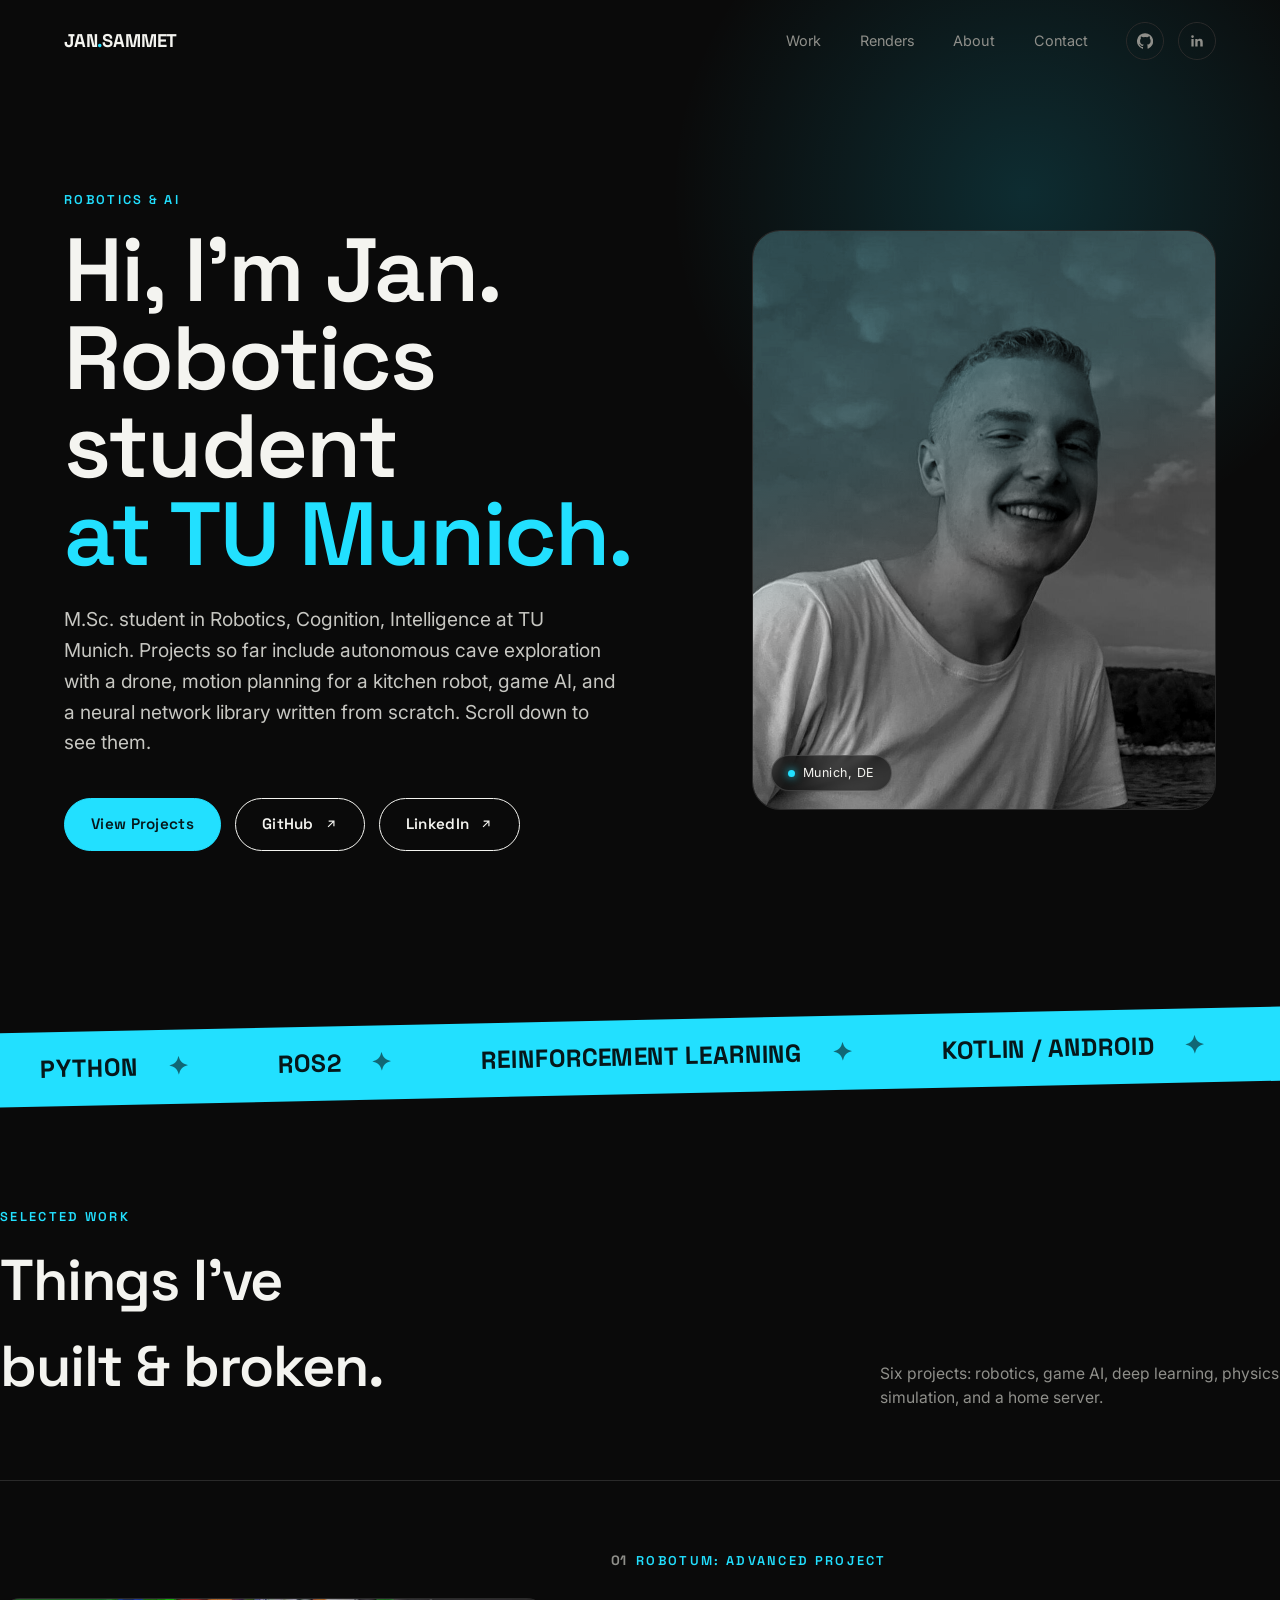
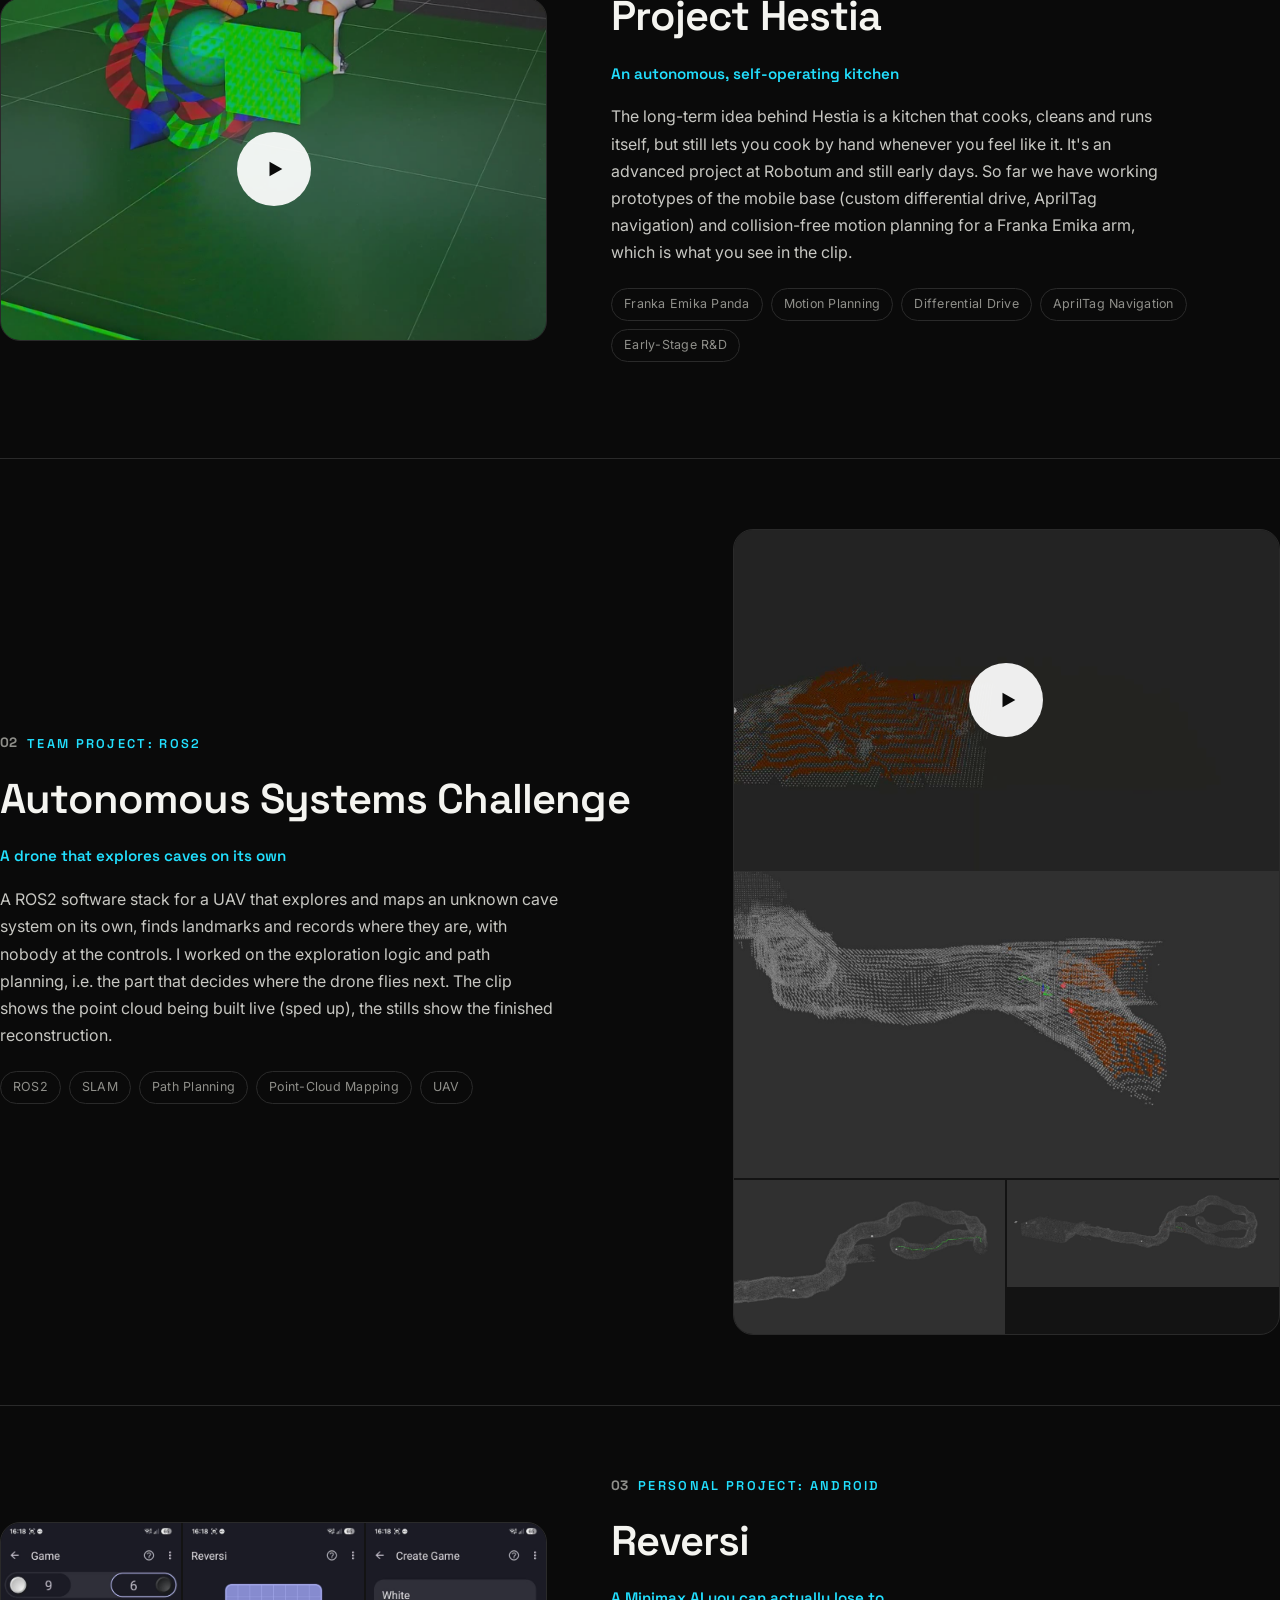
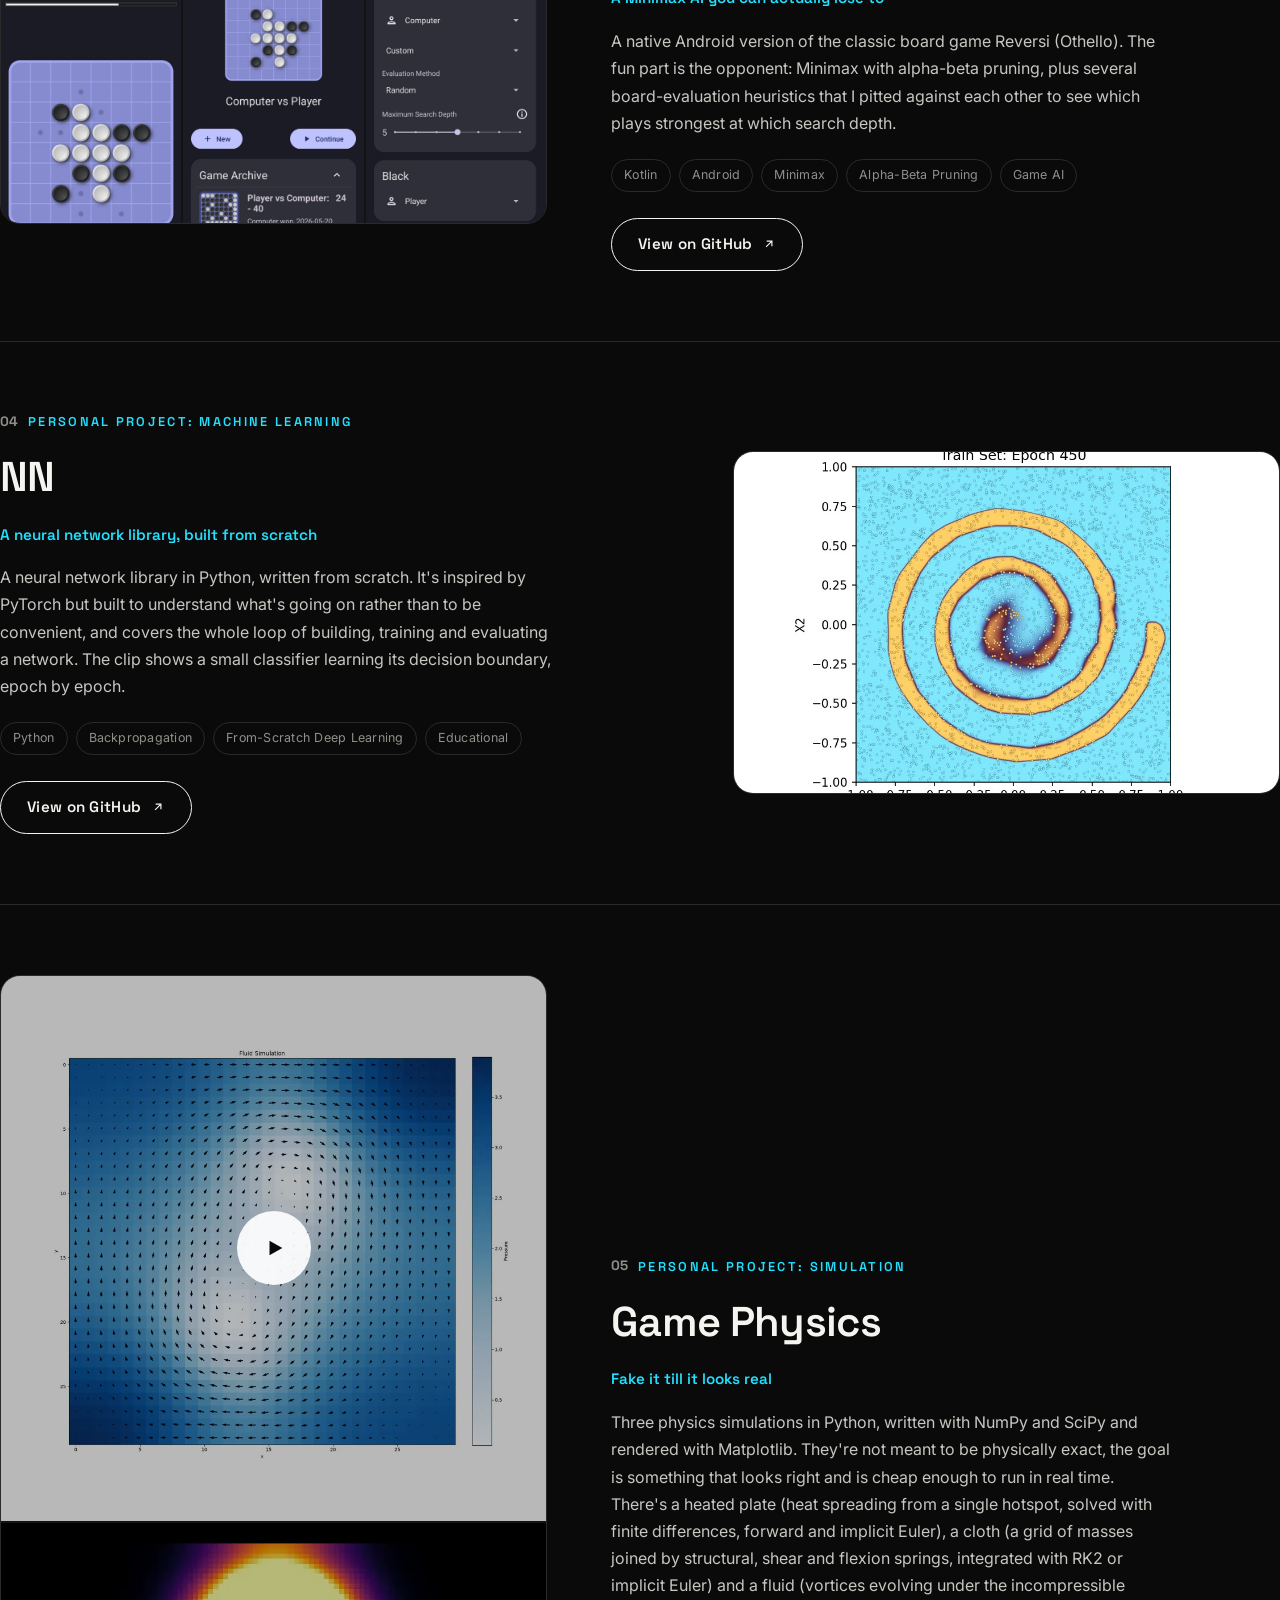
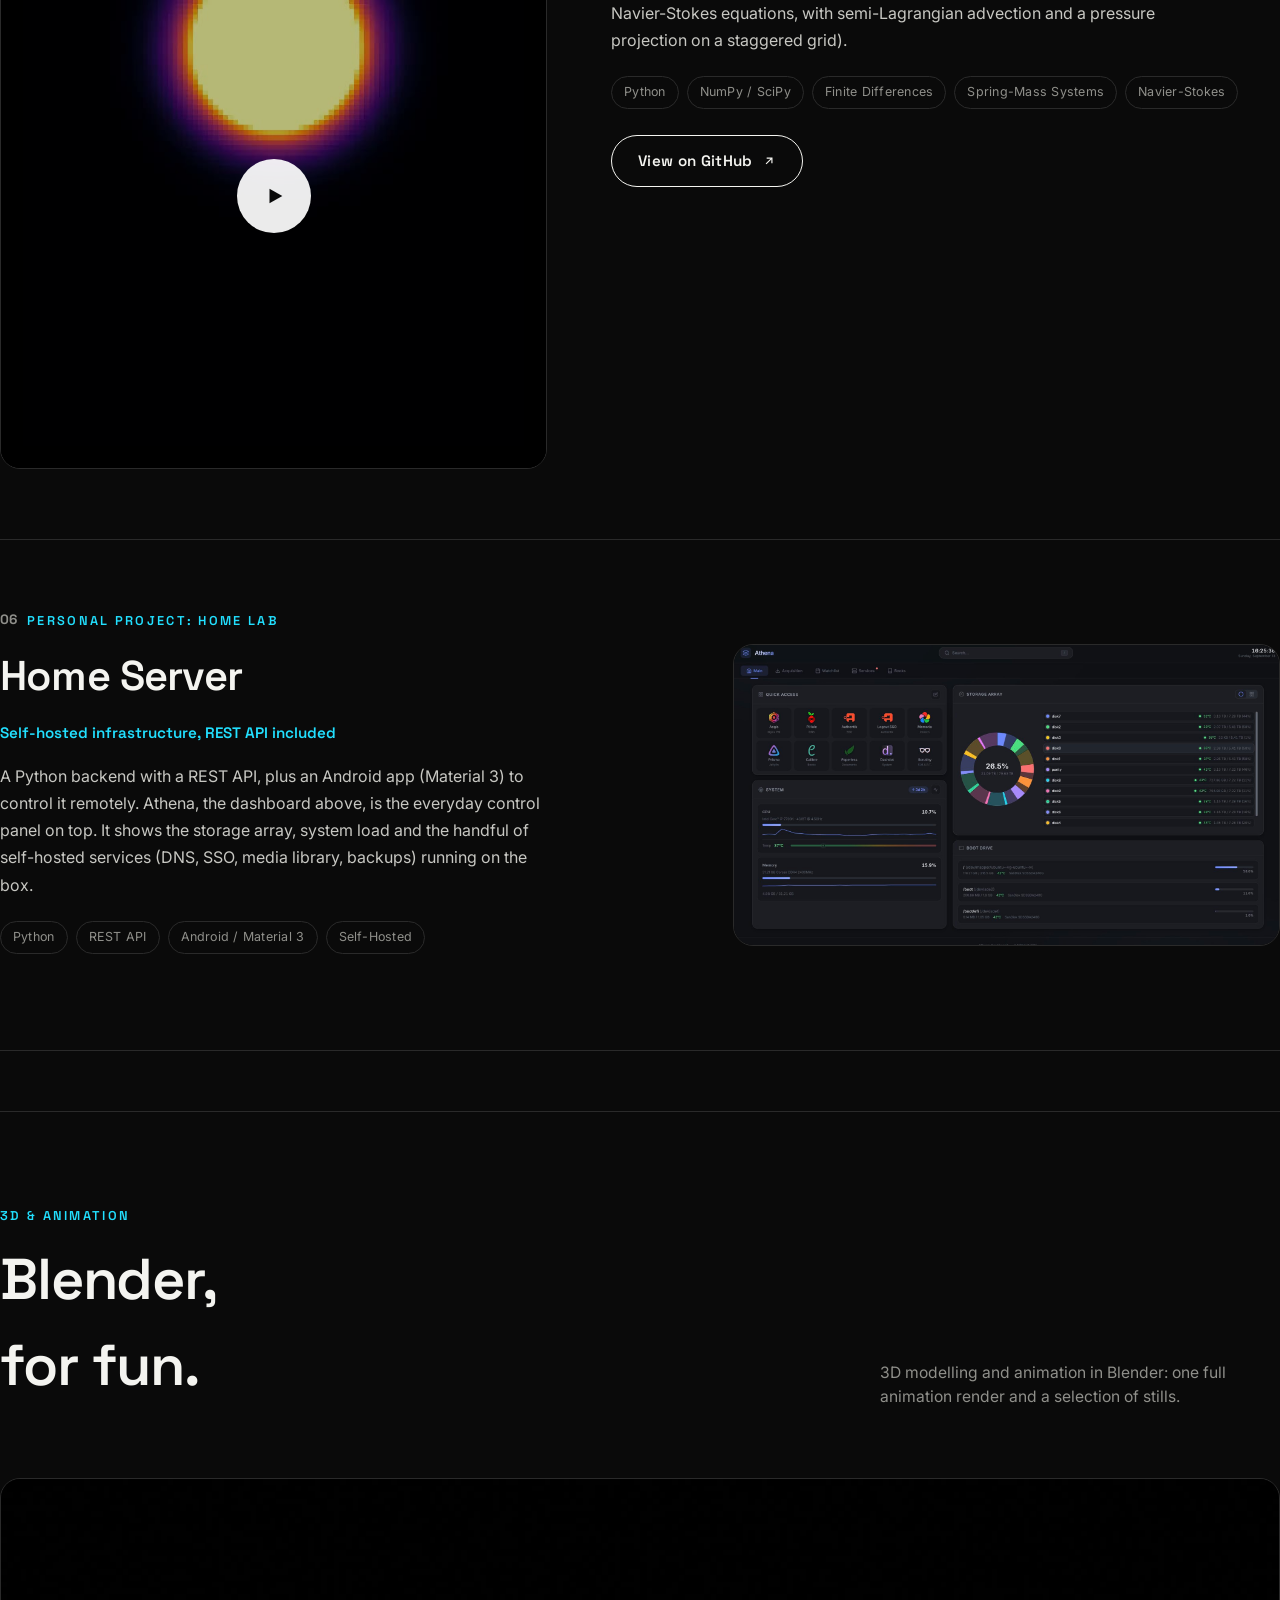
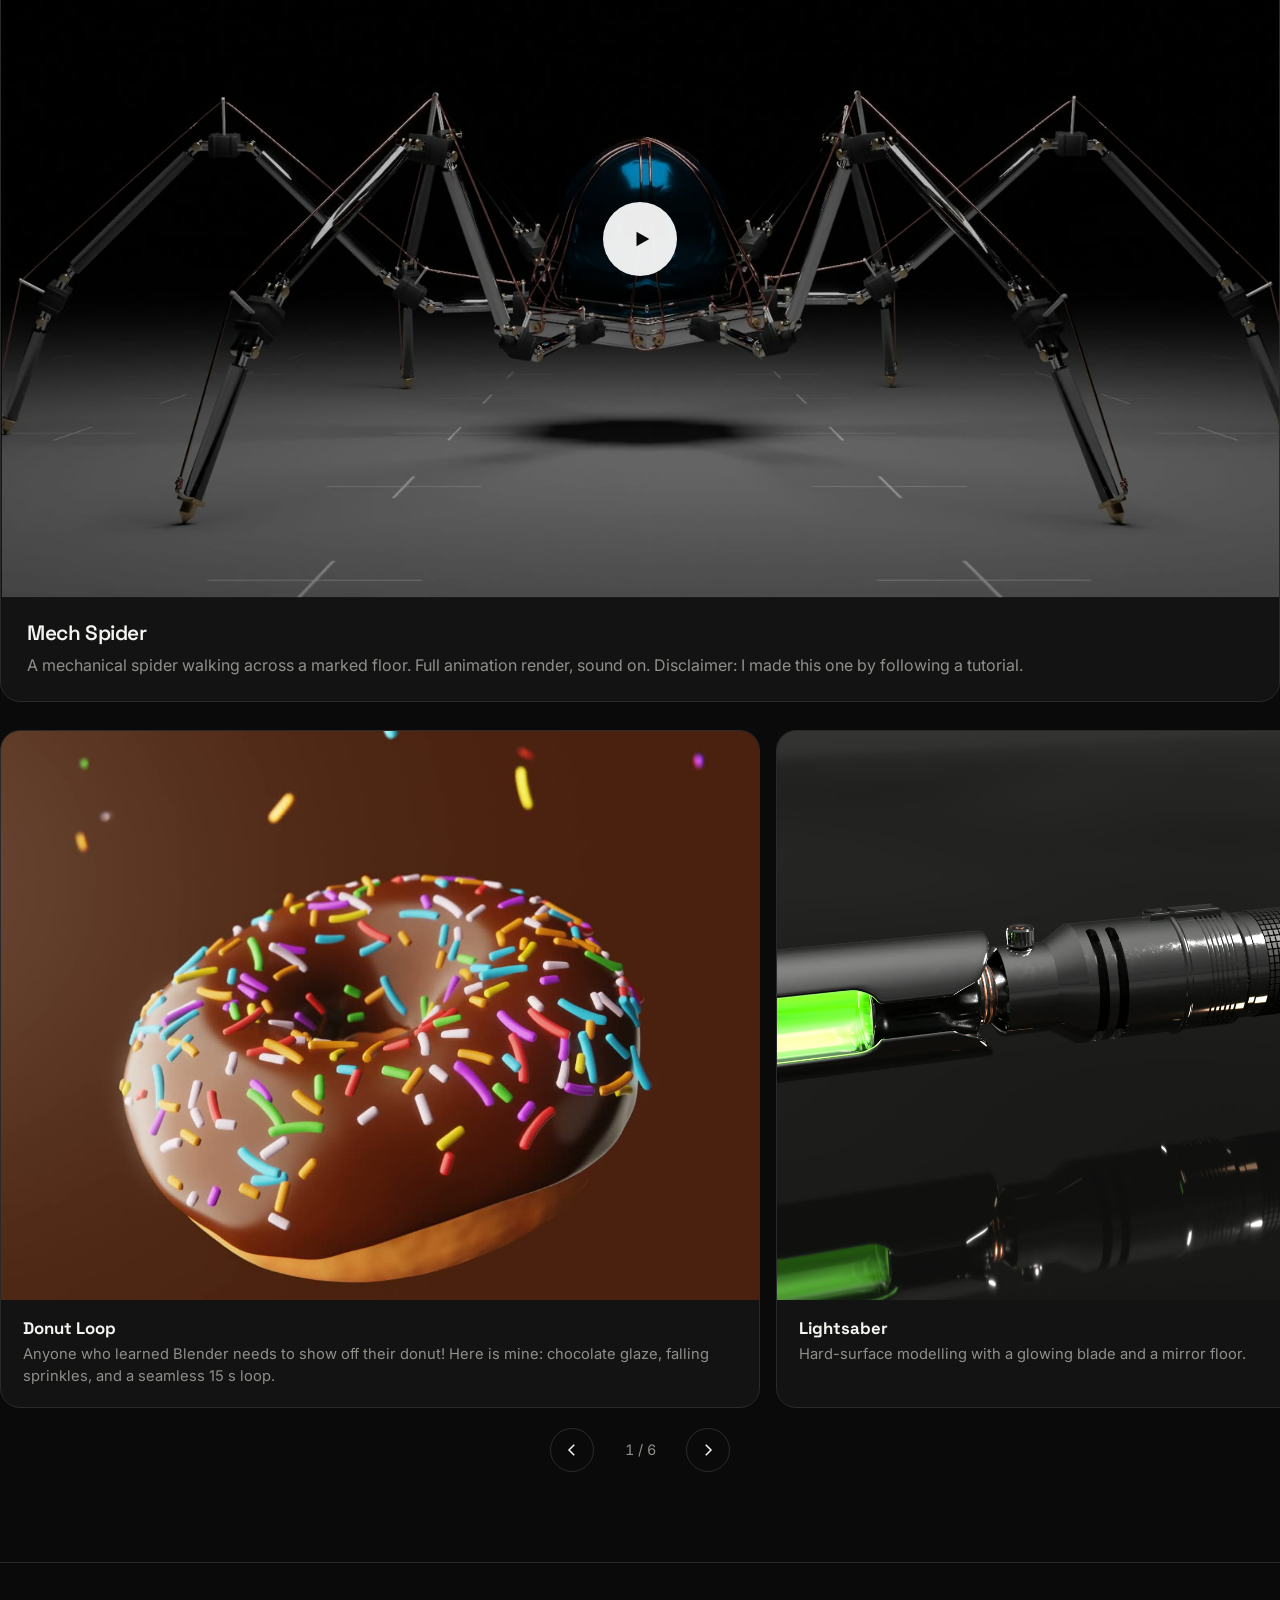
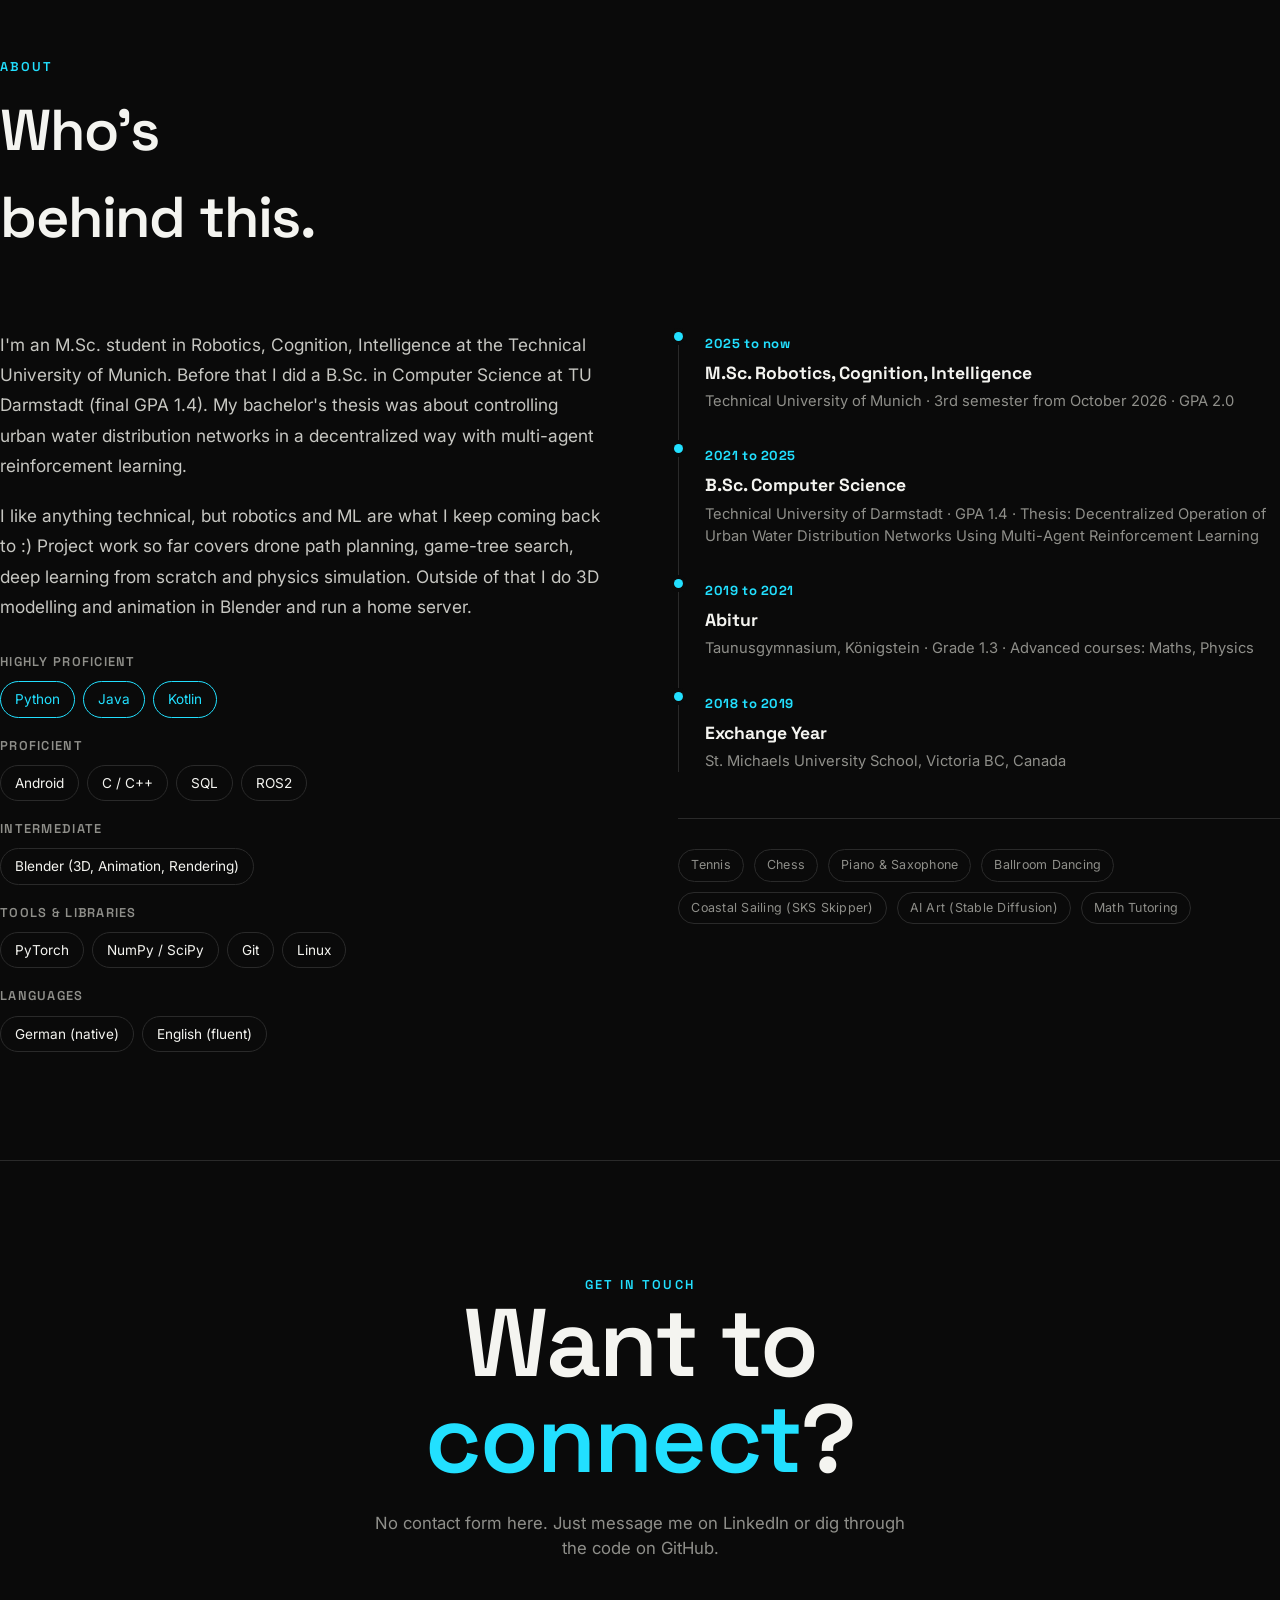
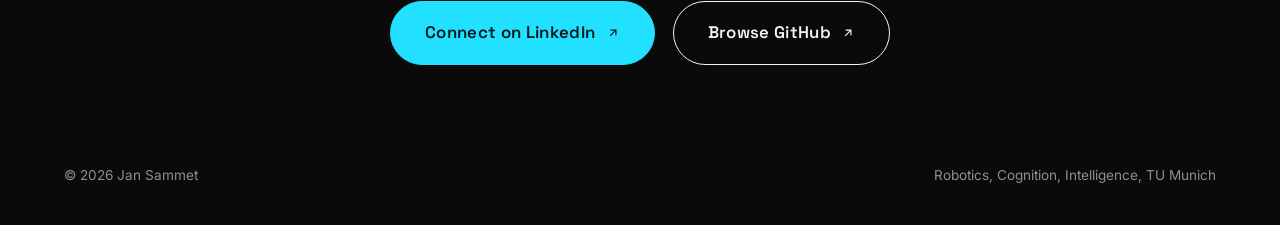
<file: index.html>
<!DOCTYPE html>
<html lang="en">
<head>
<meta charset="UTF-8">
<meta name="viewport" content="width=device-width, initial-scale=1.0">
<title>Jan Sammet | Robotics &amp; AI</title>
<meta name="description" content="Jan Sammet, M.Sc. Robotics, Cognition, Intelligence student at TU Munich. Robotics, machine learning, and full-stack projects.">
<link rel="icon" href="data:image/svg+xml,%3Csvg xmlns='http://www.w3.org/2000/svg' viewBox='0 0 64 64'%3E%3Crect width='64' height='64' rx='14' fill='%230a0a0a'/%3E%3Ctext x='32' y='43' font-family='Arial, sans-serif' font-size='26' font-weight='700' fill='%2322e0ff' text-anchor='middle'%3EJS%3C/text%3E%3C/svg%3E">
<link rel="preconnect" href="https://fonts.googleapis.com">
<link rel="preconnect" href="https://fonts.gstatic.com" crossorigin>
<link href="https://fonts.googleapis.com/css2?family=Space+Grotesk:wght@500;600;700&family=Inter:wght@400;500;600&display=swap" rel="stylesheet">
<link rel="stylesheet" href="assets/css/style.css">
</head>
<body>

<header>
  <div class="container nav-row">
    <a href="#top" class="logo">JAN<span>.</span>SAMMET</a>
    <nav class="nav-links">
      <a href="#work">Work</a>
      <a href="#renders">Renders</a>
      <a href="#about">About</a>
      <a href="#contact">Contact</a>
      <div class="nav-icons">
        <a class="icon-btn" href="https://github.com/Crypter44" target="_blank" rel="noopener" aria-label="GitHub">
          <svg viewBox="0 0 24 24" fill="currentColor"><path d="M12 .3a12 12 0 0 0-3.8 23.4c.6.1.8-.3.8-.6v-2.2c-3.3.7-4-1.6-4-1.6-.6-1.4-1.4-1.8-1.4-1.8-1.1-.8.1-.8.1-.8 1.2.1 1.9 1.3 1.9 1.3 1.1 1.9 2.9 1.3 3.6 1 .1-.8.4-1.3.8-1.6-2.7-.3-5.4-1.3-5.4-5.9 0-1.3.5-2.4 1.3-3.2-.1-.3-.6-1.6.1-3.2 0 0 1-.3 3.4 1.2a11.5 11.5 0 0 1 6.2 0c2.4-1.6 3.4-1.2 3.4-1.2.7 1.6.2 2.9.1 3.2.8.8 1.3 1.9 1.3 3.2 0 4.6-2.7 5.6-5.4 5.9.4.4.8 1.1.8 2.2v3.3c0 .3.2.7.8.6A12 12 0 0 0 12 .3Z"/></svg>
        </a>
        <a class="icon-btn" href="https://www.linkedin.com/in/jan-sammet-13031b356" target="_blank" rel="noopener" aria-label="LinkedIn">
          <svg viewBox="0 0 24 24" fill="currentColor"><path d="M20.4 20.4h-3.5v-5.6c0-1.3 0-3-1.9-3s-2.1 1.4-2.1 2.9v5.7H9.4V9h3.4v1.6h.1c.5-.9 1.6-1.9 3.4-1.9 3.6 0 4.3 2.4 4.3 5.5v6.2ZM5.3 7.4a2 2 0 1 1 0-4 2 2 0 0 1 0 4ZM7 20.4H3.6V9H7v11.4Z"/></svg>
        </a>
      </div>
    </nav>
    <button class="burger" aria-label="Menu"><span></span></button>
  </div>
</header>

<div class="mobile-panel">
  <a href="#work">Work</a>
  <a href="#renders">Renders</a>
  <a href="#about">About</a>
  <a href="#contact">Contact</a>
  <div class="mobile-icons">
    <a class="icon-btn" href="https://github.com/Crypter44" target="_blank" rel="noopener" aria-label="GitHub">
      <svg viewBox="0 0 24 24" fill="currentColor"><path d="M12 .3a12 12 0 0 0-3.8 23.4c.6.1.8-.3.8-.6v-2.2c-3.3.7-4-1.6-4-1.6-.6-1.4-1.4-1.8-1.4-1.8-1.1-.8.1-.8.1-.8 1.2.1 1.9 1.3 1.9 1.3 1.1 1.9 2.9 1.3 3.6 1 .1-.8.4-1.3.8-1.6-2.7-.3-5.4-1.3-5.4-5.9 0-1.3.5-2.4 1.3-3.2-.1-.3-.6-1.6.1-3.2 0 0 1-.3 3.4 1.2a11.5 11.5 0 0 1 6.2 0c2.4-1.6 3.4-1.2 3.4-1.2.7 1.6.2 2.9.1 3.2.8.8 1.3 1.9 1.3 3.2 0 4.6-2.7 5.6-5.4 5.9.4.4.8 1.1.8 2.2v3.3c0 .3.2.7.8.6A12 12 0 0 0 12 .3Z"/></svg>
    </a>
    <a class="icon-btn" href="https://www.linkedin.com/in/jan-sammet-13031b356" target="_blank" rel="noopener" aria-label="LinkedIn">
      <svg viewBox="0 0 24 24" fill="currentColor"><path d="M20.4 20.4h-3.5v-5.6c0-1.3 0-3-1.9-3s-2.1 1.4-2.1 2.9v5.7H9.4V9h3.4v1.6h.1c.5-.9 1.6-1.9 3.4-1.9 3.6 0 4.3 2.4 4.3 5.5v6.2ZM5.3 7.4a2 2 0 1 1 0-4 2 2 0 0 1 0 4ZM7 20.4H3.6V9H7v11.4Z"/></svg>
    </a>
  </div>
</div>

<main id="top">

  <!-- HERO -->
  <section class="hero">
    <div class="container hero-grid">
      <div class="hero-copy" data-reveal>
        <span class="eyebrow">Robotics &amp; AI</span>
        <h1>Hi, I'm Jan.<br>Robotics student<br><em>at TU Munich.</em></h1>
        <p class="hero-sub">M.Sc. student in Robotics, Cognition, Intelligence at TU Munich. Projects so far include autonomous cave exploration with a drone, motion planning for a kitchen robot, game AI, and a neural network library written from scratch. Scroll down to see them.</p>
        <div class="hero-ctas">
          <a href="#work" class="btn primary">View Projects</a>
          <a href="https://github.com/Crypter44" target="_blank" rel="noopener" class="btn">
            GitHub
            <svg viewBox="0 0 24 24" fill="none" stroke="currentColor" stroke-width="2"><path d="M7 17 17 7M8 7h9v9"/></svg>
          </a>
          <a href="https://www.linkedin.com/in/jan-sammet-13031b356" target="_blank" rel="noopener" class="btn">
            LinkedIn
            <svg viewBox="0 0 24 24" fill="none" stroke="currentColor" stroke-width="2"><path d="M7 17 17 7M8 7h9v9"/></svg>
          </a>
        </div>
      </div>
      <div class="hero-photo-wrap" data-reveal>
        <img src="assets/img/profile.jpg" alt="Portrait of Jan Sammet">
        <div class="hero-photo-tag"><span class="dot"></span> Munich, DE</div>
      </div>
    </div>
  </section>

  <!-- MARQUEE -->
  <div class="marquee-wrap">
    <div class="marquee-track">
      <span>
        <span>Python</span><span>ROS2</span><span>Reinforcement Learning</span><span>Kotlin / Android</span>
        <span>C / C++</span><span>SLAM &amp; Path Planning</span><span>REST APIs</span><span>Motion Planning</span><span>Physics Simulation</span><span>Blender</span><span>3D Modelling &amp; Animation</span>
        <span>Python</span><span>ROS2</span><span>Reinforcement Learning</span><span>Kotlin / Android</span>
        <span>C / C++</span><span>SLAM &amp; Path Planning</span><span>REST APIs</span><span>Motion Planning</span><span>Physics Simulation</span><span>Blender</span><span>3D Modelling &amp; Animation</span>
      </span>
    </div>
  </div>

  <!-- PROJECTS -->
  <section class="projects container" id="work">
    <div class="section-head" data-reveal>
      <div>
        <span class="eyebrow">Selected Work</span>
        <h2>Things I've<br>built &amp; broken.</h2>
      </div>
      <p>Six projects: robotics, game AI, deep learning, physics simulation, and a home server.</p>
    </div>

    <!-- 01 Hestia -->
    <article class="project" data-reveal>
      <div class="project-media">
        <div class="video-frame">
          <video poster="assets/img/poster-hestia.jpg" preload="none" muted playsinline>
            <source src="assets/video/robotum-hestia.mp4" type="video/mp4">
          </video>
          <div class="play-btn"><div class="circle"><svg viewBox="0 0 24 24"><polygon points="6,4 20,12 6,20"/></svg></div></div>
        </div>
      </div>
      <div class="project-body">
        <div class="eyebrow-row"><span class="index-num">01</span><span class="eyebrow">Robotum: Advanced Project</span></div>
        <h3>Project Hestia</h3>
        <p class="project-sub">An autonomous, self-operating kitchen</p>
        <p class="project-desc">The long-term idea behind Hestia is a kitchen that cooks, cleans and runs itself, but still lets you cook by hand whenever you feel like it. It's an advanced project at Robotum and still early days. So far we have working prototypes of the mobile base (custom differential drive, AprilTag navigation) and collision-free motion planning for a Franka Emika arm, which is what you see in the clip.</p>
        <div class="tag-row">
          <span class="tag">Franka Emika Panda</span>
          <span class="tag">Motion Planning</span>
          <span class="tag">Differential Drive</span>
          <span class="tag">AprilTag Navigation</span>
          <span class="tag">Early-Stage R&amp;D</span>
        </div>
      </div>
    </article>

    <!-- 02 Autonomous Systems Challenge -->
    <article class="project reverse" data-reveal>
      <div class="project-media">
        <div class="video-frame">
          <video poster="assets/img/poster-asc.jpg" preload="none" muted playsinline>
            <source src="assets/video/autonomous-systems-challenge.mp4" type="video/mp4">
          </video>
          <div class="play-btn"><div class="circle"><svg viewBox="0 0 24 24"><polygon points="6,4 20,12 6,20"/></svg></div></div>
        </div>
        <div class="gallery gallery-hero">
          <img src="assets/img/asc-01.jpg" alt="Point-cloud map of the explored cave system" loading="lazy">
          <img src="assets/img/asc-02.jpg" alt="SLAM point cloud showing the drone's flight path" loading="lazy">
          <img src="assets/img/asc-03.jpg" alt="Full cave system reconstruction from the drone's mapping run" loading="lazy">
        </div>
      </div>
      <div class="project-body">
        <div class="eyebrow-row"><span class="index-num">02</span><span class="eyebrow">Team Project: ROS2</span></div>
        <h3>Autonomous Systems Challenge</h3>
        <p class="project-sub">A drone that explores caves on its own</p>
        <p class="project-desc">A ROS2 software stack for a UAV that explores and maps an unknown cave system on its own, finds landmarks and records where they are, with nobody at the controls. I worked on the exploration logic and path planning, i.e. the part that decides where the drone flies next. The clip shows the point cloud being built live (sped up), the stills show the finished reconstruction.</p>
        <div class="tag-row">
          <span class="tag">ROS2</span>
          <span class="tag">SLAM</span>
          <span class="tag">Path Planning</span>
          <span class="tag">Point-Cloud Mapping</span>
          <span class="tag">UAV</span>
        </div>
      </div>
    </article>

    <!-- 03 Reversi -->
    <article class="project" data-reveal>
      <div class="project-media">
        <div class="gallery gallery-portrait">
          <img src="assets/img/reversi-02.jpg" alt="Reversi mid-game board with a 9-6 score" loading="lazy">
          <img src="assets/img/reversi-01.jpg" alt="Reversi home screen with game archive" loading="lazy">
          <img src="assets/img/reversi-03.jpg" alt="Reversi new-game setup with Minimax search depth slider" loading="lazy">
        </div>
      </div>
      <div class="project-body">
        <div class="eyebrow-row"><span class="index-num">03</span><span class="eyebrow">Personal Project: Android</span></div>
        <h3>Reversi</h3>
        <p class="project-sub">A Minimax AI you can actually lose to</p>
        <p class="project-desc">A native Android version of the classic board game Reversi (Othello). The fun part is the opponent: Minimax with alpha-beta pruning, plus several board-evaluation heuristics that I pitted against each other to see which plays strongest at which search depth.</p>
        <div class="tag-row">
          <span class="tag">Kotlin</span>
          <span class="tag">Android</span>
          <span class="tag">Minimax</span>
          <span class="tag">Alpha-Beta Pruning</span>
          <span class="tag">Game AI</span>
        </div>
        <div class="project-links">
          <a class="btn" href="https://github.com/Crypter44/Reversi" target="_blank" rel="noopener">
            View on GitHub
            <svg viewBox="0 0 24 24" fill="none" stroke="currentColor" stroke-width="2"><path d="M7 17 17 7M8 7h9v9"/></svg>
          </a>
        </div>
      </div>
    </article>

    <!-- 04 NN -->
    <article class="project reverse" data-reveal>
      <div class="project-media">
        <div class="video-frame">
          <video autoplay muted loop playsinline preload="auto" poster="assets/img/poster-nn.jpg">
            <source src="assets/video/nn-decision-boundary.mp4" type="video/mp4">
          </video>
        </div>
      </div>
      <div class="project-body">
        <div class="eyebrow-row"><span class="index-num">04</span><span class="eyebrow">Personal Project: Machine Learning</span></div>
        <h3>NN</h3>
        <p class="project-sub">A neural network library, built from scratch</p>
        <p class="project-desc">A neural network library in Python, written from scratch. It's inspired by PyTorch but built to understand what's going on rather than to be convenient, and covers the whole loop of building, training and evaluating a network. The clip shows a small classifier learning its decision boundary, epoch by epoch.</p>
        <div class="tag-row">
          <span class="tag">Python</span>
          <span class="tag">Backpropagation</span>
          <span class="tag">From-Scratch Deep Learning</span>
          <span class="tag">Educational</span>
        </div>
        <div class="project-links">
          <a class="btn" href="https://github.com/Crypter44/NN" target="_blank" rel="noopener">
            View on GitHub
            <svg viewBox="0 0 24 24" fill="none" stroke="currentColor" stroke-width="2"><path d="M7 17 17 7M8 7h9v9"/></svg>
          </a>
        </div>
      </div>
    </article>

    <!-- 05 Game Physics -->
    <article class="project" data-reveal>
      <div class="project-media">
        <div class="video-frame square">
          <video poster="assets/img/poster-physics-fluid.jpg" preload="none" muted playsinline>
            <source src="assets/video/game-physics-fluid.mp4" type="video/mp4">
          </video>
          <div class="play-btn"><div class="circle"><svg viewBox="0 0 24 24"><polygon points="6,4 20,12 6,20"/></svg></div></div>
        </div>
        <div class="video-frame square">
          <video poster="assets/img/poster-physics-heat.jpg" preload="none" muted playsinline>
            <source src="assets/video/game-physics-heat.mp4" type="video/mp4">
          </video>
          <div class="play-btn"><div class="circle"><svg viewBox="0 0 24 24"><polygon points="6,4 20,12 6,20"/></svg></div></div>
        </div>
      </div>
      <div class="project-body">
        <div class="eyebrow-row"><span class="index-num">05</span><span class="eyebrow">Personal Project: Simulation</span></div>
        <h3>Game Physics</h3>
        <p class="project-sub">Fake it till it looks real</p>
        <p class="project-desc">Three physics simulations in Python, written with NumPy and SciPy and rendered with Matplotlib. They're not meant to be physically exact, the goal is something that looks right and is cheap enough to run in real time. There's a heated plate (heat spreading from a single hotspot, solved with finite differences, forward and implicit Euler), a cloth (a grid of masses joined by structural, shear and flexion springs, integrated with RK2 or implicit Euler) and a fluid (vortices evolving under the incompressible Navier-Stokes equations, with semi-Lagrangian advection and a pressure projection on a staggered grid).</p>
        <div class="tag-row">
          <span class="tag">Python</span>
          <span class="tag">NumPy / SciPy</span>
          <span class="tag">Finite Differences</span>
          <span class="tag">Spring-Mass Systems</span>
          <span class="tag">Navier-Stokes</span>
        </div>
        <div class="project-links">
          <a class="btn" href="https://github.com/Crypter44/game-physics" target="_blank" rel="noopener">
            View on GitHub
            <svg viewBox="0 0 24 24" fill="none" stroke="currentColor" stroke-width="2"><path d="M7 17 17 7M8 7h9v9"/></svg>
          </a>
        </div>
      </div>
    </article>

    <!-- 06 Home Server -->
    <article class="project reverse" data-reveal>
      <div class="project-media">
        <img class="single" src="assets/img/homeserver-01.jpg" alt="Athena self-hosted dashboard showing storage array, CPU, memory, and services" loading="lazy">
      </div>
      <div class="project-body">
        <div class="eyebrow-row"><span class="index-num">06</span><span class="eyebrow">Personal Project: Home Lab</span></div>
        <h3>Home Server</h3>
        <p class="project-sub">Self-hosted infrastructure, REST API included</p>
        <p class="project-desc">A Python backend with a REST API, plus an Android app (Material 3) to control it remotely. Athena, the dashboard above, is the everyday control panel on top. It shows the storage array, system load and the handful of self-hosted services (DNS, SSO, media library, backups) running on the box.</p>
        <div class="tag-row">
          <span class="tag">Python</span>
          <span class="tag">REST API</span>
          <span class="tag">Android / Material 3</span>
          <span class="tag">Self-Hosted</span>
        </div>
      </div>
    </article>

  </section>

  <!-- RENDERS -->
  <section class="renders container" id="renders">
    <div class="section-head" data-reveal>
      <div>
        <span class="eyebrow">3D &amp; Animation</span>
        <h2>Blender,<br>for fun.</h2>
      </div>
      <p>3D modelling and animation in Blender: one full animation render and a selection of stills.</p>
    </div>

    <div class="render-feature" data-reveal>
      <div class="video-frame">
        <video poster="assets/img/poster-mech-spider.jpg" preload="none" playsinline>
          <source src="assets/video/blender-mech-spider.mp4" type="video/mp4">
        </video>
        <div class="play-btn"><div class="circle"><svg viewBox="0 0 24 24"><polygon points="6,4 20,12 6,20"/></svg></div></div>
      </div>
      <div class="render-caption">
        <h3>Mech Spider</h3>
        <p>A mechanical spider walking across a marked floor. Full animation render, sound on. Disclaimer: I made this one by following a tutorial.</p>
      </div>
    </div>

    <div class="carousel" data-reveal>
      <div class="carousel-track">
        <figure class="slide"><video autoplay muted loop playsinline preload="none" poster="assets/img/poster-donut.jpg"><source src="assets/video/blender-donut-loop.mp4" type="video/mp4"></video><figcaption><h4>Donut Loop</h4><p>Anyone who learned Blender needs to show off their donut! Here is mine: chocolate glaze, falling sprinkles, and a seamless 15 s loop.</p></figcaption></figure>
        <figure class="slide"><img src="assets/img/blender-lightsaber.jpg" alt="Green lightsaber on a reflective black surface"><figcaption><h4>Lightsaber</h4><p>Hard-surface modelling with a glowing blade and a mirror floor.</p></figcaption></figure>
        <figure class="slide"><img src="assets/img/blender-drone.jpg" alt="White spherical drone with number 166 and four gun pods"><figcaption><h4>Oblivion Drone</h4><p>Drone 166, a fan recreation of the sentry from the movie Oblivion.</p></figcaption></figure>
        <figure class="slide"><img src="assets/img/blender-orrery.jpg" alt="Glowing sun on an ornate steampunk orbital platform"><figcaption><h4>Steampunk Orrery</h4><p>A glowing sun on an engraved platform, with a small planet on its own orbit rail.</p></figcaption></figure>
        <figure class="slide"><img src="assets/img/blender-earth.jpg" alt="Close-up of the Earth with a glass atmosphere shell"><figcaption><h4>Earth, with Atmosphere</h4><p>Close-up with the atmosphere on: an abstract glass shell filled with gas.</p></figcaption></figure>
        <figure class="slide"><img src="assets/img/blender-earth-close.jpg" alt="Close-up of the Earth without an atmosphere, continents catching the light"><figcaption><h4>Earth, no Atmosphere</h4><p>Another close-up, this time without the atmosphere.</p></figcaption></figure>
      </div>
      <div class="carousel-ui">
        <button class="car-btn" data-dir="-1" aria-label="Previous"><svg viewBox="0 0 24 24" fill="none" stroke="currentColor" stroke-width="2"><path d="M15 5l-7 7 7 7"/></svg></button>
        <span class="car-count">1 / 6</span>
        <button class="car-btn" data-dir="1" aria-label="Next"><svg viewBox="0 0 24 24" fill="none" stroke="currentColor" stroke-width="2"><path d="M9 5l7 7-7 7"/></svg></button>
      </div>
    </div>
  </section>

  <!-- ABOUT -->
  <section class="about container" id="about">
    <div class="section-head" data-reveal>
      <div>
        <span class="eyebrow">About</span>
        <h2>Who's<br>behind this.</h2>
      </div>
    </div>
    <div class="about-grid">
      <div class="about-bio" data-reveal>
        <p>I'm an M.Sc. student in Robotics, Cognition, Intelligence at the Technical University of Munich. Before that I did a B.Sc. in Computer Science at TU Darmstadt (final GPA 1.4). My bachelor's thesis was about controlling urban water distribution networks in a decentralized way with multi-agent reinforcement learning.</p>
        <p>I like anything technical, but robotics and ML are what I keep coming back to :) Project work so far covers drone path planning, game-tree search, deep learning from scratch and physics simulation. Outside of that I do 3D modelling and animation in Blender and run a home server.</p>
        <div class="skill-groups">
          <div class="skill-group">
            <h4>Highly Proficient</h4>
            <div class="chip-row">
              <span class="chip strong">Python</span>
              <span class="chip strong">Java</span>
              <span class="chip strong">Kotlin</span>
            </div>
          </div>
          <div class="skill-group">
            <h4>Proficient</h4>
            <div class="chip-row">
              <span class="chip">Android</span>
              <span class="chip">C / C++</span>
              <span class="chip">SQL</span>
              <span class="chip">ROS2</span>
            </div>
          </div>
          <div class="skill-group">
            <h4>Intermediate</h4>
            <div class="chip-row">
              <span class="chip">Blender (3D, Animation, Rendering)</span>
            </div>
          </div>
          <div class="skill-group">
            <h4>Tools &amp; Libraries</h4>
            <div class="chip-row">
              <span class="chip">PyTorch</span>
              <span class="chip">NumPy / SciPy</span>
              <span class="chip">Git</span>
              <span class="chip">Linux</span>
            </div>
          </div>
          <div class="skill-group">
            <h4>Languages</h4>
            <div class="chip-row">
              <span class="chip">German (native)</span>
              <span class="chip">English (fluent)</span>
            </div>
          </div>
        </div>
      </div>
      <div data-reveal>
        <ul class="timeline">
          <li>
            <span class="t-year">2025 to now</span>
            <h4>M.Sc. Robotics, Cognition, Intelligence</h4>
            <p>Technical University of Munich · 3rd semester from October 2026 · GPA 2.0</p>
          </li>
          <li>
            <span class="t-year">2021 to 2025</span>
            <h4>B.Sc. Computer Science</h4>
            <p>Technical University of Darmstadt · GPA 1.4 · Thesis: Decentralized Operation of Urban Water Distribution Networks Using Multi-Agent Reinforcement Learning</p>
          </li>
          <li>
            <span class="t-year">2019 to 2021</span>
            <h4>Abitur</h4>
            <p>Taunusgymnasium, Königstein · Grade 1.3 · Advanced courses: Maths, Physics</p>
          </li>
          <li>
            <span class="t-year">2018 to 2019</span>
            <h4>Exchange Year</h4>
            <p>St. Michaels University School, Victoria BC, Canada</p>
          </li>
        </ul>
        <div class="hobbies-row">
          <span class="tag">Tennis</span>
          <span class="tag">Chess</span>
          <span class="tag">Piano &amp; Saxophone</span>
          <span class="tag">Ballroom Dancing</span>
          <span class="tag">Coastal Sailing (SKS Skipper)</span>
          <span class="tag">AI Art (Stable Diffusion)</span>
          <span class="tag">Math Tutoring</span>
        </div>
      </div>
    </div>
  </section>

  <!-- CONTACT -->
  <section class="contact container" id="contact">
    <div data-reveal>
      <span class="eyebrow">Get in touch</span>
      <h2>Want to<br><em>connect</em>?</h2>
      <p>No contact form here. Just message me on LinkedIn or dig through the code on GitHub.</p>
      <div class="contact-ctas">
        <a class="btn primary" href="https://www.linkedin.com/in/jan-sammet-13031b356" target="_blank" rel="noopener">
          Connect on LinkedIn
          <svg viewBox="0 0 24 24" fill="none" stroke="currentColor" stroke-width="2"><path d="M7 17 17 7M8 7h9v9"/></svg>
        </a>
        <a class="btn" href="https://github.com/Crypter44" target="_blank" rel="noopener">
          Browse GitHub
          <svg viewBox="0 0 24 24" fill="none" stroke="currentColor" stroke-width="2"><path d="M7 17 17 7M8 7h9v9"/></svg>
        </a>
      </div>
    </div>
  </section>

  <footer class="container">
    <span>© 2026 Jan Sammet</span>
    <span>Robotics, Cognition, Intelligence, TU Munich</span>
  </footer>

</main>

<script src="assets/js/main.js"></script>
</body>
</html>
</file>
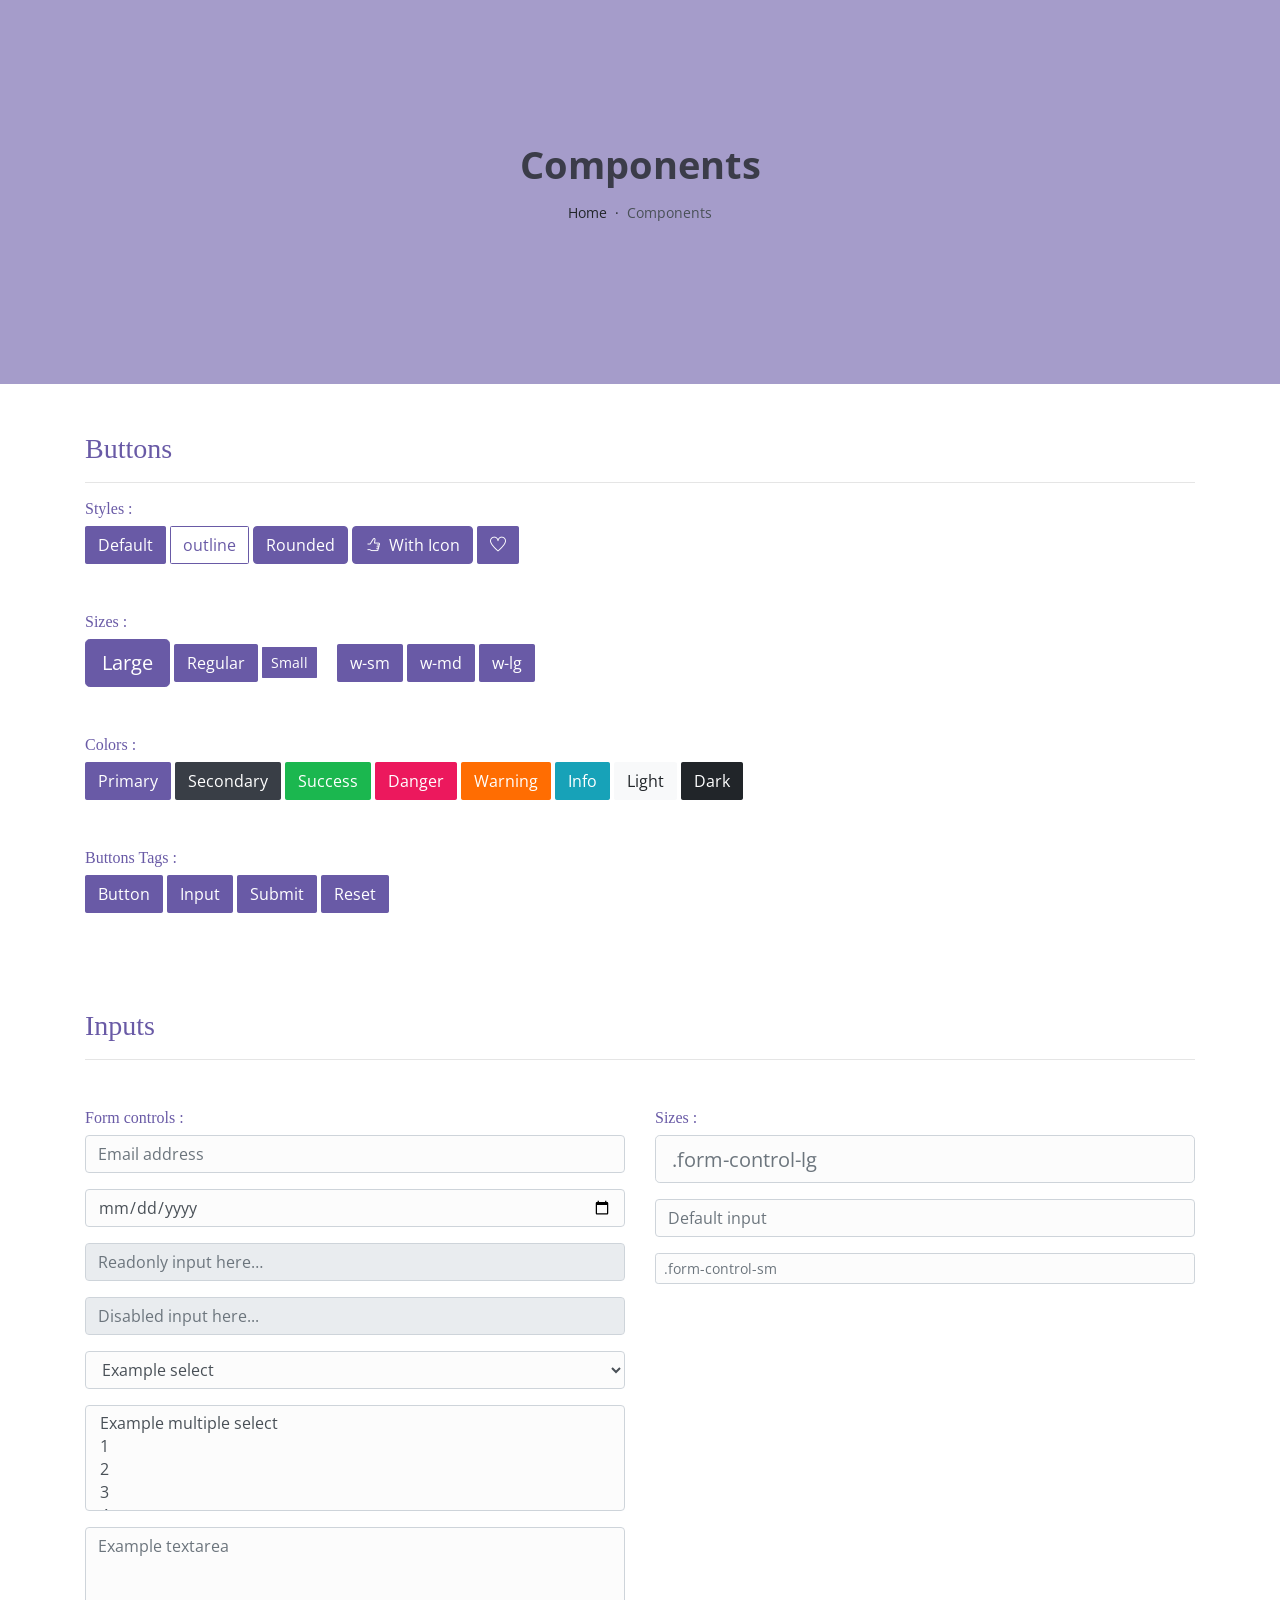
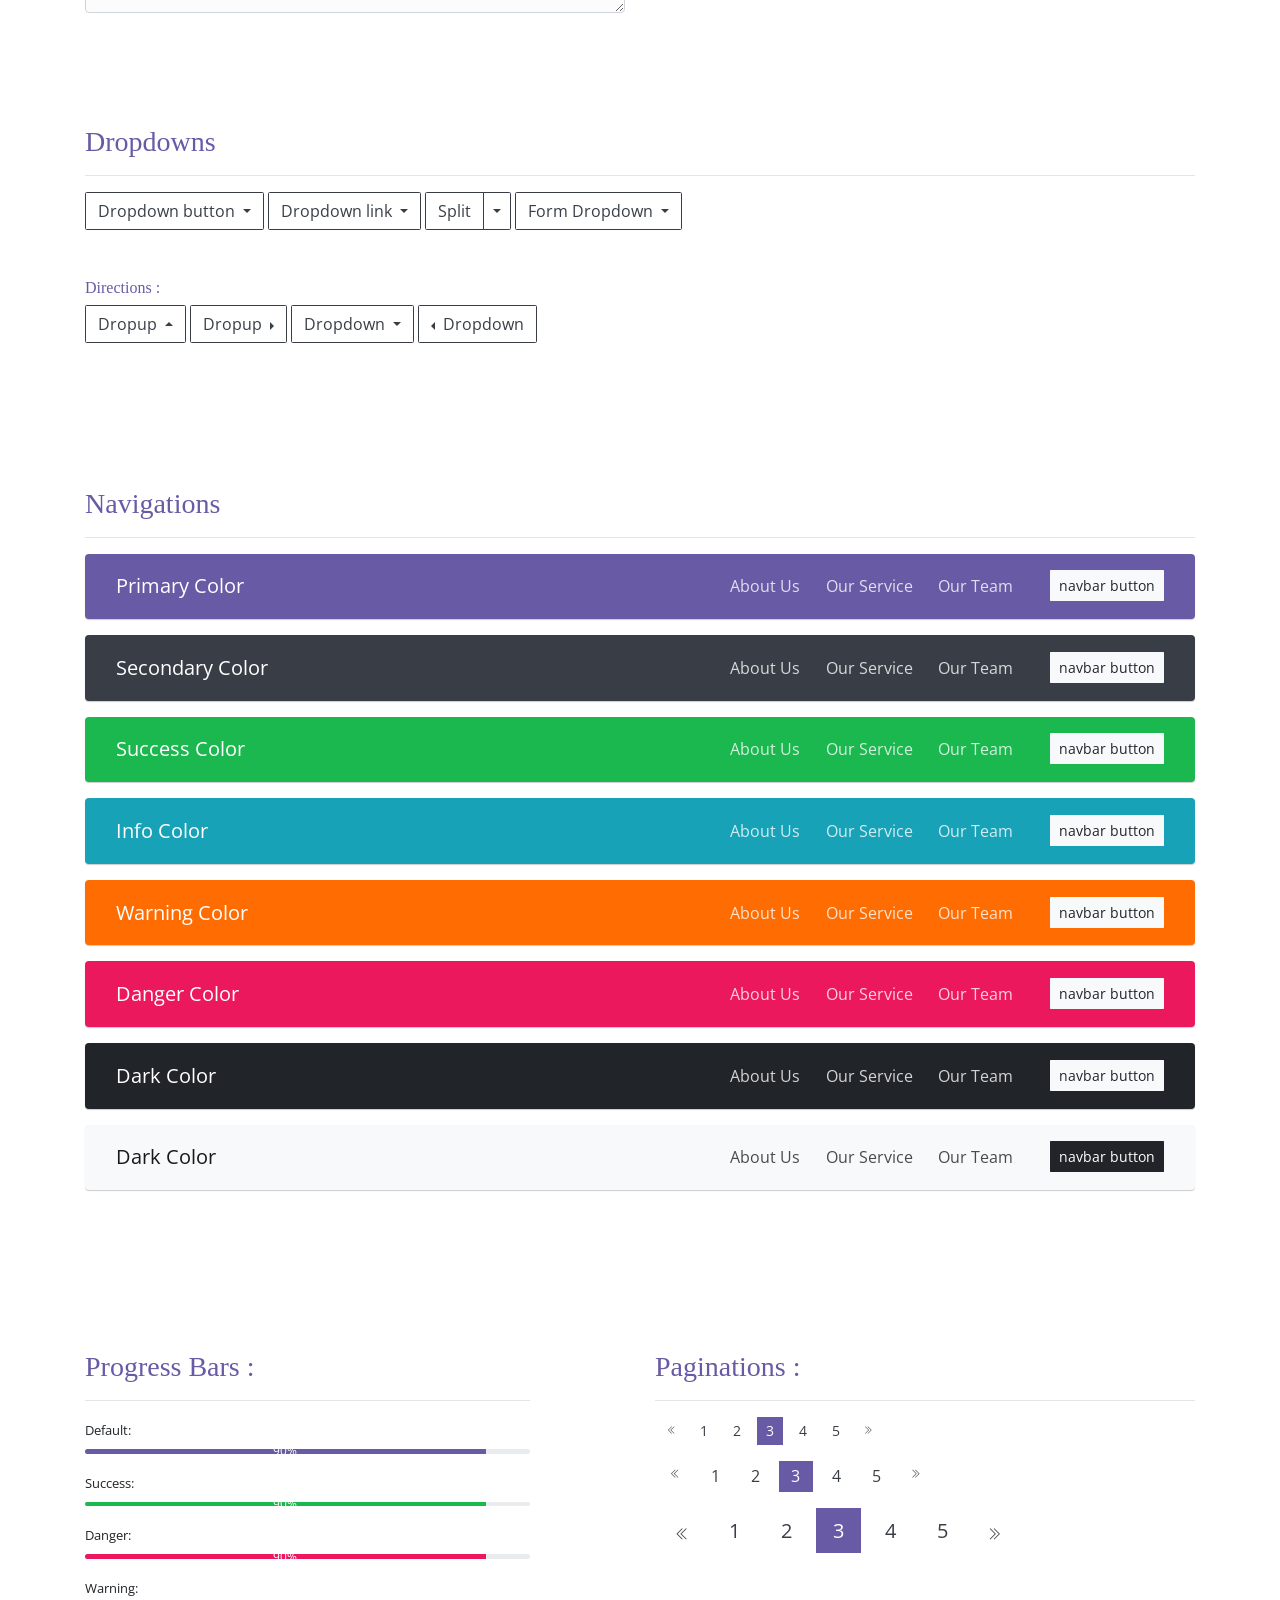
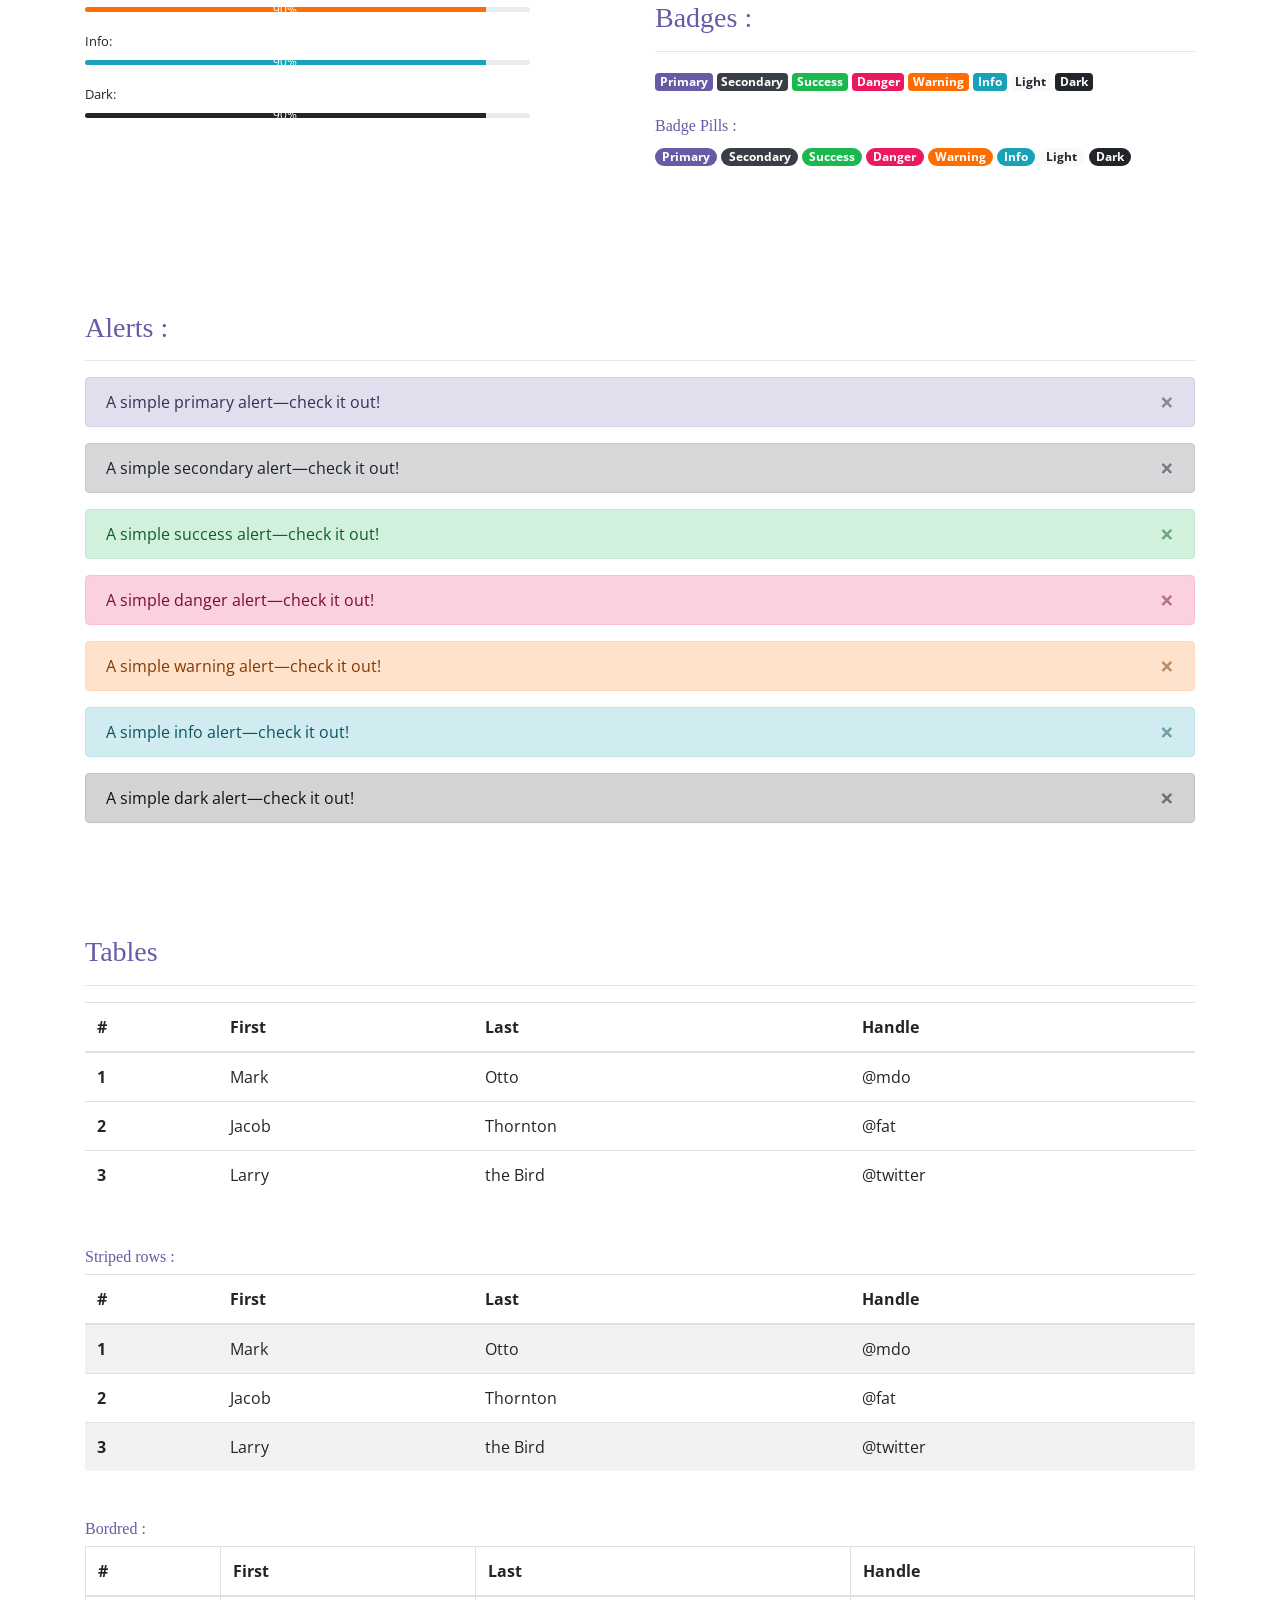
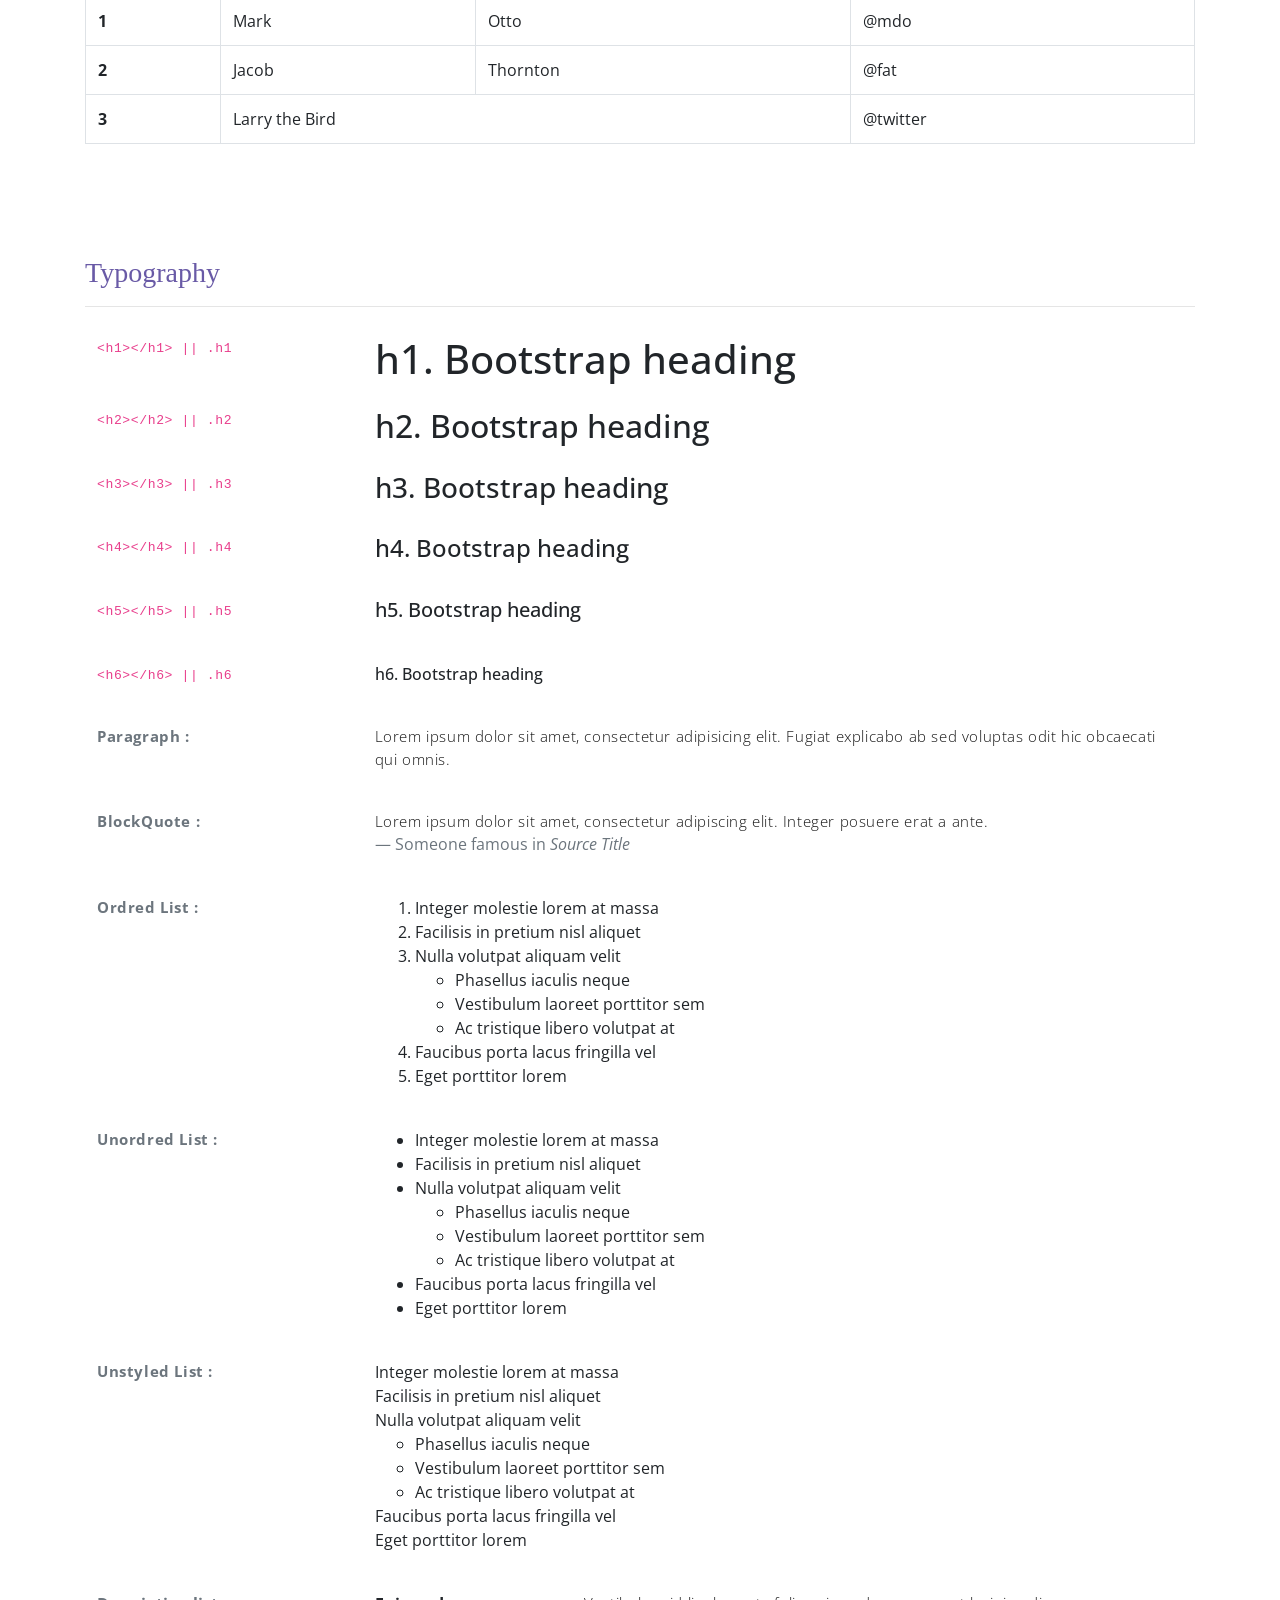
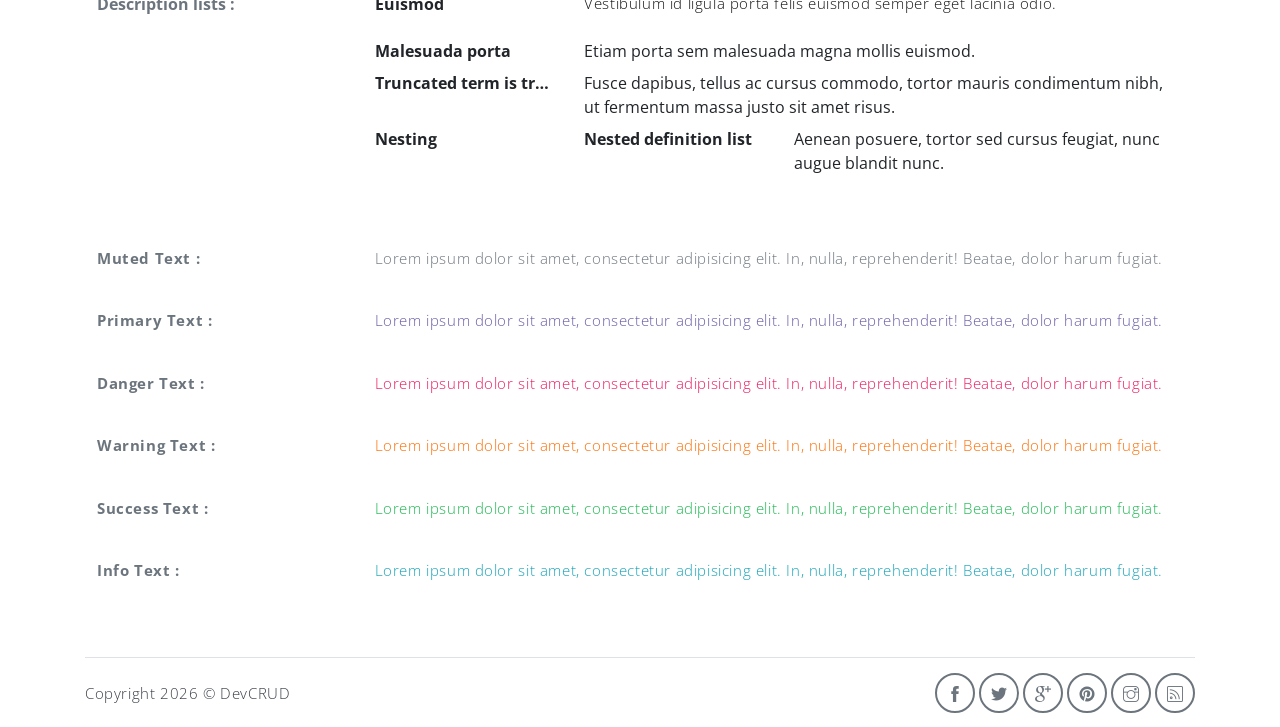
<file: components.html>
<!DOCTYPE html>
<html lang="en">
<head>
   <meta charset="utf-8">
   <meta name="viewport" content="width=device-width, initial-scale=1, shrink-to-fit=no">
   <meta name="description" content="Start your development with Meyawo landing page.">
   <meta name="author" content="Devcrud">
   <title>Meyawo Landing page | Components</title>
   <!-- font icons -->
   <link rel="stylesheet" href="assets/vendors/themify-icons/css/themify-icons.css">
   <!-- Bootstrap + Steller  -->
   <link rel="stylesheet" href="assets/css/meyawo.css">
</head>
<body>

   <!-- Page Header -->
   <header class="header header-mini"> 
      <div class="header-title">Components</div> 
      <nav aria-label="breadcrumb">
         <ol class="breadcrumb">
            <li class="breadcrumb-item"><a href="/">Home</a></li>
            <li class="breadcrumb-item active" aria-current="page">Components</li>
         </ol>
      </nav>
   </header> <!-- End Of Page Header -->

   <!-- main content -->
   <div class="container">

      <!-- Buttons -->
      <h3 class="mt-5">Buttons</h3>
      <hr>
      <h6 class="section-secondary-title">Styles :</h6>
      <button class="btn btn-primary">Default</button>
      <button class="btn btn-outline-primary">outline</button>
      <button class="btn btn-primary rounded">Rounded</button>
      <button class="btn btn-primary rounded"><i class="ti-thumb-up pr-1"></i> With Icon</button>
      <button class="btn btn-primary circle"><i class="ti-heart"></i></button>

      <h6 class="section-secondary-title mt-5">Sizes :</h6>
      <button class="btn btn-primary btn-lg">Large</button>
      <button class="btn btn-primary ">Regular</button>
      <button class="btn btn-primary btn-sm">Small</button>
      <button class="btn btn-primary w-sm ml-3">w-sm</button>
      <button class="btn btn-primary w-md">w-md</button>
      <button class="btn btn-primary w-lg">w-lg</button>

      <h6 class="section-secondary-title mt-5">Colors :</h6>          
      <button type="button" class="btn btn-primary">Primary</button>
      <button type="button" class="btn btn-secondary">Secondary</button>
      <button type="button" class="btn btn-success">Success</button>
      <button type="button" class="btn btn-danger">Danger</button>
      <button type="button" class="btn btn-warning">Warning</button>
      <button type="button" class="btn btn-info">Info</button>
      <button type="button" class="btn btn-light">Light</button>
      <button type="button" class="btn btn-dark">Dark</button>

      <h6 class="section-secondary-title mt-5">Buttons Tags :</h6>
      <button class="btn btn-primary" type="submit">Button</button>
      <input class="btn btn-primary" type="button" value="Input">
      <input class="btn btn-primary" type="submit" value="Submit">
      <input class="btn btn-primary" type="reset" value="Reset">
      
      <!-- devider -->
      <div class="py-5"></div>

      <!-- Inputs -->
      <h3>Inputs</h3>
      <hr>
      <div class="row mt-5">
         <div class="col-md-6">
            <h6 class="section-secondary-title">Form controls :</h6>        
            <div class="form-group">
               <input type="email" class="form-control" id="exampleFormControlInput1" placeholder="Email address">
            </div>
            <div class="form-group">
               <input type="date" class="form-control" id="exampleFormControlInput1" placeholder="Date">
            </div>
            <div class="form-group">
               <input class="form-control" type="text" placeholder="Readonly input here…" readonly>
            </div>
            <div class="form-group">
               <input class="form-control" id="disabledInput" type="text" placeholder="Disabled input here..." disabled>
            </div>
            <div class="form-group">
               <select class="form-control" id="exampleFormControlSelect1">
                  <option>Example select</option>
                  <option>1</option>
                  <option>2</option>
                  <option>3</option>
                  <option>4</option>
                  <option>5</option>
               </select>
            </div>
            <div class="form-group">
               <select multiple class="form-control" id="exampleFormControlSelect2">
                  <option>Example multiple select</option>
                  <option>1</option>
                  <option>2</option>
                  <option>3</option>
                  <option>4</option>
                  <option>5</option>
               </select>
            </div>
            <div class="form-group">
               <textarea class="form-control" id="exampleFormControlTextarea1" rows="3" placeholder="Example textarea"></textarea>
            </div>
         </div>
         <div class="col-md-6">
            <h6 class="section-secondary-title">Sizes :</h6>    
            <div class="form-group">
               <input class="form-control form-control-lg" type="text" placeholder=".form-control-lg">             
            </div>
            <div class="form-group">
               <input class="form-control" type="text" placeholder="Default input">
            </div>
            <div class="form-group">
               <input class="form-control form-control-sm" type="text" placeholder=".form-control-sm"> 
            </div>
         </div>
      </div> <!-- end of inputs -->   

      <!-- devider -->
      <div class="py-5"></div>             

      <!-- Dropdowns -->
      <h3 class="components-section-title font-weight-normal">Dropdowns</h3>
      <hr>
      <div class="dropdown d-inline-block">
         <button class="btn btn-outline-secondary dropdown-toggle" type="button" id="dropdownMenuButton" data-toggle="dropdown" aria-haspopup="true" aria-expanded="false">
         Dropdown button
         </button>
         <div class="dropdown-menu" aria-labelledby="dropdownMenuButton">
         <a class="dropdown-item" href="#">Action</a>
         <a class="dropdown-item" href="#">Another action</a>
         <a class="dropdown-item" href="#">Something else here</a>
         </div>
      </div>
      <div class="dropdown d-inline-block">
         <a class="btn btn-outline-secondary dropdown-toggle" href="#" role="button" id="dropdownMenuLink" data-toggle="dropdown" aria-haspopup="true" aria-expanded="false">
            Dropdown link
         </a>
         <div class="dropdown-menu" aria-labelledby="dropdownMenuLink">
            <a class="dropdown-item" href="#">Action</a>
            <a class="dropdown-item" href="#">Another action</a>
            <a class="dropdown-item" href="#">Something else here</a>
         </div>
      </div>
      <div class="btn-group">
         <button type="button" class="btn btn-outline-secondary">Split</button>
         <button type="button" class="btn btn-outline-secondary dropdown-toggle dropdown-toggle-split" data-toggle="dropdown" aria-haspopup="true" aria-expanded="false">
         <span class="sr-only">Toggle Dropdown</span>
         </button>
         <div class="dropdown-menu">
            <a class="dropdown-item" href="#">Action</a>
            <a class="dropdown-item" href="#">Another action</a>
            <a class="dropdown-item" href="#">Something else here</a>
            <div class="dropdown-divider"></div>
            <a class="dropdown-item" href="#">Separated link</a>
         </div>
      </div>
      <div class="btn-group">
         <button class="btn btn-outline-secondary dropdown-toggle" type="button" id="dropdownMenuButton" data-toggle="dropdown" aria-haspopup="true" aria-expanded="false">
            Form Dropdown
         </button>
         <div class="dropdown-menu form">
            <form class="px-4 py-3">
               <div class="form-group">
                  <input type="email" class="form-control" id="exampleDropdownFormEmail1" placeholder="email@example.com">
               </div>
               <div class="form-group">
                  <input type="password" class="form-control" id="exampleDropdownFormPassword1" placeholder="Password">
               </div>
               <div class="form-check mb-3">
                  <input type="checkbox" class="form-check-input" id="dropdownCheck">
                  <label class="form-check-label" for="dropdownCheck">
                     Remember me
                  </label>
               </div>
               <button type="submit" class="btn btn-primary btn-block">Sign in</button>
            </form>
            <div class="dropdown-divider"></div>
            <a class="dropdown-item" href="#"><small>New around here? Sign up</small></a>
            <a class="dropdown-item" href="#"><small>Forgot password?</small></a>
         </div>
      </div>       
      <h6 class="section-secondary-title mt-5">Directions :</h6>  
      <div class="btn-group dropup">
         <button type="button" class="btn btn-outline-secondary dropdown-toggle" data-toggle="dropdown" aria-haspopup="true" aria-expanded="false">
            Dropup
         </button>
         <div class="dropdown-menu">
            <a class="dropdown-item" href="#">Action</a>
            <a class="dropdown-item" href="#">Another action</a>
            <a class="dropdown-item" href="#">Something else here</a>
            <div class="dropdown-divider"></div>
            <a class="dropdown-item" href="#">Separated link</a>
         </div>
      </div>
      <div class="btn-group dropright">
         <button type="button" class="btn btn-outline-secondary dropdown-toggle" data-toggle="dropdown" aria-haspopup="true" aria-expanded="false">
            Dropup
         </button>
         <div class="dropdown-menu">
            <a class="dropdown-item" href="#">Action</a>
            <a class="dropdown-item" href="#">Another action</a>
            <a class="dropdown-item" href="#">Something else here</a>
            <div class="dropdown-divider"></div>
            <a class="dropdown-item" href="#">Separated link</a>
         </div>
      </div>
      <div class="btn-group">
         <button type="button" class="btn btn-outline-secondary dropdown-toggle" data-toggle="dropdown" aria-haspopup="true" aria-expanded="false">
            Dropdown
         </button>
         <div class="dropdown-menu">
            <a class="dropdown-item" href="#">Action</a>
            <a class="dropdown-item" href="#">Another action</a>
            <a class="dropdown-item" href="#">Something else here</a>
            <div class="dropdown-divider"></div>
            <a class="dropdown-item" href="#">Separated link</a>
         </div>
      </div>
      <div class="btn-group dropleft">
         <button type="button" class="btn btn-outline-secondary dropdown-toggle" data-toggle="dropdown" aria-haspopup="true" aria-expanded="false">
            Dropdown
         </button>
         <div class="dropdown-menu">
            <a class="dropdown-item" href="#">Action</a>
            <a class="dropdown-item" href="#">Another action</a>
            <a class="dropdown-item" href="#">Something else here</a>
            <div class="dropdown-divider"></div>
            <a class="dropdown-item" href="#">Separated link</a>
         </div>
      </div> <!-- end of Dropdowns -->  

      <!-- devider -->
      <div class="py-5"></div>   

      <!-- navbars -->
      <h3 class="components-section-title font-weight-normal mt-5">Navigations</h3>
      <hr>
      <nav class="navbar navbar-expand-sm navbar-dark bg-primary rounded shadow mb-3">
         <div class="container">
            <a class="navbar-brand" href="#">Primary Color</a>
            <button class="navbar-toggler ml-auto" type="button" data-toggle="collapse" data-target="#navbarSupportedContent" aria-controls="navbarSupportedContent" aria-expanded="false" aria-label="Toggle navigation">
            <span class="navbar-toggler-icon"></span>
            </button>
            <div class="collapse navbar-collapse" id="navbarSupportedContent">
               <ul class="navbar-nav ml-auto"> 
                  <li class="nav-item">
                     <a class="nav-link" href="#about">About Us</a>
                  </li>
                  <li class="nav-item">
                     <a class="nav-link" href="#service">Our Service</a>
                  </li>
                  <li class="nav-item">
                     <a class="nav-link" href="#team">Our Team</a>
                  </li>
                  <li class="nav-item">
                     <a href="#book-table" class="ml-4 mt-1 btn btn-light btn-sm">navbar button</a>
                  </li>
               </ul>                       
            </div>
         </div>
      </nav>
      <nav class="navbar navbar-expand-sm navbar-dark bg-secondary rounded shadow mb-3">
         <div class="container">
            <a class="navbar-brand" href="#">Secondary Color</a>
            <button class="navbar-toggler ml-auto" type="button" data-toggle="collapse" data-target="#navbarSupportedContent" aria-controls="navbarSupportedContent" aria-expanded="false" aria-label="Toggle navigation">
            <span class="navbar-toggler-icon"></span>
            </button>
            <div class="collapse navbar-collapse" id="navbarSupportedContent">
               <ul class="navbar-nav ml-auto"> 
                  <li class="nav-item">
                     <a class="nav-link" href="#about">About Us</a>
                  </li>
                  <li class="nav-item">
                     <a class="nav-link" href="#service">Our Service</a>
                  </li>
                  <li class="nav-item">
                     <a class="nav-link" href="#team">Our Team</a>
                  </li>
                  <li class="nav-item">
                     <a href="#book-table" class="ml-4 mt-1 btn btn-light btn-sm">navbar button</a>
                  </li>
               </ul>                       
            </div>
         </div>
      </nav>
      <nav class="navbar navbar-expand-sm navbar-dark bg-success rounded shadow mb-3">
         <div class="container">
            <a class="navbar-brand" href="#">Success Color</a>
            <button class="navbar-toggler ml-auto" type="button" data-toggle="collapse" data-target="#navbarSupportedContent" aria-controls="navbarSupportedContent" aria-expanded="false" aria-label="Toggle navigation">
            <span class="navbar-toggler-icon"></span>
            </button>
            <div class="collapse navbar-collapse" id="navbarSupportedContent">
               <ul class="navbar-nav ml-auto"> 
                  <li class="nav-item">
                     <a class="nav-link" href="#about">About Us</a>
                  </li>
                  <li class="nav-item">
                     <a class="nav-link" href="#service">Our Service</a>
                  </li>
                  <li class="nav-item">
                     <a class="nav-link" href="#team">Our Team</a>
                  </li>
                  <li class="nav-item">
                     <a href="#book-table" class="ml-4 mt-1 btn btn-light btn-sm">navbar button</a>
                  </li>
               </ul>                       
            </div>
         </div>
      </nav>
      <nav class="navbar navbar-expand-sm navbar-dark bg-info rounded shadow mb-3">
         <div class="container">
            <a class="navbar-brand" href="#">Info Color</a>
            <button class="navbar-toggler ml-auto" type="button" data-toggle="collapse" data-target="#navbarSupportedContent" aria-controls="navbarSupportedContent" aria-expanded="false" aria-label="Toggle navigation">
            <span class="navbar-toggler-icon"></span>
            </button>
            <div class="collapse navbar-collapse" id="navbarSupportedContent">
               <ul class="navbar-nav ml-auto"> 
                  <li class="nav-item">
                     <a class="nav-link" href="#about">About Us</a>
                  </li>
                  <li class="nav-item">
                     <a class="nav-link" href="#service">Our Service</a>
                  </li>
                  <li class="nav-item">
                     <a class="nav-link" href="#team">Our Team</a>
                  </li>
                  <li class="nav-item">
                     <a href="#book-table" class="ml-4 mt-1 btn btn-light btn-sm">navbar button</a>
                  </li>
               </ul>                       
            </div>
         </div>
      </nav>
      <nav class="navbar navbar-expand-sm navbar-dark bg-warning rounded shadow mb-3">
         <div class="container">
            <a class="navbar-brand" href="#">Warning Color</a>
            <button class="navbar-toggler ml-auto" type="button" data-toggle="collapse" data-target="#navbarSupportedContent" aria-controls="navbarSupportedContent" aria-expanded="false" aria-label="Toggle navigation">
            <span class="navbar-toggler-icon"></span>
            </button>
            <div class="collapse navbar-collapse" id="navbarSupportedContent">
               <ul class="navbar-nav ml-auto"> 
                  <li class="nav-item">
                     <a class="nav-link" href="#about">About Us</a>
                  </li>
                  <li class="nav-item">
                     <a class="nav-link" href="#service">Our Service</a>
                  </li>
                  <li class="nav-item">
                     <a class="nav-link" href="#team">Our Team</a>
                  </li>
                  <li class="nav-item">
                     <a href="#book-table" class="ml-4 mt-1 btn btn-light btn-sm">navbar button</a>
                  </li>
               </ul>                       
            </div>
         </div>
      </nav>
      <nav class="navbar navbar-expand-sm navbar-dark bg-danger rounded shadow mb-3">
         <div class="container">
            <a class="navbar-brand" href="#">Danger Color</a>
            <button class="navbar-toggler ml-auto" type="button" data-toggle="collapse" data-target="#navbarSupportedContent" aria-controls="navbarSupportedContent" aria-expanded="false" aria-label="Toggle navigation">
            <span class="navbar-toggler-icon"></span>
            </button>
            <div class="collapse navbar-collapse" id="navbarSupportedContent">
               <ul class="navbar-nav ml-auto"> 
                  <li class="nav-item">
                     <a class="nav-link" href="#about">About Us</a>
                  </li>
                  <li class="nav-item">
                     <a class="nav-link" href="#service">Our Service</a>
                  </li>
                  <li class="nav-item">
                     <a class="nav-link" href="#team">Our Team</a>
                  </li>
                  <li class="nav-item">
                     <a href="#book-table" class="ml-4 mt-1 btn btn-light btn-sm">navbar button</a>
                  </li>
               </ul>                       
            </div>
         </div>
      </nav>
      <nav class="navbar navbar-expand-sm navbar-dark bg-dark rounded shadow mb-3">
         <div class="container">
            <a class="navbar-brand" href="#">Dark Color</a>
            <button class="navbar-toggler ml-auto" type="button" data-toggle="collapse" data-target="#navbarSupportedContent" aria-controls="navbarSupportedContent" aria-expanded="false" aria-label="Toggle navigation">
            <span class="navbar-toggler-icon"></span>
            </button>
            <div class="collapse navbar-collapse" id="navbarSupportedContent">
               <ul class="navbar-nav ml-auto"> 
                  <li class="nav-item">
                     <a class="nav-link" href="#about">About Us</a>
                  </li>
                  <li class="nav-item">
                     <a class="nav-link" href="#service">Our Service</a>
                  </li>
                  <li class="nav-item">
                     <a class="nav-link" href="#team">Our Team</a>
                  </li>
                  <li class="nav-item">
                     <a href="#book-table" class="ml-4 mt-1 btn btn-light btn-sm">navbar button</a>
                  </li>
               </ul>                       
            </div>
         </div>
      </nav>
      <nav class="navbar navbar-expand-sm navbar-light bg-light rounded shadow mb-3">
         <div class="container">
            <a class="navbar-brand" href="#">Dark Color</a>
            <button class="navbar-toggler ml-auto" type="button" data-toggle="collapse" data-target="#navbarSupportedContent" aria-controls="navbarSupportedContent" aria-expanded="false" aria-label="Toggle navigation">
            <span class="navbar-toggler-icon"></span>
            </button>
            <div class="collapse navbar-collapse" id="navbarSupportedContent">
               <ul class="navbar-nav ml-auto"> 
                  <li class="nav-item">
                     <a class="nav-link" href="#about">About Us</a>
                  </li>
                  <li class="nav-item">
                     <a class="nav-link" href="#service">Our Service</a>
                  </li>
                  <li class="nav-item">
                     <a class="nav-link" href="#team">Our Team</a>
                  </li>
                  <li class="nav-item">
                     <a href="#book-table" class="ml-4 mt-1 btn btn-dark btn-sm">navbar button</a>
                  </li>
               </ul>                       
            </div>
         </div>
      </nav>
      <!-- End of navbars -->

      <!-- devider -->
      <div class="py-5"></div>   
      
      <!-- progress bars -->
      <div class="row justify-content-between">
         <div class="col-md-5">
            <h3 class="components-section-title font-weight-normal mt-5">Progress Bars :</h3>
            <hr>
            <small>Default: </small>
            <div class="progress mt-2 mb-3">
               <div class="progress-bar" role="progressbar" style="width: 90%" aria-valuenow="25" aria-valuemin="0" aria-valuemax="100"><span>90%</span></div>
            </div>
            <small>Success:</small>
            <div class="progress mt-2 mb-3">
               <div class="progress-bar bg-success" role="progressbar" style="width: 90%" aria-valuenow="25" aria-valuemin="0" aria-valuemax="100"><span>90%</span></div>
            </div>
            <small>Danger:</small>
            <div class="progress mt-2 mb-3">
               <div class="progress-bar bg-danger" role="progressbar" style="width: 90%" aria-valuenow="25" aria-valuemin="0" aria-valuemax="100"><span>90%</span></div>
            </div>
            <small>Warning:</small>
            <div class="progress mt-2 mb-3">
               <div class="progress-bar bg-warning" role="progressbar" style="width: 90%" aria-valuenow="25" aria-valuemin="0" aria-valuemax="100"><span>90%</span></div>
            </div>
            <small>Info:</small>
            <div class="progress mt-2 mb-3">
               <div class="progress-bar bg-info" role="progressbar" style="width: 90%" aria-valuenow="25" aria-valuemin="0" aria-valuemax="100"><span>90%</span></div>
            </div>
            <small>Dark:</small>
            <div class="progress mt-2 mb-3">
               <div class="progress-bar bg-dark" role="progressbar" style="width: 90%" aria-valuenow="25" aria-valuemin="0" aria-valuemax="100"><span>90%</span></div>
            </div>
         </div>
         <div class="col-md-6">
            <h3 class="components-section-title font-weight-normal mt-5">Paginations :</h3>
            <hr>
            <nav aria-label="Page navigation example">
               <ul class="pagination pagination-sm">
                  <li class="page-item"><a class="page-link" href="#"><i class="ti-angle-double-left"></i></a></li>
                  <li class="page-item"><a class="page-link" href="#">1</a></li>
                  <li class="page-item"><a class="page-link" href="#">2</a></li>
                  <li class="page-item active"><a class="page-link" href="#">3</a></li>
                  <li class="page-item"><a class="page-link" href="#">4</a></li>
                  <li class="page-item"><a class="page-link" href="#">5</a></li>
                  <li class="page-item"><a class="page-link" href="#"><i class="ti-angle-double-right"></i></a></li>
               </ul>
            </nav>
            <nav aria-label="Page navigation example">
               <ul class="pagination">
               <li class="page-item"><a class="page-link" href="#"><i class="ti-angle-double-left"></i></a></li>
                  <li class="page-item"><a class="page-link" href="#">1</a></li>
                  <li class="page-item"><a class="page-link" href="#">2</a></li>
                  <li class="page-item active"><a class="page-link" href="#">3</a></li>
                  <li class="page-item"><a class="page-link" href="#">4</a></li>
                  <li class="page-item"><a class="page-link" href="#">5</a></li>
                  <li class="page-item"><a class="page-link" href="#"><i class="ti-angle-double-right"></i></a></li>
               </ul>
            </nav>
            <nav aria-label="Page navigation example">
               <ul class="pagination pagination-lg">
                  <li class="page-item"><a class="page-link" href="#"><i class="ti-angle-double-left"></i></a></li>
                  <li class="page-item"><a class="page-link" href="#">1</a></li>
                  <li class="page-item"><a class="page-link" href="#">2</a></li>
                  <li class="page-item active"><a class="page-link" href="#">3</a></li>
                  <li class="page-item"><a class="page-link" href="#">4</a></li>
                  <li class="page-item"><a class="page-link" href="#">5</a></li>
                  <li class="page-item"><a class="page-link" href="#"><i class="ti-angle-double-right"></i></a></li>
               </ul>
            </nav>

            <!-- Badges -->
            <h3 class="components-section-title font-weight-normal mt-5">Badges :</h3>
            <hr>
            <span class="badge badge-primary">Primary</span>
            <span class="badge badge-secondary">Secondary</span>
            <span class="badge badge-success">Success</span>
            <span class="badge badge-danger">Danger</span>
            <span class="badge badge-warning">Warning</span>
            <span class="badge badge-info">Info</span>
            <span class="badge badge-light">Light</span>
            <span class="badge badge-dark">Dark</span>
            <h6 class="section-secondary-title mt-4 mb-2">Badge Pills :</h6>
            <span class="badge badge-pill badge-primary">Primary</span>
            <span class="badge badge-pill badge-secondary">Secondary</span>
            <span class="badge badge-pill badge-success">Success</span>
            <span class="badge badge-pill badge-danger">Danger</span>
            <span class="badge badge-pill badge-warning">Warning</span>
            <span class="badge badge-pill badge-info">Info</span>
            <span class="badge badge-pill badge-light">Light</span>
            <span class="badge badge-pill badge-dark">Dark</span>
         </div>
      </div> <!-- End of Progress bars -->

      <!-- devider -->
      <div class="py-5"></div>  

      <!-- Alerts -->
      <h3 class="components-section-title font-weight-normal mt-5">Alerts :</h3>
      <hr>
      <div class="alert alert-primary alert-dismissible fade show" role="alert">
         A simple primary alert—check it out!
         <button type="button" class="close" data-dismiss="alert" aria-label="Close">
            <span aria-hidden="true">&times;</span>
         </button>
      </div>
      <div class="alert alert-secondary alert-dismissible fade show" role="alert">
         A simple secondary alert—check it out!
         <button type="button" class="close" data-dismiss="alert" aria-label="Close">
            <span aria-hidden="true">&times;</span>
         </button>
      </div>
      <div class="alert alert-success alert-dismissible fade show" role="alert">
         A simple success alert—check it out!
         <button type="button" class="close" data-dismiss="alert" aria-label="Close">
            <span aria-hidden="true">&times;</span>
         </button>
      </div>
      <div class="alert alert-danger alert-dismissible fade show" role="alert">
         A simple danger alert—check it out!
         <button type="button" class="close" data-dismiss="alert" aria-label="Close">
            <span aria-hidden="true">&times;</span>
         </button>
      </div>
      <div class="alert alert-warning alert-dismissible fade show" role="alert">
         A simple warning alert—check it out!
         <button type="button" class="close" data-dismiss="alert" aria-label="Close">
            <span aria-hidden="true">&times;</span>
         </button>
      </div>
      <div class="alert alert-info alert-dismissible fade show" role="alert">
         A simple info alert—check it out!
         <button type="button" class="close" data-dismiss="alert" aria-label="Close">
            <span aria-hidden="true">&times;</span>
         </button>
      </div>
      <div class="alert alert-dark alert-dismissible fade show" role="alert">
         A simple dark alert—check it out!
         <button type="button" class="close" data-dismiss="alert" aria-label="Close">
            <span aria-hidden="true">&times;</span>
         </button>
      </div>
      <!-- end of alerts -->

      <!-- devider -->
      <div class="py-5"></div> 
   
      <!-- tables -->
      <h3 class="components-section-title">Tables</h3>
      <hr>
      <table class="table">
         <thead>
            <tr>
               <th scope="col">#</th>
               <th scope="col">First</th>
               <th scope="col">Last</th>
               <th scope="col">Handle</th>
            </tr>
         </thead>
         <tbody>
            <tr>
               <th scope="row">1</th>
               <td>Mark</td>
               <td>Otto</td>
               <td>@mdo</td>
            </tr>
            <tr>
               <th scope="row">2</th>
               <td>Jacob</td>
               <td>Thornton</td>
               <td>@fat</td>
            </tr>
            <tr>
               <th scope="row">3</th>
               <td>Larry</td>
               <td>the Bird</td>
               <td>@twitter</td>
            </tr>
         </tbody>
      </table>

      <h6 class="section-secondary-title mt-5">Striped rows :</h6>
      <table class="table table-striped">
         <thead>
            <tr>
               <th scope="col">#</th>
               <th scope="col">First</th>
               <th scope="col">Last</th>
               <th scope="col">Handle</th>
            </tr>
         </thead>
         <tbody>
            <tr>
               <th scope="row">1</th>
               <td>Mark</td>
               <td>Otto</td>
               <td>@mdo</td>
            </tr>
            <tr>
               <th scope="row">2</th>
               <td>Jacob</td>
               <td>Thornton</td>
               <td>@fat</td>
            </tr>
            <tr>
               <th scope="row">3</th>
               <td>Larry</td>
               <td>the Bird</td>
               <td>@twitter</td>
            </tr>
         </tbody>
      </table>

      <h6 class="section-secondary-title mt-5">Bordred :</h6>
      <table class="table table-bordered">
         <thead>
            <tr>
               <th scope="col">#</th>
               <th scope="col">First</th>
               <th scope="col">Last</th>
               <th scope="col">Handle</th>
            </tr>
         </thead>
         <tbody>
            <tr>
               <th scope="row">1</th>
               <td>Mark</td>
               <td>Otto</td>
               <td>@mdo</td>
            </tr>
            <tr>
               <th scope="row">2</th>
               <td>Jacob</td>
               <td>Thornton</td>
               <td>@fat</td>
            </tr>
            <tr>
               <th scope="row">3</th>
               <td colspan="2">Larry the Bird</td>
               <td>@twitter</td>
            </tr>
         </tbody>
      </table>
      <!-- end of tables -->

      <!-- devider -->
      <div class="py-5"></div> 

      <!-- typography -->
      <h3 class="components-section-title">Typography</h3>
      <hr>
      <table class="table table-borderless v-align-center">
         <tbody>
            <tr>
               <td>
                  <p><code class="highlighter-rouge">&lt;h1&gt;&lt;/h1&gt; || .h1</code></p>
               </td>
               <td class="w-75"><span class="h1">h1. Bootstrap heading</span></td>
            </tr>
            <tr>
               <td>
                  <p><code class="highlighter-rouge">&lt;h2&gt;&lt;/h2&gt; || .h2</code></p>
               </td>
               <td><span class="h2">h2. Bootstrap heading</span></td>
            </tr>
            <tr>
               <td>
                  <p><code class="highlighter-rouge">&lt;h3&gt;&lt;/h3&gt; || .h3</code></p>
               </td>
               <td><span class="h3">h3. Bootstrap heading</span></td>
            </tr>
            <tr>
               <td>
                  <p><code class="highlighter-rouge">&lt;h4&gt;&lt;/h4&gt; || .h4</code></p>
               </td>
               <td><span class="h4">h4. Bootstrap heading</span></td>
            </tr>
            <tr>
               <td>
                  <p><code class="highlighter-rouge">&lt;h5&gt;&lt;/h5&gt; || .h5</code></p>
               </td>
               <td><span class="h5">h5. Bootstrap heading</span></td>
            </tr>
            <tr>
               <td>
                  <p><code class="highlighter-rouge">&lt;h6&gt;&lt;/h6&gt; || .h6</code></p>
               </td>
               <td><span class="h6">h6. Bootstrap heading</span></td>
            </tr>
            <tr>
               <td>
                  <p class="font-weight-bold text-muted">Paragraph :</p>
               </td>
               <td><p>Lorem ipsum dolor sit amet, consectetur adipisicing elit. Fugiat explicabo ab sed voluptas odit hic obcaecati qui omnis.</p></td>
            </tr>
            <tr>
               <td>
                  <p class="font-weight-bold text-muted">BlockQuote :</p>
               </td>
               <td>
                  <blockquote class="blockquote">
                     <p class="mb-0">Lorem ipsum dolor sit amet, consectetur adipiscing elit. Integer posuere erat a ante.</p>
                     <footer class="blockquote-footer">Someone famous in <cite title="Source Title">Source Title</cite></footer>
                  </blockquote>
               </td>
            </tr>

            <tr>
               <td><p class="font-weight-bold text-muted">Ordred List :</p></td>
               <td>
                  <ol>
                     <li>Integer molestie lorem at massa</li>
                     <li>Facilisis in pretium nisl aliquet</li>
                     <li>Nulla volutpat aliquam velit
                        <ul>
                           <li>Phasellus iaculis neque</li>
                           <li>Vestibulum laoreet porttitor sem</li>
                           <li>Ac tristique libero volutpat at</li>
                        </ul>
                     </li>
                     <li>Faucibus porta lacus fringilla vel</li>
                     <li>Eget porttitor lorem</li>
                  </ol>
               </td>
            </tr>
            <tr>
               <td><p class="font-weight-bold text-muted">Unordred List :</p></td>
               <td>
                  <ul >
                     <li>Integer molestie lorem at massa</li>
                     <li>Facilisis in pretium nisl aliquet</li>
                     <li>Nulla volutpat aliquam velit
                        <ul>
                           <li>Phasellus iaculis neque</li>
                           <li>Vestibulum laoreet porttitor sem</li>
                           <li>Ac tristique libero volutpat at</li>
                        </ul>
                     </li>
                     <li>Faucibus porta lacus fringilla vel</li>
                     <li>Eget porttitor lorem</li>
                  </ul>
               </td>
            </tr>
            <tr>
               <td><p class="font-weight-bold text-muted">Unstyled List :</p></td>
               <td>
                  <ul class="list-unstyled">
                     <li>Integer molestie lorem at massa</li>
                     <li>Facilisis in pretium nisl aliquet</li>
                     <li>Nulla volutpat aliquam velit
                        <ul>
                           <li>Phasellus iaculis neque</li>
                           <li>Vestibulum laoreet porttitor sem</li>
                           <li>Ac tristique libero volutpat at</li>
                        </ul>
                     </li>
                     <li>Faucibus porta lacus fringilla vel</li>
                     <li>Eget porttitor lorem</li>
                  </ul>
               </td>
            </tr>
            <tr>
               <td class="font-weight-bold text-muted">Description lists : </td>
               <td>
                  <dl class="row">
                     <dt class="col-sm-3">Euismod</dt>
                     <dd class="col-sm-9">
                        <p>Vestibulum id ligula porta felis euismod semper eget lacinia odio.</p>
                     </dd>

                     <dt class="col-sm-3">Malesuada porta</dt>
                     <dd class="col-sm-9">Etiam porta sem malesuada magna mollis euismod.</dd>

                     <dt class="col-sm-3 text-truncate">Truncated term is truncated</dt>
                     <dd class="col-sm-9">Fusce dapibus, tellus ac cursus commodo, tortor mauris condimentum nibh, ut fermentum massa justo sit amet risus.</dd>

                     <dt class="col-sm-3">Nesting</dt>
                     <dd class="col-sm-9">
                        <dl class="row">
                           <dt class="col-sm-4">Nested definition list</dt>
                           <dd class="col-sm-8">Aenean posuere, tortor sed cursus feugiat, nunc augue blandit nunc.</dd>
                        </dl>
                     </dd>
                  </dl>
               </td>
            </tr>
            <tr>
               <td>
                  <p class="font-weight-bold text-muted">Muted Text :</p>
               </td>
               <td>
                  <p class="text-muted">Lorem ipsum dolor sit amet, consectetur adipisicing elit. In, nulla, reprehenderit! Beatae, dolor harum fugiat.</p>
               </td>
            </tr>
            <tr>
               <td>
                  <p class="font-weight-bold text-muted">Primary Text :</p>
               </td>
               <td>
                  <p class="text-primary">Lorem ipsum dolor sit amet, consectetur adipisicing elit. In, nulla, reprehenderit! Beatae, dolor harum fugiat.</p>
               </td>
            </tr>
            <tr>
               <td>
                  <p class="font-weight-bold text-muted">Danger Text :</p>
               </td>
               <td>
                  <p class="text-danger">Lorem ipsum dolor sit amet, consectetur adipisicing elit. In, nulla, reprehenderit! Beatae, dolor harum fugiat.</p>
               </td>
            </tr>
            <tr>
               <td>
                  <p class="font-weight-bold text-muted">Warning Text :</p>
               </td>
               <td>
                  <p class="text-warning">Lorem ipsum dolor sit amet, consectetur adipisicing elit. In, nulla, reprehenderit! Beatae, dolor harum fugiat.</p>
               </td>
            </tr>
            <tr>
               <td>
                  <p class="font-weight-bold text-muted">Success Text :</p>
               </td>
               <td>
                  <p class="text-success">Lorem ipsum dolor sit amet, consectetur adipisicing elit. In, nulla, reprehenderit! Beatae, dolor harum fugiat.</p>
               </td>
            </tr>
            <tr>
               <td>
                  <p class="font-weight-bold text-muted">Info Text :</p>
               </td>
               <td>
                  <p class="text-info">Lorem ipsum dolor sit amet, consectetur adipisicing elit. In, nulla, reprehenderit! Beatae, dolor harum fugiat.</p>
               </td>
            </tr>
         </tbody>
      </table>
   </div>
   <!-- end of typography -->

   <!-- footer -->
    <div class="container mt-5">
        <footer class="footer">       
            <p class="mb-0">Copyright <script>document.write(new Date().getFullYear())</script> &copy; <a href="http://www.devcrud.com">DevCRUD</a></p>
            <div class="social-links text-right m-auto ml-sm-auto">
                <a href="javascript:void(0)" class="link"><i class="ti-facebook"></i></a>
                <a href="javascript:void(0)" class="link"><i class="ti-twitter-alt"></i></a>
                <a href="javascript:void(0)" class="link"><i class="ti-google"></i></a>
                <a href="javascript:void(0)" class="link"><i class="ti-pinterest-alt"></i></a>
                <a href="javascript:void(0)" class="link"><i class="ti-instagram"></i></a>
                <a href="javascript:void(0)" class="link"><i class="ti-rss"></i></a>
            </div>
        </footer>
    </div> <!-- end of page footer -->
   
   <!-- core  -->
   <script src="assets/vendors/jquery/jquery-3.4.1.js"></script>
   <script src="assets/vendors/bootstrap/bootstrap.bundle.js"></script>

</body>
</html>
</file>
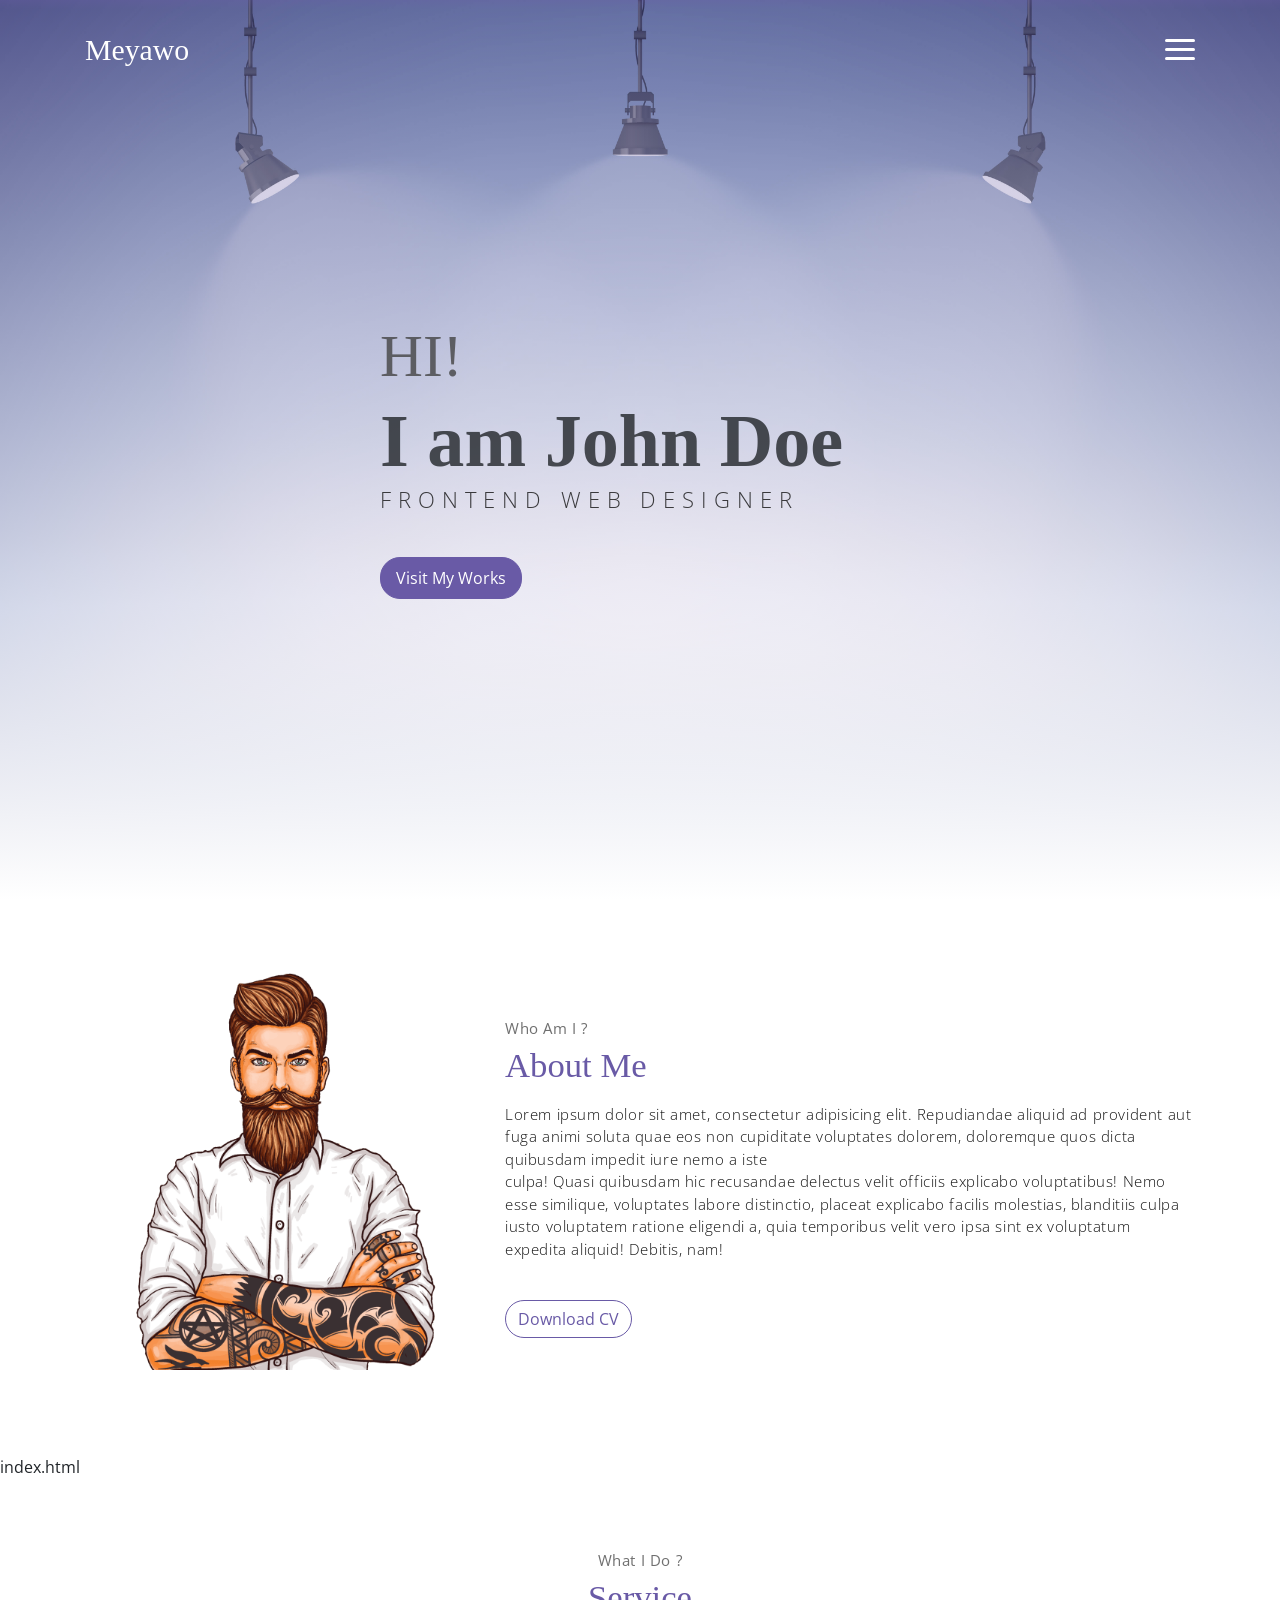
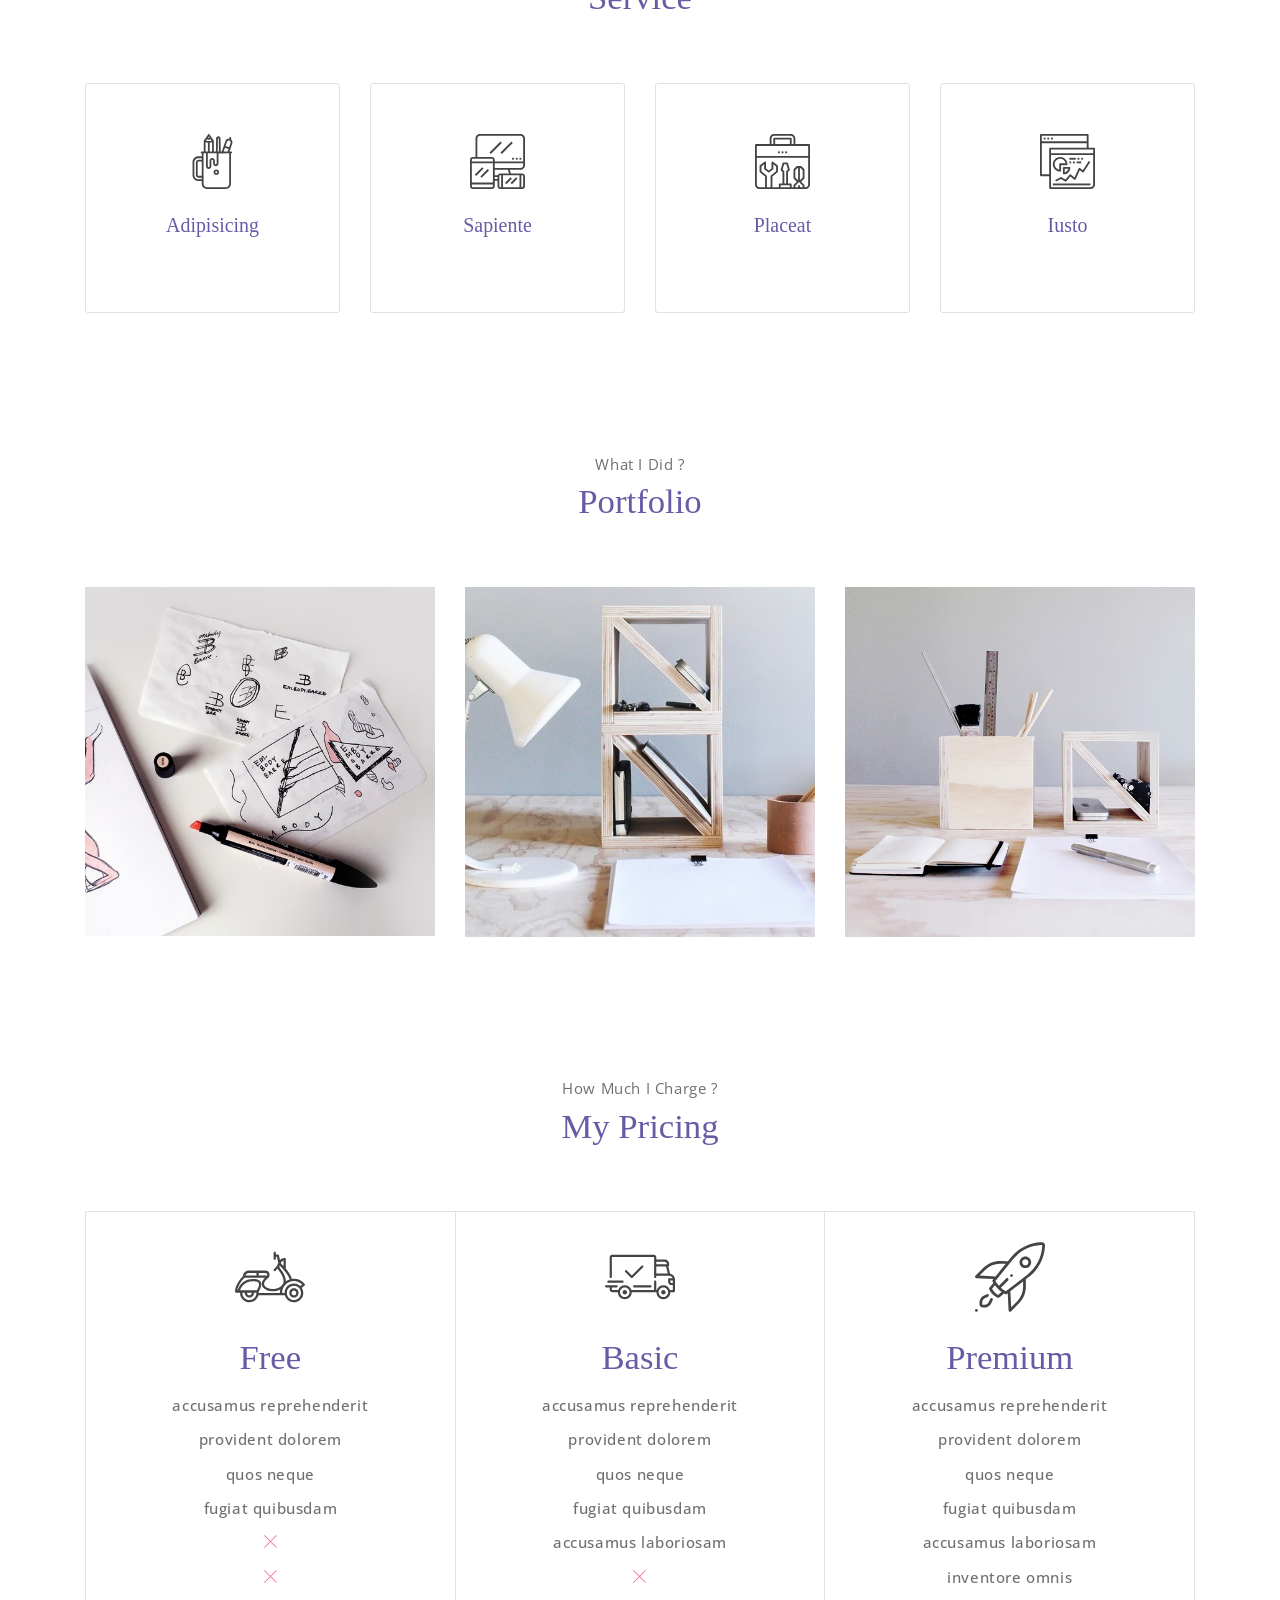
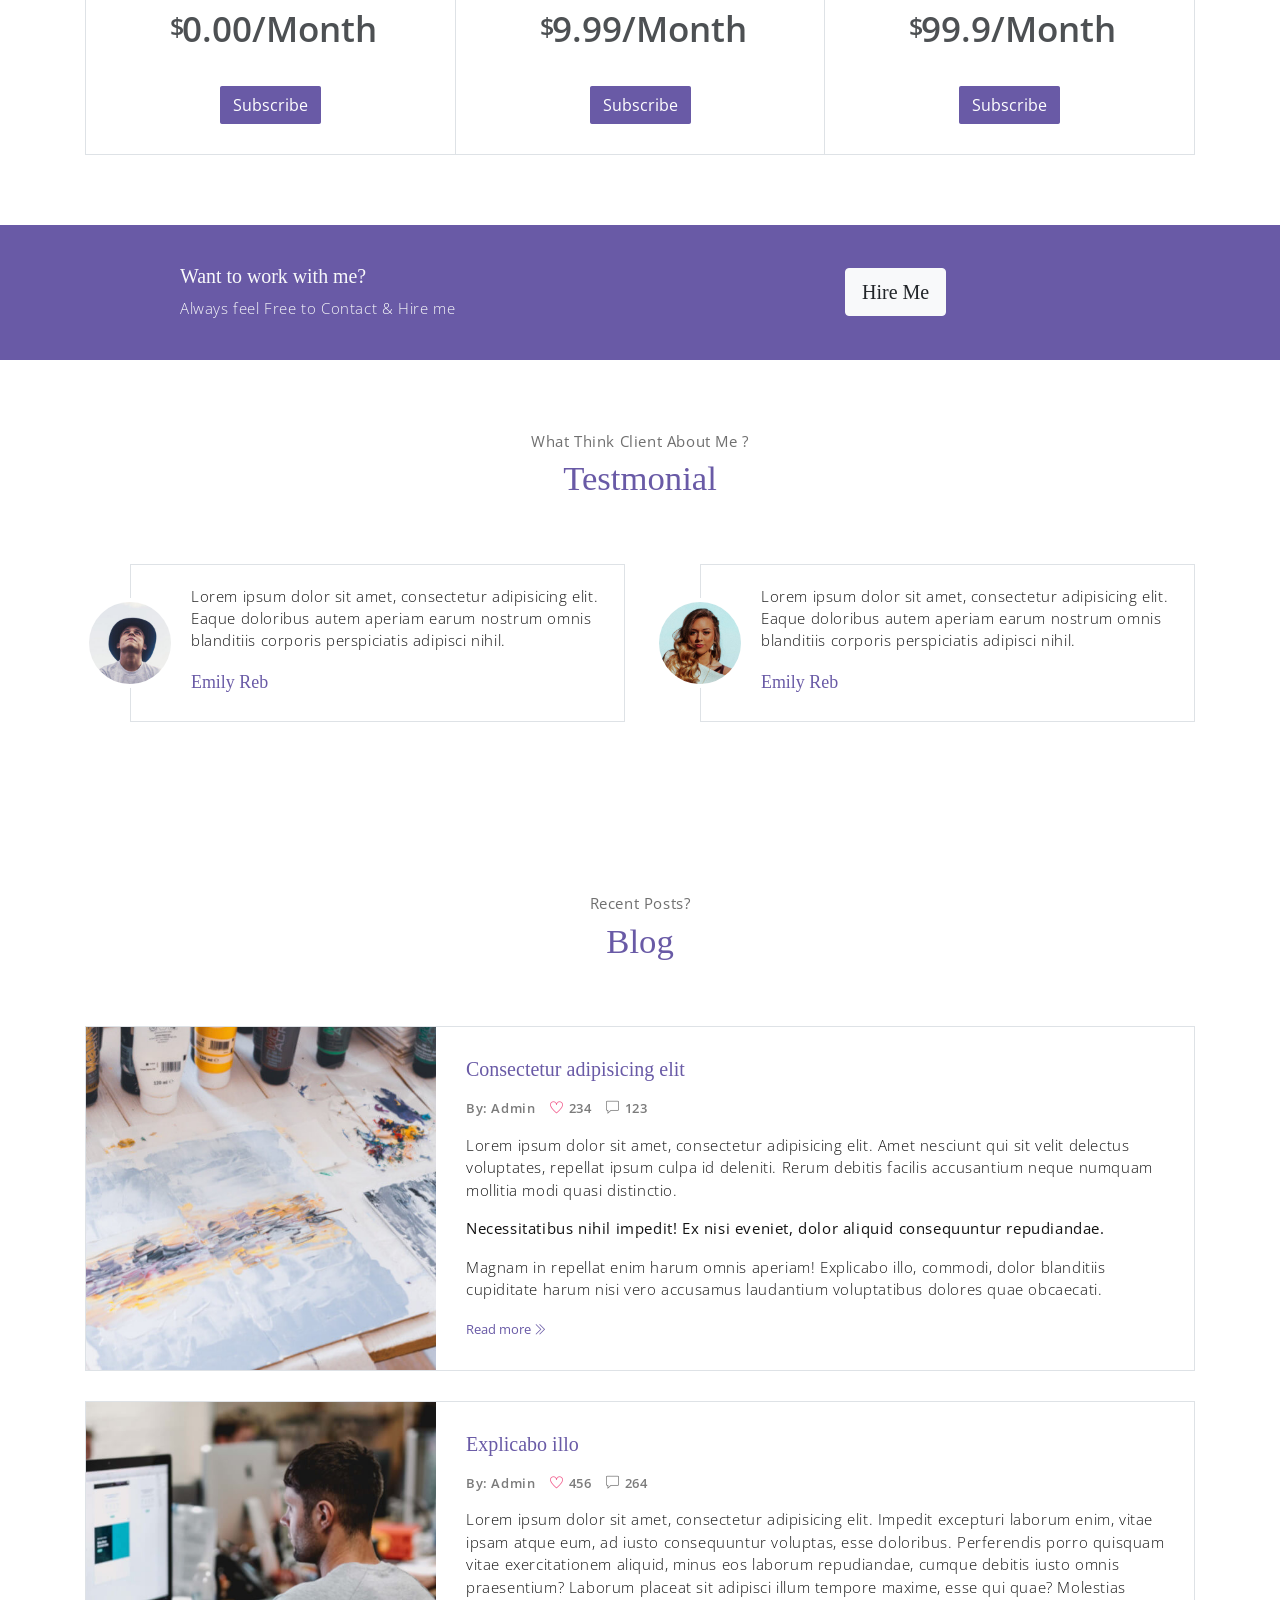
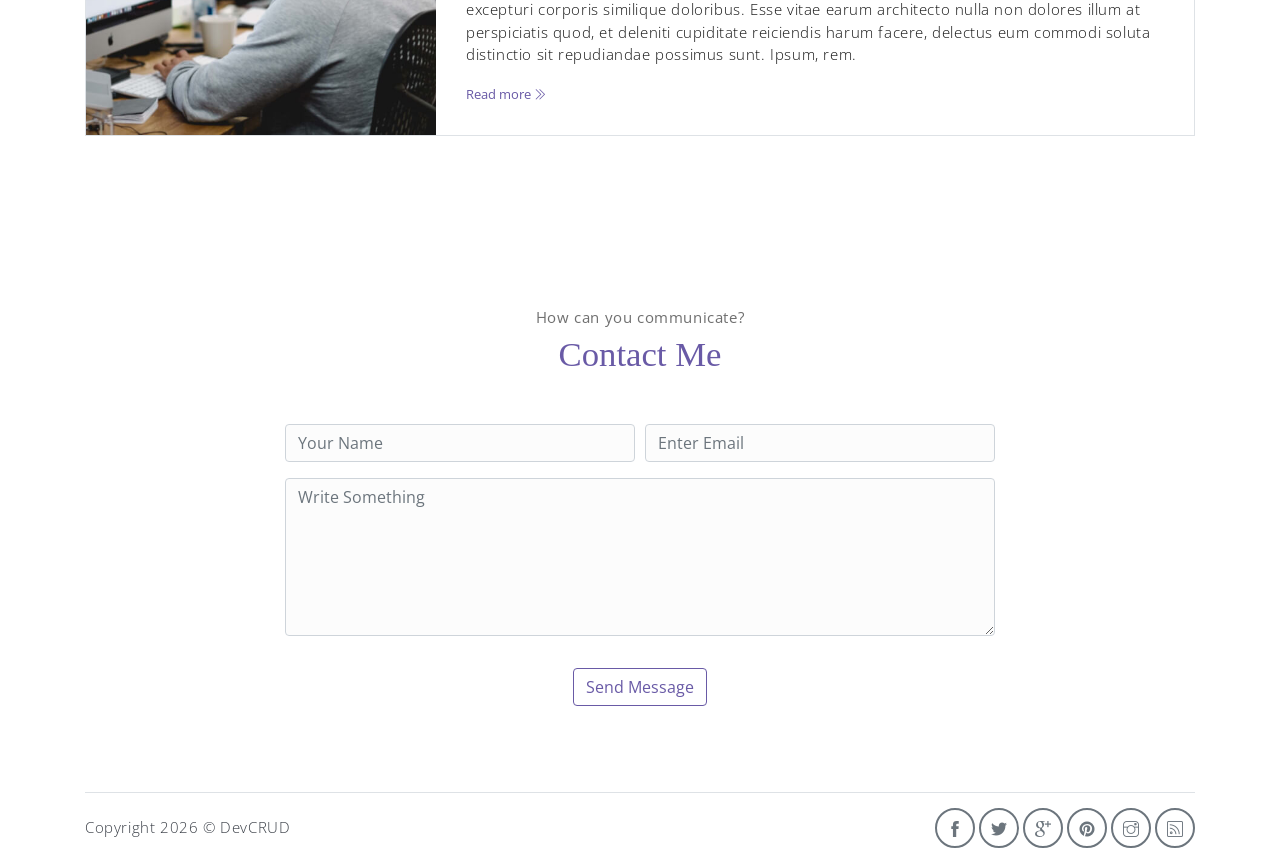
<file: index_template.html>
<!DOCTYPE html>
<html lang="en">
<head>
	<meta charset="utf-8">
    <meta name="viewport" content="width=device-width, initial-scale=1, shrink-to-fit=no">
    <meta name="description" content="Start your development with Meyawo landing page.">
    <meta name="author" content="Devcrud">
    <title>Meyawo Landing page | Free Bootstrap 4.3.x landing page</title>
    <!-- font icons -->
    <link rel="stylesheet" href="assets/vendors/themify-icons/css/themify-icons.css">
    <!-- Bootstrap + Meyawo main styles -->
	<link rel="stylesheet" href="assets/css/meyawo.css">
</head>
<body data-spy="scroll" data-target=".navbar" data-offset="40" id="home">

    <!-- Page Navbar -->
    <nav class="custom-navbar" data-spy="affix" data-offset-top="20">
        <div class="container">
            <a class="logo" href="#">Meyawo</a>         
            <ul class="nav">
                <li class="item">
                    <a class="link" href="#home">Home</a>
                </li>
                <li class="item">
                    <a class="link" href="#about">About</a>
                </li>
                <li class="item">
                    <a class="link" href="#portfolio">Portfolio</a>
                </li>
                <li class="item">
                    <a class="link" href="#testmonial">Testmonial</a>
                </li>
                <li class="item">
                    <a class="link" href="#blog">Blog</a>
                </li>
                <li class="item">
                    <a class="link" href="#contact">Contact</a>
                </li>
                <li class="item ml-md-3">
                    <a href="components.html" class="btn btn-primary">Components</a>
                </li>
            </ul>
            <a href="javascript:void(0)" id="nav-toggle" class="hamburger hamburger--elastic">
                <div class="hamburger-box">
                  <div class="hamburger-inner"></div>
                </div>
            </a>
        </div>          
    </nav><!-- End of Page Navbar -->

    <!-- page header -->
    <header id="home" class="header">
        <div class="overlay"></div>
        <div class="header-content container">
            <h1 class="header-title">
                <span class="up">HI!</span>
                <span class="down">I am John Doe</span>
            </h1>
            <p class="header-subtitle">FRONTEND WEB DESIGNER</p>            

            <button class="btn btn-primary">Visit My Works</button>
        </div>              
    </header><!-- end of page header -->

    <!-- about section -->
    <section class="section pt-0" id="about">
        <!-- container -->
        <div class="container text-center">
            <!-- about wrapper -->
            <div class="about">
                <div class="about-img-holder">
                    <img src="assets/imgs/man.png" class="about-img" alt="Download free bootstrap 4 landing page, free boootstrap 4 templates, Download free bootstrap 4.1 landing page, free boootstrap 4.1.1 templates, meyawo Landing page">
                </div>
                <div class="about-caption">
                    <p class="section-subtitle">Who Am I ?</p>
                    <h2 class="section-title mb-3">About Me</h2>
                    <p>
                        Lorem ipsum dolor sit amet, consectetur adipisicing elit. Repudiandae aliquid ad provident aut fuga animi soluta quae eos non cupiditate voluptates dolorem, doloremque quos dicta quibusdam impedit iure nemo a iste 
                        <br>culpa! Quasi quibusdam hic recusandae delectus velit officiis explicabo voluptatibus! Nemo esse similique, voluptates labore distinctio, placeat explicabo facilis molestias, blanditiis culpa iusto voluptatem ratione eligendi a, quia temporibus velit vero ipsa sint ex voluptatum expedita aliquid! Debitis, nam!              
                    </p>
                    <button class="btn-rounded btn btn-outline-primary mt-4">Download CV</button>
                </div>              
            </div><!-- end of about wrapper -->
        </div><!-- end of container -->
    </section> <!-- end of about section -->

    <!-- service section -->index.html
    <section class="section" id="service">
        <div class="container text-center">
            <p class="section-subtitle">What I Do ?</p>
            <h6 class="section-title mb-6">Service</h6>
            <!-- row -->
            <div class="row">
                <div class="col-md-6 col-lg-3">
                    <div class="service-card">
                        <div class="body">
                            <img src="assets/imgs/pencil-case.svg" alt="Download free bootstrap 4 landing page, free boootstrap 4 templates, Download free bootstrap 4.1 landing page, free boootstrap 4.1.1 templates, meyawo Landing page" class="icon">
                            <h6 class="title">Adipisicing</h6>
                            <p class="subtitle">Labore velit culpa adipisci excepturi consequuntur itaque in nam molestias dolorem iste quod.</p>
                        </div>
                    </div>
                </div>
                <div class="col-md-6 col-lg-3">
                    <div class="service-card">
                        <div class="body">
                            <img src="assets/imgs/responsive.svg" alt="Download free bootstrap 4 landing page, free boootstrap 4 templates, Download free bootstrap 4.1 landing page, free boootstrap 4.1.1 templates, meyawo Landing page" class="icon">
                            <h6 class="title">Sapiente</h6>
                            <p class="subtitle">Labore velit culpa adipisci excepturi consequuntur itaque in nam molestias dolorem iste quod.</p>
                        </div>
                    </div>
                </div>
                <div class="col-md-6 col-lg-3">
                    <div class="service-card">
                        <div class="body">
                            <img src="assets/imgs/toolbox.svg" alt="Download free bootstrap 4 landing page, free boootstrap 4 templates, Download free bootstrap 4.1 landing page, free boootstrap 4.1.1 templates, meyawo Landing page" class="icon">
                            <h6 class="title">Placeat</h6>
                            <p class="subtitle">Labore velit culpa adipisci excepturi consequuntur itaque in nam molestias dolorem iste quod.</p>
                        </div>
                    </div>
                </div>
                <div class="col-md-6 col-lg-3">
                    <div class="service-card">
                        <div class="body">
                            <img src="assets/imgs/analytics.svg" alt="Download free bootstrap 4 landing page, free boootstrap 4 templates, Download free bootstrap 4.1 landing page, free boootstrap 4.1.1 templates, meyawo Landing page" class="icon">
                            <h6 class="title">Iusto</h6>
                            <p class="subtitle">Labore velit culpa adipisci excepturi consequuntur itaque in nam molestias dolorem iste quod.</p>
                        </div>
                    </div>
                </div>
            </div><!-- end of row -->
        </div>
    </section><!-- end of service section -->

    <!-- portfolio section -->
    <section class="section" id="portfolio">
        <div class="container text-center">
            <p class="section-subtitle">What I Did ?</p>
            <h6 class="section-title mb-6">Portfolio</h6>
            <!-- row -->
            <div class="row">
                <div class="col-md-4">
                    <a href="#" class="portfolio-card">
                        <img src="assets/imgs/folio-1.jpg" class="portfolio-card-img" alt="Download free bootstrap 4 landing page, free boootstrap 4 templates, Download free bootstrap 4.1 landing page, free boootstrap 4.1.1 templates, meyawo Landing page">    
                        <span class="portfolio-card-overlay">
                            <span class="portfolio-card-caption">
                                <h4>Web Designing</h5>
                                <p class="font-weight-normal">Category: Web Templates</p>
                            </span>                         
                        </span>                     
                    </a>
                </div>
                <div class="col-md-4">
                    <a href="#" class="portfolio-card">
                        <img class="portfolio-card-img" src="assets/imgs/folio-2.jpg" class="img-responsive rounded" alt="Download free bootstrap 4 landing page, free boootstrap 4 templates, Download free bootstrap 4.1 landing page, free boootstrap 4.1.1 templates, meyawo Landing page">
                        <span class="portfolio-card-overlay">
                            <span class="portfolio-card-caption">
                                <h4>Web Designing</h5>
                                <p class="font-weight-normal">Category: Web Templates</p>
                            </span>                         
                        </span>                         
                    </a>
                </div>
                <div class="col-md-4">
                    <a href="#" class="portfolio-card">
                        <img class="portfolio-card-img" src="assets/imgs/folio-3.jpg" class="img-responsive rounded" alt="Download free bootstrap 4 landing page, free boootstrap 4 templates, Download free bootstrap 4.1 landing page, free boootstrap 4.1.1 templates, meyawo Landing page">    
                        <span class="portfolio-card-overlay">
                            <span class="portfolio-card-caption">
                                <h4>Web Designing</h5>
                                <p class="font-weight-normal">Category: Web Templates</p>
                            </span>                         
                        </span>                     
                    </a>
                </div>
            </div><!-- end of row -->
        </div><!-- end of container -->
    </section> <!-- end of portfolio section -->

    <!-- pricing section -->
    <section class="section" id="pricing">
        <div class="container text-center">
            <p class="section-subtitle">How Much I Charge ?</p>
            <h6 class="section-title mb-6">My Pricing</h6>
            <!-- row -->
            <div class="pricing-wrapper">
                <div class="pricing-card">
                    <div class="pricing-card-header">
                        <img class="pricing-card-icon" src="assets/imgs/scooter.svg" alt="Download free bootstrap 4 landing page, free boootstrap 4 templates, Download free bootstrap 4.1 landing page, free boootstrap 4.1.1 templates, meyawo Landing page">
                    </div>
                    <div class="pricing-card-body">
                        <h6 class="pricing-card-title">Free</h6>
                        <div class="pricing-card-list">
                            <p>accusamus reprehenderit</p>
                            <p>provident dolorem </p>
                            <p>quos neque</p>
                            <p>fugiat quibusdam</p>
                            <p><i class="ti-close"></i></p>
                            <p><i class="ti-close"></i></p>
                        </div>
                    </div>
                    <div class="pricing-card-footer">
                        <span>$</span>
                        <span>0.00/Month</span>
                    </div>
                    <a href="#" class="btn btn-primary mt-3 pricing-card-btn">Subscribe</a>
                </div>
                <div class="pricing-card">
                    <div class="pricing-card-header">
                        <img class="pricing-card-icon" src="assets/imgs/shipped.svg" alt="Download free bootstrap 4 landing page, free boootstrap 4 templates, Download free bootstrap 4.1 landing page, free boootstrap 4.1.1 templates, meyawo Landing page">
                    </div>
                    <div class="pricing-card-body">
                        <h6 class="pricing-card-title">Basic</h6>
                        <div class="pricing-card-list">
                            <p>accusamus reprehenderit</p>
                            <p>provident dolorem </p>
                            <p>quos neque</p>
                            <p>fugiat quibusdam</p>
                            <p>accusamus laboriosam</p>
                            <p><i class="ti-close"></i></p>
                        </div>
                    </div>
                    <div class="pricing-card-footer">
                        <span>$</span>
                        <span>9.99/Month</span>
                    </div>
                    <a href="#" class="btn btn-primary mt-3 pricing-card-btn">Subscribe</a>
                </div>
                <div class="pricing-card">
                    <div class="pricing-card-header">
                        <img class="pricing-card-icon" src="assets/imgs/startup.svg" alt="Download free bootstrap 4 landing page, free boootstrap 4 templates, Download free bootstrap 4.1 landing page, free boootstrap 4.1.1 templates, meyawo Landing page">
                    </div>
                    <div class="pricing-card-body">
                        <h6 class="pricing-card-title">Premium</h6>
                        <div class="pricing-card-list">
                            <p>accusamus reprehenderit</p>
                            <p>provident dolorem </p>
                            <p>quos neque</p>
                            <p>fugiat quibusdam</p>
                            <p>accusamus laboriosam</p>
                            <p>inventore omnis</p>
                        </div>
                    </div>
                    <div class="pricing-card-footer">
                        <span>$</span>
                        <span>99.9/Month</span>
                    </div>
                    <a href="#" class="btn btn-primary mt-3 pricing-card-btn">Subscribe</a>
                </div>

            </div><!-- end of pricing wrapper -->
        </div> <!-- end of container -->
    </section><!-- end of pricing section -->

    <!-- section -->
    <section class="section-sm bg-primary">
        <!-- container -->
        <div class="container text-center text-sm-left">
            <!-- row -->
            <div class="row align-items-center">
                <div class="col-sm offset-md-1 mb-4 mb-md-0">
                    <h6 class="title text-light">Want to work with me?</h6>
                    <p class="m-0 text-light">Always feel Free to Contact & Hire me</p>
                </div>
                <div class="col-sm offset-sm-2 offset-md-3">
                    <button class="btn btn-lg my-font btn-light rounded">Hire Me</button>
                </div>
            </div> <!-- end of row -->
        </div> <!-- end of container -->
    </section> <!-- end of section -->

    <!-- testimonial section -->
    <section class="section" id="testmonial">
        <div class="container text-center">
            <p class="section-subtitle">What Think Client About Me ?</p>
            <h6 class="section-title mb-6">Testmonial</h6>

            <!-- row -->
            <div class="row">
                <div class="col-md-6">
                    <div class="testimonial-card">
                        <div class="testimonial-card-img-holder">
                            <img src="assets/imgs/avatar2.jpg" class="testimonial-card-img" alt="Download free bootstrap 4 landing page, free boootstrap 4 templates, Download free bootstrap 4.1 landing page, free boootstrap 4.1.1 templates, meyawo Landing page">                           
                        </div>
                        <div class="testimonial-card-body">
                            <p class="testimonial-card-subtitle">Lorem ipsum dolor sit amet, consectetur adipisicing elit. Eaque doloribus autem aperiam earum nostrum omnis blanditiis corporis perspiciatis adipisci nihil.</p>
                            <h6 class="testimonial-card-title">Emily Reb</h6>
                        </div>
                    </div>
                </div>
                <div class="col-md-6">
                    <div class="testimonial-card">
                        <div class="testimonial-card-img-holder">
                            <img src="assets/imgs/avatar3.jpg" class="testimonial-card-img" alt="Download free bootstrap 4 landing page, free boootstrap 4 templates, Download free bootstrap 4.1 landing page, free boootstrap 4.1.1 templates, meyawo Landing page">                        
                        </div>
                        <div class="testimonial-card-body">
                            <p class="testimonial-card-subtitle">Lorem ipsum dolor sit amet, consectetur adipisicing elit. Eaque doloribus autem aperiam earum nostrum omnis blanditiis corporis perspiciatis adipisci nihil.</p>
                            <h6 class="testimonial-card-title">Emily Reb</h6>
                        </div>
                    </div>
                </div>
            </div>
        </div> <!-- end of container -->
    </section> <!-- end of testimonial section -->
    
    <!-- blog section -->
    <section class="section" id="blog">
        <!-- container -->
        <div class="container text-center">
            <p class="section-subtitle">Recent Posts?</p>
            <h6 class="section-title mb-6">Blog</h6>
            <!-- blog-wrapper -->
            <div class="blog-card">
                <div class="blog-card-header">
                    <img src="assets/imgs/img-1.jpg" class="blog-card-img" alt="Download free bootstrap 4 landing page, free boootstrap 4 templates, Download free bootstrap 4.1 landing page, free boootstrap 4.1.1 templates, meyawo Landing page">
                </div>
                <div class="blog-card-body">
                    <h5 class="blog-card-title">Consectetur adipisicing elit</h6>

                    <p class="blog-card-caption">
                        <a href="#">By: Admin</a>
                        <a href="#"><i class="ti-heart text-danger"></i> 234</a>
                        <a href="#"><i class="ti-comment"></i> 123</a>
                    </p>
                    <p>Lorem ipsum dolor sit amet, consectetur adipisicing elit. Amet nesciunt qui sit velit delectus voluptates, repellat ipsum culpa id deleniti. Rerum debitis facilis accusantium neque numquam mollitia modi quasi distinctio.</p>

                    <p><b>Necessitatibus nihil impedit! Ex nisi eveniet, dolor aliquid consequuntur repudiandae.</b></p>
                    <p>Magnam in repellat enim harum omnis aperiam! Explicabo illo, commodi, dolor blanditiis cupiditate harum nisi vero accusamus laudantium voluptatibus dolores quae obcaecati.</p>

                    <a href="#" class="blog-card-link">Read more <i class="ti-angle-double-right"></i></a>
                </div>
            </div><!-- end of blog wrapper -->

            <!-- blog-wrapper -->
            <div class="blog-card">
                <div class="blog-card-header">
                    <img src="assets/imgs/img-2.jpg" class="blog-card-img" alt="Download free bootstrap 4 landing page, free boootstrap 4 templates, Download free bootstrap 4.1 landing page, free boootstrap 4.1.1 templates, meyawo Landing page">
                </div>
                <div class="blog-card-body">
                    <h5 class="blog-card-title">Explicabo illo</h6>

                    <p class="blog-card-caption">
                        <a href="#">By: Admin</a>
                        <a href="#"><i class="ti-heart text-danger"></i> 456</a>
                        <a href="#"><i class="ti-comment"></i> 264</a>
                    </p>
                    
                    <p>Lorem ipsum dolor sit amet, consectetur adipisicing elit. Impedit excepturi laborum enim, vitae ipsam atque eum, ad iusto consequuntur voluptas, esse doloribus. Perferendis porro quisquam vitae exercitationem aliquid, minus eos laborum repudiandae, cumque debitis iusto omnis praesentium? Laborum placeat sit adipisci illum tempore maxime, esse qui quae? Molestias excepturi corporis similique doloribus. Esse vitae earum architecto nulla non dolores illum at perspiciatis quod, et deleniti cupiditate reiciendis harum facere, delectus eum commodi soluta distinctio sit repudiandae possimus sunt. Ipsum, rem.</p>

                    <a href="#" class="blog-card-link">Read more <i class="ti-angle-double-right"></i></a>
                </div>
            </div><!-- end of blog wrapper -->

        </div><!-- end of container -->
    </section><!-- end of blog section -->

    <!-- contact section -->
    <section class="section" id="contact">
        <div class="container text-center">
            <p class="section-subtitle">How can you communicate?</p>
            <h6 class="section-title mb-5">Contact Me</h6>
            <!-- contact form -->
            <form action="" class="contact-form col-md-10 col-lg-8 m-auto">
                <div class="form-row">
                    <div class="form-group col-sm-6">
                        <input type="text" size="50" class="form-control" placeholder="Your Name" required>                 
                    </div>
                    <div class="form-group col-sm-6">
                        <input type="email" class="form-control" placeholder="Enter Email"requried>                 
                    </div>
                    <div class="form-group col-sm-12">
                        <textarea name="comment" id="comment" rows="6"   class="form-control" placeholder="Write Something"></textarea>
                    </div>
                    <div class="form-group col-sm-12 mt-3">
                        <input type="submit" value="Send Message" class="btn btn-outline-primary rounded">                  
                    </div>
                </div>  
            </form><!-- end of contact form -->
        </div><!-- end of container -->
    </section><!-- end of contact section -->

    <!-- footer -->
    <div class="container">
        <footer class="footer">       
            <p class="mb-0">Copyright <script>document.write(new Date().getFullYear())</script> &copy; <a href="http://www.devcrud.com">DevCRUD</a></p>
            <div class="social-links text-right m-auto ml-sm-auto">
                <a href="javascript:void(0)" class="link"><i class="ti-facebook"></i></a>
                <a href="javascript:void(0)" class="link"><i class="ti-twitter-alt"></i></a>
                <a href="javascript:void(0)" class="link"><i class="ti-google"></i></a>
                <a href="javascript:void(0)" class="link"><i class="ti-pinterest-alt"></i></a>
                <a href="javascript:void(0)" class="link"><i class="ti-instagram"></i></a>
                <a href="javascript:void(0)" class="link"><i class="ti-rss"></i></a>
            </div>
        </footer>
    </div> <!-- end of page footer -->
	
	<!-- core  -->
    <script src="assets/vendors/jquery/jquery-3.4.1.js"></script>
    <script src="assets/vendors/bootstrap/bootstrap.bundle.js"></script>

    <!-- bootstrap 3 affix -->
	<script src="assets/vendors/bootstrap/bootstrap.affix.js"></script>

    <!-- Meyawo js -->
    <script src="assets/js/meyawo.js"></script>

</body>
</html>
</file>
<file: assets/css/style.css>
/* ---------- Design tokens ---------- */
:root{
  --bg: #0a0a0a;
  --bg-alt: #131313;
  --bg-raised: #1a1a1a;
  --fg: #f4f4f0;
  --muted: #8f8f8a;
  --line: #2a2a2a;
  --accent: #22e0ff;
  --accent-dim: #0f5f6e;
  --container: 1320px;
  --gutter: clamp(20px, 5vw, 64px);
  --ff-display: 'Space Grotesk', 'Helvetica Neue', Arial, sans-serif;
  --ff-body: 'Inter', 'Helvetica Neue', Arial, sans-serif;
}

*, *::before, *::after{ box-sizing: border-box; }
html{ scroll-behavior: smooth; }

body{
  margin:0;
  background: var(--bg);
  color: var(--fg);
  font-family: var(--ff-body);
  font-size: 16px;
  line-height: 1.5;
  -webkit-font-smoothing: antialiased;
  overflow-x: hidden;
}

img, video{ max-width:100%; display:block; }

a{ color: inherit; text-decoration: none; }

.container{
  max-width: var(--container);
  margin: 0 auto;
  padding-left: var(--gutter);
  padding-right: var(--gutter);
}

section{ scroll-margin-top: 90px; }

.eyebrow{
  font-family: var(--ff-display);
  font-size: 0.8rem;
  letter-spacing: 0.18em;
  text-transform: uppercase;
  color: var(--accent);
  font-weight: 600;
}

h1,h2,h3{
  font-family: var(--ff-display);
  font-weight: 600;
  margin: 0;
  letter-spacing: -0.02em;
}

.btn{
  display: inline-flex;
  align-items: center;
  gap: 10px;
  font-family: var(--ff-display);
  font-weight: 600;
  font-size: 0.95rem;
  letter-spacing: 0.02em;
  padding: 14px 26px;
  border-radius: 999px;
  border: 1px solid var(--fg);
  background: transparent;
  color: var(--fg);
  transition: background .25s ease, color .25s ease, transform .25s ease, border-color .25s ease;
  white-space: nowrap;
}
.btn:hover{ background: var(--fg); color:#0a0a0a; transform: translateY(-2px); }
.btn.primary{ background: var(--accent); border-color: var(--accent); color:#06171a; }
.btn.primary:hover{ background: var(--fg); border-color: var(--fg); color:#0a0a0a; }
.btn svg{ width:14px; height:14px; }

.tag{
  font-family: var(--ff-body);
  font-size: 0.78rem;
  letter-spacing: 0.02em;
  color: var(--muted);
  border: 1px solid var(--line);
  padding: 6px 12px;
  border-radius: 999px;
  white-space: nowrap;
}

/* ---------- reveal on scroll ---------- */
[data-reveal]{
  opacity: 0;
  transform: translateY(28px);
  transition: opacity .7s cubic-bezier(.16,.8,.24,1), transform .7s cubic-bezier(.16,.8,.24,1);
}
[data-reveal].in-view{ opacity: 1; transform: translateY(0); }

/* ---------- nav ---------- */
header{
  position: fixed;
  top:0; left:0; right:0;
  z-index: 100;
  padding: 22px 0;
  border-bottom: 1px solid transparent;
  transition: background .3s ease, border-color .3s ease, padding .3s ease;
}
header.scrolled{
  background: rgba(10,10,10,0.82);
  backdrop-filter: blur(10px);
  -webkit-backdrop-filter: blur(10px);
  border-bottom-color: var(--line);
  padding: 14px 0;
}
.nav-row{
  display:flex;
  align-items:center;
  justify-content: space-between;
}
.logo{
  font-family: var(--ff-display);
  font-weight: 700;
  font-size: 1.15rem;
  letter-spacing: -0.01em;
}
.logo span{ color: var(--accent); }

.nav-links{
  display:flex;
  align-items:center;
  gap: clamp(18px, 3vw, 40px);
}
.nav-links a:not(.btn){
  font-size: 0.9rem;
  color: var(--muted);
  position:relative;
  padding: 4px 0;
}
.nav-links a:not(.btn):hover{ color: var(--fg); }

.nav-icons{ display:flex; gap:14px; align-items:center; }
.icon-btn{
  width:38px; height:38px;
  display:flex; align-items:center; justify-content:center;
  border:1px solid var(--line);
  border-radius:50%;
  transition: border-color .2s ease, background .2s ease;
}
.icon-btn:hover{ border-color: var(--accent); background: rgba(34,224,255,0.08); }
.icon-btn svg{ width:16px; height:16px; }

.burger{
  display:none;
  width:38px; height:38px;
  border:1px solid var(--line);
  border-radius:50%;
  position:relative;
  background:none;
}
.burger span, .burger span::before, .burger span::after{
  content:'';
  position:absolute;
  left:11px; right:11px;
  height:1.5px;
  background: var(--fg);
  transition: transform .25s ease, opacity .25s ease, top .25s ease;
}
.burger span{ top:18px; }
.burger span::before{ top:-6px; }
.burger span::after{ top:6px; }
.burger.open span{ background: transparent; }
.burger.open span::before{ top:0; transform: rotate(45deg); }
.burger.open span::after{ top:0; transform: rotate(-45deg); }

.mobile-panel{
  position: fixed; inset:0;
  background: var(--bg);
  z-index: 90;
  display:flex; flex-direction:column;
  align-items:flex-start;
  justify-content:center;
  gap: 22px;
  padding: 0 var(--gutter);
  transform: translateY(-100%);
  transition: transform .4s cubic-bezier(.16,.8,.24,1);
}
.mobile-panel.open{ transform: translateY(0); }
.mobile-panel a{
  font-family: var(--ff-display);
  font-size: 2.4rem;
  font-weight: 600;
}
.mobile-panel .mobile-icons{ display:flex; gap:16px; margin-top:10px; }

/* ---------- hero ---------- */
.hero{
  position: relative;
  padding: 190px 0 100px;
  overflow: hidden;
}
.hero::before{
  content:'';
  position:absolute;
  top: -20%; right: -10%;
  width: 60vw; height: 60vw;
  max-width: 900px; max-height: 900px;
  background: radial-gradient(circle, rgba(34,224,255,0.16), transparent 65%);
  pointer-events:none;
  z-index:0;
}
.hero-grid{
  position:relative;
  z-index:1;
  display:grid;
  grid-template-columns: 1.15fr 0.85fr;
  gap: clamp(30px, 5vw, 60px);
  align-items:center;
}
.hero-copy .eyebrow{ margin-bottom: 18px; display:block; }
.hero h1{
  font-size: clamp(2.6rem, 7.2vw, 5.6rem);
  line-height: 0.98;
}
.hero h1 em{
  font-style: normal;
  color: var(--accent);
}
.hero-sub{
  margin-top: 26px;
  max-width: 46ch;
  color: #c7c7c2;
  font-size: clamp(1rem, 1.6vw, 1.2rem);
  line-height: 1.6;
}
.hero-ctas{
  margin-top: 40px;
  display:flex;
  flex-wrap: wrap;
  gap: 14px;
}
.hero-photo-wrap{
  position:relative;
  aspect-ratio: 4/5;
  border-radius: 28px;
  overflow:hidden;
  background: var(--bg-alt);
  border: 1px solid var(--line);
}
.hero-photo-wrap img{
  width:100%; height:100%; object-fit:cover;
  filter: grayscale(1) contrast(1.05) brightness(0.95);
}
.hero-photo-wrap::after{
  content:'';
  position:absolute; inset:0;
  background: linear-gradient(160deg, rgba(34,224,255,0.32), rgba(10,10,10,0.15) 55%);
  mix-blend-mode: color;
}
.hero-photo-tag{
  position:absolute;
  bottom: 18px; left: 18px;
  z-index: 2;
  background: rgba(10,10,10,0.6);
  backdrop-filter: blur(6px);
  border: 1px solid rgba(255,255,255,0.15);
  border-radius: 999px;
  padding: 8px 16px;
  font-size: 0.78rem;
  letter-spacing: 0.04em;
  display:flex;
  align-items:center;
  gap:8px;
}
.dot{ width:7px; height:7px; border-radius:50%; background: var(--accent); box-shadow: 0 0 8px var(--accent); }

/* ---------- marquee ---------- */
.marquee-wrap{
  background: var(--accent);
  color: #06171a;
  padding: 18px 0;
  transform: rotate(-1.2deg) scale(1.03);
  margin: 70px 0;
  overflow:hidden;
  white-space: nowrap;
}
.marquee-track{
  display:inline-flex;
  animation: scroll-marquee 32s linear infinite;
}
.marquee-track span{
  font-family: var(--ff-display);
  font-weight: 700;
  font-size: clamp(1rem, 2.2vw, 1.5rem);
  text-transform: uppercase;
  letter-spacing: 0.02em;
  padding: 0 1.2em;
  display:inline-flex;
  align-items:center;
  gap: 1.2em;
}
.marquee-track span::after{ content:'✦'; opacity:.6; }
@keyframes scroll-marquee{
  from{ transform: translateX(0); }
  to{ transform: translateX(-50%); }
}
@media (prefers-reduced-motion: reduce){
  .marquee-track{ animation: none; }
}

/* ---------- section heads ---------- */
.section-head{
  display:flex;
  justify-content: space-between;
  align-items:flex-end;
  gap: 24px;
  margin-bottom: clamp(40px, 6vw, 70px);
  flex-wrap: wrap;
}
.section-head h2{
  font-size: clamp(2.2rem, 5vw, 3.6rem);
  margin-top: 10px;
}
.section-head p{
  max-width: 40ch;
  color: var(--muted);
  font-size: 0.98rem;
  margin: 0;
}

/* ---------- projects ---------- */
.projects{ padding: 40px 0 60px; }
.project{
  padding: 70px 0;
  border-top: 1px solid var(--line);
  display:grid;
  grid-template-columns: 0.9fr 1.1fr;
  gap: clamp(30px, 5vw, 70px);
  align-items:center;
}
.project:last-child{ border-bottom: 1px solid var(--line); }
.project.reverse{ direction: rtl; }
.project.reverse > *{ direction: ltr; }

.project-index{
  position:absolute;
  font-family: var(--ff-display);
  font-size: 5rem;
  font-weight: 700;
  color: transparent;
  -webkit-text-stroke: 1px var(--line);
  line-height:1;
  margin-bottom: 20px;
  pointer-events:none;
  display:none;
}

.project-media{
  position:relative;
  border-radius: 20px;
  overflow:hidden;
  border: 1px solid var(--line);
  background: var(--bg-alt);
}
.project-media .gallery{
  display:grid;
  grid-template-columns: repeat(3, 1fr);
  gap:2px;
}
.project-media .gallery.gallery-hero{ grid-template-columns: 1fr 1fr; }
.project-media .gallery.gallery-hero img:first-child{ grid-column: 1 / -1; }
.project-media .gallery.gallery-portrait img{
  aspect-ratio: 3/5;
  object-fit: cover;
  object-position: top center;
}
.project-media video, .project-media img.single{ width:100%; }

.video-frame.square video{ aspect-ratio: 1/1; object-fit:contain; }
.video-frame + .video-frame{ margin-top:2px; }
.video-frame{ position:relative; }
.video-frame video{ width:100%; aspect-ratio: 16/10; object-fit:cover; background:#000; }
.play-btn{
  position:absolute; inset:0;
  display:flex; align-items:center; justify-content:center;
  background: rgba(0,0,0,0.28);
  cursor:pointer;
  transition: background .25s ease;
}
.play-btn:hover{ background: rgba(0,0,0,0.42); }
.play-btn .circle{
  width:74px; height:74px;
  border-radius:50%;
  background: rgba(255,255,255,0.92);
  display:flex; align-items:center; justify-content:center;
  transition: transform .25s ease;
}
.play-btn:hover .circle{ transform: scale(1.08); }
.play-btn svg{ width:22px; height:22px; margin-left:3px; fill:#0a0a0a; }
.play-btn.hidden{ display:none; }

.project-body .eyebrow-row{
  display:flex; align-items:center; gap:10px; margin-bottom: 14px;
}
.index-num{
  font-family: var(--ff-display);
  font-weight:700;
  color: var(--muted);
  font-size: 0.85rem;
}
.project-body h3{
  font-size: clamp(1.7rem, 3.4vw, 2.6rem);
  margin-bottom: 6px;
}
.project-sub{
  color: var(--accent);
  font-size: 0.95rem;
  font-weight: 600;
  margin-bottom: 18px;
  font-family: var(--ff-display);
}
.project-desc{
  color: #c7c7c2;
  font-size: 1rem;
  line-height: 1.7;
  max-width: 56ch;
}
.tag-row{
  display:flex; flex-wrap:wrap; gap:8px;
  margin: 22px 0 26px;
}
.project-links{ display:flex; gap:14px; flex-wrap:wrap; }

/* ---------- about ---------- */
.about{ padding: 90px 0; border-top: 1px solid var(--line); }
.about-grid{
  display:grid;
  grid-template-columns: 1fr 1fr;
  gap: clamp(40px, 6vw, 90px);
}
.about-bio p{
  color: #c7c7c2;
  font-size: 1.08rem;
  line-height: 1.75;
  margin: 0 0 20px;
}
.skill-groups{ margin-top: 30px; }
.skill-group{ margin-bottom: 18px; }
.skill-group h4{
  font-family: var(--ff-display);
  font-size: 0.8rem;
  letter-spacing: 0.1em;
  text-transform: uppercase;
  color: var(--muted);
  margin: 0 0 10px;
  font-weight: 600;
}
.chip-row{ display:flex; flex-wrap:wrap; gap:8px; }
.chip{
  font-size: 0.85rem;
  padding: 7px 14px;
  border-radius: 999px;
  border: 1px solid var(--line);
  color: var(--fg);
}
.chip.strong{ border-color: var(--accent); color: var(--accent); }

.timeline{ list-style:none; margin:0; padding:0; }
.timeline li{
  position: relative;
  padding: 0 0 30px 26px;
  border-left: 1px solid var(--line);
}
.timeline li:last-child{ padding-bottom:0; }
.timeline li::before{
  content:'';
  position:absolute; left:-5px; top:2px;
  width:9px; height:9px; border-radius:50%;
  background: var(--accent);
  box-shadow: 0 0 0 4px var(--bg);
}
.timeline .t-year{
  color: var(--accent);
  font-family: var(--ff-display);
  font-size: 0.82rem;
  font-weight:700;
  letter-spacing: 0.04em;
}
.timeline h4{
  font-family: var(--ff-display);
  font-size: 1.1rem;
  margin: 6px 0 4px;
}
.timeline p{ color: var(--muted); margin:0; font-size: 0.92rem; }

.hobbies-row{
  margin-top: 46px;
  padding-top: 30px;
  border-top: 1px solid var(--line);
  display:flex; flex-wrap:wrap; gap:10px;
}

/* ---------- contact / footer ---------- */
.contact{
  padding: 110px 0 60px;
  text-align:center;
  border-top: 1px solid var(--line);
  position:relative;
}
.contact h2{
  font-size: clamp(2.4rem, 8vw, 6rem);
  line-height: 1;
}
.contact h2 em{ font-style:normal; color: var(--accent); }
.contact p{
  color: var(--muted);
  max-width: 50ch;
  margin: 24px auto 40px;
  font-size: 1.05rem;
}
.contact-ctas{
  display:flex; justify-content:center; gap:18px; flex-wrap:wrap;
}
.contact-ctas .btn{ padding: 18px 34px; font-size: 1.05rem; }

footer{
  padding: 40px 0;
  display:flex;
  justify-content: space-between;
  align-items:center;
  flex-wrap: wrap;
  gap: 14px;
  color: var(--muted);
  font-size: 0.85rem;
}
footer a:hover{ color: var(--fg); }

/* ---------- renders ---------- */
.renders{ padding: 90px 0; border-top: 1px solid var(--line); }
.render-feature{ border:1px solid var(--line); border-radius:20px; overflow:hidden; background:var(--bg-alt); margin-bottom:28px; }
.render-feature .video-frame video{ aspect-ratio:16/9; }
.render-caption{ padding:20px 26px 24px; }
.render-caption h3{ margin:0 0 4px; font-family:var(--ff-display); font-size:1.3rem; }
.render-caption p{ margin:0; color:var(--muted); }
.carousel-track{
  display:flex; gap:16px; overflow-x:auto; scroll-snap-type:x mandatory;
  scrollbar-width:none; -webkit-overflow-scrolling:touch;
}
.carousel-track::-webkit-scrollbar{ display:none; }
.slide{
  flex:0 0 min(78%, 760px); margin:0; scroll-snap-align:center;
  border:1px solid var(--line); border-radius:20px; overflow:hidden; background:var(--bg-alt);
}
.slide img, .slide video{ display:block; width:100%; aspect-ratio:4/3; object-fit:cover; background:#000; }
.slide figcaption{ padding:16px 22px 20px; }
.slide h4{ margin:0 0 2px; font-family:var(--ff-display); font-size:1.05rem; }
.slide p{ margin:0; color:var(--muted); font-size:0.92rem; }
.carousel-ui{ display:flex; align-items:center; justify-content:center; gap:18px; margin-top:20px; }
.car-btn{
  width:44px; height:44px; border-radius:50%; border:1px solid var(--line); background:transparent;
  color:var(--fg); cursor:pointer; display:grid; place-items:center; transition:border-color .2s, color .2s;
}
.car-btn:hover{ border-color:var(--accent); color:var(--accent); }
.car-btn svg{ width:18px; height:18px; }
.car-count{ color:var(--muted); font-size:0.9rem; min-width:56px; text-align:center; font-variant-numeric:tabular-nums; }

/* ---------- responsive ---------- */
@media (max-width: 980px){
  .nav-links{ display:none; }
  .burger{ display:block; }
  .hero-grid{ grid-template-columns: 1fr; }
  .hero-photo-wrap{ order:-1; max-width: 320px; margin: 0 auto; }
  .project{ grid-template-columns: 1fr; }
  .project.reverse{ direction: ltr; }
  .about-grid{ grid-template-columns: 1fr; }
}

@media (max-width: 560px){
  .slide{ flex-basis:88%; }
  .hero{ padding-top: 150px; }
  .btn{ font-size: 0.88rem; padding: 12px 20px; }
  .marquee-wrap{ transform: rotate(-2deg) scale(1.06); }
}
</file>
<file: assets/vendors/themify-icons/css/themify-icons.css>
@font-face {
	font-family: 'themify';
	src:url("../fonts/themify.eot?-fvbane");
	src:url("../fonts/themify.eot?#iefix-fvbane") format("embedded-opentype"),
		url("../fonts/themify.woff?-fvbane") format("woff"),
		url("../fonts/themify.ttf?-fvbane") format("truetype"),
		url("../fonts/themify.svg?-fvbane#themify") format("svg");
	font-weight: normal;
	font-style: normal;
}

[class^="ti-"], [class*=" ti-"] {
	font-family: 'themify';
	speak: none;
	font-style: normal;
	font-weight: normal;
	font-variant: normal;
	text-transform: none;
	line-height: 1;

	/* Better Font Rendering =========== */
	-webkit-font-smoothing: antialiased;
	-moz-osx-font-smoothing: grayscale;
}

.ti-wand:before {
	content: "\e600";
}
.ti-volume:before {
	content: "\e601";
}
.ti-user:before {
	content: "\e602";
}
.ti-unlock:before {
	content: "\e603";
}
.ti-unlink:before {
	content: "\e604";
}
.ti-trash:before {
	content: "\e605";
}
.ti-thought:before {
	content: "\e606";
}
.ti-target:before {
	content: "\e607";
}
.ti-tag:before {
	content: "\e608";
}
.ti-tablet:before {
	content: "\e609";
}
.ti-star:before {
	content: "\e60a";
}
.ti-spray:before {
	content: "\e60b";
}
.ti-signal:before {
	content: "\e60c";
}
.ti-shopping-cart:before {
	content: "\e60d";
}
.ti-shopping-cart-full:before {
	content: "\e60e";
}
.ti-settings:before {
	content: "\e60f";
}
.ti-search:before {
	content: "\e610";
}
.ti-zoom-in:before {
	content: "\e611";
}
.ti-zoom-out:before {
	content: "\e612";
}
.ti-cut:before {
	content: "\e613";
}
.ti-ruler:before {
	content: "\e614";
}
.ti-ruler-pencil:before {
	content: "\e615";
}
.ti-ruler-alt:before {
	content: "\e616";
}
.ti-bookmark:before {
	content: "\e617";
}
.ti-bookmark-alt:before {
	content: "\e618";
}
.ti-reload:before {
	content: "\e619";
}
.ti-plus:before {
	content: "\e61a";
}
.ti-pin:before {
	content: "\e61b";
}
.ti-pencil:before {
	content: "\e61c";
}
.ti-pencil-alt:before {
	content: "\e61d";
}
.ti-paint-roller:before {
	content: "\e61e";
}
.ti-paint-bucket:before {
	content: "\e61f";
}
.ti-na:before {
	content: "\e620";
}
.ti-mobile:before {
	content: "\e621";
}
.ti-minus:before {
	content: "\e622";
}
.ti-medall:before {
	content: "\e623";
}
.ti-medall-alt:before {
	content: "\e624";
}
.ti-marker:before {
	content: "\e625";
}
.ti-marker-alt:before {
	content: "\e626";
}
.ti-arrow-up:before {
	content: "\e627";
}
.ti-arrow-right:before {
	content: "\e628";
}
.ti-arrow-left:before {
	content: "\e629";
}
.ti-arrow-down:before {
	content: "\e62a";
}
.ti-lock:before {
	content: "\e62b";
}
.ti-location-arrow:before {
	content: "\e62c";
}
.ti-link:before {
	content: "\e62d";
}
.ti-layout:before {
	content: "\e62e";
}
.ti-layers:before {
	content: "\e62f";
}
.ti-layers-alt:before {
	content: "\e630";
}
.ti-key:before {
	content: "\e631";
}
.ti-import:before {
	content: "\e632";
}
.ti-image:before {
	content: "\e633";
}
.ti-heart:before {
	content: "\e634";
}
.ti-heart-broken:before {
	content: "\e635";
}
.ti-hand-stop:before {
	content: "\e636";
}
.ti-hand-open:before {
	content: "\e637";
}
.ti-hand-drag:before {
	content: "\e638";
}
.ti-folder:before {
	content: "\e639";
}
.ti-flag:before {
	content: "\e63a";
}
.ti-flag-alt:before {
	content: "\e63b";
}
.ti-flag-alt-2:before {
	content: "\e63c";
}
.ti-eye:before {
	content: "\e63d";
}
.ti-export:before {
	content: "\e63e";
}
.ti-exchange-vertical:before {
	content: "\e63f";
}
.ti-desktop:before {
	content: "\e640";
}
.ti-cup:before {
	content: "\e641";
}
.ti-crown:before {
	content: "\e642";
}
.ti-comments:before {
	content: "\e643";
}
.ti-comment:before {
	content: "\e644";
}
.ti-comment-alt:before {
	content: "\e645";
}
.ti-close:before {
	content: "\e646";
}
.ti-clip:before {
	content: "\e647";
}
.ti-angle-up:before {
	content: "\e648";
}
.ti-angle-right:before {
	content: "\e649";
}
.ti-angle-left:before {
	content: "\e64a";
}
.ti-angle-down:before {
	content: "\e64b";
}
.ti-check:before {
	content: "\e64c";
}
.ti-check-box:before {
	content: "\e64d";
}
.ti-camera:before {
	content: "\e64e";
}
.ti-announcement:before {
	content: "\e64f";
}
.ti-brush:before {
	content: "\e650";
}
.ti-briefcase:before {
	content: "\e651";
}
.ti-bolt:before {
	content: "\e652";
}
.ti-bolt-alt:before {
	content: "\e653";
}
.ti-blackboard:before {
	content: "\e654";
}
.ti-bag:before {
	content: "\e655";
}
.ti-move:before {
	content: "\e656";
}
.ti-arrows-vertical:before {
	content: "\e657";
}
.ti-arrows-horizontal:before {
	content: "\e658";
}
.ti-fullscreen:before {
	content: "\e659";
}
.ti-arrow-top-right:before {
	content: "\e65a";
}
.ti-arrow-top-left:before {
	content: "\e65b";
}
.ti-arrow-circle-up:before {
	content: "\e65c";
}
.ti-arrow-circle-right:before {
	content: "\e65d";
}
.ti-arrow-circle-left:before {
	content: "\e65e";
}
.ti-arrow-circle-down:before {
	content: "\e65f";
}
.ti-angle-double-up:before {
	content: "\e660";
}
.ti-angle-double-right:before {
	content: "\e661";
}
.ti-angle-double-left:before {
	content: "\e662";
}
.ti-angle-double-down:before {
	content: "\e663";
}
.ti-zip:before {
	content: "\e664";
}
.ti-world:before {
	content: "\e665";
}
.ti-wheelchair:before {
	content: "\e666";
}
.ti-view-list:before {
	content: "\e667";
}
.ti-view-list-alt:before {
	content: "\e668";
}
.ti-view-grid:before {
	content: "\e669";
}
.ti-uppercase:before {
	content: "\e66a";
}
.ti-upload:before {
	content: "\e66b";
}
.ti-underline:before {
	content: "\e66c";
}
.ti-truck:before {
	content: "\e66d";
}
.ti-timer:before {
	content: "\e66e";
}
.ti-ticket:before {
	content: "\e66f";
}
.ti-thumb-up:before {
	content: "\e670";
}
.ti-thumb-down:before {
	content: "\e671";
}
.ti-text:before {
	content: "\e672";
}
.ti-stats-up:before {
	content: "\e673";
}
.ti-stats-down:before {
	content: "\e674";
}
.ti-split-v:before {
	content: "\e675";
}
.ti-split-h:before {
	content: "\e676";
}
.ti-smallcap:before {
	content: "\e677";
}
.ti-shine:before {
	content: "\e678";
}
.ti-shift-right:before {
	content: "\e679";
}
.ti-shift-left:before {
	content: "\e67a";
}
.ti-shield:before {
	content: "\e67b";
}
.ti-notepad:before {
	content: "\e67c";
}
.ti-server:before {
	content: "\e67d";
}
.ti-quote-right:before {
	content: "\e67e";
}
.ti-quote-left:before {
	content: "\e67f";
}
.ti-pulse:before {
	content: "\e680";
}
.ti-printer:before {
	content: "\e681";
}
.ti-power-off:before {
	content: "\e682";
}
.ti-plug:before {
	content: "\e683";
}
.ti-pie-chart:before {
	content: "\e684";
}
.ti-paragraph:before {
	content: "\e685";
}
.ti-panel:before {
	content: "\e686";
}
.ti-package:before {
	content: "\e687";
}
.ti-music:before {
	content: "\e688";
}
.ti-music-alt:before {
	content: "\e689";
}
.ti-mouse:before {
	content: "\e68a";
}
.ti-mouse-alt:before {
	content: "\e68b";
}
.ti-money:before {
	content: "\e68c";
}
.ti-microphone:before {
	content: "\e68d";
}
.ti-menu:before {
	content: "\e68e";
}
.ti-menu-alt:before {
	content: "\e68f";
}
.ti-map:before {
	content: "\e690";
}
.ti-map-alt:before {
	content: "\e691";
}
.ti-loop:before {
	content: "\e692";
}
.ti-location-pin:before {
	content: "\e693";
}
.ti-list:before {
	content: "\e694";
}
.ti-light-bulb:before {
	content: "\e695";
}
.ti-Italic:before {
	content: "\e696";
}
.ti-info:before {
	content: "\e697";
}
.ti-infinite:before {
	content: "\e698";
}
.ti-id-badge:before {
	content: "\e699";
}
.ti-hummer:before {
	content: "\e69a";
}
.ti-home:before {
	content: "\e69b";
}
.ti-help:before {
	content: "\e69c";
}
.ti-headphone:before {
	content: "\e69d";
}
.ti-harddrives:before {
	content: "\e69e";
}
.ti-harddrive:before {
	content: "\e69f";
}
.ti-gift:before {
	content: "\e6a0";
}
.ti-game:before {
	content: "\e6a1";
}
.ti-filter:before {
	content: "\e6a2";
}
.ti-files:before {
	content: "\e6a3";
}
.ti-file:before {
	content: "\e6a4";
}
.ti-eraser:before {
	content: "\e6a5";
}
.ti-envelope:before {
	content: "\e6a6";
}
.ti-download:before {
	content: "\e6a7";
}
.ti-direction:before {
	content: "\e6a8";
}
.ti-direction-alt:before {
	content: "\e6a9";
}
.ti-dashboard:before {
	content: "\e6aa";
}
.ti-control-stop:before {
	content: "\e6ab";
}
.ti-control-shuffle:before {
	content: "\e6ac";
}
.ti-control-play:before {
	content: "\e6ad";
}
.ti-control-pause:before {
	content: "\e6ae";
}
.ti-control-forward:before {
	content: "\e6af";
}
.ti-control-backward:before {
	content: "\e6b0";
}
.ti-cloud:before {
	content: "\e6b1";
}
.ti-cloud-up:before {
	content: "\e6b2";
}
.ti-cloud-down:before {
	content: "\e6b3";
}
.ti-clipboard:before {
	content: "\e6b4";
}
.ti-car:before {
	content: "\e6b5";
}
.ti-calendar:before {
	content: "\e6b6";
}
.ti-book:before {
	content: "\e6b7";
}
.ti-bell:before {
	content: "\e6b8";
}
.ti-basketball:before {
	content: "\e6b9";
}
.ti-bar-chart:before {
	content: "\e6ba";
}
.ti-bar-chart-alt:before {
	content: "\e6bb";
}
.ti-back-right:before {
	content: "\e6bc";
}
.ti-back-left:before {
	content: "\e6bd";
}
.ti-arrows-corner:before {
	content: "\e6be";
}
.ti-archive:before {
	content: "\e6bf";
}
.ti-anchor:before {
	content: "\e6c0";
}
.ti-align-right:before {
	content: "\e6c1";
}
.ti-align-left:before {
	content: "\e6c2";
}
.ti-align-justify:before {
	content: "\e6c3";
}
.ti-align-center:before {
	content: "\e6c4";
}
.ti-alert:before {
	content: "\e6c5";
}
.ti-alarm-clock:before {
	content: "\e6c6";
}
.ti-agenda:before {
	content: "\e6c7";
}
.ti-write:before {
	content: "\e6c8";
}
.ti-window:before {
	content: "\e6c9";
}
.ti-widgetized:before {
	content: "\e6ca";
}
.ti-widget:before {
	content: "\e6cb";
}
.ti-widget-alt:before {
	content: "\e6cc";
}
.ti-wallet:before {
	content: "\e6cd";
}
.ti-video-clapper:before {
	content: "\e6ce";
}
.ti-video-camera:before {
	content: "\e6cf";
}
.ti-vector:before {
	content: "\e6d0";
}
.ti-themify-logo:before {
	content: "\e6d1";
}
.ti-themify-favicon:before {
	content: "\e6d2";
}
.ti-themify-favicon-alt:before {
	content: "\e6d3";
}
.ti-support:before {
	content: "\e6d4";
}
.ti-stamp:before {
	content: "\e6d5";
}
.ti-split-v-alt:before {
	content: "\e6d6";
}
.ti-slice:before {
	content: "\e6d7";
}
.ti-shortcode:before {
	content: "\e6d8";
}
.ti-shift-right-alt:before {
	content: "\e6d9";
}
.ti-shift-left-alt:before {
	content: "\e6da";
}
.ti-ruler-alt-2:before {
	content: "\e6db";
}
.ti-receipt:before {
	content: "\e6dc";
}
.ti-pin2:before {
	content: "\e6dd";
}
.ti-pin-alt:before {
	content: "\e6de";
}
.ti-pencil-alt2:before {
	content: "\e6df";
}
.ti-palette:before {
	content: "\e6e0";
}
.ti-more:before {
	content: "\e6e1";
}
.ti-more-alt:before {
	content: "\e6e2";
}
.ti-microphone-alt:before {
	content: "\e6e3";
}
.ti-magnet:before {
	content: "\e6e4";
}
.ti-line-double:before {
	content: "\e6e5";
}
.ti-line-dotted:before {
	content: "\e6e6";
}
.ti-line-dashed:before {
	content: "\e6e7";
}
.ti-layout-width-full:before {
	content: "\e6e8";
}
.ti-layout-width-default:before {
	content: "\e6e9";
}
.ti-layout-width-default-alt:before {
	content: "\e6ea";
}
.ti-layout-tab:before {
	content: "\e6eb";
}
.ti-layout-tab-window:before {
	content: "\e6ec";
}
.ti-layout-tab-v:before {
	content: "\e6ed";
}
.ti-layout-tab-min:before {
	content: "\e6ee";
}
.ti-layout-slider:before {
	content: "\e6ef";
}
.ti-layout-slider-alt:before {
	content: "\e6f0";
}
.ti-layout-sidebar-right:before {
	content: "\e6f1";
}
.ti-layout-sidebar-none:before {
	content: "\e6f2";
}
.ti-layout-sidebar-left:before {
	content: "\e6f3";
}
.ti-layout-placeholder:before {
	content: "\e6f4";
}
.ti-layout-menu:before {
	content: "\e6f5";
}
.ti-layout-menu-v:before {
	content: "\e6f6";
}
.ti-layout-menu-separated:before {
	content: "\e6f7";
}
.ti-layout-menu-full:before {
	content: "\e6f8";
}
.ti-layout-media-right-alt:before {
	content: "\e6f9";
}
.ti-layout-media-right:before {
	content: "\e6fa";
}
.ti-layout-media-overlay:before {
	content: "\e6fb";
}
.ti-layout-media-overlay-alt:before {
	content: "\e6fc";
}
.ti-layout-media-overlay-alt-2:before {
	content: "\e6fd";
}
.ti-layout-media-left-alt:before {
	content: "\e6fe";
}
.ti-layout-media-left:before {
	content: "\e6ff";
}
.ti-layout-media-center-alt:before {
	content: "\e700";
}
.ti-layout-media-center:before {
	content: "\e701";
}
.ti-layout-list-thumb:before {
	content: "\e702";
}
.ti-layout-list-thumb-alt:before {
	content: "\e703";
}
.ti-layout-list-post:before {
	content: "\e704";
}
.ti-layout-list-large-image:before {
	content: "\e705";
}
.ti-layout-line-solid:before {
	content: "\e706";
}
.ti-layout-grid4:before {
	content: "\e707";
}
.ti-layout-grid3:before {
	content: "\e708";
}
.ti-layout-grid2:before {
	content: "\e709";
}
.ti-layout-grid2-thumb:before {
	content: "\e70a";
}
.ti-layout-cta-right:before {
	content: "\e70b";
}
.ti-layout-cta-left:before {
	content: "\e70c";
}
.ti-layout-cta-center:before {
	content: "\e70d";
}
.ti-layout-cta-btn-right:before {
	content: "\e70e";
}
.ti-layout-cta-btn-left:before {
	content: "\e70f";
}
.ti-layout-column4:before {
	content: "\e710";
}
.ti-layout-column3:before {
	content: "\e711";
}
.ti-layout-column2:before {
	content: "\e712";
}
.ti-layout-accordion-separated:before {
	content: "\e713";
}
.ti-layout-accordion-merged:before {
	content: "\e714";
}
.ti-layout-accordion-list:before {
	content: "\e715";
}
.ti-ink-pen:before {
	content: "\e716";
}
.ti-info-alt:before {
	content: "\e717";
}
.ti-help-alt:before {
	content: "\e718";
}
.ti-headphone-alt:before {
	content: "\e719";
}
.ti-hand-point-up:before {
	content: "\e71a";
}
.ti-hand-point-right:before {
	content: "\e71b";
}
.ti-hand-point-left:before {
	content: "\e71c";
}
.ti-hand-point-down:before {
	content: "\e71d";
}
.ti-gallery:before {
	content: "\e71e";
}
.ti-face-smile:before {
	content: "\e71f";
}
.ti-face-sad:before {
	content: "\e720";
}
.ti-credit-card:before {
	content: "\e721";
}
.ti-control-skip-forward:before {
	content: "\e722";
}
.ti-control-skip-backward:before {
	content: "\e723";
}
.ti-control-record:before {
	content: "\e724";
}
.ti-control-eject:before {
	content: "\e725";
}
.ti-comments-smiley:before {
	content: "\e726";
}
.ti-brush-alt:before {
	content: "\e727";
}
.ti-youtube:before {
	content: "\e728";
}
.ti-vimeo:before {
	content: "\e729";
}
.ti-twitter:before {
	content: "\e72a";
}
.ti-time:before {
	content: "\e72b";
}
.ti-tumblr:before {
	content: "\e72c";
}
.ti-skype:before {
	content: "\e72d";
}
.ti-share:before {
	content: "\e72e";
}
.ti-share-alt:before {
	content: "\e72f";
}
.ti-rocket:before {
	content: "\e730";
}
.ti-pinterest:before {
	content: "\e731";
}
.ti-new-window:before {
	content: "\e732";
}
.ti-microsoft:before {
	content: "\e733";
}
.ti-list-ol:before {
	content: "\e734";
}
.ti-linkedin:before {
	content: "\e735";
}
.ti-layout-sidebar-2:before {
	content: "\e736";
}
.ti-layout-grid4-alt:before {
	content: "\e737";
}
.ti-layout-grid3-alt:before {
	content: "\e738";
}
.ti-layout-grid2-alt:before {
	content: "\e739";
}
.ti-layout-column4-alt:before {
	content: "\e73a";
}
.ti-layout-column3-alt:before {
	content: "\e73b";
}
.ti-layout-column2-alt:before {
	content: "\e73c";
}
.ti-instagram:before {
	content: "\e73d";
}
.ti-google:before {
	content: "\e73e";
}
.ti-github:before {
	content: "\e73f";
}
.ti-flickr:before {
	content: "\e740";
}
.ti-facebook:before {
	content: "\e741";
}
.ti-dropbox:before {
	content: "\e742";
}
.ti-dribbble:before {
	content: "\e743";
}
.ti-apple:before {
	content: "\e744";
}
.ti-android:before {
	content: "\e745";
}
.ti-save:before {
	content: "\e746";
}
.ti-save-alt:before {
	content: "\e747";
}
.ti-yahoo:before {
	content: "\e748";
}
.ti-wordpress:before {
	content: "\e749";
}
.ti-vimeo-alt:before {
	content: "\e74a";
}
.ti-twitter-alt:before {
	content: "\e74b";
}
.ti-tumblr-alt:before {
	content: "\e74c";
}
.ti-trello:before {
	content: "\e74d";
}
.ti-stack-overflow:before {
	content: "\e74e";
}
.ti-soundcloud:before {
	content: "\e74f";
}
.ti-sharethis:before {
	content: "\e750";
}
.ti-sharethis-alt:before {
	content: "\e751";
}
.ti-reddit:before {
	content: "\e752";
}
.ti-pinterest-alt:before {
	content: "\e753";
}
.ti-microsoft-alt:before {
	content: "\e754";
}
.ti-linux:before {
	content: "\e755";
}
.ti-jsfiddle:before {
	content: "\e756";
}
.ti-joomla:before {
	content: "\e757";
}
.ti-html5:before {
	content: "\e758";
}
.ti-flickr-alt:before {
	content: "\e759";
}
.ti-email:before {
	content: "\e75a";
}
.ti-drupal:before {
	content: "\e75b";
}
.ti-dropbox-alt:before {
	content: "\e75c";
}
.ti-css3:before {
	content: "\e75d";
}
.ti-rss:before {
	content: "\e75e";
}
.ti-rss-alt:before {
	content: "\e75f";
}
</file>
<file: assets/css/meyawo.css>
@charset "UTF-8";
/*!
=========================================================
* Meyawo Landing page
=========================================================

* Copyright: 2019 DevCRUD (https://devcrud.com)
* Licensed: (https://devcrud.com/licenses)
* Coded by www.devcrud.com

=========================================================

* The above copyright notice and this permission notice shall be included in all copies or substantial portions of the Software.
*/
@import url("https://fonts.googleapis.com/css?family=Baloo+Paaji|Open+Sans:300,300i,400,400i,600,600i,700,700i");
:root {
  --blue: #1e549f;
  --indigo: #695aa6;
  --purple: #6f42c1;
  --pink: #e83e8c;
  --red: #ec185d;
  --orange: #ff6d02;
  --yellow: #ffc107;
  --green: #1bb74f;
  --teal: #20c997;
  --cyan: #17a2b8;
  --white: #fff;
  --gray: #6c757d;
  --gray-dark: #393e46;
  --primary: #695aa6;
  --secondary: #393e46;
  --success: #1bb74f;
  --info: #17a2b8;
  --warning: #ff6d02;
  --danger: #ec185d;
  --light: #f8f9fa;
  --dark: #212529;
  --breakpoint-xs: 0;
  --breakpoint-sm: 576px;
  --breakpoint-md: 768px;
  --breakpoint-lg: 992px;
  --breakpoint-xl: 1200px;
  --font-family-sans-serif: "Open Sans", sans-serif;
  --font-family-monospace: SFMono-Regular, Menlo, Monaco, Consolas, "Liberation Mono", "Courier New", monospace;
}

*,
*::before,
*::after {
  box-sizing: border-box;
}

html {
  font-family: sans-serif;
  line-height: 1.15;
  -webkit-text-size-adjust: 100%;
  -webkit-tap-highlight-color: rgba(0, 0, 0, 0);
}

article, aside, figcaption, figure, footer, header, hgroup, main, nav, section {
  display: block;
}

body {
  margin: 0;
  font-family: "Open Sans", sans-serif;
  font-size: 1rem;
  font-weight: 400;
  line-height: 1.5;
  color: #212529;
  text-align: left;
  background-color: #fff;
}

[tabindex="-1"]:focus {
  outline: 0 !important;
}

hr {
  box-sizing: content-box;
  height: 0;
  overflow: visible;
}

h1, h2, h3, h4, h5, h6 {
  margin-top: 0;
  margin-bottom: 0.5rem;
}

p {
  margin-top: 0;
  margin-bottom: 1rem;
}

abbr[title],
abbr[data-original-title] {
  text-decoration: underline;
  -webkit-text-decoration: underline dotted;
          text-decoration: underline dotted;
  cursor: help;
  border-bottom: 0;
  -webkit-text-decoration-skip-ink: none;
          text-decoration-skip-ink: none;
}

address {
  margin-bottom: 1rem;
  font-style: normal;
  line-height: inherit;
}

ol,
ul,
dl {
  margin-top: 0;
  margin-bottom: 1rem;
}

ol ol,
ul ul,
ol ul,
ul ol {
  margin-bottom: 0;
}

dt {
  font-weight: 700;
}

dd {
  margin-bottom: .5rem;
  margin-left: 0;
}

blockquote {
  margin: 0 0 1rem;
}

b,
strong {
  font-weight: bolder;
}

small {
  font-size: 80%;
}

sub,
sup {
  position: relative;
  font-size: 75%;
  line-height: 0;
  vertical-align: baseline;
}

sub {
  bottom: -.25em;
}

sup {
  top: -.5em;
}

a {
  color: #695aa6;
  text-decoration: none;
  background-color: transparent;
}

a:hover {
  color: #493f75;
  text-decoration: none;
}

a:not([href]):not([tabindex]) {
  color: inherit;
  text-decoration: none;
}

a:not([href]):not([tabindex]):hover, a:not([href]):not([tabindex]):focus {
  color: inherit;
  text-decoration: none;
}

a:not([href]):not([tabindex]):focus {
  outline: 0;
}

pre,
code,
kbd,
samp {
  font-family: SFMono-Regular, Menlo, Monaco, Consolas, "Liberation Mono", "Courier New", monospace;
  font-size: 1em;
}

pre {
  margin-top: 0;
  margin-bottom: 1rem;
  overflow: auto;
}

figure {
  margin: 0 0 1rem;
}

img {
  vertical-align: middle;
  border-style: none;
}

svg {
  overflow: hidden;
  vertical-align: middle;
}

table {
  border-collapse: collapse;
}

caption {
  padding-top: 0.75rem;
  padding-bottom: 0.75rem;
  color: #6c757d;
  text-align: left;
  caption-side: bottom;
}

th {
  text-align: inherit;
}

label {
  display: inline-block;
  margin-bottom: 0.5rem;
}

button {
  border-radius: 0;
}

button:focus {
  outline: 1px dotted;
  outline: 5px auto -webkit-focus-ring-color;
}

input,
button,
select,
optgroup,
textarea {
  margin: 0;
  font-family: inherit;
  font-size: inherit;
  line-height: inherit;
}

button,
input {
  overflow: visible;
}

button,
select {
  text-transform: none;
}

select {
  word-wrap: normal;
}

button,
[type="button"],
[type="reset"],
[type="submit"] {
  -webkit-appearance: button;
}

button:not(:disabled),
[type="button"]:not(:disabled),
[type="reset"]:not(:disabled),
[type="submit"]:not(:disabled) {
  cursor: pointer;
}

button::-moz-focus-inner,
[type="button"]::-moz-focus-inner,
[type="reset"]::-moz-focus-inner,
[type="submit"]::-moz-focus-inner {
  padding: 0;
  border-style: none;
}

input[type="radio"],
input[type="checkbox"] {
  box-sizing: border-box;
  padding: 0;
}

input[type="date"],
input[type="time"],
input[type="datetime-local"],
input[type="month"] {
  -webkit-appearance: listbox;
}

textarea {
  overflow: auto;
  resize: vertical;
}

fieldset {
  min-width: 0;
  padding: 0;
  margin: 0;
  border: 0;
}

legend {
  display: block;
  width: 100%;
  max-width: 100%;
  padding: 0;
  margin-bottom: .5rem;
  font-size: 1.5rem;
  line-height: inherit;
  color: inherit;
  white-space: normal;
}

progress {
  vertical-align: baseline;
}

[type="number"]::-webkit-inner-spin-button,
[type="number"]::-webkit-outer-spin-button {
  height: auto;
}

[type="search"] {
  outline-offset: -2px;
  -webkit-appearance: none;
}

[type="search"]::-webkit-search-decoration {
  -webkit-appearance: none;
}

::-webkit-file-upload-button {
  font: inherit;
  -webkit-appearance: button;
}

output {
  display: inline-block;
}

summary {
  display: list-item;
  cursor: pointer;
}

template {
  display: none;
}

[hidden] {
  display: none !important;
}

h1, h2, h3, h4, h5, h6,
.h1, .h2, .h3, .h4, .h5, .h6 {
  margin-bottom: 0.5rem;
  font-weight: 500;
  line-height: 1.2;
}

h1, .h1 {
  font-size: 2.5rem;
}

h2, .h2 {
  font-size: 2rem;
}

h3, .h3 {
  font-size: 1.75rem;
}

h4, .h4 {
  font-size: 1.5rem;
}

h5, .h5 {
  font-size: 1.25rem;
}

h6, .h6 {
  font-size: 1rem;
}

.lead {
  font-size: 1.25rem;
  font-weight: 300;
}

.display-1 {
  font-size: 6rem;
  font-weight: 300;
  line-height: 1.2;
}

.display-2 {
  font-size: 5.5rem;
  font-weight: 300;
  line-height: 1.2;
}

.display-3 {
  font-size: 4.5rem;
  font-weight: 300;
  line-height: 1.2;
}

.display-4 {
  font-size: 3.5rem;
  font-weight: 300;
  line-height: 1.2;
}

hr {
  margin-top: 1rem;
  margin-bottom: 1rem;
  border: 0;
  border-top: 1px solid rgba(0, 0, 0, 0.1);
}

small,
.small {
  font-size: 80%;
  font-weight: 400;
}

mark,
.mark {
  padding: 0.2em;
  background-color: #fcf8e3;
}

.list-unstyled {
  padding-left: 0;
  list-style: none;
}

.list-inline {
  padding-left: 0;
  list-style: none;
}

.list-inline-item {
  display: inline-block;
}

.list-inline-item:not(:last-child) {
  margin-right: 0.5rem;
}

.initialism {
  font-size: 90%;
  text-transform: uppercase;
}

.blockquote {
  margin-bottom: 1rem;
  font-size: 1.25rem;
}

.blockquote-footer {
  display: block;
  font-size: 80%;
  color: #6c757d;
}

.blockquote-footer::before {
  content: "\2014\00A0";
}

.img-fluid {
  max-width: 100%;
  height: auto;
}

.img-thumbnail {
  padding: 0.25rem;
  background-color: #fff;
  border: 1px solid #dee2e6;
  border-radius: 0.25rem;
  max-width: 100%;
  height: auto;
}

.figure {
  display: inline-block;
}

.figure-img {
  margin-bottom: 0.5rem;
  line-height: 1;
}

.figure-caption {
  font-size: 90%;
  color: #6c757d;
}

code {
  font-size: 87.5%;
  color: #e83e8c;
  word-break: break-word;
}

a > code {
  color: inherit;
}

kbd {
  padding: 0.2rem 0.4rem;
  font-size: 87.5%;
  color: #fff;
  background-color: #212529;
  border-radius: 0.2rem;
}

kbd kbd {
  padding: 0;
  font-size: 100%;
  font-weight: 700;
}

pre {
  display: block;
  font-size: 87.5%;
  color: #212529;
}

pre code {
  font-size: inherit;
  color: inherit;
  word-break: normal;
}

.pre-scrollable {
  max-height: 340px;
  overflow-y: scroll;
}

.container {
  width: 100%;
  padding-right: 15px;
  padding-left: 15px;
  margin-right: auto;
  margin-left: auto;
}

@media (min-width: 576px) {
  .container {
    max-width: 540px;
  }
}

@media (min-width: 768px) {
  .container {
    max-width: 720px;
  }
}

@media (min-width: 992px) {
  .container {
    max-width: 960px;
  }
}

@media (min-width: 1200px) {
  .container {
    max-width: 1140px;
  }
}

.container-fluid {
  width: 100%;
  padding-right: 15px;
  padding-left: 15px;
  margin-right: auto;
  margin-left: auto;
}

.row {
  display: -webkit-box;
  display: -webkit-flex;
  display: -ms-flexbox;
  display: flex;
  -webkit-flex-wrap: wrap;
      -ms-flex-wrap: wrap;
          flex-wrap: wrap;
  margin-right: -15px;
  margin-left: -15px;
}

.no-gutters {
  margin-right: 0;
  margin-left: 0;
}

.no-gutters > .col,
.no-gutters > [class*="col-"] {
  padding-right: 0;
  padding-left: 0;
}

.col-1, .col-2, .col-3, .col-4, .col-5, .col-6, .col-7, .col-8, .col-9, .col-10, .col-11, .col-12, .col,
.col-auto, .col-sm-1, .col-sm-2, .col-sm-3, .col-sm-4, .col-sm-5, .col-sm-6, .col-sm-7, .col-sm-8, .col-sm-9, .col-sm-10, .col-sm-11, .col-sm-12, .col-sm,
.col-sm-auto, .col-md-1, .col-md-2, .col-md-3, .col-md-4, .col-md-5, .col-md-6, .col-md-7, .col-md-8, .col-md-9, .col-md-10, .col-md-11, .col-md-12, .col-md,
.col-md-auto, .col-lg-1, .col-lg-2, .col-lg-3, .col-lg-4, .col-lg-5, .col-lg-6, .col-lg-7, .col-lg-8, .col-lg-9, .col-lg-10, .col-lg-11, .col-lg-12, .col-lg,
.col-lg-auto, .col-xl-1, .col-xl-2, .col-xl-3, .col-xl-4, .col-xl-5, .col-xl-6, .col-xl-7, .col-xl-8, .col-xl-9, .col-xl-10, .col-xl-11, .col-xl-12, .col-xl,
.col-xl-auto {
  position: relative;
  width: 100%;
  padding-right: 15px;
  padding-left: 15px;
}

.col {
  -webkit-flex-basis: 0;
      -ms-flex-preferred-size: 0;
          flex-basis: 0;
  -webkit-box-flex: 1;
  -webkit-flex-grow: 1;
      -ms-flex-positive: 1;
          flex-grow: 1;
  max-width: 100%;
}

.col-auto {
  -webkit-box-flex: 0;
  -webkit-flex: 0 0 auto;
      -ms-flex: 0 0 auto;
          flex: 0 0 auto;
  width: auto;
  max-width: 100%;
}

.col-1 {
  -webkit-box-flex: 0;
  -webkit-flex: 0 0 8.33333%;
      -ms-flex: 0 0 8.33333%;
          flex: 0 0 8.33333%;
  max-width: 8.33333%;
}

.col-2 {
  -webkit-box-flex: 0;
  -webkit-flex: 0 0 16.66667%;
      -ms-flex: 0 0 16.66667%;
          flex: 0 0 16.66667%;
  max-width: 16.66667%;
}

.col-3 {
  -webkit-box-flex: 0;
  -webkit-flex: 0 0 25%;
      -ms-flex: 0 0 25%;
          flex: 0 0 25%;
  max-width: 25%;
}

.col-4 {
  -webkit-box-flex: 0;
  -webkit-flex: 0 0 33.33333%;
      -ms-flex: 0 0 33.33333%;
          flex: 0 0 33.33333%;
  max-width: 33.33333%;
}

.col-5 {
  -webkit-box-flex: 0;
  -webkit-flex: 0 0 41.66667%;
      -ms-flex: 0 0 41.66667%;
          flex: 0 0 41.66667%;
  max-width: 41.66667%;
}

.col-6 {
  -webkit-box-flex: 0;
  -webkit-flex: 0 0 50%;
      -ms-flex: 0 0 50%;
          flex: 0 0 50%;
  max-width: 50%;
}

.col-7 {
  -webkit-box-flex: 0;
  -webkit-flex: 0 0 58.33333%;
      -ms-flex: 0 0 58.33333%;
          flex: 0 0 58.33333%;
  max-width: 58.33333%;
}

.col-8 {
  -webkit-box-flex: 0;
  -webkit-flex: 0 0 66.66667%;
      -ms-flex: 0 0 66.66667%;
          flex: 0 0 66.66667%;
  max-width: 66.66667%;
}

.col-9 {
  -webkit-box-flex: 0;
  -webkit-flex: 0 0 75%;
      -ms-flex: 0 0 75%;
          flex: 0 0 75%;
  max-width: 75%;
}

.col-10 {
  -webkit-box-flex: 0;
  -webkit-flex: 0 0 83.33333%;
      -ms-flex: 0 0 83.33333%;
          flex: 0 0 83.33333%;
  max-width: 83.33333%;
}

.col-11 {
  -webkit-box-flex: 0;
  -webkit-flex: 0 0 91.66667%;
      -ms-flex: 0 0 91.66667%;
          flex: 0 0 91.66667%;
  max-width: 91.66667%;
}

.col-12 {
  -webkit-box-flex: 0;
  -webkit-flex: 0 0 100%;
      -ms-flex: 0 0 100%;
          flex: 0 0 100%;
  max-width: 100%;
}

.order-first {
  -webkit-box-ordinal-group: 0;
  -webkit-order: -1;
      -ms-flex-order: -1;
          order: -1;
}

.order-last {
  -webkit-box-ordinal-group: 14;
  -webkit-order: 13;
      -ms-flex-order: 13;
          order: 13;
}

.order-0 {
  -webkit-box-ordinal-group: 1;
  -webkit-order: 0;
      -ms-flex-order: 0;
          order: 0;
}

.order-1 {
  -webkit-box-ordinal-group: 2;
  -webkit-order: 1;
      -ms-flex-order: 1;
          order: 1;
}

.order-2 {
  -webkit-box-ordinal-group: 3;
  -webkit-order: 2;
      -ms-flex-order: 2;
          order: 2;
}

.order-3 {
  -webkit-box-ordinal-group: 4;
  -webkit-order: 3;
      -ms-flex-order: 3;
          order: 3;
}

.order-4 {
  -webkit-box-ordinal-group: 5;
  -webkit-order: 4;
      -ms-flex-order: 4;
          order: 4;
}

.order-5 {
  -webkit-box-ordinal-group: 6;
  -webkit-order: 5;
      -ms-flex-order: 5;
          order: 5;
}

.order-6 {
  -webkit-box-ordinal-group: 7;
  -webkit-order: 6;
      -ms-flex-order: 6;
          order: 6;
}

.order-7 {
  -webkit-box-ordinal-group: 8;
  -webkit-order: 7;
      -ms-flex-order: 7;
          order: 7;
}

.order-8 {
  -webkit-box-ordinal-group: 9;
  -webkit-order: 8;
      -ms-flex-order: 8;
          order: 8;
}

.order-9 {
  -webkit-box-ordinal-group: 10;
  -webkit-order: 9;
      -ms-flex-order: 9;
          order: 9;
}

.order-10 {
  -webkit-box-ordinal-group: 11;
  -webkit-order: 10;
      -ms-flex-order: 10;
          order: 10;
}

.order-11 {
  -webkit-box-ordinal-group: 12;
  -webkit-order: 11;
      -ms-flex-order: 11;
          order: 11;
}

.order-12 {
  -webkit-box-ordinal-group: 13;
  -webkit-order: 12;
      -ms-flex-order: 12;
          order: 12;
}

.offset-1 {
  margin-left: 8.33333%;
}

.offset-2 {
  margin-left: 16.66667%;
}

.offset-3 {
  margin-left: 25%;
}

.offset-4 {
  margin-left: 33.33333%;
}

.offset-5 {
  margin-left: 41.66667%;
}

.offset-6 {
  margin-left: 50%;
}

.offset-7 {
  margin-left: 58.33333%;
}

.offset-8 {
  margin-left: 66.66667%;
}

.offset-9 {
  margin-left: 75%;
}

.offset-10 {
  margin-left: 83.33333%;
}

.offset-11 {
  margin-left: 91.66667%;
}

@media (min-width: 576px) {
  .col-sm {
    -webkit-flex-basis: 0;
        -ms-flex-preferred-size: 0;
            flex-basis: 0;
    -webkit-box-flex: 1;
    -webkit-flex-grow: 1;
        -ms-flex-positive: 1;
            flex-grow: 1;
    max-width: 100%;
  }
  .col-sm-auto {
    -webkit-box-flex: 0;
    -webkit-flex: 0 0 auto;
        -ms-flex: 0 0 auto;
            flex: 0 0 auto;
    width: auto;
    max-width: 100%;
  }
  .col-sm-1 {
    -webkit-box-flex: 0;
    -webkit-flex: 0 0 8.33333%;
        -ms-flex: 0 0 8.33333%;
            flex: 0 0 8.33333%;
    max-width: 8.33333%;
  }
  .col-sm-2 {
    -webkit-box-flex: 0;
    -webkit-flex: 0 0 16.66667%;
        -ms-flex: 0 0 16.66667%;
            flex: 0 0 16.66667%;
    max-width: 16.66667%;
  }
  .col-sm-3 {
    -webkit-box-flex: 0;
    -webkit-flex: 0 0 25%;
        -ms-flex: 0 0 25%;
            flex: 0 0 25%;
    max-width: 25%;
  }
  .col-sm-4 {
    -webkit-box-flex: 0;
    -webkit-flex: 0 0 33.33333%;
        -ms-flex: 0 0 33.33333%;
            flex: 0 0 33.33333%;
    max-width: 33.33333%;
  }
  .col-sm-5 {
    -webkit-box-flex: 0;
    -webkit-flex: 0 0 41.66667%;
        -ms-flex: 0 0 41.66667%;
            flex: 0 0 41.66667%;
    max-width: 41.66667%;
  }
  .col-sm-6 {
    -webkit-box-flex: 0;
    -webkit-flex: 0 0 50%;
        -ms-flex: 0 0 50%;
            flex: 0 0 50%;
    max-width: 50%;
  }
  .col-sm-7 {
    -webkit-box-flex: 0;
    -webkit-flex: 0 0 58.33333%;
        -ms-flex: 0 0 58.33333%;
            flex: 0 0 58.33333%;
    max-width: 58.33333%;
  }
  .col-sm-8 {
    -webkit-box-flex: 0;
    -webkit-flex: 0 0 66.66667%;
        -ms-flex: 0 0 66.66667%;
            flex: 0 0 66.66667%;
    max-width: 66.66667%;
  }
  .col-sm-9 {
    -webkit-box-flex: 0;
    -webkit-flex: 0 0 75%;
        -ms-flex: 0 0 75%;
            flex: 0 0 75%;
    max-width: 75%;
  }
  .col-sm-10 {
    -webkit-box-flex: 0;
    -webkit-flex: 0 0 83.33333%;
        -ms-flex: 0 0 83.33333%;
            flex: 0 0 83.33333%;
    max-width: 83.33333%;
  }
  .col-sm-11 {
    -webkit-box-flex: 0;
    -webkit-flex: 0 0 91.66667%;
        -ms-flex: 0 0 91.66667%;
            flex: 0 0 91.66667%;
    max-width: 91.66667%;
  }
  .col-sm-12 {
    -webkit-box-flex: 0;
    -webkit-flex: 0 0 100%;
        -ms-flex: 0 0 100%;
            flex: 0 0 100%;
    max-width: 100%;
  }
  .order-sm-first {
    -webkit-box-ordinal-group: 0;
    -webkit-order: -1;
        -ms-flex-order: -1;
            order: -1;
  }
  .order-sm-last {
    -webkit-box-ordinal-group: 14;
    -webkit-order: 13;
        -ms-flex-order: 13;
            order: 13;
  }
  .order-sm-0 {
    -webkit-box-ordinal-group: 1;
    -webkit-order: 0;
        -ms-flex-order: 0;
            order: 0;
  }
  .order-sm-1 {
    -webkit-box-ordinal-group: 2;
    -webkit-order: 1;
        -ms-flex-order: 1;
            order: 1;
  }
  .order-sm-2 {
    -webkit-box-ordinal-group: 3;
    -webkit-order: 2;
        -ms-flex-order: 2;
            order: 2;
  }
  .order-sm-3 {
    -webkit-box-ordinal-group: 4;
    -webkit-order: 3;
        -ms-flex-order: 3;
            order: 3;
  }
  .order-sm-4 {
    -webkit-box-ordinal-group: 5;
    -webkit-order: 4;
        -ms-flex-order: 4;
            order: 4;
  }
  .order-sm-5 {
    -webkit-box-ordinal-group: 6;
    -webkit-order: 5;
        -ms-flex-order: 5;
            order: 5;
  }
  .order-sm-6 {
    -webkit-box-ordinal-group: 7;
    -webkit-order: 6;
        -ms-flex-order: 6;
            order: 6;
  }
  .order-sm-7 {
    -webkit-box-ordinal-group: 8;
    -webkit-order: 7;
        -ms-flex-order: 7;
            order: 7;
  }
  .order-sm-8 {
    -webkit-box-ordinal-group: 9;
    -webkit-order: 8;
        -ms-flex-order: 8;
            order: 8;
  }
  .order-sm-9 {
    -webkit-box-ordinal-group: 10;
    -webkit-order: 9;
        -ms-flex-order: 9;
            order: 9;
  }
  .order-sm-10 {
    -webkit-box-ordinal-group: 11;
    -webkit-order: 10;
        -ms-flex-order: 10;
            order: 10;
  }
  .order-sm-11 {
    -webkit-box-ordinal-group: 12;
    -webkit-order: 11;
        -ms-flex-order: 11;
            order: 11;
  }
  .order-sm-12 {
    -webkit-box-ordinal-group: 13;
    -webkit-order: 12;
        -ms-flex-order: 12;
            order: 12;
  }
  .offset-sm-0 {
    margin-left: 0;
  }
  .offset-sm-1 {
    margin-left: 8.33333%;
  }
  .offset-sm-2 {
    margin-left: 16.66667%;
  }
  .offset-sm-3 {
    margin-left: 25%;
  }
  .offset-sm-4 {
    margin-left: 33.33333%;
  }
  .offset-sm-5 {
    margin-left: 41.66667%;
  }
  .offset-sm-6 {
    margin-left: 50%;
  }
  .offset-sm-7 {
    margin-left: 58.33333%;
  }
  .offset-sm-8 {
    margin-left: 66.66667%;
  }
  .offset-sm-9 {
    margin-left: 75%;
  }
  .offset-sm-10 {
    margin-left: 83.33333%;
  }
  .offset-sm-11 {
    margin-left: 91.66667%;
  }
}

@media (min-width: 768px) {
  .col-md {
    -webkit-flex-basis: 0;
        -ms-flex-preferred-size: 0;
            flex-basis: 0;
    -webkit-box-flex: 1;
    -webkit-flex-grow: 1;
        -ms-flex-positive: 1;
            flex-grow: 1;
    max-width: 100%;
  }
  .col-md-auto {
    -webkit-box-flex: 0;
    -webkit-flex: 0 0 auto;
        -ms-flex: 0 0 auto;
            flex: 0 0 auto;
    width: auto;
    max-width: 100%;
  }
  .col-md-1 {
    -webkit-box-flex: 0;
    -webkit-flex: 0 0 8.33333%;
        -ms-flex: 0 0 8.33333%;
            flex: 0 0 8.33333%;
    max-width: 8.33333%;
  }
  .col-md-2 {
    -webkit-box-flex: 0;
    -webkit-flex: 0 0 16.66667%;
        -ms-flex: 0 0 16.66667%;
            flex: 0 0 16.66667%;
    max-width: 16.66667%;
  }
  .col-md-3 {
    -webkit-box-flex: 0;
    -webkit-flex: 0 0 25%;
        -ms-flex: 0 0 25%;
            flex: 0 0 25%;
    max-width: 25%;
  }
  .col-md-4 {
    -webkit-box-flex: 0;
    -webkit-flex: 0 0 33.33333%;
        -ms-flex: 0 0 33.33333%;
            flex: 0 0 33.33333%;
    max-width: 33.33333%;
  }
  .col-md-5 {
    -webkit-box-flex: 0;
    -webkit-flex: 0 0 41.66667%;
        -ms-flex: 0 0 41.66667%;
            flex: 0 0 41.66667%;
    max-width: 41.66667%;
  }
  .col-md-6 {
    -webkit-box-flex: 0;
    -webkit-flex: 0 0 50%;
        -ms-flex: 0 0 50%;
            flex: 0 0 50%;
    max-width: 50%;
  }
  .col-md-7 {
    -webkit-box-flex: 0;
    -webkit-flex: 0 0 58.33333%;
        -ms-flex: 0 0 58.33333%;
            flex: 0 0 58.33333%;
    max-width: 58.33333%;
  }
  .col-md-8 {
    -webkit-box-flex: 0;
    -webkit-flex: 0 0 66.66667%;
        -ms-flex: 0 0 66.66667%;
            flex: 0 0 66.66667%;
    max-width: 66.66667%;
  }
  .col-md-9 {
    -webkit-box-flex: 0;
    -webkit-flex: 0 0 75%;
        -ms-flex: 0 0 75%;
            flex: 0 0 75%;
    max-width: 75%;
  }
  .col-md-10 {
    -webkit-box-flex: 0;
    -webkit-flex: 0 0 83.33333%;
        -ms-flex: 0 0 83.33333%;
            flex: 0 0 83.33333%;
    max-width: 83.33333%;
  }
  .col-md-11 {
    -webkit-box-flex: 0;
    -webkit-flex: 0 0 91.66667%;
        -ms-flex: 0 0 91.66667%;
            flex: 0 0 91.66667%;
    max-width: 91.66667%;
  }
  .col-md-12 {
    -webkit-box-flex: 0;
    -webkit-flex: 0 0 100%;
        -ms-flex: 0 0 100%;
            flex: 0 0 100%;
    max-width: 100%;
  }
  .order-md-first {
    -webkit-box-ordinal-group: 0;
    -webkit-order: -1;
        -ms-flex-order: -1;
            order: -1;
  }
  .order-md-last {
    -webkit-box-ordinal-group: 14;
    -webkit-order: 13;
        -ms-flex-order: 13;
            order: 13;
  }
  .order-md-0 {
    -webkit-box-ordinal-group: 1;
    -webkit-order: 0;
        -ms-flex-order: 0;
            order: 0;
  }
  .order-md-1 {
    -webkit-box-ordinal-group: 2;
    -webkit-order: 1;
        -ms-flex-order: 1;
            order: 1;
  }
  .order-md-2 {
    -webkit-box-ordinal-group: 3;
    -webkit-order: 2;
        -ms-flex-order: 2;
            order: 2;
  }
  .order-md-3 {
    -webkit-box-ordinal-group: 4;
    -webkit-order: 3;
        -ms-flex-order: 3;
            order: 3;
  }
  .order-md-4 {
    -webkit-box-ordinal-group: 5;
    -webkit-order: 4;
        -ms-flex-order: 4;
            order: 4;
  }
  .order-md-5 {
    -webkit-box-ordinal-group: 6;
    -webkit-order: 5;
        -ms-flex-order: 5;
            order: 5;
  }
  .order-md-6 {
    -webkit-box-ordinal-group: 7;
    -webkit-order: 6;
        -ms-flex-order: 6;
            order: 6;
  }
  .order-md-7 {
    -webkit-box-ordinal-group: 8;
    -webkit-order: 7;
        -ms-flex-order: 7;
            order: 7;
  }
  .order-md-8 {
    -webkit-box-ordinal-group: 9;
    -webkit-order: 8;
        -ms-flex-order: 8;
            order: 8;
  }
  .order-md-9 {
    -webkit-box-ordinal-group: 10;
    -webkit-order: 9;
        -ms-flex-order: 9;
            order: 9;
  }
  .order-md-10 {
    -webkit-box-ordinal-group: 11;
    -webkit-order: 10;
        -ms-flex-order: 10;
            order: 10;
  }
  .order-md-11 {
    -webkit-box-ordinal-group: 12;
    -webkit-order: 11;
        -ms-flex-order: 11;
            order: 11;
  }
  .order-md-12 {
    -webkit-box-ordinal-group: 13;
    -webkit-order: 12;
        -ms-flex-order: 12;
            order: 12;
  }
  .offset-md-0 {
    margin-left: 0;
  }
  .offset-md-1 {
    margin-left: 8.33333%;
  }
  .offset-md-2 {
    margin-left: 16.66667%;
  }
  .offset-md-3 {
    margin-left: 25%;
  }
  .offset-md-4 {
    margin-left: 33.33333%;
  }
  .offset-md-5 {
    margin-left: 41.66667%;
  }
  .offset-md-6 {
    margin-left: 50%;
  }
  .offset-md-7 {
    margin-left: 58.33333%;
  }
  .offset-md-8 {
    margin-left: 66.66667%;
  }
  .offset-md-9 {
    margin-left: 75%;
  }
  .offset-md-10 {
    margin-left: 83.33333%;
  }
  .offset-md-11 {
    margin-left: 91.66667%;
  }
}

@media (min-width: 992px) {
  .col-lg {
    -webkit-flex-basis: 0;
        -ms-flex-preferred-size: 0;
            flex-basis: 0;
    -webkit-box-flex: 1;
    -webkit-flex-grow: 1;
        -ms-flex-positive: 1;
            flex-grow: 1;
    max-width: 100%;
  }
  .col-lg-auto {
    -webkit-box-flex: 0;
    -webkit-flex: 0 0 auto;
        -ms-flex: 0 0 auto;
            flex: 0 0 auto;
    width: auto;
    max-width: 100%;
  }
  .col-lg-1 {
    -webkit-box-flex: 0;
    -webkit-flex: 0 0 8.33333%;
        -ms-flex: 0 0 8.33333%;
            flex: 0 0 8.33333%;
    max-width: 8.33333%;
  }
  .col-lg-2 {
    -webkit-box-flex: 0;
    -webkit-flex: 0 0 16.66667%;
        -ms-flex: 0 0 16.66667%;
            flex: 0 0 16.66667%;
    max-width: 16.66667%;
  }
  .col-lg-3 {
    -webkit-box-flex: 0;
    -webkit-flex: 0 0 25%;
        -ms-flex: 0 0 25%;
            flex: 0 0 25%;
    max-width: 25%;
  }
  .col-lg-4 {
    -webkit-box-flex: 0;
    -webkit-flex: 0 0 33.33333%;
        -ms-flex: 0 0 33.33333%;
            flex: 0 0 33.33333%;
    max-width: 33.33333%;
  }
  .col-lg-5 {
    -webkit-box-flex: 0;
    -webkit-flex: 0 0 41.66667%;
        -ms-flex: 0 0 41.66667%;
            flex: 0 0 41.66667%;
    max-width: 41.66667%;
  }
  .col-lg-6 {
    -webkit-box-flex: 0;
    -webkit-flex: 0 0 50%;
        -ms-flex: 0 0 50%;
            flex: 0 0 50%;
    max-width: 50%;
  }
  .col-lg-7 {
    -webkit-box-flex: 0;
    -webkit-flex: 0 0 58.33333%;
        -ms-flex: 0 0 58.33333%;
            flex: 0 0 58.33333%;
    max-width: 58.33333%;
  }
  .col-lg-8 {
    -webkit-box-flex: 0;
    -webkit-flex: 0 0 66.66667%;
        -ms-flex: 0 0 66.66667%;
            flex: 0 0 66.66667%;
    max-width: 66.66667%;
  }
  .col-lg-9 {
    -webkit-box-flex: 0;
    -webkit-flex: 0 0 75%;
        -ms-flex: 0 0 75%;
            flex: 0 0 75%;
    max-width: 75%;
  }
  .col-lg-10 {
    -webkit-box-flex: 0;
    -webkit-flex: 0 0 83.33333%;
        -ms-flex: 0 0 83.33333%;
            flex: 0 0 83.33333%;
    max-width: 83.33333%;
  }
  .col-lg-11 {
    -webkit-box-flex: 0;
    -webkit-flex: 0 0 91.66667%;
        -ms-flex: 0 0 91.66667%;
            flex: 0 0 91.66667%;
    max-width: 91.66667%;
  }
  .col-lg-12 {
    -webkit-box-flex: 0;
    -webkit-flex: 0 0 100%;
        -ms-flex: 0 0 100%;
            flex: 0 0 100%;
    max-width: 100%;
  }
  .order-lg-first {
    -webkit-box-ordinal-group: 0;
    -webkit-order: -1;
        -ms-flex-order: -1;
            order: -1;
  }
  .order-lg-last {
    -webkit-box-ordinal-group: 14;
    -webkit-order: 13;
        -ms-flex-order: 13;
            order: 13;
  }
  .order-lg-0 {
    -webkit-box-ordinal-group: 1;
    -webkit-order: 0;
        -ms-flex-order: 0;
            order: 0;
  }
  .order-lg-1 {
    -webkit-box-ordinal-group: 2;
    -webkit-order: 1;
        -ms-flex-order: 1;
            order: 1;
  }
  .order-lg-2 {
    -webkit-box-ordinal-group: 3;
    -webkit-order: 2;
        -ms-flex-order: 2;
            order: 2;
  }
  .order-lg-3 {
    -webkit-box-ordinal-group: 4;
    -webkit-order: 3;
        -ms-flex-order: 3;
            order: 3;
  }
  .order-lg-4 {
    -webkit-box-ordinal-group: 5;
    -webkit-order: 4;
        -ms-flex-order: 4;
            order: 4;
  }
  .order-lg-5 {
    -webkit-box-ordinal-group: 6;
    -webkit-order: 5;
        -ms-flex-order: 5;
            order: 5;
  }
  .order-lg-6 {
    -webkit-box-ordinal-group: 7;
    -webkit-order: 6;
        -ms-flex-order: 6;
            order: 6;
  }
  .order-lg-7 {
    -webkit-box-ordinal-group: 8;
    -webkit-order: 7;
        -ms-flex-order: 7;
            order: 7;
  }
  .order-lg-8 {
    -webkit-box-ordinal-group: 9;
    -webkit-order: 8;
        -ms-flex-order: 8;
            order: 8;
  }
  .order-lg-9 {
    -webkit-box-ordinal-group: 10;
    -webkit-order: 9;
        -ms-flex-order: 9;
            order: 9;
  }
  .order-lg-10 {
    -webkit-box-ordinal-group: 11;
    -webkit-order: 10;
        -ms-flex-order: 10;
            order: 10;
  }
  .order-lg-11 {
    -webkit-box-ordinal-group: 12;
    -webkit-order: 11;
        -ms-flex-order: 11;
            order: 11;
  }
  .order-lg-12 {
    -webkit-box-ordinal-group: 13;
    -webkit-order: 12;
        -ms-flex-order: 12;
            order: 12;
  }
  .offset-lg-0 {
    margin-left: 0;
  }
  .offset-lg-1 {
    margin-left: 8.33333%;
  }
  .offset-lg-2 {
    margin-left: 16.66667%;
  }
  .offset-lg-3 {
    margin-left: 25%;
  }
  .offset-lg-4 {
    margin-left: 33.33333%;
  }
  .offset-lg-5 {
    margin-left: 41.66667%;
  }
  .offset-lg-6 {
    margin-left: 50%;
  }
  .offset-lg-7 {
    margin-left: 58.33333%;
  }
  .offset-lg-8 {
    margin-left: 66.66667%;
  }
  .offset-lg-9 {
    margin-left: 75%;
  }
  .offset-lg-10 {
    margin-left: 83.33333%;
  }
  .offset-lg-11 {
    margin-left: 91.66667%;
  }
}

@media (min-width: 1200px) {
  .col-xl {
    -webkit-flex-basis: 0;
        -ms-flex-preferred-size: 0;
            flex-basis: 0;
    -webkit-box-flex: 1;
    -webkit-flex-grow: 1;
        -ms-flex-positive: 1;
            flex-grow: 1;
    max-width: 100%;
  }
  .col-xl-auto {
    -webkit-box-flex: 0;
    -webkit-flex: 0 0 auto;
        -ms-flex: 0 0 auto;
            flex: 0 0 auto;
    width: auto;
    max-width: 100%;
  }
  .col-xl-1 {
    -webkit-box-flex: 0;
    -webkit-flex: 0 0 8.33333%;
        -ms-flex: 0 0 8.33333%;
            flex: 0 0 8.33333%;
    max-width: 8.33333%;
  }
  .col-xl-2 {
    -webkit-box-flex: 0;
    -webkit-flex: 0 0 16.66667%;
        -ms-flex: 0 0 16.66667%;
            flex: 0 0 16.66667%;
    max-width: 16.66667%;
  }
  .col-xl-3 {
    -webkit-box-flex: 0;
    -webkit-flex: 0 0 25%;
        -ms-flex: 0 0 25%;
            flex: 0 0 25%;
    max-width: 25%;
  }
  .col-xl-4 {
    -webkit-box-flex: 0;
    -webkit-flex: 0 0 33.33333%;
        -ms-flex: 0 0 33.33333%;
            flex: 0 0 33.33333%;
    max-width: 33.33333%;
  }
  .col-xl-5 {
    -webkit-box-flex: 0;
    -webkit-flex: 0 0 41.66667%;
        -ms-flex: 0 0 41.66667%;
            flex: 0 0 41.66667%;
    max-width: 41.66667%;
  }
  .col-xl-6 {
    -webkit-box-flex: 0;
    -webkit-flex: 0 0 50%;
        -ms-flex: 0 0 50%;
            flex: 0 0 50%;
    max-width: 50%;
  }
  .col-xl-7 {
    -webkit-box-flex: 0;
    -webkit-flex: 0 0 58.33333%;
        -ms-flex: 0 0 58.33333%;
            flex: 0 0 58.33333%;
    max-width: 58.33333%;
  }
  .col-xl-8 {
    -webkit-box-flex: 0;
    -webkit-flex: 0 0 66.66667%;
        -ms-flex: 0 0 66.66667%;
            flex: 0 0 66.66667%;
    max-width: 66.66667%;
  }
  .col-xl-9 {
    -webkit-box-flex: 0;
    -webkit-flex: 0 0 75%;
        -ms-flex: 0 0 75%;
            flex: 0 0 75%;
    max-width: 75%;
  }
  .col-xl-10 {
    -webkit-box-flex: 0;
    -webkit-flex: 0 0 83.33333%;
        -ms-flex: 0 0 83.33333%;
            flex: 0 0 83.33333%;
    max-width: 83.33333%;
  }
  .col-xl-11 {
    -webkit-box-flex: 0;
    -webkit-flex: 0 0 91.66667%;
        -ms-flex: 0 0 91.66667%;
            flex: 0 0 91.66667%;
    max-width: 91.66667%;
  }
  .col-xl-12 {
    -webkit-box-flex: 0;
    -webkit-flex: 0 0 100%;
        -ms-flex: 0 0 100%;
            flex: 0 0 100%;
    max-width: 100%;
  }
  .order-xl-first {
    -webkit-box-ordinal-group: 0;
    -webkit-order: -1;
        -ms-flex-order: -1;
            order: -1;
  }
  .order-xl-last {
    -webkit-box-ordinal-group: 14;
    -webkit-order: 13;
        -ms-flex-order: 13;
            order: 13;
  }
  .order-xl-0 {
    -webkit-box-ordinal-group: 1;
    -webkit-order: 0;
        -ms-flex-order: 0;
            order: 0;
  }
  .order-xl-1 {
    -webkit-box-ordinal-group: 2;
    -webkit-order: 1;
        -ms-flex-order: 1;
            order: 1;
  }
  .order-xl-2 {
    -webkit-box-ordinal-group: 3;
    -webkit-order: 2;
        -ms-flex-order: 2;
            order: 2;
  }
  .order-xl-3 {
    -webkit-box-ordinal-group: 4;
    -webkit-order: 3;
        -ms-flex-order: 3;
            order: 3;
  }
  .order-xl-4 {
    -webkit-box-ordinal-group: 5;
    -webkit-order: 4;
        -ms-flex-order: 4;
            order: 4;
  }
  .order-xl-5 {
    -webkit-box-ordinal-group: 6;
    -webkit-order: 5;
        -ms-flex-order: 5;
            order: 5;
  }
  .order-xl-6 {
    -webkit-box-ordinal-group: 7;
    -webkit-order: 6;
        -ms-flex-order: 6;
            order: 6;
  }
  .order-xl-7 {
    -webkit-box-ordinal-group: 8;
    -webkit-order: 7;
        -ms-flex-order: 7;
            order: 7;
  }
  .order-xl-8 {
    -webkit-box-ordinal-group: 9;
    -webkit-order: 8;
        -ms-flex-order: 8;
            order: 8;
  }
  .order-xl-9 {
    -webkit-box-ordinal-group: 10;
    -webkit-order: 9;
        -ms-flex-order: 9;
            order: 9;
  }
  .order-xl-10 {
    -webkit-box-ordinal-group: 11;
    -webkit-order: 10;
        -ms-flex-order: 10;
            order: 10;
  }
  .order-xl-11 {
    -webkit-box-ordinal-group: 12;
    -webkit-order: 11;
        -ms-flex-order: 11;
            order: 11;
  }
  .order-xl-12 {
    -webkit-box-ordinal-group: 13;
    -webkit-order: 12;
        -ms-flex-order: 12;
            order: 12;
  }
  .offset-xl-0 {
    margin-left: 0;
  }
  .offset-xl-1 {
    margin-left: 8.33333%;
  }
  .offset-xl-2 {
    margin-left: 16.66667%;
  }
  .offset-xl-3 {
    margin-left: 25%;
  }
  .offset-xl-4 {
    margin-left: 33.33333%;
  }
  .offset-xl-5 {
    margin-left: 41.66667%;
  }
  .offset-xl-6 {
    margin-left: 50%;
  }
  .offset-xl-7 {
    margin-left: 58.33333%;
  }
  .offset-xl-8 {
    margin-left: 66.66667%;
  }
  .offset-xl-9 {
    margin-left: 75%;
  }
  .offset-xl-10 {
    margin-left: 83.33333%;
  }
  .offset-xl-11 {
    margin-left: 91.66667%;
  }
}

.table {
  width: 100%;
  margin-bottom: 1rem;
  color: #212529;
}

.table th,
.table td {
  padding: 0.75rem;
  vertical-align: top;
  border-top: 1px solid #dee2e6;
}

.table thead th {
  vertical-align: bottom;
  border-bottom: 2px solid #dee2e6;
}

.table tbody + tbody {
  border-top: 2px solid #dee2e6;
}

.table-sm th,
.table-sm td {
  padding: 0.3rem;
}

.table-bordered {
  border: 1px solid #dee2e6;
}

.table-bordered th,
.table-bordered td {
  border: 1px solid #dee2e6;
}

.table-bordered thead th,
.table-bordered thead td {
  border-bottom-width: 2px;
}

.table-borderless th,
.table-borderless td,
.table-borderless thead th,
.table-borderless tbody + tbody {
  border: 0;
}

.table-striped tbody tr:nth-of-type(odd) {
  background-color: rgba(0, 0, 0, 0.05);
}

.table-hover tbody tr:hover {
  color: #212529;
  background-color: rgba(0, 0, 0, 0.075);
}

.table-primary,
.table-primary > th,
.table-primary > td {
  background-color: #d5d1e6;
}

.table-primary th,
.table-primary td,
.table-primary thead th,
.table-primary tbody + tbody {
  border-color: #b1a9d1;
}

.table-hover .table-primary:hover {
  background-color: #c6c0dd;
}

.table-hover .table-primary:hover > td,
.table-hover .table-primary:hover > th {
  background-color: #c6c0dd;
}

.table-secondary,
.table-secondary > th,
.table-secondary > td {
  background-color: #c8c9cb;
}

.table-secondary th,
.table-secondary td,
.table-secondary thead th,
.table-secondary tbody + tbody {
  border-color: #989b9f;
}

.table-hover .table-secondary:hover {
  background-color: #bbbcbf;
}

.table-hover .table-secondary:hover > td,
.table-hover .table-secondary:hover > th {
  background-color: #bbbcbf;
}

.table-success,
.table-success > th,
.table-success > td {
  background-color: #bfebce;
}

.table-success th,
.table-success td,
.table-success thead th,
.table-success tbody + tbody {
  border-color: #88daa3;
}

.table-hover .table-success:hover {
  background-color: #ace5bf;
}

.table-hover .table-success:hover > td,
.table-hover .table-success:hover > th {
  background-color: #ace5bf;
}

.table-info,
.table-info > th,
.table-info > td {
  background-color: #bee5eb;
}

.table-info th,
.table-info td,
.table-info thead th,
.table-info tbody + tbody {
  border-color: #86cfda;
}

.table-hover .table-info:hover {
  background-color: #abdde5;
}

.table-hover .table-info:hover > td,
.table-hover .table-info:hover > th {
  background-color: #abdde5;
}

.table-warning,
.table-warning > th,
.table-warning > td {
  background-color: #ffd6b8;
}

.table-warning th,
.table-warning td,
.table-warning thead th,
.table-warning tbody + tbody {
  border-color: #ffb37b;
}

.table-hover .table-warning:hover {
  background-color: #ffc79f;
}

.table-hover .table-warning:hover > td,
.table-hover .table-warning:hover > th {
  background-color: #ffc79f;
}

.table-danger,
.table-danger > th,
.table-danger > td {
  background-color: #fabed2;
}

.table-danger th,
.table-danger td,
.table-danger thead th,
.table-danger tbody + tbody {
  border-color: #f587ab;
}

.table-hover .table-danger:hover {
  background-color: #f8a6c2;
}

.table-hover .table-danger:hover > td,
.table-hover .table-danger:hover > th {
  background-color: #f8a6c2;
}

.table-light,
.table-light > th,
.table-light > td {
  background-color: #fdfdfe;
}

.table-light th,
.table-light td,
.table-light thead th,
.table-light tbody + tbody {
  border-color: #fbfcfc;
}

.table-hover .table-light:hover {
  background-color: #ececf6;
}

.table-hover .table-light:hover > td,
.table-hover .table-light:hover > th {
  background-color: #ececf6;
}

.table-dark,
.table-dark > th,
.table-dark > td {
  background-color: #c1c2c3;
}

.table-dark th,
.table-dark td,
.table-dark thead th,
.table-dark tbody + tbody {
  border-color: #8c8e90;
}

.table-hover .table-dark:hover {
  background-color: #b4b5b6;
}

.table-hover .table-dark:hover > td,
.table-hover .table-dark:hover > th {
  background-color: #b4b5b6;
}

.table-active,
.table-active > th,
.table-active > td {
  background-color: rgba(0, 0, 0, 0.075);
}

.table-hover .table-active:hover {
  background-color: rgba(0, 0, 0, 0.075);
}

.table-hover .table-active:hover > td,
.table-hover .table-active:hover > th {
  background-color: rgba(0, 0, 0, 0.075);
}

.table .thead-dark th {
  color: #fff;
  background-color: #393e46;
  border-color: #4a515b;
}

.table .thead-light th {
  color: #495057;
  background-color: #e9ecef;
  border-color: #dee2e6;
}

.table-dark {
  color: #fff;
  background-color: #393e46;
}

.table-dark th,
.table-dark td,
.table-dark thead th {
  border-color: #4a515b;
}

.table-dark.table-bordered {
  border: 0;
}

.table-dark.table-striped tbody tr:nth-of-type(odd) {
  background-color: rgba(255, 255, 255, 0.05);
}

.table-dark.table-hover tbody tr:hover {
  color: #fff;
  background-color: rgba(255, 255, 255, 0.075);
}

@media (max-width: 575.98px) {
  .table-responsive-sm {
    display: block;
    width: 100%;
    overflow-x: auto;
    -webkit-overflow-scrolling: touch;
  }
  .table-responsive-sm > .table-bordered {
    border: 0;
  }
}

@media (max-width: 767.98px) {
  .table-responsive-md {
    display: block;
    width: 100%;
    overflow-x: auto;
    -webkit-overflow-scrolling: touch;
  }
  .table-responsive-md > .table-bordered {
    border: 0;
  }
}

@media (max-width: 991.98px) {
  .table-responsive-lg {
    display: block;
    width: 100%;
    overflow-x: auto;
    -webkit-overflow-scrolling: touch;
  }
  .table-responsive-lg > .table-bordered {
    border: 0;
  }
}

@media (max-width: 1199.98px) {
  .table-responsive-xl {
    display: block;
    width: 100%;
    overflow-x: auto;
    -webkit-overflow-scrolling: touch;
  }
  .table-responsive-xl > .table-bordered {
    border: 0;
  }
}

.table-responsive {
  display: block;
  width: 100%;
  overflow-x: auto;
  -webkit-overflow-scrolling: touch;
}

.table-responsive > .table-bordered {
  border: 0;
}

.form-control {
  display: block;
  width: 100%;
  height: calc(1.5em + 0.75rem + 2px);
  padding: 0.375rem 0.75rem;
  font-size: 1rem;
  font-weight: 400;
  line-height: 1.5;
  color: #495057;
  background-color: rgba(0, 0, 0, 0.01);
  background-clip: padding-box;
  border: 1px solid #ced4da;
  border-radius: 0.25rem;
  -webkit-transition: border-color 0.15s ease-in-out, box-shadow 0.15s ease-in-out;
  transition: border-color 0.15s ease-in-out, box-shadow 0.15s ease-in-out;
}

@media (prefers-reduced-motion: reduce) {
  .form-control {
    -webkit-transition: none;
    transition: none;
  }
}

.form-control::-ms-expand {
  background-color: transparent;
  border: 0;
}

.form-control:focus {
  color: #495057;
  background-color: rgba(0, 0, 0, 0.01);
  border-color: #b4add3;
  outline: 0;
  box-shadow: 0 0 0 0.2rem rgba(105, 90, 166, 0.25);
}

.form-control::-webkit-input-placeholder {
  color: #6c757d;
  opacity: 1;
}

.form-control::-moz-placeholder {
  color: #6c757d;
  opacity: 1;
}

.form-control:-ms-input-placeholder {
  color: #6c757d;
  opacity: 1;
}

.form-control::-ms-input-placeholder {
  color: #6c757d;
  opacity: 1;
}

.form-control::placeholder {
  color: #6c757d;
  opacity: 1;
}

.form-control:disabled, .form-control[readonly] {
  background-color: #e9ecef;
  opacity: 1;
}

select.form-control:focus::-ms-value {
  color: #495057;
  background-color: rgba(0, 0, 0, 0.01);
}

.form-control-file,
.form-control-range {
  display: block;
  width: 100%;
}

.col-form-label {
  padding-top: calc(0.375rem + 1px);
  padding-bottom: calc(0.375rem + 1px);
  margin-bottom: 0;
  font-size: inherit;
  line-height: 1.5;
}

.col-form-label-lg {
  padding-top: calc(0.5rem + 1px);
  padding-bottom: calc(0.5rem + 1px);
  font-size: 1.25rem;
  line-height: 1.5;
}

.col-form-label-sm {
  padding-top: calc(0.25rem + 1px);
  padding-bottom: calc(0.25rem + 1px);
  font-size: 0.875rem;
  line-height: 1.5;
}

.form-control-plaintext {
  display: block;
  width: 100%;
  padding-top: 0.375rem;
  padding-bottom: 0.375rem;
  margin-bottom: 0;
  line-height: 1.5;
  color: #212529;
  background-color: transparent;
  border: solid transparent;
  border-width: 1px 0;
}

.form-control-plaintext.form-control-sm, .form-control-plaintext.form-control-lg {
  padding-right: 0;
  padding-left: 0;
}

.form-control-sm {
  height: calc(1.5em + 0.5rem + 2px);
  padding: 0.25rem 0.5rem;
  font-size: 0.875rem;
  line-height: 1.5;
  border-radius: 0.2rem;
}

.form-control-lg {
  height: calc(1.5em + 1rem + 2px);
  padding: 0.5rem 1rem;
  font-size: 1.25rem;
  line-height: 1.5;
  border-radius: 0.3rem;
}

select.form-control[size], select.form-control[multiple] {
  height: auto;
}

textarea.form-control {
  height: auto;
}

.form-group {
  margin-bottom: 1rem;
}

.form-text {
  display: block;
  margin-top: 0.25rem;
}

.form-row {
  display: -webkit-box;
  display: -webkit-flex;
  display: -ms-flexbox;
  display: flex;
  -webkit-flex-wrap: wrap;
      -ms-flex-wrap: wrap;
          flex-wrap: wrap;
  margin-right: -5px;
  margin-left: -5px;
}

.form-row > .col,
.form-row > [class*="col-"] {
  padding-right: 5px;
  padding-left: 5px;
}

.form-check {
  position: relative;
  display: block;
  padding-left: 1.25rem;
}

.form-check-input {
  position: absolute;
  margin-top: 0.3rem;
  margin-left: -1.25rem;
}

.form-check-input:disabled ~ .form-check-label {
  color: #6c757d;
}

.form-check-label {
  margin-bottom: 0;
}

.form-check-inline {
  display: -webkit-inline-box;
  display: -webkit-inline-flex;
  display: -ms-inline-flexbox;
  display: inline-flex;
  -webkit-box-align: center;
  -webkit-align-items: center;
      -ms-flex-align: center;
          align-items: center;
  padding-left: 0;
  margin-right: 0.75rem;
}

.form-check-inline .form-check-input {
  position: static;
  margin-top: 0;
  margin-right: 0.3125rem;
  margin-left: 0;
}

.valid-feedback {
  display: none;
  width: 100%;
  margin-top: 0.25rem;
  font-size: 80%;
  color: #1bb74f;
}

.valid-tooltip {
  position: absolute;
  top: 100%;
  z-index: 5;
  display: none;
  max-width: 100%;
  padding: 0.25rem 0.5rem;
  margin-top: .1rem;
  font-size: 0.875rem;
  line-height: 1.5;
  color: #fff;
  background-color: rgba(27, 183, 79, 0.9);
  border-radius: 0.25rem;
}

.was-validated .form-control:valid, .form-control.is-valid {
  border-color: #1bb74f;
  padding-right: calc(1.5em + 0.75rem);
  background-image: url("data:image/svg+xml,%3csvg xmlns='http://www.w3.org/2000/svg' viewBox='0 0 8 8'%3e%3cpath fill='%231bb74f' d='M2.3 6.73L.6 4.53c-.4-1.04.46-1.4 1.1-.8l1.1 1.4 3.4-3.8c.6-.63 1.6-.27 1.2.7l-4 4.6c-.43.5-.8.4-1.1.1z'/%3e%3c/svg%3e");
  background-repeat: no-repeat;
  background-position: center right calc(0.375em + 0.1875rem);
  background-size: calc(0.75em + 0.375rem) calc(0.75em + 0.375rem);
}

.was-validated .form-control:valid:focus, .form-control.is-valid:focus {
  border-color: #1bb74f;
  box-shadow: 0 0 0 0.2rem rgba(27, 183, 79, 0.25);
}

.was-validated .form-control:valid ~ .valid-feedback,
.was-validated .form-control:valid ~ .valid-tooltip, .form-control.is-valid ~ .valid-feedback,
.form-control.is-valid ~ .valid-tooltip {
  display: block;
}

.was-validated textarea.form-control:valid, textarea.form-control.is-valid {
  padding-right: calc(1.5em + 0.75rem);
  background-position: top calc(0.375em + 0.1875rem) right calc(0.375em + 0.1875rem);
}

.was-validated .custom-select:valid, .custom-select.is-valid {
  border-color: #1bb74f;
  padding-right: calc((1em + 0.75rem) * 3 / 4 + 1.75rem);
  background: url("data:image/svg+xml,%3csvg xmlns='http://www.w3.org/2000/svg' viewBox='0 0 4 5'%3e%3cpath fill='%23393e46' d='M2 0L0 2h4zm0 5L0 3h4z'/%3e%3c/svg%3e") no-repeat right 0.75rem center/8px 10px, url("data:image/svg+xml,%3csvg xmlns='http://www.w3.org/2000/svg' viewBox='0 0 8 8'%3e%3cpath fill='%231bb74f' d='M2.3 6.73L.6 4.53c-.4-1.04.46-1.4 1.1-.8l1.1 1.4 3.4-3.8c.6-.63 1.6-.27 1.2.7l-4 4.6c-.43.5-.8.4-1.1.1z'/%3e%3c/svg%3e") rgba(0, 0, 0, 0.01) no-repeat center right 1.75rem/calc(0.75em + 0.375rem) calc(0.75em + 0.375rem);
}

.was-validated .custom-select:valid:focus, .custom-select.is-valid:focus {
  border-color: #1bb74f;
  box-shadow: 0 0 0 0.2rem rgba(27, 183, 79, 0.25);
}

.was-validated .custom-select:valid ~ .valid-feedback,
.was-validated .custom-select:valid ~ .valid-tooltip, .custom-select.is-valid ~ .valid-feedback,
.custom-select.is-valid ~ .valid-tooltip {
  display: block;
}

.was-validated .form-control-file:valid ~ .valid-feedback,
.was-validated .form-control-file:valid ~ .valid-tooltip, .form-control-file.is-valid ~ .valid-feedback,
.form-control-file.is-valid ~ .valid-tooltip {
  display: block;
}

.was-validated .form-check-input:valid ~ .form-check-label, .form-check-input.is-valid ~ .form-check-label {
  color: #1bb74f;
}

.was-validated .form-check-input:valid ~ .valid-feedback,
.was-validated .form-check-input:valid ~ .valid-tooltip, .form-check-input.is-valid ~ .valid-feedback,
.form-check-input.is-valid ~ .valid-tooltip {
  display: block;
}

.was-validated .custom-control-input:valid ~ .custom-control-label, .custom-control-input.is-valid ~ .custom-control-label {
  color: #1bb74f;
}

.was-validated .custom-control-input:valid ~ .custom-control-label::before, .custom-control-input.is-valid ~ .custom-control-label::before {
  border-color: #1bb74f;
}

.was-validated .custom-control-input:valid ~ .valid-feedback,
.was-validated .custom-control-input:valid ~ .valid-tooltip, .custom-control-input.is-valid ~ .valid-feedback,
.custom-control-input.is-valid ~ .valid-tooltip {
  display: block;
}

.was-validated .custom-control-input:valid:checked ~ .custom-control-label::before, .custom-control-input.is-valid:checked ~ .custom-control-label::before {
  border-color: #26df64;
  background-color: #26df64;
}

.was-validated .custom-control-input:valid:focus ~ .custom-control-label::before, .custom-control-input.is-valid:focus ~ .custom-control-label::before {
  box-shadow: 0 0 0 0.2rem rgba(27, 183, 79, 0.25);
}

.was-validated .custom-control-input:valid:focus:not(:checked) ~ .custom-control-label::before, .custom-control-input.is-valid:focus:not(:checked) ~ .custom-control-label::before {
  border-color: #1bb74f;
}

.was-validated .custom-file-input:valid ~ .custom-file-label, .custom-file-input.is-valid ~ .custom-file-label {
  border-color: #1bb74f;
}

.was-validated .custom-file-input:valid ~ .valid-feedback,
.was-validated .custom-file-input:valid ~ .valid-tooltip, .custom-file-input.is-valid ~ .valid-feedback,
.custom-file-input.is-valid ~ .valid-tooltip {
  display: block;
}

.was-validated .custom-file-input:valid:focus ~ .custom-file-label, .custom-file-input.is-valid:focus ~ .custom-file-label {
  border-color: #1bb74f;
  box-shadow: 0 0 0 0.2rem rgba(27, 183, 79, 0.25);
}

.invalid-feedback {
  display: none;
  width: 100%;
  margin-top: 0.25rem;
  font-size: 80%;
  color: #ec185d;
}

.invalid-tooltip {
  position: absolute;
  top: 100%;
  z-index: 5;
  display: none;
  max-width: 100%;
  padding: 0.25rem 0.5rem;
  margin-top: .1rem;
  font-size: 0.875rem;
  line-height: 1.5;
  color: #fff;
  background-color: rgba(236, 24, 93, 0.9);
  border-radius: 0.25rem;
}

.was-validated .form-control:invalid, .form-control.is-invalid {
  border-color: #ec185d;
  padding-right: calc(1.5em + 0.75rem);
  background-image: url("data:image/svg+xml,%3csvg xmlns='http://www.w3.org/2000/svg' fill='%23ec185d' viewBox='-2 -2 7 7'%3e%3cpath stroke='%23ec185d' d='M0 0l3 3m0-3L0 3'/%3e%3ccircle r='.5'/%3e%3ccircle cx='3' r='.5'/%3e%3ccircle cy='3' r='.5'/%3e%3ccircle cx='3' cy='3' r='.5'/%3e%3c/svg%3E");
  background-repeat: no-repeat;
  background-position: center right calc(0.375em + 0.1875rem);
  background-size: calc(0.75em + 0.375rem) calc(0.75em + 0.375rem);
}

.was-validated .form-control:invalid:focus, .form-control.is-invalid:focus {
  border-color: #ec185d;
  box-shadow: 0 0 0 0.2rem rgba(236, 24, 93, 0.25);
}

.was-validated .form-control:invalid ~ .invalid-feedback,
.was-validated .form-control:invalid ~ .invalid-tooltip, .form-control.is-invalid ~ .invalid-feedback,
.form-control.is-invalid ~ .invalid-tooltip {
  display: block;
}

.was-validated textarea.form-control:invalid, textarea.form-control.is-invalid {
  padding-right: calc(1.5em + 0.75rem);
  background-position: top calc(0.375em + 0.1875rem) right calc(0.375em + 0.1875rem);
}

.was-validated .custom-select:invalid, .custom-select.is-invalid {
  border-color: #ec185d;
  padding-right: calc((1em + 0.75rem) * 3 / 4 + 1.75rem);
  background: url("data:image/svg+xml,%3csvg xmlns='http://www.w3.org/2000/svg' viewBox='0 0 4 5'%3e%3cpath fill='%23393e46' d='M2 0L0 2h4zm0 5L0 3h4z'/%3e%3c/svg%3e") no-repeat right 0.75rem center/8px 10px, url("data:image/svg+xml,%3csvg xmlns='http://www.w3.org/2000/svg' fill='%23ec185d' viewBox='-2 -2 7 7'%3e%3cpath stroke='%23ec185d' d='M0 0l3 3m0-3L0 3'/%3e%3ccircle r='.5'/%3e%3ccircle cx='3' r='.5'/%3e%3ccircle cy='3' r='.5'/%3e%3ccircle cx='3' cy='3' r='.5'/%3e%3c/svg%3E") rgba(0, 0, 0, 0.01) no-repeat center right 1.75rem/calc(0.75em + 0.375rem) calc(0.75em + 0.375rem);
}

.was-validated .custom-select:invalid:focus, .custom-select.is-invalid:focus {
  border-color: #ec185d;
  box-shadow: 0 0 0 0.2rem rgba(236, 24, 93, 0.25);
}

.was-validated .custom-select:invalid ~ .invalid-feedback,
.was-validated .custom-select:invalid ~ .invalid-tooltip, .custom-select.is-invalid ~ .invalid-feedback,
.custom-select.is-invalid ~ .invalid-tooltip {
  display: block;
}

.was-validated .form-control-file:invalid ~ .invalid-feedback,
.was-validated .form-control-file:invalid ~ .invalid-tooltip, .form-control-file.is-invalid ~ .invalid-feedback,
.form-control-file.is-invalid ~ .invalid-tooltip {
  display: block;
}

.was-validated .form-check-input:invalid ~ .form-check-label, .form-check-input.is-invalid ~ .form-check-label {
  color: #ec185d;
}

.was-validated .form-check-input:invalid ~ .invalid-feedback,
.was-validated .form-check-input:invalid ~ .invalid-tooltip, .form-check-input.is-invalid ~ .invalid-feedback,
.form-check-input.is-invalid ~ .invalid-tooltip {
  display: block;
}

.was-validated .custom-control-input:invalid ~ .custom-control-label, .custom-control-input.is-invalid ~ .custom-control-label {
  color: #ec185d;
}

.was-validated .custom-control-input:invalid ~ .custom-control-label::before, .custom-control-input.is-invalid ~ .custom-control-label::before {
  border-color: #ec185d;
}

.was-validated .custom-control-input:invalid ~ .invalid-feedback,
.was-validated .custom-control-input:invalid ~ .invalid-tooltip, .custom-control-input.is-invalid ~ .invalid-feedback,
.custom-control-input.is-invalid ~ .invalid-tooltip {
  display: block;
}

.was-validated .custom-control-input:invalid:checked ~ .custom-control-label::before, .custom-control-input.is-invalid:checked ~ .custom-control-label::before {
  border-color: #f0477e;
  background-color: #f0477e;
}

.was-validated .custom-control-input:invalid:focus ~ .custom-control-label::before, .custom-control-input.is-invalid:focus ~ .custom-control-label::before {
  box-shadow: 0 0 0 0.2rem rgba(236, 24, 93, 0.25);
}

.was-validated .custom-control-input:invalid:focus:not(:checked) ~ .custom-control-label::before, .custom-control-input.is-invalid:focus:not(:checked) ~ .custom-control-label::before {
  border-color: #ec185d;
}

.was-validated .custom-file-input:invalid ~ .custom-file-label, .custom-file-input.is-invalid ~ .custom-file-label {
  border-color: #ec185d;
}

.was-validated .custom-file-input:invalid ~ .invalid-feedback,
.was-validated .custom-file-input:invalid ~ .invalid-tooltip, .custom-file-input.is-invalid ~ .invalid-feedback,
.custom-file-input.is-invalid ~ .invalid-tooltip {
  display: block;
}

.was-validated .custom-file-input:invalid:focus ~ .custom-file-label, .custom-file-input.is-invalid:focus ~ .custom-file-label {
  border-color: #ec185d;
  box-shadow: 0 0 0 0.2rem rgba(236, 24, 93, 0.25);
}

.form-inline {
  display: -webkit-box;
  display: -webkit-flex;
  display: -ms-flexbox;
  display: flex;
  -webkit-box-orient: horizontal;
  -webkit-box-direction: normal;
  -webkit-flex-flow: row wrap;
      -ms-flex-flow: row wrap;
          flex-flow: row wrap;
  -webkit-box-align: center;
  -webkit-align-items: center;
      -ms-flex-align: center;
          align-items: center;
}

.form-inline .form-check {
  width: 100%;
}

@media (min-width: 576px) {
  .form-inline label {
    display: -webkit-box;
    display: -webkit-flex;
    display: -ms-flexbox;
    display: flex;
    -webkit-box-align: center;
    -webkit-align-items: center;
        -ms-flex-align: center;
            align-items: center;
    -webkit-box-pack: center;
    -webkit-justify-content: center;
        -ms-flex-pack: center;
            justify-content: center;
    margin-bottom: 0;
  }
  .form-inline .form-group {
    display: -webkit-box;
    display: -webkit-flex;
    display: -ms-flexbox;
    display: flex;
    -webkit-box-flex: 0;
    -webkit-flex: 0 0 auto;
        -ms-flex: 0 0 auto;
            flex: 0 0 auto;
    -webkit-box-orient: horizontal;
    -webkit-box-direction: normal;
    -webkit-flex-flow: row wrap;
        -ms-flex-flow: row wrap;
            flex-flow: row wrap;
    -webkit-box-align: center;
    -webkit-align-items: center;
        -ms-flex-align: center;
            align-items: center;
    margin-bottom: 0;
  }
  .form-inline .form-control {
    display: inline-block;
    width: auto;
    vertical-align: middle;
  }
  .form-inline .form-control-plaintext {
    display: inline-block;
  }
  .form-inline .input-group,
  .form-inline .custom-select {
    width: auto;
  }
  .form-inline .form-check {
    display: -webkit-box;
    display: -webkit-flex;
    display: -ms-flexbox;
    display: flex;
    -webkit-box-align: center;
    -webkit-align-items: center;
        -ms-flex-align: center;
            align-items: center;
    -webkit-box-pack: center;
    -webkit-justify-content: center;
        -ms-flex-pack: center;
            justify-content: center;
    width: auto;
    padding-left: 0;
  }
  .form-inline .form-check-input {
    position: relative;
    -webkit-flex-shrink: 0;
        -ms-flex-negative: 0;
            flex-shrink: 0;
    margin-top: 0;
    margin-right: 0.25rem;
    margin-left: 0;
  }
  .form-inline .custom-control {
    -webkit-box-align: center;
    -webkit-align-items: center;
        -ms-flex-align: center;
            align-items: center;
    -webkit-box-pack: center;
    -webkit-justify-content: center;
        -ms-flex-pack: center;
            justify-content: center;
  }
  .form-inline .custom-control-label {
    margin-bottom: 0;
  }
}

.btn {
  display: inline-block;
  font-weight: 400;
  color: #212529;
  text-align: center;
  vertical-align: middle;
  -webkit-user-select: none;
     -moz-user-select: none;
      -ms-user-select: none;
          user-select: none;
  background-color: transparent;
  border: 1px solid transparent;
  padding: 0.375rem 0.75rem;
  font-size: 1rem;
  line-height: 1.5;
  border-radius: 0.1rem;
  -webkit-transition: color 0.15s ease-in-out, background-color 0.15s ease-in-out, border-color 0.15s ease-in-out, box-shadow 0.15s ease-in-out;
  transition: color 0.15s ease-in-out, background-color 0.15s ease-in-out, border-color 0.15s ease-in-out, box-shadow 0.15s ease-in-out;
}

@media (prefers-reduced-motion: reduce) {
  .btn {
    -webkit-transition: none;
    transition: none;
  }
}

.btn:hover {
  color: #212529;
  text-decoration: none;
}

.btn:focus, .btn.focus {
  outline: 0;
  box-shadow: 0 0 0 0.2rem rgba(105, 90, 166, 0.25);
}

.btn.disabled, .btn:disabled {
  opacity: 0.65;
}

a.btn.disabled,
fieldset:disabled a.btn {
  pointer-events: none;
}

.btn-primary {
  color: #fff;
  background-color: #695aa6;
  border-color: #695aa6;
}

.btn-primary:hover {
  color: #fff;
  background-color: #594c8d;
  border-color: #544885;
}

.btn-primary:focus, .btn-primary.focus {
  box-shadow: 0 0 0 0.2rem rgba(128, 115, 179, 0.5);
}

.btn-primary.disabled, .btn-primary:disabled {
  color: #fff;
  background-color: #695aa6;
  border-color: #695aa6;
}

.btn-primary:not(:disabled):not(.disabled):active, .btn-primary:not(:disabled):not(.disabled).active,
.show > .btn-primary.dropdown-toggle {
  color: #fff;
  background-color: #544885;
  border-color: #4f437d;
}

.btn-primary:not(:disabled):not(.disabled):active:focus, .btn-primary:not(:disabled):not(.disabled).active:focus,
.show > .btn-primary.dropdown-toggle:focus {
  box-shadow: 0 0 0 0.2rem rgba(128, 115, 179, 0.5);
}

.btn-secondary {
  color: #fff;
  background-color: #393e46;
  border-color: #393e46;
}

.btn-secondary:hover {
  color: #fff;
  background-color: #282b31;
  border-color: #22252a;
}

.btn-secondary:focus, .btn-secondary.focus {
  box-shadow: 0 0 0 0.2rem rgba(87, 91, 98, 0.5);
}

.btn-secondary.disabled, .btn-secondary:disabled {
  color: #fff;
  background-color: #393e46;
  border-color: #393e46;
}

.btn-secondary:not(:disabled):not(.disabled):active, .btn-secondary:not(:disabled):not(.disabled).active,
.show > .btn-secondary.dropdown-toggle {
  color: #fff;
  background-color: #22252a;
  border-color: #1c1f23;
}

.btn-secondary:not(:disabled):not(.disabled):active:focus, .btn-secondary:not(:disabled):not(.disabled).active:focus,
.show > .btn-secondary.dropdown-toggle:focus {
  box-shadow: 0 0 0 0.2rem rgba(87, 91, 98, 0.5);
}

.btn-success {
  color: #fff;
  background-color: #1bb74f;
  border-color: #1bb74f;
}

.btn-success:hover {
  color: #fff;
  background-color: #169641;
  border-color: #148b3c;
}

.btn-success:focus, .btn-success.focus {
  box-shadow: 0 0 0 0.2rem rgba(61, 194, 105, 0.5);
}

.btn-success.disabled, .btn-success:disabled {
  color: #fff;
  background-color: #1bb74f;
  border-color: #1bb74f;
}

.btn-success:not(:disabled):not(.disabled):active, .btn-success:not(:disabled):not(.disabled).active,
.show > .btn-success.dropdown-toggle {
  color: #fff;
  background-color: #148b3c;
  border-color: #137f37;
}

.btn-success:not(:disabled):not(.disabled):active:focus, .btn-success:not(:disabled):not(.disabled).active:focus,
.show > .btn-success.dropdown-toggle:focus {
  box-shadow: 0 0 0 0.2rem rgba(61, 194, 105, 0.5);
}

.btn-info {
  color: #fff;
  background-color: #17a2b8;
  border-color: #17a2b8;
}

.btn-info:hover {
  color: #fff;
  background-color: #138496;
  border-color: #117a8b;
}

.btn-info:focus, .btn-info.focus {
  box-shadow: 0 0 0 0.2rem rgba(58, 176, 195, 0.5);
}

.btn-info.disabled, .btn-info:disabled {
  color: #fff;
  background-color: #17a2b8;
  border-color: #17a2b8;
}

.btn-info:not(:disabled):not(.disabled):active, .btn-info:not(:disabled):not(.disabled).active,
.show > .btn-info.dropdown-toggle {
  color: #fff;
  background-color: #117a8b;
  border-color: #10707f;
}

.btn-info:not(:disabled):not(.disabled):active:focus, .btn-info:not(:disabled):not(.disabled).active:focus,
.show > .btn-info.dropdown-toggle:focus {
  box-shadow: 0 0 0 0.2rem rgba(58, 176, 195, 0.5);
}

.btn-warning {
  color: #fff;
  background-color: #ff6d02;
  border-color: #ff6d02;
}

.btn-warning:hover {
  color: #fff;
  background-color: #db5d00;
  border-color: #ce5700;
}

.btn-warning:focus, .btn-warning.focus {
  box-shadow: 0 0 0 0.2rem rgba(255, 131, 40, 0.5);
}

.btn-warning.disabled, .btn-warning:disabled {
  color: #fff;
  background-color: #ff6d02;
  border-color: #ff6d02;
}

.btn-warning:not(:disabled):not(.disabled):active, .btn-warning:not(:disabled):not(.disabled).active,
.show > .btn-warning.dropdown-toggle {
  color: #fff;
  background-color: #ce5700;
  border-color: #c15200;
}

.btn-warning:not(:disabled):not(.disabled):active:focus, .btn-warning:not(:disabled):not(.disabled).active:focus,
.show > .btn-warning.dropdown-toggle:focus {
  box-shadow: 0 0 0 0.2rem rgba(255, 131, 40, 0.5);
}

.btn-danger {
  color: #fff;
  background-color: #ec185d;
  border-color: #ec185d;
}

.btn-danger:hover {
  color: #fff;
  background-color: #cd114e;
  border-color: #c1104a;
}

.btn-danger:focus, .btn-danger.focus {
  box-shadow: 0 0 0 0.2rem rgba(239, 59, 117, 0.5);
}

.btn-danger.disabled, .btn-danger:disabled {
  color: #fff;
  background-color: #ec185d;
  border-color: #ec185d;
}

.btn-danger:not(:disabled):not(.disabled):active, .btn-danger:not(:disabled):not(.disabled).active,
.show > .btn-danger.dropdown-toggle {
  color: #fff;
  background-color: #c1104a;
  border-color: #b50f45;
}

.btn-danger:not(:disabled):not(.disabled):active:focus, .btn-danger:not(:disabled):not(.disabled).active:focus,
.show > .btn-danger.dropdown-toggle:focus {
  box-shadow: 0 0 0 0.2rem rgba(239, 59, 117, 0.5);
}

.btn-light {
  color: #212529;
  background-color: #f8f9fa;
  border-color: #f8f9fa;
}

.btn-light:hover {
  color: #212529;
  background-color: #e2e6ea;
  border-color: #dae0e5;
}

.btn-light:focus, .btn-light.focus {
  box-shadow: 0 0 0 0.2rem rgba(216, 217, 219, 0.5);
}

.btn-light.disabled, .btn-light:disabled {
  color: #212529;
  background-color: #f8f9fa;
  border-color: #f8f9fa;
}

.btn-light:not(:disabled):not(.disabled):active, .btn-light:not(:disabled):not(.disabled).active,
.show > .btn-light.dropdown-toggle {
  color: #212529;
  background-color: #dae0e5;
  border-color: #d3d9df;
}

.btn-light:not(:disabled):not(.disabled):active:focus, .btn-light:not(:disabled):not(.disabled).active:focus,
.show > .btn-light.dropdown-toggle:focus {
  box-shadow: 0 0 0 0.2rem rgba(216, 217, 219, 0.5);
}

.btn-dark {
  color: #fff;
  background-color: #212529;
  border-color: #212529;
}

.btn-dark:hover {
  color: #fff;
  background-color: #101214;
  border-color: #0a0c0d;
}

.btn-dark:focus, .btn-dark.focus {
  box-shadow: 0 0 0 0.2rem rgba(66, 70, 73, 0.5);
}

.btn-dark.disabled, .btn-dark:disabled {
  color: #fff;
  background-color: #212529;
  border-color: #212529;
}

.btn-dark:not(:disabled):not(.disabled):active, .btn-dark:not(:disabled):not(.disabled).active,
.show > .btn-dark.dropdown-toggle {
  color: #fff;
  background-color: #0a0c0d;
  border-color: #050506;
}

.btn-dark:not(:disabled):not(.disabled):active:focus, .btn-dark:not(:disabled):not(.disabled).active:focus,
.show > .btn-dark.dropdown-toggle:focus {
  box-shadow: 0 0 0 0.2rem rgba(66, 70, 73, 0.5);
}

.btn-outline-primary {
  color: #695aa6;
  border-color: #695aa6;
}

.btn-outline-primary:hover {
  color: #fff;
  background-color: #695aa6;
  border-color: #695aa6;
}

.btn-outline-primary:focus, .btn-outline-primary.focus {
  box-shadow: 0 0 0 0.2rem rgba(105, 90, 166, 0.5);
}

.btn-outline-primary.disabled, .btn-outline-primary:disabled {
  color: #695aa6;
  background-color: transparent;
}

.btn-outline-primary:not(:disabled):not(.disabled):active, .btn-outline-primary:not(:disabled):not(.disabled).active,
.show > .btn-outline-primary.dropdown-toggle {
  color: #fff;
  background-color: #695aa6;
  border-color: #695aa6;
}

.btn-outline-primary:not(:disabled):not(.disabled):active:focus, .btn-outline-primary:not(:disabled):not(.disabled).active:focus,
.show > .btn-outline-primary.dropdown-toggle:focus {
  box-shadow: 0 0 0 0.2rem rgba(105, 90, 166, 0.5);
}

.btn-outline-secondary {
  color: #393e46;
  border-color: #393e46;
}

.btn-outline-secondary:hover {
  color: #fff;
  background-color: #393e46;
  border-color: #393e46;
}

.btn-outline-secondary:focus, .btn-outline-secondary.focus {
  box-shadow: 0 0 0 0.2rem rgba(57, 62, 70, 0.5);
}

.btn-outline-secondary.disabled, .btn-outline-secondary:disabled {
  color: #393e46;
  background-color: transparent;
}

.btn-outline-secondary:not(:disabled):not(.disabled):active, .btn-outline-secondary:not(:disabled):not(.disabled).active,
.show > .btn-outline-secondary.dropdown-toggle {
  color: #fff;
  background-color: #393e46;
  border-color: #393e46;
}

.btn-outline-secondary:not(:disabled):not(.disabled):active:focus, .btn-outline-secondary:not(:disabled):not(.disabled).active:focus,
.show > .btn-outline-secondary.dropdown-toggle:focus {
  box-shadow: 0 0 0 0.2rem rgba(57, 62, 70, 0.5);
}

.btn-outline-success {
  color: #1bb74f;
  border-color: #1bb74f;
}

.btn-outline-success:hover {
  color: #fff;
  background-color: #1bb74f;
  border-color: #1bb74f;
}

.btn-outline-success:focus, .btn-outline-success.focus {
  box-shadow: 0 0 0 0.2rem rgba(27, 183, 79, 0.5);
}

.btn-outline-success.disabled, .btn-outline-success:disabled {
  color: #1bb74f;
  background-color: transparent;
}

.btn-outline-success:not(:disabled):not(.disabled):active, .btn-outline-success:not(:disabled):not(.disabled).active,
.show > .btn-outline-success.dropdown-toggle {
  color: #fff;
  background-color: #1bb74f;
  border-color: #1bb74f;
}

.btn-outline-success:not(:disabled):not(.disabled):active:focus, .btn-outline-success:not(:disabled):not(.disabled).active:focus,
.show > .btn-outline-success.dropdown-toggle:focus {
  box-shadow: 0 0 0 0.2rem rgba(27, 183, 79, 0.5);
}

.btn-outline-info {
  color: #17a2b8;
  border-color: #17a2b8;
}

.btn-outline-info:hover {
  color: #fff;
  background-color: #17a2b8;
  border-color: #17a2b8;
}

.btn-outline-info:focus, .btn-outline-info.focus {
  box-shadow: 0 0 0 0.2rem rgba(23, 162, 184, 0.5);
}

.btn-outline-info.disabled, .btn-outline-info:disabled {
  color: #17a2b8;
  background-color: transparent;
}

.btn-outline-info:not(:disabled):not(.disabled):active, .btn-outline-info:not(:disabled):not(.disabled).active,
.show > .btn-outline-info.dropdown-toggle {
  color: #fff;
  background-color: #17a2b8;
  border-color: #17a2b8;
}

.btn-outline-info:not(:disabled):not(.disabled):active:focus, .btn-outline-info:not(:disabled):not(.disabled).active:focus,
.show > .btn-outline-info.dropdown-toggle:focus {
  box-shadow: 0 0 0 0.2rem rgba(23, 162, 184, 0.5);
}

.btn-outline-warning {
  color: #ff6d02;
  border-color: #ff6d02;
}

.btn-outline-warning:hover {
  color: #fff;
  background-color: #ff6d02;
  border-color: #ff6d02;
}

.btn-outline-warning:focus, .btn-outline-warning.focus {
  box-shadow: 0 0 0 0.2rem rgba(255, 109, 2, 0.5);
}

.btn-outline-warning.disabled, .btn-outline-warning:disabled {
  color: #ff6d02;
  background-color: transparent;
}

.btn-outline-warning:not(:disabled):not(.disabled):active, .btn-outline-warning:not(:disabled):not(.disabled).active,
.show > .btn-outline-warning.dropdown-toggle {
  color: #fff;
  background-color: #ff6d02;
  border-color: #ff6d02;
}

.btn-outline-warning:not(:disabled):not(.disabled):active:focus, .btn-outline-warning:not(:disabled):not(.disabled).active:focus,
.show > .btn-outline-warning.dropdown-toggle:focus {
  box-shadow: 0 0 0 0.2rem rgba(255, 109, 2, 0.5);
}

.btn-outline-danger {
  color: #ec185d;
  border-color: #ec185d;
}

.btn-outline-danger:hover {
  color: #fff;
  background-color: #ec185d;
  border-color: #ec185d;
}

.btn-outline-danger:focus, .btn-outline-danger.focus {
  box-shadow: 0 0 0 0.2rem rgba(236, 24, 93, 0.5);
}

.btn-outline-danger.disabled, .btn-outline-danger:disabled {
  color: #ec185d;
  background-color: transparent;
}

.btn-outline-danger:not(:disabled):not(.disabled):active, .btn-outline-danger:not(:disabled):not(.disabled).active,
.show > .btn-outline-danger.dropdown-toggle {
  color: #fff;
  background-color: #ec185d;
  border-color: #ec185d;
}

.btn-outline-danger:not(:disabled):not(.disabled):active:focus, .btn-outline-danger:not(:disabled):not(.disabled).active:focus,
.show > .btn-outline-danger.dropdown-toggle:focus {
  box-shadow: 0 0 0 0.2rem rgba(236, 24, 93, 0.5);
}

.btn-outline-light {
  color: #f8f9fa;
  border-color: #f8f9fa;
}

.btn-outline-light:hover {
  color: #212529;
  background-color: #f8f9fa;
  border-color: #f8f9fa;
}

.btn-outline-light:focus, .btn-outline-light.focus {
  box-shadow: 0 0 0 0.2rem rgba(248, 249, 250, 0.5);
}

.btn-outline-light.disabled, .btn-outline-light:disabled {
  color: #f8f9fa;
  background-color: transparent;
}

.btn-outline-light:not(:disabled):not(.disabled):active, .btn-outline-light:not(:disabled):not(.disabled).active,
.show > .btn-outline-light.dropdown-toggle {
  color: #212529;
  background-color: #f8f9fa;
  border-color: #f8f9fa;
}

.btn-outline-light:not(:disabled):not(.disabled):active:focus, .btn-outline-light:not(:disabled):not(.disabled).active:focus,
.show > .btn-outline-light.dropdown-toggle:focus {
  box-shadow: 0 0 0 0.2rem rgba(248, 249, 250, 0.5);
}

.btn-outline-dark {
  color: #212529;
  border-color: #212529;
}

.btn-outline-dark:hover {
  color: #fff;
  background-color: #212529;
  border-color: #212529;
}

.btn-outline-dark:focus, .btn-outline-dark.focus {
  box-shadow: 0 0 0 0.2rem rgba(33, 37, 41, 0.5);
}

.btn-outline-dark.disabled, .btn-outline-dark:disabled {
  color: #212529;
  background-color: transparent;
}

.btn-outline-dark:not(:disabled):not(.disabled):active, .btn-outline-dark:not(:disabled):not(.disabled).active,
.show > .btn-outline-dark.dropdown-toggle {
  color: #fff;
  background-color: #212529;
  border-color: #212529;
}

.btn-outline-dark:not(:disabled):not(.disabled):active:focus, .btn-outline-dark:not(:disabled):not(.disabled).active:focus,
.show > .btn-outline-dark.dropdown-toggle:focus {
  box-shadow: 0 0 0 0.2rem rgba(33, 37, 41, 0.5);
}

.btn-link {
  font-weight: 400;
  color: #695aa6;
  text-decoration: none;
}

.btn-link:hover {
  color: #493f75;
  text-decoration: none;
}

.btn-link:focus, .btn-link.focus {
  text-decoration: none;
  box-shadow: none;
}

.btn-link:disabled, .btn-link.disabled {
  color: #6c757d;
  pointer-events: none;
}

.btn-lg, .btn-group-lg > .btn {
  padding: 0.5rem 1rem;
  font-size: 1.25rem;
  line-height: 1.5;
  border-radius: 0.3rem;
}

.btn-sm, .btn-group-sm > .btn {
  padding: 0.25rem 0.5rem;
  font-size: 0.875rem;
  line-height: 1.5;
  border-radius: 0.05rem;
}

.btn-block {
  display: block;
  width: 100%;
}

.btn-block + .btn-block {
  margin-top: 0.5rem;
}

input[type="submit"].btn-block,
input[type="reset"].btn-block,
input[type="button"].btn-block {
  width: 100%;
}

.fade {
  -webkit-transition: opacity 0.15s linear;
  transition: opacity 0.15s linear;
}

@media (prefers-reduced-motion: reduce) {
  .fade {
    -webkit-transition: none;
    transition: none;
  }
}

.fade:not(.show) {
  opacity: 0;
}

.collapse:not(.show) {
  display: none;
}

.collapsing {
  position: relative;
  height: 0;
  overflow: hidden;
  -webkit-transition: height 0.35s ease;
  transition: height 0.35s ease;
}

@media (prefers-reduced-motion: reduce) {
  .collapsing {
    -webkit-transition: none;
    transition: none;
  }
}

.dropup,
.dropright,
.dropdown,
.dropleft {
  position: relative;
}

.dropdown-toggle {
  white-space: nowrap;
}

.dropdown-toggle::after {
  display: inline-block;
  margin-left: 0.255em;
  vertical-align: 0.255em;
  content: "";
  border-top: 0.3em solid;
  border-right: 0.3em solid transparent;
  border-bottom: 0;
  border-left: 0.3em solid transparent;
}

.dropdown-toggle:empty::after {
  margin-left: 0;
}

.dropdown-menu {
  position: absolute;
  top: 100%;
  left: 0;
  z-index: 1000;
  display: none;
  float: left;
  min-width: 10rem;
  padding: 0.5rem 0;
  margin: 0.125rem 0 0;
  font-size: 1rem;
  color: #212529;
  text-align: left;
  list-style: none;
  background-color: #fff;
  background-clip: padding-box;
  border: 1px solid rgba(0, 0, 0, 0.15);
  border-radius: 0.25rem;
}

.dropdown-menu-left {
  right: auto;
  left: 0;
}

.dropdown-menu-right {
  right: 0;
  left: auto;
}

@media (min-width: 576px) {
  .dropdown-menu-sm-left {
    right: auto;
    left: 0;
  }
  .dropdown-menu-sm-right {
    right: 0;
    left: auto;
  }
}

@media (min-width: 768px) {
  .dropdown-menu-md-left {
    right: auto;
    left: 0;
  }
  .dropdown-menu-md-right {
    right: 0;
    left: auto;
  }
}

@media (min-width: 992px) {
  .dropdown-menu-lg-left {
    right: auto;
    left: 0;
  }
  .dropdown-menu-lg-right {
    right: 0;
    left: auto;
  }
}

@media (min-width: 1200px) {
  .dropdown-menu-xl-left {
    right: auto;
    left: 0;
  }
  .dropdown-menu-xl-right {
    right: 0;
    left: auto;
  }
}

.dropup .dropdown-menu {
  top: auto;
  bottom: 100%;
  margin-top: 0;
  margin-bottom: 0.125rem;
}

.dropup .dropdown-toggle::after {
  display: inline-block;
  margin-left: 0.255em;
  vertical-align: 0.255em;
  content: "";
  border-top: 0;
  border-right: 0.3em solid transparent;
  border-bottom: 0.3em solid;
  border-left: 0.3em solid transparent;
}

.dropup .dropdown-toggle:empty::after {
  margin-left: 0;
}

.dropright .dropdown-menu {
  top: 0;
  right: auto;
  left: 100%;
  margin-top: 0;
  margin-left: 0.125rem;
}

.dropright .dropdown-toggle::after {
  display: inline-block;
  margin-left: 0.255em;
  vertical-align: 0.255em;
  content: "";
  border-top: 0.3em solid transparent;
  border-right: 0;
  border-bottom: 0.3em solid transparent;
  border-left: 0.3em solid;
}

.dropright .dropdown-toggle:empty::after {
  margin-left: 0;
}

.dropright .dropdown-toggle::after {
  vertical-align: 0;
}

.dropleft .dropdown-menu {
  top: 0;
  right: 100%;
  left: auto;
  margin-top: 0;
  margin-right: 0.125rem;
}

.dropleft .dropdown-toggle::after {
  display: inline-block;
  margin-left: 0.255em;
  vertical-align: 0.255em;
  content: "";
}

.dropleft .dropdown-toggle::after {
  display: none;
}

.dropleft .dropdown-toggle::before {
  display: inline-block;
  margin-right: 0.255em;
  vertical-align: 0.255em;
  content: "";
  border-top: 0.3em solid transparent;
  border-right: 0.3em solid;
  border-bottom: 0.3em solid transparent;
}

.dropleft .dropdown-toggle:empty::after {
  margin-left: 0;
}

.dropleft .dropdown-toggle::before {
  vertical-align: 0;
}

.dropdown-menu[x-placement^="top"], .dropdown-menu[x-placement^="right"], .dropdown-menu[x-placement^="bottom"], .dropdown-menu[x-placement^="left"] {
  right: auto;
  bottom: auto;
}

.dropdown-divider {
  height: 0;
  margin: 0.5rem 0;
  overflow: hidden;
  border-top: 1px solid #e9ecef;
}

.dropdown-item {
  display: block;
  width: 100%;
  padding: 0.25rem 1.5rem;
  clear: both;
  font-weight: 400;
  color: #212529;
  text-align: inherit;
  white-space: nowrap;
  background-color: transparent;
  border: 0;
}

.dropdown-item:hover, .dropdown-item:focus {
  color: #16181b;
  text-decoration: none;
  background-color: #f8f9fa;
}

.dropdown-item.active, .dropdown-item:active {
  color: #fff;
  text-decoration: none;
  background-color: #695aa6;
}

.dropdown-item.disabled, .dropdown-item:disabled {
  color: #6c757d;
  pointer-events: none;
  background-color: transparent;
}

.dropdown-menu.show {
  display: block;
}

.dropdown-header {
  display: block;
  padding: 0.5rem 1.5rem;
  margin-bottom: 0;
  font-size: 0.875rem;
  color: #6c757d;
  white-space: nowrap;
}

.dropdown-item-text {
  display: block;
  padding: 0.25rem 1.5rem;
  color: #212529;
}

.btn-group,
.btn-group-vertical {
  position: relative;
  display: -webkit-inline-box;
  display: -webkit-inline-flex;
  display: -ms-inline-flexbox;
  display: inline-flex;
  vertical-align: middle;
}

.btn-group > .btn,
.btn-group-vertical > .btn {
  position: relative;
  -webkit-box-flex: 1;
  -webkit-flex: 1 1 auto;
      -ms-flex: 1 1 auto;
          flex: 1 1 auto;
}

.btn-group > .btn:hover,
.btn-group-vertical > .btn:hover {
  z-index: 1;
}

.btn-group > .btn:focus, .btn-group > .btn:active, .btn-group > .btn.active,
.btn-group-vertical > .btn:focus,
.btn-group-vertical > .btn:active,
.btn-group-vertical > .btn.active {
  z-index: 1;
}

.btn-toolbar {
  display: -webkit-box;
  display: -webkit-flex;
  display: -ms-flexbox;
  display: flex;
  -webkit-flex-wrap: wrap;
      -ms-flex-wrap: wrap;
          flex-wrap: wrap;
  -webkit-box-pack: start;
  -webkit-justify-content: flex-start;
      -ms-flex-pack: start;
          justify-content: flex-start;
}

.btn-toolbar .input-group {
  width: auto;
}

.btn-group > .btn:not(:first-child),
.btn-group > .btn-group:not(:first-child) {
  margin-left: -1px;
}

.btn-group > .btn:not(:last-child):not(.dropdown-toggle),
.btn-group > .btn-group:not(:last-child) > .btn {
  border-top-right-radius: 0;
  border-bottom-right-radius: 0;
}

.btn-group > .btn:not(:first-child),
.btn-group > .btn-group:not(:first-child) > .btn {
  border-top-left-radius: 0;
  border-bottom-left-radius: 0;
}

.dropdown-toggle-split {
  padding-right: 0.5625rem;
  padding-left: 0.5625rem;
}

.dropdown-toggle-split::after,
.dropup .dropdown-toggle-split::after,
.dropright .dropdown-toggle-split::after {
  margin-left: 0;
}

.dropleft .dropdown-toggle-split::before {
  margin-right: 0;
}

.btn-sm + .dropdown-toggle-split, .btn-group-sm > .btn + .dropdown-toggle-split {
  padding-right: 0.375rem;
  padding-left: 0.375rem;
}

.btn-lg + .dropdown-toggle-split, .btn-group-lg > .btn + .dropdown-toggle-split {
  padding-right: 0.75rem;
  padding-left: 0.75rem;
}

.btn-group-vertical {
  -webkit-box-orient: vertical;
  -webkit-box-direction: normal;
  -webkit-flex-direction: column;
      -ms-flex-direction: column;
          flex-direction: column;
  -webkit-box-align: start;
  -webkit-align-items: flex-start;
      -ms-flex-align: start;
          align-items: flex-start;
  -webkit-box-pack: center;
  -webkit-justify-content: center;
      -ms-flex-pack: center;
          justify-content: center;
}

.btn-group-vertical > .btn,
.btn-group-vertical > .btn-group {
  width: 100%;
}

.btn-group-vertical > .btn:not(:first-child),
.btn-group-vertical > .btn-group:not(:first-child) {
  margin-top: -1px;
}

.btn-group-vertical > .btn:not(:last-child):not(.dropdown-toggle),
.btn-group-vertical > .btn-group:not(:last-child) > .btn {
  border-bottom-right-radius: 0;
  border-bottom-left-radius: 0;
}

.btn-group-vertical > .btn:not(:first-child),
.btn-group-vertical > .btn-group:not(:first-child) > .btn {
  border-top-left-radius: 0;
  border-top-right-radius: 0;
}

.btn-group-toggle > .btn,
.btn-group-toggle > .btn-group > .btn {
  margin-bottom: 0;
}

.btn-group-toggle > .btn input[type="radio"],
.btn-group-toggle > .btn input[type="checkbox"],
.btn-group-toggle > .btn-group > .btn input[type="radio"],
.btn-group-toggle > .btn-group > .btn input[type="checkbox"] {
  position: absolute;
  clip: rect(0, 0, 0, 0);
  pointer-events: none;
}

.input-group {
  position: relative;
  display: -webkit-box;
  display: -webkit-flex;
  display: -ms-flexbox;
  display: flex;
  -webkit-flex-wrap: wrap;
      -ms-flex-wrap: wrap;
          flex-wrap: wrap;
  -webkit-box-align: stretch;
  -webkit-align-items: stretch;
      -ms-flex-align: stretch;
          align-items: stretch;
  width: 100%;
}

.input-group > .form-control,
.input-group > .form-control-plaintext,
.input-group > .custom-select,
.input-group > .custom-file {
  position: relative;
  -webkit-box-flex: 1;
  -webkit-flex: 1 1 auto;
      -ms-flex: 1 1 auto;
          flex: 1 1 auto;
  width: 1%;
  margin-bottom: 0;
}

.input-group > .form-control + .form-control,
.input-group > .form-control + .custom-select,
.input-group > .form-control + .custom-file,
.input-group > .form-control-plaintext + .form-control,
.input-group > .form-control-plaintext + .custom-select,
.input-group > .form-control-plaintext + .custom-file,
.input-group > .custom-select + .form-control,
.input-group > .custom-select + .custom-select,
.input-group > .custom-select + .custom-file,
.input-group > .custom-file + .form-control,
.input-group > .custom-file + .custom-select,
.input-group > .custom-file + .custom-file {
  margin-left: -1px;
}

.input-group > .form-control:focus,
.input-group > .custom-select:focus,
.input-group > .custom-file .custom-file-input:focus ~ .custom-file-label {
  z-index: 3;
}

.input-group > .custom-file .custom-file-input:focus {
  z-index: 4;
}

.input-group > .form-control:not(:last-child),
.input-group > .custom-select:not(:last-child) {
  border-top-right-radius: 0;
  border-bottom-right-radius: 0;
}

.input-group > .form-control:not(:first-child),
.input-group > .custom-select:not(:first-child) {
  border-top-left-radius: 0;
  border-bottom-left-radius: 0;
}

.input-group > .custom-file {
  display: -webkit-box;
  display: -webkit-flex;
  display: -ms-flexbox;
  display: flex;
  -webkit-box-align: center;
  -webkit-align-items: center;
      -ms-flex-align: center;
          align-items: center;
}

.input-group > .custom-file:not(:last-child) .custom-file-label,
.input-group > .custom-file:not(:last-child) .custom-file-label::after {
  border-top-right-radius: 0;
  border-bottom-right-radius: 0;
}

.input-group > .custom-file:not(:first-child) .custom-file-label {
  border-top-left-radius: 0;
  border-bottom-left-radius: 0;
}

.input-group-prepend,
.input-group-append {
  display: -webkit-box;
  display: -webkit-flex;
  display: -ms-flexbox;
  display: flex;
}

.input-group-prepend .btn,
.input-group-append .btn {
  position: relative;
  z-index: 2;
}

.input-group-prepend .btn:focus,
.input-group-append .btn:focus {
  z-index: 3;
}

.input-group-prepend .btn + .btn,
.input-group-prepend .btn + .input-group-text,
.input-group-prepend .input-group-text + .input-group-text,
.input-group-prepend .input-group-text + .btn,
.input-group-append .btn + .btn,
.input-group-append .btn + .input-group-text,
.input-group-append .input-group-text + .input-group-text,
.input-group-append .input-group-text + .btn {
  margin-left: -1px;
}

.input-group-prepend {
  margin-right: -1px;
}

.input-group-append {
  margin-left: -1px;
}

.input-group-text {
  display: -webkit-box;
  display: -webkit-flex;
  display: -ms-flexbox;
  display: flex;
  -webkit-box-align: center;
  -webkit-align-items: center;
      -ms-flex-align: center;
          align-items: center;
  padding: 0.375rem 0.75rem;
  margin-bottom: 0;
  font-size: 1rem;
  font-weight: 400;
  line-height: 1.5;
  color: #495057;
  text-align: center;
  white-space: nowrap;
  background-color: #e9ecef;
  border: 1px solid #ced4da;
  border-radius: 0.25rem;
}

.input-group-text input[type="radio"],
.input-group-text input[type="checkbox"] {
  margin-top: 0;
}

.input-group-lg > .form-control:not(textarea),
.input-group-lg > .custom-select {
  height: calc(1.5em + 1rem + 2px);
}

.input-group-lg > .form-control,
.input-group-lg > .custom-select,
.input-group-lg > .input-group-prepend > .input-group-text,
.input-group-lg > .input-group-append > .input-group-text,
.input-group-lg > .input-group-prepend > .btn,
.input-group-lg > .input-group-append > .btn {
  padding: 0.5rem 1rem;
  font-size: 1.25rem;
  line-height: 1.5;
  border-radius: 0.3rem;
}

.input-group-sm > .form-control:not(textarea),
.input-group-sm > .custom-select {
  height: calc(1.5em + 0.5rem + 2px);
}

.input-group-sm > .form-control,
.input-group-sm > .custom-select,
.input-group-sm > .input-group-prepend > .input-group-text,
.input-group-sm > .input-group-append > .input-group-text,
.input-group-sm > .input-group-prepend > .btn,
.input-group-sm > .input-group-append > .btn {
  padding: 0.25rem 0.5rem;
  font-size: 0.875rem;
  line-height: 1.5;
  border-radius: 0.2rem;
}

.input-group-lg > .custom-select,
.input-group-sm > .custom-select {
  padding-right: 1.75rem;
}

.input-group > .input-group-prepend > .btn,
.input-group > .input-group-prepend > .input-group-text,
.input-group > .input-group-append:not(:last-child) > .btn,
.input-group > .input-group-append:not(:last-child) > .input-group-text,
.input-group > .input-group-append:last-child > .btn:not(:last-child):not(.dropdown-toggle),
.input-group > .input-group-append:last-child > .input-group-text:not(:last-child) {
  border-top-right-radius: 0;
  border-bottom-right-radius: 0;
}

.input-group > .input-group-append > .btn,
.input-group > .input-group-append > .input-group-text,
.input-group > .input-group-prepend:not(:first-child) > .btn,
.input-group > .input-group-prepend:not(:first-child) > .input-group-text,
.input-group > .input-group-prepend:first-child > .btn:not(:first-child),
.input-group > .input-group-prepend:first-child > .input-group-text:not(:first-child) {
  border-top-left-radius: 0;
  border-bottom-left-radius: 0;
}

.custom-control {
  position: relative;
  display: block;
  min-height: 1.5rem;
  padding-left: 1.5rem;
}

.custom-control-inline {
  display: -webkit-inline-box;
  display: -webkit-inline-flex;
  display: -ms-inline-flexbox;
  display: inline-flex;
  margin-right: 1rem;
}

.custom-control-input {
  position: absolute;
  z-index: -1;
  opacity: 0;
}

.custom-control-input:checked ~ .custom-control-label::before {
  color: #fff;
  border-color: #695aa6;
  background-color: #695aa6;
}

.custom-control-input:focus ~ .custom-control-label::before {
  box-shadow: 0 0 0 0.2rem rgba(105, 90, 166, 0.25);
}

.custom-control-input:focus:not(:checked) ~ .custom-control-label::before {
  border-color: #b4add3;
}

.custom-control-input:not(:disabled):active ~ .custom-control-label::before {
  color: #fff;
  background-color: #d2cee5;
  border-color: #d2cee5;
}

.custom-control-input:disabled ~ .custom-control-label {
  color: #6c757d;
}

.custom-control-input:disabled ~ .custom-control-label::before {
  background-color: #e9ecef;
}

.custom-control-label {
  position: relative;
  margin-bottom: 0;
  vertical-align: top;
}

.custom-control-label::before {
  position: absolute;
  top: 0.25rem;
  left: -1.5rem;
  display: block;
  width: 1rem;
  height: 1rem;
  pointer-events: none;
  content: "";
  background-color: rgba(0, 0, 0, 0.01);
  border: #adb5bd solid 1px;
}

.custom-control-label::after {
  position: absolute;
  top: 0.25rem;
  left: -1.5rem;
  display: block;
  width: 1rem;
  height: 1rem;
  content: "";
  background: no-repeat 50% / 50% 50%;
}

.custom-checkbox .custom-control-label::before {
  border-radius: 0.25rem;
}

.custom-checkbox .custom-control-input:checked ~ .custom-control-label::after {
  background-image: url("data:image/svg+xml,%3csvg xmlns='http://www.w3.org/2000/svg' viewBox='0 0 8 8'%3e%3cpath fill='%23fff' d='M6.564.75l-3.59 3.612-1.538-1.55L0 4.26 2.974 7.25 8 2.193z'/%3e%3c/svg%3e");
}

.custom-checkbox .custom-control-input:indeterminate ~ .custom-control-label::before {
  border-color: #695aa6;
  background-color: #695aa6;
}

.custom-checkbox .custom-control-input:indeterminate ~ .custom-control-label::after {
  background-image: url("data:image/svg+xml,%3csvg xmlns='http://www.w3.org/2000/svg' viewBox='0 0 4 4'%3e%3cpath stroke='%23fff' d='M0 2h4'/%3e%3c/svg%3e");
}

.custom-checkbox .custom-control-input:disabled:checked ~ .custom-control-label::before {
  background-color: rgba(105, 90, 166, 0.5);
}

.custom-checkbox .custom-control-input:disabled:indeterminate ~ .custom-control-label::before {
  background-color: rgba(105, 90, 166, 0.5);
}

.custom-radio .custom-control-label::before {
  border-radius: 50%;
}

.custom-radio .custom-control-input:checked ~ .custom-control-label::after {
  background-image: url("data:image/svg+xml,%3csvg xmlns='http://www.w3.org/2000/svg' viewBox='-4 -4 8 8'%3e%3ccircle r='3' fill='%23fff'/%3e%3c/svg%3e");
}

.custom-radio .custom-control-input:disabled:checked ~ .custom-control-label::before {
  background-color: rgba(105, 90, 166, 0.5);
}

.custom-switch {
  padding-left: 2.25rem;
}

.custom-switch .custom-control-label::before {
  left: -2.25rem;
  width: 1.75rem;
  pointer-events: all;
  border-radius: 0.5rem;
}

.custom-switch .custom-control-label::after {
  top: calc(0.25rem + 2px);
  left: calc(-2.25rem + 2px);
  width: calc(1rem - 4px);
  height: calc(1rem - 4px);
  background-color: #adb5bd;
  border-radius: 0.5rem;
  -webkit-transition: background-color 0.15s ease-in-out, border-color 0.15s ease-in-out, box-shadow 0.15s ease-in-out, -webkit-transform 0.15s ease-in-out;
  transition: background-color 0.15s ease-in-out, border-color 0.15s ease-in-out, box-shadow 0.15s ease-in-out, -webkit-transform 0.15s ease-in-out;
  transition: transform 0.15s ease-in-out, background-color 0.15s ease-in-out, border-color 0.15s ease-in-out, box-shadow 0.15s ease-in-out;
  transition: transform 0.15s ease-in-out, background-color 0.15s ease-in-out, border-color 0.15s ease-in-out, box-shadow 0.15s ease-in-out, -webkit-transform 0.15s ease-in-out;
}

@media (prefers-reduced-motion: reduce) {
  .custom-switch .custom-control-label::after {
    -webkit-transition: none;
    transition: none;
  }
}

.custom-switch .custom-control-input:checked ~ .custom-control-label::after {
  background-color: rgba(0, 0, 0, 0.01);
  -webkit-transform: translateX(0.75rem);
      -ms-transform: translateX(0.75rem);
          transform: translateX(0.75rem);
}

.custom-switch .custom-control-input:disabled:checked ~ .custom-control-label::before {
  background-color: rgba(105, 90, 166, 0.5);
}

.custom-select {
  display: inline-block;
  width: 100%;
  height: calc(1.5em + 0.75rem + 2px);
  padding: 0.375rem 1.75rem 0.375rem 0.75rem;
  font-size: 1rem;
  font-weight: 400;
  line-height: 1.5;
  color: #495057;
  vertical-align: middle;
  background: url("data:image/svg+xml,%3csvg xmlns='http://www.w3.org/2000/svg' viewBox='0 0 4 5'%3e%3cpath fill='%23393e46' d='M2 0L0 2h4zm0 5L0 3h4z'/%3e%3c/svg%3e") no-repeat right 0.75rem center/8px 10px;
  background-color: rgba(0, 0, 0, 0.01);
  border: 1px solid #ced4da;
  border-radius: 0.25rem;
  -webkit-appearance: none;
     -moz-appearance: none;
          appearance: none;
}

.custom-select:focus {
  border-color: #b4add3;
  outline: 0;
  box-shadow: 0 0 0 0.2rem rgba(105, 90, 166, 0.25);
}

.custom-select:focus::-ms-value {
  color: #495057;
  background-color: rgba(0, 0, 0, 0.01);
}

.custom-select[multiple], .custom-select[size]:not([size="1"]) {
  height: auto;
  padding-right: 0.75rem;
  background-image: none;
}

.custom-select:disabled {
  color: #6c757d;
  background-color: #e9ecef;
}

.custom-select::-ms-expand {
  display: none;
}

.custom-select-sm {
  height: calc(1.5em + 0.5rem + 2px);
  padding-top: 0.25rem;
  padding-bottom: 0.25rem;
  padding-left: 0.5rem;
  font-size: 0.875rem;
}

.custom-select-lg {
  height: calc(1.5em + 1rem + 2px);
  padding-top: 0.5rem;
  padding-bottom: 0.5rem;
  padding-left: 1rem;
  font-size: 1.25rem;
}

.custom-file {
  position: relative;
  display: inline-block;
  width: 100%;
  height: calc(1.5em + 0.75rem + 2px);
  margin-bottom: 0;
}

.custom-file-input {
  position: relative;
  z-index: 2;
  width: 100%;
  height: calc(1.5em + 0.75rem + 2px);
  margin: 0;
  opacity: 0;
}

.custom-file-input:focus ~ .custom-file-label {
  border-color: #b4add3;
  box-shadow: 0 0 0 0.2rem rgba(105, 90, 166, 0.25);
}

.custom-file-input:disabled ~ .custom-file-label {
  background-color: #e9ecef;
}

.custom-file-input:lang(en) ~ .custom-file-label::after {
  content: "Browse";
}

.custom-file-input ~ .custom-file-label[data-browse]::after {
  content: attr(data-browse);
}

.custom-file-label {
  position: absolute;
  top: 0;
  right: 0;
  left: 0;
  z-index: 1;
  height: calc(1.5em + 0.75rem + 2px);
  padding: 0.375rem 0.75rem;
  font-weight: 400;
  line-height: 1.5;
  color: #495057;
  background-color: rgba(0, 0, 0, 0.01);
  border: 1px solid #ced4da;
  border-radius: 0.25rem;
}

.custom-file-label::after {
  position: absolute;
  top: 0;
  right: 0;
  bottom: 0;
  z-index: 3;
  display: block;
  height: calc(1.5em + 0.75rem);
  padding: 0.375rem 0.75rem;
  line-height: 1.5;
  color: #495057;
  content: "Browse";
  background-color: #e9ecef;
  border-left: inherit;
  border-radius: 0 0.25rem 0.25rem 0;
}

.custom-range {
  width: 100%;
  height: calc(1rem + 0.4rem);
  padding: 0;
  background-color: transparent;
  -webkit-appearance: none;
     -moz-appearance: none;
          appearance: none;
}

.custom-range:focus {
  outline: none;
}

.custom-range:focus::-webkit-slider-thumb {
  box-shadow: 0 0 0 1px #fff, 0 0 0 0.2rem rgba(105, 90, 166, 0.25);
}

.custom-range:focus::-moz-range-thumb {
  box-shadow: 0 0 0 1px #fff, 0 0 0 0.2rem rgba(105, 90, 166, 0.25);
}

.custom-range:focus::-ms-thumb {
  box-shadow: 0 0 0 1px #fff, 0 0 0 0.2rem rgba(105, 90, 166, 0.25);
}

.custom-range::-moz-focus-outer {
  border: 0;
}

.custom-range::-webkit-slider-thumb {
  width: 1rem;
  height: 1rem;
  margin-top: -0.25rem;
  background-color: #695aa6;
  border: 0;
  border-radius: 1rem;
  -webkit-transition: background-color 0.15s ease-in-out, border-color 0.15s ease-in-out, box-shadow 0.15s ease-in-out;
  transition: background-color 0.15s ease-in-out, border-color 0.15s ease-in-out, box-shadow 0.15s ease-in-out;
  -webkit-appearance: none;
          appearance: none;
}

@media (prefers-reduced-motion: reduce) {
  .custom-range::-webkit-slider-thumb {
    -webkit-transition: none;
    transition: none;
  }
}

.custom-range::-webkit-slider-thumb:active {
  background-color: #d2cee5;
}

.custom-range::-webkit-slider-runnable-track {
  width: 100%;
  height: 0.5rem;
  color: transparent;
  cursor: pointer;
  background-color: #dee2e6;
  border-color: transparent;
  border-radius: 1rem;
}

.custom-range::-moz-range-thumb {
  width: 1rem;
  height: 1rem;
  background-color: #695aa6;
  border: 0;
  border-radius: 1rem;
  -webkit-transition: background-color 0.15s ease-in-out, border-color 0.15s ease-in-out, box-shadow 0.15s ease-in-out;
  transition: background-color 0.15s ease-in-out, border-color 0.15s ease-in-out, box-shadow 0.15s ease-in-out;
  -moz-appearance: none;
       appearance: none;
}

@media (prefers-reduced-motion: reduce) {
  .custom-range::-moz-range-thumb {
    -webkit-transition: none;
    transition: none;
  }
}

.custom-range::-moz-range-thumb:active {
  background-color: #d2cee5;
}

.custom-range::-moz-range-track {
  width: 100%;
  height: 0.5rem;
  color: transparent;
  cursor: pointer;
  background-color: #dee2e6;
  border-color: transparent;
  border-radius: 1rem;
}

.custom-range::-ms-thumb {
  width: 1rem;
  height: 1rem;
  margin-top: 0;
  margin-right: 0.2rem;
  margin-left: 0.2rem;
  background-color: #695aa6;
  border: 0;
  border-radius: 1rem;
  -webkit-transition: background-color 0.15s ease-in-out, border-color 0.15s ease-in-out, box-shadow 0.15s ease-in-out;
  transition: background-color 0.15s ease-in-out, border-color 0.15s ease-in-out, box-shadow 0.15s ease-in-out;
  appearance: none;
}

@media (prefers-reduced-motion: reduce) {
  .custom-range::-ms-thumb {
    -webkit-transition: none;
    transition: none;
  }
}

.custom-range::-ms-thumb:active {
  background-color: #d2cee5;
}

.custom-range::-ms-track {
  width: 100%;
  height: 0.5rem;
  color: transparent;
  cursor: pointer;
  background-color: transparent;
  border-color: transparent;
  border-width: 0.5rem;
}

.custom-range::-ms-fill-lower {
  background-color: #dee2e6;
  border-radius: 1rem;
}

.custom-range::-ms-fill-upper {
  margin-right: 15px;
  background-color: #dee2e6;
  border-radius: 1rem;
}

.custom-range:disabled::-webkit-slider-thumb {
  background-color: #adb5bd;
}

.custom-range:disabled::-webkit-slider-runnable-track {
  cursor: default;
}

.custom-range:disabled::-moz-range-thumb {
  background-color: #adb5bd;
}

.custom-range:disabled::-moz-range-track {
  cursor: default;
}

.custom-range:disabled::-ms-thumb {
  background-color: #adb5bd;
}

.custom-control-label::before,
.custom-file-label,
.custom-select {
  -webkit-transition: background-color 0.15s ease-in-out, border-color 0.15s ease-in-out, box-shadow 0.15s ease-in-out;
  transition: background-color 0.15s ease-in-out, border-color 0.15s ease-in-out, box-shadow 0.15s ease-in-out;
}

@media (prefers-reduced-motion: reduce) {
  .custom-control-label::before,
  .custom-file-label,
  .custom-select {
    -webkit-transition: none;
    transition: none;
  }
}

.nav {
  display: -webkit-box;
  display: -webkit-flex;
  display: -ms-flexbox;
  display: flex;
  -webkit-flex-wrap: wrap;
      -ms-flex-wrap: wrap;
          flex-wrap: wrap;
  padding-left: 0;
  margin-bottom: 0;
  list-style: none;
}

.nav-link {
  display: block;
  padding: 0.5rem 1rem;
}

.nav-link:hover, .nav-link:focus {
  text-decoration: none;
}

.nav-link.disabled {
  color: #6c757d;
  pointer-events: none;
  cursor: default;
}

.nav-tabs {
  border-bottom: 1px solid #dee2e6;
}

.nav-tabs .nav-item {
  margin-bottom: -1px;
}

.nav-tabs .nav-link {
  border: 1px solid transparent;
  border-top-left-radius: 0.25rem;
  border-top-right-radius: 0.25rem;
}

.nav-tabs .nav-link:hover, .nav-tabs .nav-link:focus {
  border-color: #e9ecef #e9ecef #dee2e6;
}

.nav-tabs .nav-link.disabled {
  color: #6c757d;
  background-color: transparent;
  border-color: transparent;
}

.nav-tabs .nav-link.active,
.nav-tabs .nav-item.show .nav-link {
  color: #495057;
  background-color: #fff;
  border-color: #dee2e6 #dee2e6 #fff;
}

.nav-tabs .dropdown-menu {
  margin-top: -1px;
  border-top-left-radius: 0;
  border-top-right-radius: 0;
}

.nav-pills .nav-link {
  border-radius: 0.25rem;
}

.nav-pills .nav-link.active,
.nav-pills .show > .nav-link {
  color: #fff;
  background-color: #695aa6;
}

.nav-fill .nav-item {
  -webkit-box-flex: 1;
  -webkit-flex: 1 1 auto;
      -ms-flex: 1 1 auto;
          flex: 1 1 auto;
  text-align: center;
}

.nav-justified .nav-item {
  -webkit-flex-basis: 0;
      -ms-flex-preferred-size: 0;
          flex-basis: 0;
  -webkit-box-flex: 1;
  -webkit-flex-grow: 1;
      -ms-flex-positive: 1;
          flex-grow: 1;
  text-align: center;
}

.tab-content > .tab-pane {
  display: none;
}

.tab-content > .active {
  display: block;
}

.navbar {
  position: relative;
  display: -webkit-box;
  display: -webkit-flex;
  display: -ms-flexbox;
  display: flex;
  -webkit-flex-wrap: wrap;
      -ms-flex-wrap: wrap;
          flex-wrap: wrap;
  -webkit-box-align: center;
  -webkit-align-items: center;
      -ms-flex-align: center;
          align-items: center;
  -webkit-box-pack: justify;
  -webkit-justify-content: space-between;
      -ms-flex-pack: justify;
          justify-content: space-between;
  padding: 0.8rem 1rem;
}

.navbar > .container,
.navbar > .container-fluid {
  display: -webkit-box;
  display: -webkit-flex;
  display: -ms-flexbox;
  display: flex;
  -webkit-flex-wrap: wrap;
      -ms-flex-wrap: wrap;
          flex-wrap: wrap;
  -webkit-box-align: center;
  -webkit-align-items: center;
      -ms-flex-align: center;
          align-items: center;
  -webkit-box-pack: justify;
  -webkit-justify-content: space-between;
      -ms-flex-pack: justify;
          justify-content: space-between;
}

.navbar-brand {
  display: inline-block;
  padding-top: 0.3125rem;
  padding-bottom: 0.3125rem;
  margin-right: 1rem;
  font-size: 1.25rem;
  line-height: inherit;
  white-space: nowrap;
}

.navbar-brand:hover, .navbar-brand:focus {
  text-decoration: none;
}

.navbar-nav {
  display: -webkit-box;
  display: -webkit-flex;
  display: -ms-flexbox;
  display: flex;
  -webkit-box-orient: vertical;
  -webkit-box-direction: normal;
  -webkit-flex-direction: column;
      -ms-flex-direction: column;
          flex-direction: column;
  padding-left: 0;
  margin-bottom: 0;
  list-style: none;
}

.navbar-nav .nav-link {
  padding-right: 0;
  padding-left: 0;
}

.navbar-nav .dropdown-menu {
  position: static;
  float: none;
}

.navbar-text {
  display: inline-block;
  padding-top: 0.5rem;
  padding-bottom: 0.5rem;
}

.navbar-collapse {
  -webkit-flex-basis: 100%;
      -ms-flex-preferred-size: 100%;
          flex-basis: 100%;
  -webkit-box-flex: 1;
  -webkit-flex-grow: 1;
      -ms-flex-positive: 1;
          flex-grow: 1;
  -webkit-box-align: center;
  -webkit-align-items: center;
      -ms-flex-align: center;
          align-items: center;
}

.navbar-toggler {
  padding: 0 0;
  font-size: 1.25rem;
  line-height: 1;
  background-color: transparent;
  border: 1px solid transparent;
  border-radius: 0;
}

.navbar-toggler:hover, .navbar-toggler:focus {
  text-decoration: none;
}

.navbar-toggler-icon {
  display: inline-block;
  width: 1.5em;
  height: 1.5em;
  vertical-align: middle;
  content: "";
  background: no-repeat center center;
  background-size: 100% 100%;
}

@media (max-width: 575.98px) {
  .navbar-expand-sm > .container,
  .navbar-expand-sm > .container-fluid {
    padding-right: 0;
    padding-left: 0;
  }
}

@media (min-width: 576px) {
  .navbar-expand-sm {
    -webkit-box-orient: horizontal;
    -webkit-box-direction: normal;
    -webkit-flex-flow: row nowrap;
        -ms-flex-flow: row nowrap;
            flex-flow: row nowrap;
    -webkit-box-pack: start;
    -webkit-justify-content: flex-start;
        -ms-flex-pack: start;
            justify-content: flex-start;
  }
  .navbar-expand-sm .navbar-nav {
    -webkit-box-orient: horizontal;
    -webkit-box-direction: normal;
    -webkit-flex-direction: row;
        -ms-flex-direction: row;
            flex-direction: row;
  }
  .navbar-expand-sm .navbar-nav .dropdown-menu {
    position: absolute;
  }
  .navbar-expand-sm .navbar-nav .nav-link {
    padding-right: 0.8rem;
    padding-left: 0.8rem;
  }
  .navbar-expand-sm > .container,
  .navbar-expand-sm > .container-fluid {
    -webkit-flex-wrap: nowrap;
        -ms-flex-wrap: nowrap;
            flex-wrap: nowrap;
  }
  .navbar-expand-sm .navbar-collapse {
    display: -webkit-box !important;
    display: -webkit-flex !important;
    display: -ms-flexbox !important;
    display: flex !important;
    -webkit-flex-basis: auto;
        -ms-flex-preferred-size: auto;
            flex-basis: auto;
  }
  .navbar-expand-sm .navbar-toggler {
    display: none;
  }
}

@media (max-width: 767.98px) {
  .navbar-expand-md > .container,
  .navbar-expand-md > .container-fluid {
    padding-right: 0;
    padding-left: 0;
  }
}

@media (min-width: 768px) {
  .navbar-expand-md {
    -webkit-box-orient: horizontal;
    -webkit-box-direction: normal;
    -webkit-flex-flow: row nowrap;
        -ms-flex-flow: row nowrap;
            flex-flow: row nowrap;
    -webkit-box-pack: start;
    -webkit-justify-content: flex-start;
        -ms-flex-pack: start;
            justify-content: flex-start;
  }
  .navbar-expand-md .navbar-nav {
    -webkit-box-orient: horizontal;
    -webkit-box-direction: normal;
    -webkit-flex-direction: row;
        -ms-flex-direction: row;
            flex-direction: row;
  }
  .navbar-expand-md .navbar-nav .dropdown-menu {
    position: absolute;
  }
  .navbar-expand-md .navbar-nav .nav-link {
    padding-right: 0.8rem;
    padding-left: 0.8rem;
  }
  .navbar-expand-md > .container,
  .navbar-expand-md > .container-fluid {
    -webkit-flex-wrap: nowrap;
        -ms-flex-wrap: nowrap;
            flex-wrap: nowrap;
  }
  .navbar-expand-md .navbar-collapse {
    display: -webkit-box !important;
    display: -webkit-flex !important;
    display: -ms-flexbox !important;
    display: flex !important;
    -webkit-flex-basis: auto;
        -ms-flex-preferred-size: auto;
            flex-basis: auto;
  }
  .navbar-expand-md .navbar-toggler {
    display: none;
  }
}

@media (max-width: 991.98px) {
  .navbar-expand-lg > .container,
  .navbar-expand-lg > .container-fluid {
    padding-right: 0;
    padding-left: 0;
  }
}

@media (min-width: 992px) {
  .navbar-expand-lg {
    -webkit-box-orient: horizontal;
    -webkit-box-direction: normal;
    -webkit-flex-flow: row nowrap;
        -ms-flex-flow: row nowrap;
            flex-flow: row nowrap;
    -webkit-box-pack: start;
    -webkit-justify-content: flex-start;
        -ms-flex-pack: start;
            justify-content: flex-start;
  }
  .navbar-expand-lg .navbar-nav {
    -webkit-box-orient: horizontal;
    -webkit-box-direction: normal;
    -webkit-flex-direction: row;
        -ms-flex-direction: row;
            flex-direction: row;
  }
  .navbar-expand-lg .navbar-nav .dropdown-menu {
    position: absolute;
  }
  .navbar-expand-lg .navbar-nav .nav-link {
    padding-right: 0.8rem;
    padding-left: 0.8rem;
  }
  .navbar-expand-lg > .container,
  .navbar-expand-lg > .container-fluid {
    -webkit-flex-wrap: nowrap;
        -ms-flex-wrap: nowrap;
            flex-wrap: nowrap;
  }
  .navbar-expand-lg .navbar-collapse {
    display: -webkit-box !important;
    display: -webkit-flex !important;
    display: -ms-flexbox !important;
    display: flex !important;
    -webkit-flex-basis: auto;
        -ms-flex-preferred-size: auto;
            flex-basis: auto;
  }
  .navbar-expand-lg .navbar-toggler {
    display: none;
  }
}

@media (max-width: 1199.98px) {
  .navbar-expand-xl > .container,
  .navbar-expand-xl > .container-fluid {
    padding-right: 0;
    padding-left: 0;
  }
}

@media (min-width: 1200px) {
  .navbar-expand-xl {
    -webkit-box-orient: horizontal;
    -webkit-box-direction: normal;
    -webkit-flex-flow: row nowrap;
        -ms-flex-flow: row nowrap;
            flex-flow: row nowrap;
    -webkit-box-pack: start;
    -webkit-justify-content: flex-start;
        -ms-flex-pack: start;
            justify-content: flex-start;
  }
  .navbar-expand-xl .navbar-nav {
    -webkit-box-orient: horizontal;
    -webkit-box-direction: normal;
    -webkit-flex-direction: row;
        -ms-flex-direction: row;
            flex-direction: row;
  }
  .navbar-expand-xl .navbar-nav .dropdown-menu {
    position: absolute;
  }
  .navbar-expand-xl .navbar-nav .nav-link {
    padding-right: 0.8rem;
    padding-left: 0.8rem;
  }
  .navbar-expand-xl > .container,
  .navbar-expand-xl > .container-fluid {
    -webkit-flex-wrap: nowrap;
        -ms-flex-wrap: nowrap;
            flex-wrap: nowrap;
  }
  .navbar-expand-xl .navbar-collapse {
    display: -webkit-box !important;
    display: -webkit-flex !important;
    display: -ms-flexbox !important;
    display: flex !important;
    -webkit-flex-basis: auto;
        -ms-flex-preferred-size: auto;
            flex-basis: auto;
  }
  .navbar-expand-xl .navbar-toggler {
    display: none;
  }
}

.navbar-expand {
  -webkit-box-orient: horizontal;
  -webkit-box-direction: normal;
  -webkit-flex-flow: row nowrap;
      -ms-flex-flow: row nowrap;
          flex-flow: row nowrap;
  -webkit-box-pack: start;
  -webkit-justify-content: flex-start;
      -ms-flex-pack: start;
          justify-content: flex-start;
}

.navbar-expand > .container,
.navbar-expand > .container-fluid {
  padding-right: 0;
  padding-left: 0;
}

.navbar-expand .navbar-nav {
  -webkit-box-orient: horizontal;
  -webkit-box-direction: normal;
  -webkit-flex-direction: row;
      -ms-flex-direction: row;
          flex-direction: row;
}

.navbar-expand .navbar-nav .dropdown-menu {
  position: absolute;
}

.navbar-expand .navbar-nav .nav-link {
  padding-right: 0.8rem;
  padding-left: 0.8rem;
}

.navbar-expand > .container,
.navbar-expand > .container-fluid {
  -webkit-flex-wrap: nowrap;
      -ms-flex-wrap: nowrap;
          flex-wrap: nowrap;
}

.navbar-expand .navbar-collapse {
  display: -webkit-box !important;
  display: -webkit-flex !important;
  display: -ms-flexbox !important;
  display: flex !important;
  -webkit-flex-basis: auto;
      -ms-flex-preferred-size: auto;
          flex-basis: auto;
}

.navbar-expand .navbar-toggler {
  display: none;
}

.navbar-light .navbar-brand {
  color: rgba(0, 0, 0, 0.9);
}

.navbar-light .navbar-brand:hover, .navbar-light .navbar-brand:focus {
  color: rgba(0, 0, 0, 0.9);
}

.navbar-light .navbar-nav .nav-link {
  color: rgba(0, 0, 0, 0.7);
}

.navbar-light .navbar-nav .nav-link:hover, .navbar-light .navbar-nav .nav-link:focus {
  color: rgba(0, 0, 0, 0.95);
}

.navbar-light .navbar-nav .nav-link.disabled {
  color: rgba(0, 0, 0, 0.3);
}

.navbar-light .navbar-nav .show > .nav-link,
.navbar-light .navbar-nav .active > .nav-link,
.navbar-light .navbar-nav .nav-link.show,
.navbar-light .navbar-nav .nav-link.active {
  color: rgba(0, 0, 0, 0.9);
}

.navbar-light .navbar-toggler {
  color: rgba(0, 0, 0, 0.7);
  border-color: rgba(0, 0, 0, 0.1);
}

.navbar-light .navbar-toggler-icon {
  background-image: url("data:image/svg+xml,%3csvg viewBox='0 0 30 30' xmlns='http://www.w3.org/2000/svg'%3e%3cpath stroke='rgba(0, 0, 0, 0.7)' stroke-width='2' stroke-linecap='round' stroke-miterlimit='10' d='M4 7h22M4 15h22M4 23h22'/%3e%3c/svg%3e");
}

.navbar-light .navbar-text {
  color: rgba(0, 0, 0, 0.7);
}

.navbar-light .navbar-text a {
  color: rgba(0, 0, 0, 0.9);
}

.navbar-light .navbar-text a:hover, .navbar-light .navbar-text a:focus {
  color: rgba(0, 0, 0, 0.9);
}

.navbar-dark .navbar-brand {
  color: #fff;
}

.navbar-dark .navbar-brand:hover, .navbar-dark .navbar-brand:focus {
  color: #fff;
}

.navbar-dark .navbar-nav .nav-link {
  color: rgba(255, 255, 255, 0.8);
}

.navbar-dark .navbar-nav .nav-link:hover, .navbar-dark .navbar-nav .nav-link:focus {
  color: rgba(255, 255, 255, 0.95);
}

.navbar-dark .navbar-nav .nav-link.disabled {
  color: rgba(255, 255, 255, 0.25);
}

.navbar-dark .navbar-nav .show > .nav-link,
.navbar-dark .navbar-nav .active > .nav-link,
.navbar-dark .navbar-nav .nav-link.show,
.navbar-dark .navbar-nav .nav-link.active {
  color: #fff;
}

.navbar-dark .navbar-toggler {
  color: rgba(255, 255, 255, 0.8);
  border-color: rgba(255, 255, 255, 0.1);
}

.navbar-dark .navbar-toggler-icon {
  background-image: url("data:image/svg+xml,%3csvg viewBox='0 0 30 30' xmlns='http://www.w3.org/2000/svg'%3e%3cpath stroke='rgba(255, 255, 255, 0.8)' stroke-width='2' stroke-linecap='round' stroke-miterlimit='10' d='M4 7h22M4 15h22M4 23h22'/%3e%3c/svg%3e");
}

.navbar-dark .navbar-text {
  color: rgba(255, 255, 255, 0.8);
}

.navbar-dark .navbar-text a {
  color: #fff;
}

.navbar-dark .navbar-text a:hover, .navbar-dark .navbar-text a:focus {
  color: #fff;
}

.card {
  position: relative;
  display: -webkit-box;
  display: -webkit-flex;
  display: -ms-flexbox;
  display: flex;
  -webkit-box-orient: vertical;
  -webkit-box-direction: normal;
  -webkit-flex-direction: column;
      -ms-flex-direction: column;
          flex-direction: column;
  min-width: 0;
  word-wrap: break-word;
  background-color: #fff;
  background-clip: border-box;
  border: 1px solid rgba(0, 0, 0, 0.125);
  border-radius: 0;
}

.card > hr {
  margin-right: 0;
  margin-left: 0;
}

.card > .list-group:first-child .list-group-item:first-child {
  border-top-left-radius: 0;
  border-top-right-radius: 0;
}

.card > .list-group:last-child .list-group-item:last-child {
  border-bottom-right-radius: 0;
  border-bottom-left-radius: 0;
}

.card-body {
  -webkit-box-flex: 1;
  -webkit-flex: 1 1 auto;
      -ms-flex: 1 1 auto;
          flex: 1 1 auto;
  padding: 1.25rem;
}

.card-title {
  margin-bottom: 0.75rem;
}

.card-subtitle {
  margin-top: -0.375rem;
  margin-bottom: 0;
}

.card-text:last-child {
  margin-bottom: 0;
}

.card-link:hover {
  text-decoration: none;
}

.card-link + .card-link {
  margin-left: 1.25rem;
}

.card-header {
  padding: 0.75rem 1.25rem;
  margin-bottom: 0;
  background-color: rgba(0, 0, 0, 0.03);
  border-bottom: 1px solid rgba(0, 0, 0, 0.125);
}

.card-header:first-child {
  border-radius: calc(0 - 1px) calc(0 - 1px) 0 0;
}

.card-header + .list-group .list-group-item:first-child {
  border-top: 0;
}

.card-footer {
  padding: 0.75rem 1.25rem;
  background-color: rgba(0, 0, 0, 0.03);
  border-top: 1px solid rgba(0, 0, 0, 0.125);
}

.card-footer:last-child {
  border-radius: 0 0 calc(0 - 1px) calc(0 - 1px);
}

.card-header-tabs {
  margin-right: -0.625rem;
  margin-bottom: -0.75rem;
  margin-left: -0.625rem;
  border-bottom: 0;
}

.card-header-pills {
  margin-right: -0.625rem;
  margin-left: -0.625rem;
}

.card-img-overlay {
  position: absolute;
  top: 0;
  right: 0;
  bottom: 0;
  left: 0;
  padding: 1.25rem;
}

.card-img {
  width: 100%;
  border-radius: calc(0 - 1px);
}

.card-img-top {
  width: 100%;
  border-top-left-radius: calc(0 - 1px);
  border-top-right-radius: calc(0 - 1px);
}

.card-img-bottom {
  width: 100%;
  border-bottom-right-radius: calc(0 - 1px);
  border-bottom-left-radius: calc(0 - 1px);
}

.card-deck {
  display: -webkit-box;
  display: -webkit-flex;
  display: -ms-flexbox;
  display: flex;
  -webkit-box-orient: vertical;
  -webkit-box-direction: normal;
  -webkit-flex-direction: column;
      -ms-flex-direction: column;
          flex-direction: column;
}

.card-deck .card {
  margin-bottom: 15px;
}

@media (min-width: 576px) {
  .card-deck {
    -webkit-box-orient: horizontal;
    -webkit-box-direction: normal;
    -webkit-flex-flow: row wrap;
        -ms-flex-flow: row wrap;
            flex-flow: row wrap;
    margin-right: -15px;
    margin-left: -15px;
  }
  .card-deck .card {
    display: -webkit-box;
    display: -webkit-flex;
    display: -ms-flexbox;
    display: flex;
    -webkit-box-flex: 1;
    -webkit-flex: 1 0 0%;
        -ms-flex: 1 0 0%;
            flex: 1 0 0%;
    -webkit-box-orient: vertical;
    -webkit-box-direction: normal;
    -webkit-flex-direction: column;
        -ms-flex-direction: column;
            flex-direction: column;
    margin-right: 15px;
    margin-bottom: 0;
    margin-left: 15px;
  }
}

.card-group {
  display: -webkit-box;
  display: -webkit-flex;
  display: -ms-flexbox;
  display: flex;
  -webkit-box-orient: vertical;
  -webkit-box-direction: normal;
  -webkit-flex-direction: column;
      -ms-flex-direction: column;
          flex-direction: column;
}

.card-group > .card {
  margin-bottom: 15px;
}

@media (min-width: 576px) {
  .card-group {
    -webkit-box-orient: horizontal;
    -webkit-box-direction: normal;
    -webkit-flex-flow: row wrap;
        -ms-flex-flow: row wrap;
            flex-flow: row wrap;
  }
  .card-group > .card {
    -webkit-box-flex: 1;
    -webkit-flex: 1 0 0%;
        -ms-flex: 1 0 0%;
            flex: 1 0 0%;
    margin-bottom: 0;
  }
  .card-group > .card + .card {
    margin-left: 0;
    border-left: 0;
  }
  .card-group > .card:not(:last-child) {
    border-top-right-radius: 0;
    border-bottom-right-radius: 0;
  }
  .card-group > .card:not(:last-child) .card-img-top,
  .card-group > .card:not(:last-child) .card-header {
    border-top-right-radius: 0;
  }
  .card-group > .card:not(:last-child) .card-img-bottom,
  .card-group > .card:not(:last-child) .card-footer {
    border-bottom-right-radius: 0;
  }
  .card-group > .card:not(:first-child) {
    border-top-left-radius: 0;
    border-bottom-left-radius: 0;
  }
  .card-group > .card:not(:first-child) .card-img-top,
  .card-group > .card:not(:first-child) .card-header {
    border-top-left-radius: 0;
  }
  .card-group > .card:not(:first-child) .card-img-bottom,
  .card-group > .card:not(:first-child) .card-footer {
    border-bottom-left-radius: 0;
  }
}

.card-columns .card {
  margin-bottom: 0.75rem;
}

@media (min-width: 576px) {
  .card-columns {
    -webkit-column-count: 3;
       -moz-column-count: 3;
            column-count: 3;
    -webkit-column-gap: 1.25rem;
       -moz-column-gap: 1.25rem;
            column-gap: 1.25rem;
    orphans: 1;
    widows: 1;
  }
  .card-columns .card {
    display: inline-block;
    width: 100%;
  }
}

.accordion > .card {
  overflow: hidden;
}

.accordion > .card:not(:first-of-type) .card-header:first-child {
  border-radius: 0;
}

.accordion > .card:not(:first-of-type):not(:last-of-type) {
  border-bottom: 0;
  border-radius: 0;
}

.accordion > .card:first-of-type {
  border-bottom: 0;
  border-bottom-right-radius: 0;
  border-bottom-left-radius: 0;
}

.accordion > .card:last-of-type {
  border-top-left-radius: 0;
  border-top-right-radius: 0;
}

.accordion > .card .card-header {
  margin-bottom: -1px;
}

.breadcrumb {
  display: -webkit-box;
  display: -webkit-flex;
  display: -ms-flexbox;
  display: flex;
  -webkit-flex-wrap: wrap;
      -ms-flex-wrap: wrap;
          flex-wrap: wrap;
  padding: 0.55rem 1rem;
  margin-bottom: 1rem;
  list-style: none;
  background-color: transparent;
  border-radius: 0.25rem;
}

.breadcrumb-item + .breadcrumb-item {
  padding-left: 0.5rem;
}

.breadcrumb-item + .breadcrumb-item::before {
  display: inline-block;
  padding-right: 0.5rem;
  color: #212529;
  content: "·";
}

.breadcrumb-item + .breadcrumb-item:hover::before {
  text-decoration: underline;
}

.breadcrumb-item + .breadcrumb-item:hover::before {
  text-decoration: none;
}

.breadcrumb-item.active {
  color: #495057;
}

.pagination {
  display: -webkit-box;
  display: -webkit-flex;
  display: -ms-flexbox;
  display: flex;
  padding-left: 0;
  list-style: none;
  border-radius: 0.25rem;
}

.page-link {
  position: relative;
  display: block;
  padding: 0.3rem 0.7rem;
  margin-left: -1px;
  line-height: 1.25;
  color: #393e46;
  background-color: #fff;
  border: 1px solid transparent;
}

.page-link:hover {
  z-index: 2;
  color: #493f75;
  text-decoration: none;
  background-color: rgba(105, 90, 166, 0.3);
  border-color: transparent;
}

.page-link:focus {
  z-index: 2;
  outline: 0;
  box-shadow: 0 0 0 0.2rem rgba(105, 90, 166, 0.25);
}

.page-item:first-child .page-link {
  margin-left: 0;
  border-top-left-radius: 0.25rem;
  border-bottom-left-radius: 0.25rem;
}

.page-item:last-child .page-link {
  border-top-right-radius: 0.25rem;
  border-bottom-right-radius: 0.25rem;
}

.page-item.active .page-link {
  z-index: 1;
  color: #fff;
  background-color: #695aa6;
  border-color: #695aa6;
}

.page-item.disabled .page-link {
  color: #6c757d;
  pointer-events: none;
  cursor: auto;
  background-color: #fff;
  border-color: #dee2e6;
}

.pagination-lg .page-link {
  padding: 0.4rem 1rem;
  font-size: 1.25rem;
  line-height: 1.5;
}

.pagination-lg .page-item:first-child .page-link {
  border-top-left-radius: 0.3rem;
  border-bottom-left-radius: 0.3rem;
}

.pagination-lg .page-item:last-child .page-link {
  border-top-right-radius: 0.3rem;
  border-bottom-right-radius: 0.3rem;
}

.pagination-sm .page-link {
  padding: 0.15rem 0.5rem;
  font-size: 0.875rem;
  line-height: 1.5;
}

.pagination-sm .page-item:first-child .page-link {
  border-top-left-radius: 0.2rem;
  border-bottom-left-radius: 0.2rem;
}

.pagination-sm .page-item:last-child .page-link {
  border-top-right-radius: 0.2rem;
  border-bottom-right-radius: 0.2rem;
}

.badge {
  display: inline-block;
  padding: 0.25em 0.4em;
  font-size: 75%;
  font-weight: 700;
  line-height: 1;
  text-align: center;
  white-space: nowrap;
  vertical-align: baseline;
  border-radius: 0.25rem;
  -webkit-transition: color 0.15s ease-in-out, background-color 0.15s ease-in-out, border-color 0.15s ease-in-out, box-shadow 0.15s ease-in-out;
  transition: color 0.15s ease-in-out, background-color 0.15s ease-in-out, border-color 0.15s ease-in-out, box-shadow 0.15s ease-in-out;
}

@media (prefers-reduced-motion: reduce) {
  .badge {
    -webkit-transition: none;
    transition: none;
  }
}

a.badge:hover, a.badge:focus {
  text-decoration: none;
}

.badge:empty {
  display: none;
}

.btn .badge {
  position: relative;
  top: -1px;
}

.badge-pill {
  padding-right: 0.6em;
  padding-left: 0.6em;
  border-radius: 10rem;
}

.badge-primary {
  color: #fff;
  background-color: #695aa6;
}

a.badge-primary:hover, a.badge-primary:focus {
  color: #fff;
  background-color: #544885;
}

a.badge-primary:focus, a.badge-primary.focus {
  outline: 0;
  box-shadow: 0 0 0 0.2rem rgba(105, 90, 166, 0.5);
}

.badge-secondary {
  color: #fff;
  background-color: #393e46;
}

a.badge-secondary:hover, a.badge-secondary:focus {
  color: #fff;
  background-color: #22252a;
}

a.badge-secondary:focus, a.badge-secondary.focus {
  outline: 0;
  box-shadow: 0 0 0 0.2rem rgba(57, 62, 70, 0.5);
}

.badge-success {
  color: #fff;
  background-color: #1bb74f;
}

a.badge-success:hover, a.badge-success:focus {
  color: #fff;
  background-color: #148b3c;
}

a.badge-success:focus, a.badge-success.focus {
  outline: 0;
  box-shadow: 0 0 0 0.2rem rgba(27, 183, 79, 0.5);
}

.badge-info {
  color: #fff;
  background-color: #17a2b8;
}

a.badge-info:hover, a.badge-info:focus {
  color: #fff;
  background-color: #117a8b;
}

a.badge-info:focus, a.badge-info.focus {
  outline: 0;
  box-shadow: 0 0 0 0.2rem rgba(23, 162, 184, 0.5);
}

.badge-warning {
  color: #fff;
  background-color: #ff6d02;
}

a.badge-warning:hover, a.badge-warning:focus {
  color: #fff;
  background-color: #ce5700;
}

a.badge-warning:focus, a.badge-warning.focus {
  outline: 0;
  box-shadow: 0 0 0 0.2rem rgba(255, 109, 2, 0.5);
}

.badge-danger {
  color: #fff;
  background-color: #ec185d;
}

a.badge-danger:hover, a.badge-danger:focus {
  color: #fff;
  background-color: #c1104a;
}

a.badge-danger:focus, a.badge-danger.focus {
  outline: 0;
  box-shadow: 0 0 0 0.2rem rgba(236, 24, 93, 0.5);
}

.badge-light {
  color: #212529;
  background-color: #f8f9fa;
}

a.badge-light:hover, a.badge-light:focus {
  color: #212529;
  background-color: #dae0e5;
}

a.badge-light:focus, a.badge-light.focus {
  outline: 0;
  box-shadow: 0 0 0 0.2rem rgba(248, 249, 250, 0.5);
}

.badge-dark {
  color: #fff;
  background-color: #212529;
}

a.badge-dark:hover, a.badge-dark:focus {
  color: #fff;
  background-color: #0a0c0d;
}

a.badge-dark:focus, a.badge-dark.focus {
  outline: 0;
  box-shadow: 0 0 0 0.2rem rgba(33, 37, 41, 0.5);
}

.jumbotron {
  padding: 2rem 1rem;
  margin-bottom: 2rem;
  background-color: #e9ecef;
  border-radius: 0.3rem;
}

@media (min-width: 576px) {
  .jumbotron {
    padding: 4rem 2rem;
  }
}

.jumbotron-fluid {
  padding-right: 0;
  padding-left: 0;
  border-radius: 0;
}

.alert {
  position: relative;
  padding: 0.75rem 1.25rem;
  margin-bottom: 1rem;
  border: 1px solid transparent;
  border-radius: 0.25rem;
}

.alert-heading {
  color: inherit;
}

.alert-link {
  font-weight: 700;
}

.alert-dismissible {
  padding-right: 4rem;
}

.alert-dismissible .close {
  position: absolute;
  top: 0;
  right: 0;
  padding: 0.75rem 1.25rem;
  color: inherit;
}

.alert-primary {
  color: #372f56;
  background-color: #e1deed;
  border-color: #d5d1e6;
}

.alert-primary hr {
  border-top-color: #c6c0dd;
}

.alert-primary .alert-link {
  color: #221d35;
}

.alert-secondary {
  color: #1e2024;
  background-color: #d7d8da;
  border-color: #c8c9cb;
}

.alert-secondary hr {
  border-top-color: #bbbcbf;
}

.alert-secondary .alert-link {
  color: #070708;
}

.alert-success {
  color: #0e5f29;
  background-color: #d1f1dc;
  border-color: #bfebce;
}

.alert-success hr {
  border-top-color: #ace5bf;
}

.alert-success .alert-link {
  color: #073316;
}

.alert-info {
  color: #0c5460;
  background-color: #d1ecf1;
  border-color: #bee5eb;
}

.alert-info hr {
  border-top-color: #abdde5;
}

.alert-info .alert-link {
  color: #062c33;
}

.alert-warning {
  color: #853901;
  background-color: #ffe2cc;
  border-color: #ffd6b8;
}

.alert-warning hr {
  border-top-color: #ffc79f;
}

.alert-warning .alert-link {
  color: #522301;
}

.alert-danger {
  color: #7b0c30;
  background-color: #fbd1df;
  border-color: #fabed2;
}

.alert-danger hr {
  border-top-color: #f8a6c2;
}

.alert-danger .alert-link {
  color: #4d071e;
}

.alert-light {
  color: #818182;
  background-color: #fefefe;
  border-color: #fdfdfe;
}

.alert-light hr {
  border-top-color: #ececf6;
}

.alert-light .alert-link {
  color: #686868;
}

.alert-dark {
  color: #111315;
  background-color: #d3d3d4;
  border-color: #c1c2c3;
}

.alert-dark hr {
  border-top-color: #b4b5b6;
}

.alert-dark .alert-link {
  color: black;
}

@-webkit-keyframes progress-bar-stripes {
  from {
    background-position: 0.3rem 0;
  }
  to {
    background-position: 0 0;
  }
}

@keyframes progress-bar-stripes {
  from {
    background-position: 0.3rem 0;
  }
  to {
    background-position: 0 0;
  }
}

.progress {
  display: -webkit-box;
  display: -webkit-flex;
  display: -ms-flexbox;
  display: flex;
  height: 0.3rem;
  overflow: hidden;
  font-size: 0.75rem;
  background-color: #e9ecef;
  border-radius: 0.25rem;
}

.progress-bar {
  display: -webkit-box;
  display: -webkit-flex;
  display: -ms-flexbox;
  display: flex;
  -webkit-box-orient: vertical;
  -webkit-box-direction: normal;
  -webkit-flex-direction: column;
      -ms-flex-direction: column;
          flex-direction: column;
  -webkit-box-pack: center;
  -webkit-justify-content: center;
      -ms-flex-pack: center;
          justify-content: center;
  color: #fff;
  text-align: center;
  white-space: nowrap;
  background-color: #695aa6;
  -webkit-transition: width 0.6s ease;
  transition: width 0.6s ease;
}

@media (prefers-reduced-motion: reduce) {
  .progress-bar {
    -webkit-transition: none;
    transition: none;
  }
}

.progress-bar-striped {
  background-image: -webkit-linear-gradient(45deg, rgba(255, 255, 255, 0.15) 25%, transparent 25%, transparent 50%, rgba(255, 255, 255, 0.15) 50%, rgba(255, 255, 255, 0.15) 75%, transparent 75%, transparent);
  background-image: linear-gradient(45deg, rgba(255, 255, 255, 0.15) 25%, transparent 25%, transparent 50%, rgba(255, 255, 255, 0.15) 50%, rgba(255, 255, 255, 0.15) 75%, transparent 75%, transparent);
  background-size: 0.3rem 0.3rem;
}

.progress-bar-animated {
  -webkit-animation: progress-bar-stripes 1s linear infinite;
          animation: progress-bar-stripes 1s linear infinite;
}

@media (prefers-reduced-motion: reduce) {
  .progress-bar-animated {
    -webkit-animation: none;
            animation: none;
  }
}

.media {
  display: -webkit-box;
  display: -webkit-flex;
  display: -ms-flexbox;
  display: flex;
  -webkit-box-align: start;
  -webkit-align-items: flex-start;
      -ms-flex-align: start;
          align-items: flex-start;
}

.media-body {
  -webkit-box-flex: 1;
  -webkit-flex: 1;
      -ms-flex: 1;
          flex: 1;
}

.list-group {
  display: -webkit-box;
  display: -webkit-flex;
  display: -ms-flexbox;
  display: flex;
  -webkit-box-orient: vertical;
  -webkit-box-direction: normal;
  -webkit-flex-direction: column;
      -ms-flex-direction: column;
          flex-direction: column;
  padding-left: 0;
  margin-bottom: 0;
}

.list-group-item-action {
  width: 100%;
  color: #495057;
  text-align: inherit;
}

.list-group-item-action:hover, .list-group-item-action:focus {
  z-index: 1;
  color: #495057;
  text-decoration: none;
  background-color: #f8f9fa;
}

.list-group-item-action:active {
  color: #212529;
  background-color: #e9ecef;
}

.list-group-item {
  position: relative;
  display: block;
  padding: 0.75rem 1.25rem;
  margin-bottom: -1px;
  background-color: #fff;
  border: 1px solid rgba(0, 0, 0, 0.125);
}

.list-group-item:first-child {
  border-top-left-radius: 0.25rem;
  border-top-right-radius: 0.25rem;
}

.list-group-item:last-child {
  margin-bottom: 0;
  border-bottom-right-radius: 0.25rem;
  border-bottom-left-radius: 0.25rem;
}

.list-group-item.disabled, .list-group-item:disabled {
  color: #6c757d;
  pointer-events: none;
  background-color: #fff;
}

.list-group-item.active {
  z-index: 2;
  color: #fff;
  background-color: #695aa6;
  border-color: #695aa6;
}

.list-group-horizontal {
  -webkit-box-orient: horizontal;
  -webkit-box-direction: normal;
  -webkit-flex-direction: row;
      -ms-flex-direction: row;
          flex-direction: row;
}

.list-group-horizontal .list-group-item {
  margin-right: -1px;
  margin-bottom: 0;
}

.list-group-horizontal .list-group-item:first-child {
  border-top-left-radius: 0.25rem;
  border-bottom-left-radius: 0.25rem;
  border-top-right-radius: 0;
}

.list-group-horizontal .list-group-item:last-child {
  margin-right: 0;
  border-top-right-radius: 0.25rem;
  border-bottom-right-radius: 0.25rem;
  border-bottom-left-radius: 0;
}

@media (min-width: 576px) {
  .list-group-horizontal-sm {
    -webkit-box-orient: horizontal;
    -webkit-box-direction: normal;
    -webkit-flex-direction: row;
        -ms-flex-direction: row;
            flex-direction: row;
  }
  .list-group-horizontal-sm .list-group-item {
    margin-right: -1px;
    margin-bottom: 0;
  }
  .list-group-horizontal-sm .list-group-item:first-child {
    border-top-left-radius: 0.25rem;
    border-bottom-left-radius: 0.25rem;
    border-top-right-radius: 0;
  }
  .list-group-horizontal-sm .list-group-item:last-child {
    margin-right: 0;
    border-top-right-radius: 0.25rem;
    border-bottom-right-radius: 0.25rem;
    border-bottom-left-radius: 0;
  }
}

@media (min-width: 768px) {
  .list-group-horizontal-md {
    -webkit-box-orient: horizontal;
    -webkit-box-direction: normal;
    -webkit-flex-direction: row;
        -ms-flex-direction: row;
            flex-direction: row;
  }
  .list-group-horizontal-md .list-group-item {
    margin-right: -1px;
    margin-bottom: 0;
  }
  .list-group-horizontal-md .list-group-item:first-child {
    border-top-left-radius: 0.25rem;
    border-bottom-left-radius: 0.25rem;
    border-top-right-radius: 0;
  }
  .list-group-horizontal-md .list-group-item:last-child {
    margin-right: 0;
    border-top-right-radius: 0.25rem;
    border-bottom-right-radius: 0.25rem;
    border-bottom-left-radius: 0;
  }
}

@media (min-width: 992px) {
  .list-group-horizontal-lg {
    -webkit-box-orient: horizontal;
    -webkit-box-direction: normal;
    -webkit-flex-direction: row;
        -ms-flex-direction: row;
            flex-direction: row;
  }
  .list-group-horizontal-lg .list-group-item {
    margin-right: -1px;
    margin-bottom: 0;
  }
  .list-group-horizontal-lg .list-group-item:first-child {
    border-top-left-radius: 0.25rem;
    border-bottom-left-radius: 0.25rem;
    border-top-right-radius: 0;
  }
  .list-group-horizontal-lg .list-group-item:last-child {
    margin-right: 0;
    border-top-right-radius: 0.25rem;
    border-bottom-right-radius: 0.25rem;
    border-bottom-left-radius: 0;
  }
}

@media (min-width: 1200px) {
  .list-group-horizontal-xl {
    -webkit-box-orient: horizontal;
    -webkit-box-direction: normal;
    -webkit-flex-direction: row;
        -ms-flex-direction: row;
            flex-direction: row;
  }
  .list-group-horizontal-xl .list-group-item {
    margin-right: -1px;
    margin-bottom: 0;
  }
  .list-group-horizontal-xl .list-group-item:first-child {
    border-top-left-radius: 0.25rem;
    border-bottom-left-radius: 0.25rem;
    border-top-right-radius: 0;
  }
  .list-group-horizontal-xl .list-group-item:last-child {
    margin-right: 0;
    border-top-right-radius: 0.25rem;
    border-bottom-right-radius: 0.25rem;
    border-bottom-left-radius: 0;
  }
}

.list-group-flush .list-group-item {
  border-right: 0;
  border-left: 0;
  border-radius: 0;
}

.list-group-flush .list-group-item:last-child {
  margin-bottom: -1px;
}

.list-group-flush:first-child .list-group-item:first-child {
  border-top: 0;
}

.list-group-flush:last-child .list-group-item:last-child {
  margin-bottom: 0;
  border-bottom: 0;
}

.list-group-item-primary {
  color: #372f56;
  background-color: #d5d1e6;
}

.list-group-item-primary.list-group-item-action:hover, .list-group-item-primary.list-group-item-action:focus {
  color: #372f56;
  background-color: #c6c0dd;
}

.list-group-item-primary.list-group-item-action.active {
  color: #fff;
  background-color: #372f56;
  border-color: #372f56;
}

.list-group-item-secondary {
  color: #1e2024;
  background-color: #c8c9cb;
}

.list-group-item-secondary.list-group-item-action:hover, .list-group-item-secondary.list-group-item-action:focus {
  color: #1e2024;
  background-color: #bbbcbf;
}

.list-group-item-secondary.list-group-item-action.active {
  color: #fff;
  background-color: #1e2024;
  border-color: #1e2024;
}

.list-group-item-success {
  color: #0e5f29;
  background-color: #bfebce;
}

.list-group-item-success.list-group-item-action:hover, .list-group-item-success.list-group-item-action:focus {
  color: #0e5f29;
  background-color: #ace5bf;
}

.list-group-item-success.list-group-item-action.active {
  color: #fff;
  background-color: #0e5f29;
  border-color: #0e5f29;
}

.list-group-item-info {
  color: #0c5460;
  background-color: #bee5eb;
}

.list-group-item-info.list-group-item-action:hover, .list-group-item-info.list-group-item-action:focus {
  color: #0c5460;
  background-color: #abdde5;
}

.list-group-item-info.list-group-item-action.active {
  color: #fff;
  background-color: #0c5460;
  border-color: #0c5460;
}

.list-group-item-warning {
  color: #853901;
  background-color: #ffd6b8;
}

.list-group-item-warning.list-group-item-action:hover, .list-group-item-warning.list-group-item-action:focus {
  color: #853901;
  background-color: #ffc79f;
}

.list-group-item-warning.list-group-item-action.active {
  color: #fff;
  background-color: #853901;
  border-color: #853901;
}

.list-group-item-danger {
  color: #7b0c30;
  background-color: #fabed2;
}

.list-group-item-danger.list-group-item-action:hover, .list-group-item-danger.list-group-item-action:focus {
  color: #7b0c30;
  background-color: #f8a6c2;
}

.list-group-item-danger.list-group-item-action.active {
  color: #fff;
  background-color: #7b0c30;
  border-color: #7b0c30;
}

.list-group-item-light {
  color: #818182;
  background-color: #fdfdfe;
}

.list-group-item-light.list-group-item-action:hover, .list-group-item-light.list-group-item-action:focus {
  color: #818182;
  background-color: #ececf6;
}

.list-group-item-light.list-group-item-action.active {
  color: #fff;
  background-color: #818182;
  border-color: #818182;
}

.list-group-item-dark {
  color: #111315;
  background-color: #c1c2c3;
}

.list-group-item-dark.list-group-item-action:hover, .list-group-item-dark.list-group-item-action:focus {
  color: #111315;
  background-color: #b4b5b6;
}

.list-group-item-dark.list-group-item-action.active {
  color: #fff;
  background-color: #111315;
  border-color: #111315;
}

.close {
  float: right;
  font-size: 1.5rem;
  font-weight: 700;
  line-height: 1;
  color: #000;
  text-shadow: 0 1px 0 #fff;
  opacity: .5;
}

.close:hover {
  color: #000;
  text-decoration: none;
}

.close:not(:disabled):not(.disabled):hover, .close:not(:disabled):not(.disabled):focus {
  opacity: .75;
}

button.close {
  padding: 0;
  background-color: transparent;
  border: 0;
  -webkit-appearance: none;
     -moz-appearance: none;
          appearance: none;
}

a.close.disabled {
  pointer-events: none;
}

.toast {
  max-width: 350px;
  overflow: hidden;
  font-size: 0.875rem;
  background-color: rgba(255, 255, 255, 0.85);
  background-clip: padding-box;
  border: 1px solid rgba(0, 0, 0, 0.1);
  box-shadow: 0 0.25rem 0.75rem rgba(0, 0, 0, 0.1);
  -webkit-backdrop-filter: blur(10px);
          backdrop-filter: blur(10px);
  opacity: 0;
  border-radius: 0.25rem;
}

.toast:not(:last-child) {
  margin-bottom: 0.75rem;
}

.toast.showing {
  opacity: 1;
}

.toast.show {
  display: block;
  opacity: 1;
}

.toast.hide {
  display: none;
}

.toast-header {
  display: -webkit-box;
  display: -webkit-flex;
  display: -ms-flexbox;
  display: flex;
  -webkit-box-align: center;
  -webkit-align-items: center;
      -ms-flex-align: center;
          align-items: center;
  padding: 0.25rem 0.75rem;
  color: #6c757d;
  background-color: rgba(255, 255, 255, 0.85);
  background-clip: padding-box;
  border-bottom: 1px solid rgba(0, 0, 0, 0.05);
}

.toast-body {
  padding: 0.75rem;
}

.modal-open {
  overflow: hidden;
}

.modal-open .modal {
  overflow-x: hidden;
  overflow-y: auto;
}

.modal {
  position: fixed;
  top: 0;
  left: 0;
  z-index: 1050;
  display: none;
  width: 100%;
  height: 100%;
  overflow: hidden;
  outline: 0;
}

.modal-dialog {
  position: relative;
  width: auto;
  margin: 0.5rem;
  pointer-events: none;
}

.modal.fade .modal-dialog {
  -webkit-transition: -webkit-transform 0.3s ease-out;
  transition: -webkit-transform 0.3s ease-out;
  transition: transform 0.3s ease-out;
  transition: transform 0.3s ease-out, -webkit-transform 0.3s ease-out;
  -webkit-transform: translate(0, -50px);
      -ms-transform: translate(0, -50px);
          transform: translate(0, -50px);
}

@media (prefers-reduced-motion: reduce) {
  .modal.fade .modal-dialog {
    -webkit-transition: none;
    transition: none;
  }
}

.modal.show .modal-dialog {
  -webkit-transform: none;
      -ms-transform: none;
          transform: none;
}

.modal-dialog-scrollable {
  display: -webkit-box;
  display: -webkit-flex;
  display: -ms-flexbox;
  display: flex;
  max-height: calc(100% - 1rem);
}

.modal-dialog-scrollable .modal-content {
  max-height: calc(100vh - 1rem);
  overflow: hidden;
}

.modal-dialog-scrollable .modal-header,
.modal-dialog-scrollable .modal-footer {
  -webkit-flex-shrink: 0;
      -ms-flex-negative: 0;
          flex-shrink: 0;
}

.modal-dialog-scrollable .modal-body {
  overflow-y: auto;
}

.modal-dialog-centered {
  display: -webkit-box;
  display: -webkit-flex;
  display: -ms-flexbox;
  display: flex;
  -webkit-box-align: center;
  -webkit-align-items: center;
      -ms-flex-align: center;
          align-items: center;
  min-height: calc(100% - 1rem);
}

.modal-dialog-centered::before {
  display: block;
  height: calc(100vh - 1rem);
  content: "";
}

.modal-dialog-centered.modal-dialog-scrollable {
  -webkit-box-orient: vertical;
  -webkit-box-direction: normal;
  -webkit-flex-direction: column;
      -ms-flex-direction: column;
          flex-direction: column;
  -webkit-box-pack: center;
  -webkit-justify-content: center;
      -ms-flex-pack: center;
          justify-content: center;
  height: 100%;
}

.modal-dialog-centered.modal-dialog-scrollable .modal-content {
  max-height: none;
}

.modal-dialog-centered.modal-dialog-scrollable::before {
  content: none;
}

.modal-content {
  position: relative;
  display: -webkit-box;
  display: -webkit-flex;
  display: -ms-flexbox;
  display: flex;
  -webkit-box-orient: vertical;
  -webkit-box-direction: normal;
  -webkit-flex-direction: column;
      -ms-flex-direction: column;
          flex-direction: column;
  width: 100%;
  pointer-events: auto;
  background-color: #fff;
  background-clip: padding-box;
  border: 1px solid rgba(0, 0, 0, 0.2);
  border-radius: 0.3rem;
  outline: 0;
}

.modal-backdrop {
  position: fixed;
  top: 0;
  left: 0;
  z-index: 1040;
  width: 100vw;
  height: 100vh;
  background-color: #000;
}

.modal-backdrop.fade {
  opacity: 0;
}

.modal-backdrop.show {
  opacity: 0.5;
}

.modal-header {
  display: -webkit-box;
  display: -webkit-flex;
  display: -ms-flexbox;
  display: flex;
  -webkit-box-align: start;
  -webkit-align-items: flex-start;
      -ms-flex-align: start;
          align-items: flex-start;
  -webkit-box-pack: justify;
  -webkit-justify-content: space-between;
      -ms-flex-pack: justify;
          justify-content: space-between;
  padding: 1rem 1rem;
  border-bottom: 1px solid #dee2e6;
  border-top-left-radius: 0.3rem;
  border-top-right-radius: 0.3rem;
}

.modal-header .close {
  padding: 1rem 1rem;
  margin: -1rem -1rem -1rem auto;
}

.modal-title {
  margin-bottom: 0;
  line-height: 1.5;
}

.modal-body {
  position: relative;
  -webkit-box-flex: 1;
  -webkit-flex: 1 1 auto;
      -ms-flex: 1 1 auto;
          flex: 1 1 auto;
  padding: 1rem;
}

.modal-footer {
  display: -webkit-box;
  display: -webkit-flex;
  display: -ms-flexbox;
  display: flex;
  -webkit-box-align: center;
  -webkit-align-items: center;
      -ms-flex-align: center;
          align-items: center;
  -webkit-box-pack: end;
  -webkit-justify-content: flex-end;
      -ms-flex-pack: end;
          justify-content: flex-end;
  padding: 1rem;
  border-top: 1px solid #dee2e6;
  border-bottom-right-radius: 0.3rem;
  border-bottom-left-radius: 0.3rem;
}

.modal-footer > :not(:first-child) {
  margin-left: .25rem;
}

.modal-footer > :not(:last-child) {
  margin-right: .25rem;
}

.modal-scrollbar-measure {
  position: absolute;
  top: -9999px;
  width: 50px;
  height: 50px;
  overflow: scroll;
}

@media (min-width: 576px) {
  .modal-dialog {
    max-width: 500px;
    margin: 1.75rem auto;
  }
  .modal-dialog-scrollable {
    max-height: calc(100% - 3.5rem);
  }
  .modal-dialog-scrollable .modal-content {
    max-height: calc(100vh - 3.5rem);
  }
  .modal-dialog-centered {
    min-height: calc(100% - 3.5rem);
  }
  .modal-dialog-centered::before {
    height: calc(100vh - 3.5rem);
  }
  .modal-sm {
    max-width: 300px;
  }
}

@media (min-width: 992px) {
  .modal-lg,
  .modal-xl {
    max-width: 800px;
  }
}

@media (min-width: 1200px) {
  .modal-xl {
    max-width: 1140px;
  }
}

.tooltip {
  position: absolute;
  z-index: 1070;
  display: block;
  margin: 0;
  font-family: "Open Sans", sans-serif;
  font-style: normal;
  font-weight: 400;
  line-height: 1.5;
  text-align: left;
  text-align: start;
  text-decoration: none;
  text-shadow: none;
  text-transform: none;
  letter-spacing: normal;
  word-break: normal;
  word-spacing: normal;
  white-space: normal;
  line-break: auto;
  font-size: 0.875rem;
  word-wrap: break-word;
  opacity: 0;
}

.tooltip.show {
  opacity: 0.9;
}

.tooltip .arrow {
  position: absolute;
  display: block;
  width: 0.8rem;
  height: 0.4rem;
}

.tooltip .arrow::before {
  position: absolute;
  content: "";
  border-color: transparent;
  border-style: solid;
}

.bs-tooltip-top, .bs-tooltip-auto[x-placement^="top"] {
  padding: 0.4rem 0;
}

.bs-tooltip-top .arrow, .bs-tooltip-auto[x-placement^="top"] .arrow {
  bottom: 0;
}

.bs-tooltip-top .arrow::before, .bs-tooltip-auto[x-placement^="top"] .arrow::before {
  top: 0;
  border-width: 0.4rem 0.4rem 0;
  border-top-color: #000;
}

.bs-tooltip-right, .bs-tooltip-auto[x-placement^="right"] {
  padding: 0 0.4rem;
}

.bs-tooltip-right .arrow, .bs-tooltip-auto[x-placement^="right"] .arrow {
  left: 0;
  width: 0.4rem;
  height: 0.8rem;
}

.bs-tooltip-right .arrow::before, .bs-tooltip-auto[x-placement^="right"] .arrow::before {
  right: 0;
  border-width: 0.4rem 0.4rem 0.4rem 0;
  border-right-color: #000;
}

.bs-tooltip-bottom, .bs-tooltip-auto[x-placement^="bottom"] {
  padding: 0.4rem 0;
}

.bs-tooltip-bottom .arrow, .bs-tooltip-auto[x-placement^="bottom"] .arrow {
  top: 0;
}

.bs-tooltip-bottom .arrow::before, .bs-tooltip-auto[x-placement^="bottom"] .arrow::before {
  bottom: 0;
  border-width: 0 0.4rem 0.4rem;
  border-bottom-color: #000;
}

.bs-tooltip-left, .bs-tooltip-auto[x-placement^="left"] {
  padding: 0 0.4rem;
}

.bs-tooltip-left .arrow, .bs-tooltip-auto[x-placement^="left"] .arrow {
  right: 0;
  width: 0.4rem;
  height: 0.8rem;
}

.bs-tooltip-left .arrow::before, .bs-tooltip-auto[x-placement^="left"] .arrow::before {
  left: 0;
  border-width: 0.4rem 0 0.4rem 0.4rem;
  border-left-color: #000;
}

.tooltip-inner {
  max-width: 200px;
  padding: 0.25rem 0.5rem;
  color: #fff;
  text-align: center;
  background-color: #000;
  border-radius: 0.25rem;
}

.popover {
  position: absolute;
  top: 0;
  left: 0;
  z-index: 1060;
  display: block;
  max-width: 276px;
  font-family: "Open Sans", sans-serif;
  font-style: normal;
  font-weight: 400;
  line-height: 1.5;
  text-align: left;
  text-align: start;
  text-decoration: none;
  text-shadow: none;
  text-transform: none;
  letter-spacing: normal;
  word-break: normal;
  word-spacing: normal;
  white-space: normal;
  line-break: auto;
  font-size: 0.875rem;
  word-wrap: break-word;
  background-color: #fff;
  background-clip: padding-box;
  border: 1px solid rgba(0, 0, 0, 0.2);
  border-radius: 0.3rem;
}

.popover .arrow {
  position: absolute;
  display: block;
  width: 1rem;
  height: 0.5rem;
  margin: 0 0.3rem;
}

.popover .arrow::before, .popover .arrow::after {
  position: absolute;
  display: block;
  content: "";
  border-color: transparent;
  border-style: solid;
}

.bs-popover-top, .bs-popover-auto[x-placement^="top"] {
  margin-bottom: 0.5rem;
}

.bs-popover-top > .arrow, .bs-popover-auto[x-placement^="top"] > .arrow {
  bottom: calc((0.5rem + 1px) * -1);
}

.bs-popover-top > .arrow::before, .bs-popover-auto[x-placement^="top"] > .arrow::before {
  bottom: 0;
  border-width: 0.5rem 0.5rem 0;
  border-top-color: rgba(0, 0, 0, 0.25);
}

.bs-popover-top > .arrow::after, .bs-popover-auto[x-placement^="top"] > .arrow::after {
  bottom: 1px;
  border-width: 0.5rem 0.5rem 0;
  border-top-color: #fff;
}

.bs-popover-right, .bs-popover-auto[x-placement^="right"] {
  margin-left: 0.5rem;
}

.bs-popover-right > .arrow, .bs-popover-auto[x-placement^="right"] > .arrow {
  left: calc((0.5rem + 1px) * -1);
  width: 0.5rem;
  height: 1rem;
  margin: 0.3rem 0;
}

.bs-popover-right > .arrow::before, .bs-popover-auto[x-placement^="right"] > .arrow::before {
  left: 0;
  border-width: 0.5rem 0.5rem 0.5rem 0;
  border-right-color: rgba(0, 0, 0, 0.25);
}

.bs-popover-right > .arrow::after, .bs-popover-auto[x-placement^="right"] > .arrow::after {
  left: 1px;
  border-width: 0.5rem 0.5rem 0.5rem 0;
  border-right-color: #fff;
}

.bs-popover-bottom, .bs-popover-auto[x-placement^="bottom"] {
  margin-top: 0.5rem;
}

.bs-popover-bottom > .arrow, .bs-popover-auto[x-placement^="bottom"] > .arrow {
  top: calc((0.5rem + 1px) * -1);
}

.bs-popover-bottom > .arrow::before, .bs-popover-auto[x-placement^="bottom"] > .arrow::before {
  top: 0;
  border-width: 0 0.5rem 0.5rem 0.5rem;
  border-bottom-color: rgba(0, 0, 0, 0.25);
}

.bs-popover-bottom > .arrow::after, .bs-popover-auto[x-placement^="bottom"] > .arrow::after {
  top: 1px;
  border-width: 0 0.5rem 0.5rem 0.5rem;
  border-bottom-color: #fff;
}

.bs-popover-bottom .popover-header::before, .bs-popover-auto[x-placement^="bottom"] .popover-header::before {
  position: absolute;
  top: 0;
  left: 50%;
  display: block;
  width: 1rem;
  margin-left: -0.5rem;
  content: "";
  border-bottom: 1px solid #f7f7f7;
}

.bs-popover-left, .bs-popover-auto[x-placement^="left"] {
  margin-right: 0.5rem;
}

.bs-popover-left > .arrow, .bs-popover-auto[x-placement^="left"] > .arrow {
  right: calc((0.5rem + 1px) * -1);
  width: 0.5rem;
  height: 1rem;
  margin: 0.3rem 0;
}

.bs-popover-left > .arrow::before, .bs-popover-auto[x-placement^="left"] > .arrow::before {
  right: 0;
  border-width: 0.5rem 0 0.5rem 0.5rem;
  border-left-color: rgba(0, 0, 0, 0.25);
}

.bs-popover-left > .arrow::after, .bs-popover-auto[x-placement^="left"] > .arrow::after {
  right: 1px;
  border-width: 0.5rem 0 0.5rem 0.5rem;
  border-left-color: #fff;
}

.popover-header {
  padding: 0.5rem 0.75rem;
  margin-bottom: 0;
  font-size: 1rem;
  background-color: #f7f7f7;
  border-bottom: 1px solid #ebebeb;
  border-top-left-radius: calc(0.3rem - 1px);
  border-top-right-radius: calc(0.3rem - 1px);
}

.popover-header:empty {
  display: none;
}

.popover-body {
  padding: 0.5rem 0.75rem;
  color: #212529;
}

.carousel {
  position: relative;
}

.carousel.pointer-event {
  -ms-touch-action: pan-y;
      touch-action: pan-y;
}

.carousel-inner {
  position: relative;
  width: 100%;
  overflow: hidden;
}

.carousel-inner::after {
  display: block;
  clear: both;
  content: "";
}

.carousel-item {
  position: relative;
  display: none;
  float: left;
  width: 100%;
  margin-right: -100%;
  -webkit-backface-visibility: hidden;
          backface-visibility: hidden;
  -webkit-transition: -webkit-transform 0.6s ease-in-out;
  transition: -webkit-transform 0.6s ease-in-out;
  transition: transform 0.6s ease-in-out;
  transition: transform 0.6s ease-in-out, -webkit-transform 0.6s ease-in-out;
}

@media (prefers-reduced-motion: reduce) {
  .carousel-item {
    -webkit-transition: none;
    transition: none;
  }
}

.carousel-item.active,
.carousel-item-next,
.carousel-item-prev {
  display: block;
}

.carousel-item-next:not(.carousel-item-left),
.active.carousel-item-right {
  -webkit-transform: translateX(100%);
      -ms-transform: translateX(100%);
          transform: translateX(100%);
}

.carousel-item-prev:not(.carousel-item-right),
.active.carousel-item-left {
  -webkit-transform: translateX(-100%);
      -ms-transform: translateX(-100%);
          transform: translateX(-100%);
}

.carousel-fade .carousel-item {
  opacity: 0;
  -webkit-transition-property: opacity;
  transition-property: opacity;
  -webkit-transform: none;
      -ms-transform: none;
          transform: none;
}

.carousel-fade .carousel-item.active,
.carousel-fade .carousel-item-next.carousel-item-left,
.carousel-fade .carousel-item-prev.carousel-item-right {
  z-index: 1;
  opacity: 1;
}

.carousel-fade .active.carousel-item-left,
.carousel-fade .active.carousel-item-right {
  z-index: 0;
  opacity: 0;
  -webkit-transition: 0s 0.6s opacity;
  transition: 0s 0.6s opacity;
}

@media (prefers-reduced-motion: reduce) {
  .carousel-fade .active.carousel-item-left,
  .carousel-fade .active.carousel-item-right {
    -webkit-transition: none;
    transition: none;
  }
}

.carousel-control-prev,
.carousel-control-next {
  position: absolute;
  top: 0;
  bottom: 0;
  z-index: 1;
  display: -webkit-box;
  display: -webkit-flex;
  display: -ms-flexbox;
  display: flex;
  -webkit-box-align: center;
  -webkit-align-items: center;
      -ms-flex-align: center;
          align-items: center;
  -webkit-box-pack: center;
  -webkit-justify-content: center;
      -ms-flex-pack: center;
          justify-content: center;
  width: 15%;
  color: #fff;
  text-align: center;
  opacity: 0.5;
  -webkit-transition: opacity 0.15s ease;
  transition: opacity 0.15s ease;
}

@media (prefers-reduced-motion: reduce) {
  .carousel-control-prev,
  .carousel-control-next {
    -webkit-transition: none;
    transition: none;
  }
}

.carousel-control-prev:hover, .carousel-control-prev:focus,
.carousel-control-next:hover,
.carousel-control-next:focus {
  color: #fff;
  text-decoration: none;
  outline: 0;
  opacity: 0.9;
}

.carousel-control-prev {
  left: 0;
}

.carousel-control-next {
  right: 0;
}

.carousel-control-prev-icon,
.carousel-control-next-icon {
  display: inline-block;
  width: 20px;
  height: 20px;
  background: no-repeat 50% / 100% 100%;
}

.carousel-control-prev-icon {
  background-image: url("data:image/svg+xml,%3csvg xmlns='http://www.w3.org/2000/svg' fill='%23fff' viewBox='0 0 8 8'%3e%3cpath d='M5.25 0l-4 4 4 4 1.5-1.5-2.5-2.5 2.5-2.5-1.5-1.5z'/%3e%3c/svg%3e");
}

.carousel-control-next-icon {
  background-image: url("data:image/svg+xml,%3csvg xmlns='http://www.w3.org/2000/svg' fill='%23fff' viewBox='0 0 8 8'%3e%3cpath d='M2.75 0l-1.5 1.5 2.5 2.5-2.5 2.5 1.5 1.5 4-4-4-4z'/%3e%3c/svg%3e");
}

.carousel-indicators {
  position: absolute;
  right: 0;
  bottom: 0;
  left: 0;
  z-index: 15;
  display: -webkit-box;
  display: -webkit-flex;
  display: -ms-flexbox;
  display: flex;
  -webkit-box-pack: center;
  -webkit-justify-content: center;
      -ms-flex-pack: center;
          justify-content: center;
  padding-left: 0;
  margin-right: 15%;
  margin-left: 15%;
  list-style: none;
}

.carousel-indicators li {
  box-sizing: content-box;
  -webkit-box-flex: 0;
  -webkit-flex: 0 1 auto;
      -ms-flex: 0 1 auto;
          flex: 0 1 auto;
  width: 30px;
  height: 3px;
  margin-right: 3px;
  margin-left: 3px;
  text-indent: -999px;
  cursor: pointer;
  background-color: #fff;
  background-clip: padding-box;
  border-top: 10px solid transparent;
  border-bottom: 10px solid transparent;
  opacity: .5;
  -webkit-transition: opacity 0.6s ease;
  transition: opacity 0.6s ease;
}

@media (prefers-reduced-motion: reduce) {
  .carousel-indicators li {
    -webkit-transition: none;
    transition: none;
  }
}

.carousel-indicators .active {
  opacity: 1;
}

.carousel-caption {
  position: absolute;
  right: 15%;
  bottom: 20px;
  left: 15%;
  z-index: 10;
  padding-top: 20px;
  padding-bottom: 20px;
  color: #fff;
  text-align: center;
}

@-webkit-keyframes spinner-border {
  to {
    -webkit-transform: rotate(360deg);
            transform: rotate(360deg);
  }
}

@keyframes spinner-border {
  to {
    -webkit-transform: rotate(360deg);
            transform: rotate(360deg);
  }
}

.spinner-border {
  display: inline-block;
  width: 2rem;
  height: 2rem;
  vertical-align: text-bottom;
  border: 0.25em solid currentColor;
  border-right-color: transparent;
  border-radius: 50%;
  -webkit-animation: spinner-border .75s linear infinite;
          animation: spinner-border .75s linear infinite;
}

.spinner-border-sm {
  width: 1rem;
  height: 1rem;
  border-width: 0.2em;
}

@-webkit-keyframes spinner-grow {
  0% {
    -webkit-transform: scale(0);
            transform: scale(0);
  }
  50% {
    opacity: 1;
  }
}

@keyframes spinner-grow {
  0% {
    -webkit-transform: scale(0);
            transform: scale(0);
  }
  50% {
    opacity: 1;
  }
}

.spinner-grow {
  display: inline-block;
  width: 2rem;
  height: 2rem;
  vertical-align: text-bottom;
  background-color: currentColor;
  border-radius: 50%;
  opacity: 0;
  -webkit-animation: spinner-grow .75s linear infinite;
          animation: spinner-grow .75s linear infinite;
}

.spinner-grow-sm {
  width: 1rem;
  height: 1rem;
}

.align-baseline {
  vertical-align: baseline !important;
}

.align-top {
  vertical-align: top !important;
}

.align-middle {
  vertical-align: middle !important;
}

.align-bottom {
  vertical-align: bottom !important;
}

.align-text-bottom {
  vertical-align: text-bottom !important;
}

.align-text-top {
  vertical-align: text-top !important;
}

.bg-primary {
  background-color: #695aa6 !important;
}

a.bg-primary:hover, a.bg-primary:focus,
button.bg-primary:hover,
button.bg-primary:focus {
  background-color: #544885 !important;
}

.bg-secondary {
  background-color: #393e46 !important;
}

a.bg-secondary:hover, a.bg-secondary:focus,
button.bg-secondary:hover,
button.bg-secondary:focus {
  background-color: #22252a !important;
}

.bg-success {
  background-color: #1bb74f !important;
}

a.bg-success:hover, a.bg-success:focus,
button.bg-success:hover,
button.bg-success:focus {
  background-color: #148b3c !important;
}

.bg-info {
  background-color: #17a2b8 !important;
}

a.bg-info:hover, a.bg-info:focus,
button.bg-info:hover,
button.bg-info:focus {
  background-color: #117a8b !important;
}

.bg-warning {
  background-color: #ff6d02 !important;
}

a.bg-warning:hover, a.bg-warning:focus,
button.bg-warning:hover,
button.bg-warning:focus {
  background-color: #ce5700 !important;
}

.bg-danger {
  background-color: #ec185d !important;
}

a.bg-danger:hover, a.bg-danger:focus,
button.bg-danger:hover,
button.bg-danger:focus {
  background-color: #c1104a !important;
}

.bg-light {
  background-color: #f8f9fa !important;
}

a.bg-light:hover, a.bg-light:focus,
button.bg-light:hover,
button.bg-light:focus {
  background-color: #dae0e5 !important;
}

.bg-dark {
  background-color: #212529 !important;
}

a.bg-dark:hover, a.bg-dark:focus,
button.bg-dark:hover,
button.bg-dark:focus {
  background-color: #0a0c0d !important;
}

.bg-white {
  background-color: #fff !important;
}

.bg-transparent {
  background-color: transparent !important;
}

.border {
  border: 1px solid #dee2e6 !important;
}

.border-top {
  border-top: 1px solid #dee2e6 !important;
}

.border-right {
  border-right: 1px solid #dee2e6 !important;
}

.border-bottom {
  border-bottom: 1px solid #dee2e6 !important;
}

.border-left {
  border-left: 1px solid #dee2e6 !important;
}

.border-0 {
  border: 0 !important;
}

.border-top-0 {
  border-top: 0 !important;
}

.border-right-0 {
  border-right: 0 !important;
}

.border-bottom-0 {
  border-bottom: 0 !important;
}

.border-left-0 {
  border-left: 0 !important;
}

.border-primary {
  border-color: #695aa6 !important;
}

.border-secondary {
  border-color: #393e46 !important;
}

.border-success {
  border-color: #1bb74f !important;
}

.border-info {
  border-color: #17a2b8 !important;
}

.border-warning {
  border-color: #ff6d02 !important;
}

.border-danger {
  border-color: #ec185d !important;
}

.border-light {
  border-color: #f8f9fa !important;
}

.border-dark {
  border-color: #212529 !important;
}

.border-white {
  border-color: #fff !important;
}

.rounded-sm {
  border-radius: 0.2rem !important;
}

.rounded {
  border-radius: 0.25rem !important;
}

.rounded-top {
  border-top-left-radius: 0.25rem !important;
  border-top-right-radius: 0.25rem !important;
}

.rounded-right {
  border-top-right-radius: 0.25rem !important;
  border-bottom-right-radius: 0.25rem !important;
}

.rounded-bottom {
  border-bottom-right-radius: 0.25rem !important;
  border-bottom-left-radius: 0.25rem !important;
}

.rounded-left {
  border-top-left-radius: 0.25rem !important;
  border-bottom-left-radius: 0.25rem !important;
}

.rounded-lg {
  border-radius: 0.3rem !important;
}

.rounded-circle {
  border-radius: 50% !important;
}

.rounded-pill {
  border-radius: 50rem !important;
}

.rounded-0 {
  border-radius: 0 !important;
}

.clearfix::after {
  display: block;
  clear: both;
  content: "";
}

.d-none {
  display: none !important;
}

.d-inline {
  display: inline !important;
}

.d-inline-block {
  display: inline-block !important;
}

.d-block {
  display: block !important;
}

.d-table {
  display: table !important;
}

.d-table-row {
  display: table-row !important;
}

.d-table-cell {
  display: table-cell !important;
}

.d-flex {
  display: -webkit-box !important;
  display: -webkit-flex !important;
  display: -ms-flexbox !important;
  display: flex !important;
}

.d-inline-flex {
  display: -webkit-inline-box !important;
  display: -webkit-inline-flex !important;
  display: -ms-inline-flexbox !important;
  display: inline-flex !important;
}

@media (min-width: 576px) {
  .d-sm-none {
    display: none !important;
  }
  .d-sm-inline {
    display: inline !important;
  }
  .d-sm-inline-block {
    display: inline-block !important;
  }
  .d-sm-block {
    display: block !important;
  }
  .d-sm-table {
    display: table !important;
  }
  .d-sm-table-row {
    display: table-row !important;
  }
  .d-sm-table-cell {
    display: table-cell !important;
  }
  .d-sm-flex {
    display: -webkit-box !important;
    display: -webkit-flex !important;
    display: -ms-flexbox !important;
    display: flex !important;
  }
  .d-sm-inline-flex {
    display: -webkit-inline-box !important;
    display: -webkit-inline-flex !important;
    display: -ms-inline-flexbox !important;
    display: inline-flex !important;
  }
}

@media (min-width: 768px) {
  .d-md-none {
    display: none !important;
  }
  .d-md-inline {
    display: inline !important;
  }
  .d-md-inline-block {
    display: inline-block !important;
  }
  .d-md-block {
    display: block !important;
  }
  .d-md-table {
    display: table !important;
  }
  .d-md-table-row {
    display: table-row !important;
  }
  .d-md-table-cell {
    display: table-cell !important;
  }
  .d-md-flex {
    display: -webkit-box !important;
    display: -webkit-flex !important;
    display: -ms-flexbox !important;
    display: flex !important;
  }
  .d-md-inline-flex {
    display: -webkit-inline-box !important;
    display: -webkit-inline-flex !important;
    display: -ms-inline-flexbox !important;
    display: inline-flex !important;
  }
}

@media (min-width: 992px) {
  .d-lg-none {
    display: none !important;
  }
  .d-lg-inline {
    display: inline !important;
  }
  .d-lg-inline-block {
    display: inline-block !important;
  }
  .d-lg-block {
    display: block !important;
  }
  .d-lg-table {
    display: table !important;
  }
  .d-lg-table-row {
    display: table-row !important;
  }
  .d-lg-table-cell {
    display: table-cell !important;
  }
  .d-lg-flex {
    display: -webkit-box !important;
    display: -webkit-flex !important;
    display: -ms-flexbox !important;
    display: flex !important;
  }
  .d-lg-inline-flex {
    display: -webkit-inline-box !important;
    display: -webkit-inline-flex !important;
    display: -ms-inline-flexbox !important;
    display: inline-flex !important;
  }
}

@media (min-width: 1200px) {
  .d-xl-none {
    display: none !important;
  }
  .d-xl-inline {
    display: inline !important;
  }
  .d-xl-inline-block {
    display: inline-block !important;
  }
  .d-xl-block {
    display: block !important;
  }
  .d-xl-table {
    display: table !important;
  }
  .d-xl-table-row {
    display: table-row !important;
  }
  .d-xl-table-cell {
    display: table-cell !important;
  }
  .d-xl-flex {
    display: -webkit-box !important;
    display: -webkit-flex !important;
    display: -ms-flexbox !important;
    display: flex !important;
  }
  .d-xl-inline-flex {
    display: -webkit-inline-box !important;
    display: -webkit-inline-flex !important;
    display: -ms-inline-flexbox !important;
    display: inline-flex !important;
  }
}

@media print {
  .d-print-none {
    display: none !important;
  }
  .d-print-inline {
    display: inline !important;
  }
  .d-print-inline-block {
    display: inline-block !important;
  }
  .d-print-block {
    display: block !important;
  }
  .d-print-table {
    display: table !important;
  }
  .d-print-table-row {
    display: table-row !important;
  }
  .d-print-table-cell {
    display: table-cell !important;
  }
  .d-print-flex {
    display: -webkit-box !important;
    display: -webkit-flex !important;
    display: -ms-flexbox !important;
    display: flex !important;
  }
  .d-print-inline-flex {
    display: -webkit-inline-box !important;
    display: -webkit-inline-flex !important;
    display: -ms-inline-flexbox !important;
    display: inline-flex !important;
  }
}

.embed-responsive {
  position: relative;
  display: block;
  width: 100%;
  padding: 0;
  overflow: hidden;
}

.embed-responsive::before {
  display: block;
  content: "";
}

.embed-responsive .embed-responsive-item,
.embed-responsive iframe,
.embed-responsive embed,
.embed-responsive object,
.embed-responsive video {
  position: absolute;
  top: 0;
  bottom: 0;
  left: 0;
  width: 100%;
  height: 100%;
  border: 0;
}

.embed-responsive-21by9::before {
  padding-top: 42.85714%;
}

.embed-responsive-16by9::before {
  padding-top: 56.25%;
}

.embed-responsive-4by3::before {
  padding-top: 75%;
}

.embed-responsive-1by1::before {
  padding-top: 100%;
}

.flex-row {
  -webkit-box-orient: horizontal !important;
  -webkit-box-direction: normal !important;
  -webkit-flex-direction: row !important;
      -ms-flex-direction: row !important;
          flex-direction: row !important;
}

.flex-column {
  -webkit-box-orient: vertical !important;
  -webkit-box-direction: normal !important;
  -webkit-flex-direction: column !important;
      -ms-flex-direction: column !important;
          flex-direction: column !important;
}

.flex-row-reverse {
  -webkit-box-orient: horizontal !important;
  -webkit-box-direction: reverse !important;
  -webkit-flex-direction: row-reverse !important;
      -ms-flex-direction: row-reverse !important;
          flex-direction: row-reverse !important;
}

.flex-column-reverse {
  -webkit-box-orient: vertical !important;
  -webkit-box-direction: reverse !important;
  -webkit-flex-direction: column-reverse !important;
      -ms-flex-direction: column-reverse !important;
          flex-direction: column-reverse !important;
}

.flex-wrap {
  -webkit-flex-wrap: wrap !important;
      -ms-flex-wrap: wrap !important;
          flex-wrap: wrap !important;
}

.flex-nowrap {
  -webkit-flex-wrap: nowrap !important;
      -ms-flex-wrap: nowrap !important;
          flex-wrap: nowrap !important;
}

.flex-wrap-reverse {
  -webkit-flex-wrap: wrap-reverse !important;
      -ms-flex-wrap: wrap-reverse !important;
          flex-wrap: wrap-reverse !important;
}

.flex-fill {
  -webkit-box-flex: 1 !important;
  -webkit-flex: 1 1 auto !important;
      -ms-flex: 1 1 auto !important;
          flex: 1 1 auto !important;
}

.flex-grow-0 {
  -webkit-box-flex: 0 !important;
  -webkit-flex-grow: 0 !important;
      -ms-flex-positive: 0 !important;
          flex-grow: 0 !important;
}

.flex-grow-1 {
  -webkit-box-flex: 1 !important;
  -webkit-flex-grow: 1 !important;
      -ms-flex-positive: 1 !important;
          flex-grow: 1 !important;
}

.flex-shrink-0 {
  -webkit-flex-shrink: 0 !important;
      -ms-flex-negative: 0 !important;
          flex-shrink: 0 !important;
}

.flex-shrink-1 {
  -webkit-flex-shrink: 1 !important;
      -ms-flex-negative: 1 !important;
          flex-shrink: 1 !important;
}

.justify-content-start {
  -webkit-box-pack: start !important;
  -webkit-justify-content: flex-start !important;
      -ms-flex-pack: start !important;
          justify-content: flex-start !important;
}

.justify-content-end {
  -webkit-box-pack: end !important;
  -webkit-justify-content: flex-end !important;
      -ms-flex-pack: end !important;
          justify-content: flex-end !important;
}

.justify-content-center {
  -webkit-box-pack: center !important;
  -webkit-justify-content: center !important;
      -ms-flex-pack: center !important;
          justify-content: center !important;
}

.justify-content-between {
  -webkit-box-pack: justify !important;
  -webkit-justify-content: space-between !important;
      -ms-flex-pack: justify !important;
          justify-content: space-between !important;
}

.justify-content-around {
  -webkit-justify-content: space-around !important;
      -ms-flex-pack: distribute !important;
          justify-content: space-around !important;
}

.align-items-start {
  -webkit-box-align: start !important;
  -webkit-align-items: flex-start !important;
      -ms-flex-align: start !important;
          align-items: flex-start !important;
}

.align-items-end {
  -webkit-box-align: end !important;
  -webkit-align-items: flex-end !important;
      -ms-flex-align: end !important;
          align-items: flex-end !important;
}

.align-items-center {
  -webkit-box-align: center !important;
  -webkit-align-items: center !important;
      -ms-flex-align: center !important;
          align-items: center !important;
}

.align-items-baseline {
  -webkit-box-align: baseline !important;
  -webkit-align-items: baseline !important;
      -ms-flex-align: baseline !important;
          align-items: baseline !important;
}

.align-items-stretch {
  -webkit-box-align: stretch !important;
  -webkit-align-items: stretch !important;
      -ms-flex-align: stretch !important;
          align-items: stretch !important;
}

.align-content-start {
  -webkit-align-content: flex-start !important;
      -ms-flex-line-pack: start !important;
          align-content: flex-start !important;
}

.align-content-end {
  -webkit-align-content: flex-end !important;
      -ms-flex-line-pack: end !important;
          align-content: flex-end !important;
}

.align-content-center {
  -webkit-align-content: center !important;
      -ms-flex-line-pack: center !important;
          align-content: center !important;
}

.align-content-between {
  -webkit-align-content: space-between !important;
      -ms-flex-line-pack: justify !important;
          align-content: space-between !important;
}

.align-content-around {
  -webkit-align-content: space-around !important;
      -ms-flex-line-pack: distribute !important;
          align-content: space-around !important;
}

.align-content-stretch {
  -webkit-align-content: stretch !important;
      -ms-flex-line-pack: stretch !important;
          align-content: stretch !important;
}

.align-self-auto {
  -webkit-align-self: auto !important;
      -ms-flex-item-align: auto !important;
          align-self: auto !important;
}

.align-self-start {
  -webkit-align-self: flex-start !important;
      -ms-flex-item-align: start !important;
          align-self: flex-start !important;
}

.align-self-end {
  -webkit-align-self: flex-end !important;
      -ms-flex-item-align: end !important;
          align-self: flex-end !important;
}

.align-self-center {
  -webkit-align-self: center !important;
      -ms-flex-item-align: center !important;
          align-self: center !important;
}

.align-self-baseline {
  -webkit-align-self: baseline !important;
      -ms-flex-item-align: baseline !important;
          align-self: baseline !important;
}

.align-self-stretch {
  -webkit-align-self: stretch !important;
      -ms-flex-item-align: stretch !important;
          align-self: stretch !important;
}

@media (min-width: 576px) {
  .flex-sm-row {
    -webkit-box-orient: horizontal !important;
    -webkit-box-direction: normal !important;
    -webkit-flex-direction: row !important;
        -ms-flex-direction: row !important;
            flex-direction: row !important;
  }
  .flex-sm-column {
    -webkit-box-orient: vertical !important;
    -webkit-box-direction: normal !important;
    -webkit-flex-direction: column !important;
        -ms-flex-direction: column !important;
            flex-direction: column !important;
  }
  .flex-sm-row-reverse {
    -webkit-box-orient: horizontal !important;
    -webkit-box-direction: reverse !important;
    -webkit-flex-direction: row-reverse !important;
        -ms-flex-direction: row-reverse !important;
            flex-direction: row-reverse !important;
  }
  .flex-sm-column-reverse {
    -webkit-box-orient: vertical !important;
    -webkit-box-direction: reverse !important;
    -webkit-flex-direction: column-reverse !important;
        -ms-flex-direction: column-reverse !important;
            flex-direction: column-reverse !important;
  }
  .flex-sm-wrap {
    -webkit-flex-wrap: wrap !important;
        -ms-flex-wrap: wrap !important;
            flex-wrap: wrap !important;
  }
  .flex-sm-nowrap {
    -webkit-flex-wrap: nowrap !important;
        -ms-flex-wrap: nowrap !important;
            flex-wrap: nowrap !important;
  }
  .flex-sm-wrap-reverse {
    -webkit-flex-wrap: wrap-reverse !important;
        -ms-flex-wrap: wrap-reverse !important;
            flex-wrap: wrap-reverse !important;
  }
  .flex-sm-fill {
    -webkit-box-flex: 1 !important;
    -webkit-flex: 1 1 auto !important;
        -ms-flex: 1 1 auto !important;
            flex: 1 1 auto !important;
  }
  .flex-sm-grow-0 {
    -webkit-box-flex: 0 !important;
    -webkit-flex-grow: 0 !important;
        -ms-flex-positive: 0 !important;
            flex-grow: 0 !important;
  }
  .flex-sm-grow-1 {
    -webkit-box-flex: 1 !important;
    -webkit-flex-grow: 1 !important;
        -ms-flex-positive: 1 !important;
            flex-grow: 1 !important;
  }
  .flex-sm-shrink-0 {
    -webkit-flex-shrink: 0 !important;
        -ms-flex-negative: 0 !important;
            flex-shrink: 0 !important;
  }
  .flex-sm-shrink-1 {
    -webkit-flex-shrink: 1 !important;
        -ms-flex-negative: 1 !important;
            flex-shrink: 1 !important;
  }
  .justify-content-sm-start {
    -webkit-box-pack: start !important;
    -webkit-justify-content: flex-start !important;
        -ms-flex-pack: start !important;
            justify-content: flex-start !important;
  }
  .justify-content-sm-end {
    -webkit-box-pack: end !important;
    -webkit-justify-content: flex-end !important;
        -ms-flex-pack: end !important;
            justify-content: flex-end !important;
  }
  .justify-content-sm-center {
    -webkit-box-pack: center !important;
    -webkit-justify-content: center !important;
        -ms-flex-pack: center !important;
            justify-content: center !important;
  }
  .justify-content-sm-between {
    -webkit-box-pack: justify !important;
    -webkit-justify-content: space-between !important;
        -ms-flex-pack: justify !important;
            justify-content: space-between !important;
  }
  .justify-content-sm-around {
    -webkit-justify-content: space-around !important;
        -ms-flex-pack: distribute !important;
            justify-content: space-around !important;
  }
  .align-items-sm-start {
    -webkit-box-align: start !important;
    -webkit-align-items: flex-start !important;
        -ms-flex-align: start !important;
            align-items: flex-start !important;
  }
  .align-items-sm-end {
    -webkit-box-align: end !important;
    -webkit-align-items: flex-end !important;
        -ms-flex-align: end !important;
            align-items: flex-end !important;
  }
  .align-items-sm-center {
    -webkit-box-align: center !important;
    -webkit-align-items: center !important;
        -ms-flex-align: center !important;
            align-items: center !important;
  }
  .align-items-sm-baseline {
    -webkit-box-align: baseline !important;
    -webkit-align-items: baseline !important;
        -ms-flex-align: baseline !important;
            align-items: baseline !important;
  }
  .align-items-sm-stretch {
    -webkit-box-align: stretch !important;
    -webkit-align-items: stretch !important;
        -ms-flex-align: stretch !important;
            align-items: stretch !important;
  }
  .align-content-sm-start {
    -webkit-align-content: flex-start !important;
        -ms-flex-line-pack: start !important;
            align-content: flex-start !important;
  }
  .align-content-sm-end {
    -webkit-align-content: flex-end !important;
        -ms-flex-line-pack: end !important;
            align-content: flex-end !important;
  }
  .align-content-sm-center {
    -webkit-align-content: center !important;
        -ms-flex-line-pack: center !important;
            align-content: center !important;
  }
  .align-content-sm-between {
    -webkit-align-content: space-between !important;
        -ms-flex-line-pack: justify !important;
            align-content: space-between !important;
  }
  .align-content-sm-around {
    -webkit-align-content: space-around !important;
        -ms-flex-line-pack: distribute !important;
            align-content: space-around !important;
  }
  .align-content-sm-stretch {
    -webkit-align-content: stretch !important;
        -ms-flex-line-pack: stretch !important;
            align-content: stretch !important;
  }
  .align-self-sm-auto {
    -webkit-align-self: auto !important;
        -ms-flex-item-align: auto !important;
            align-self: auto !important;
  }
  .align-self-sm-start {
    -webkit-align-self: flex-start !important;
        -ms-flex-item-align: start !important;
            align-self: flex-start !important;
  }
  .align-self-sm-end {
    -webkit-align-self: flex-end !important;
        -ms-flex-item-align: end !important;
            align-self: flex-end !important;
  }
  .align-self-sm-center {
    -webkit-align-self: center !important;
        -ms-flex-item-align: center !important;
            align-self: center !important;
  }
  .align-self-sm-baseline {
    -webkit-align-self: baseline !important;
        -ms-flex-item-align: baseline !important;
            align-self: baseline !important;
  }
  .align-self-sm-stretch {
    -webkit-align-self: stretch !important;
        -ms-flex-item-align: stretch !important;
            align-self: stretch !important;
  }
}

@media (min-width: 768px) {
  .flex-md-row {
    -webkit-box-orient: horizontal !important;
    -webkit-box-direction: normal !important;
    -webkit-flex-direction: row !important;
        -ms-flex-direction: row !important;
            flex-direction: row !important;
  }
  .flex-md-column {
    -webkit-box-orient: vertical !important;
    -webkit-box-direction: normal !important;
    -webkit-flex-direction: column !important;
        -ms-flex-direction: column !important;
            flex-direction: column !important;
  }
  .flex-md-row-reverse {
    -webkit-box-orient: horizontal !important;
    -webkit-box-direction: reverse !important;
    -webkit-flex-direction: row-reverse !important;
        -ms-flex-direction: row-reverse !important;
            flex-direction: row-reverse !important;
  }
  .flex-md-column-reverse {
    -webkit-box-orient: vertical !important;
    -webkit-box-direction: reverse !important;
    -webkit-flex-direction: column-reverse !important;
        -ms-flex-direction: column-reverse !important;
            flex-direction: column-reverse !important;
  }
  .flex-md-wrap {
    -webkit-flex-wrap: wrap !important;
        -ms-flex-wrap: wrap !important;
            flex-wrap: wrap !important;
  }
  .flex-md-nowrap {
    -webkit-flex-wrap: nowrap !important;
        -ms-flex-wrap: nowrap !important;
            flex-wrap: nowrap !important;
  }
  .flex-md-wrap-reverse {
    -webkit-flex-wrap: wrap-reverse !important;
        -ms-flex-wrap: wrap-reverse !important;
            flex-wrap: wrap-reverse !important;
  }
  .flex-md-fill {
    -webkit-box-flex: 1 !important;
    -webkit-flex: 1 1 auto !important;
        -ms-flex: 1 1 auto !important;
            flex: 1 1 auto !important;
  }
  .flex-md-grow-0 {
    -webkit-box-flex: 0 !important;
    -webkit-flex-grow: 0 !important;
        -ms-flex-positive: 0 !important;
            flex-grow: 0 !important;
  }
  .flex-md-grow-1 {
    -webkit-box-flex: 1 !important;
    -webkit-flex-grow: 1 !important;
        -ms-flex-positive: 1 !important;
            flex-grow: 1 !important;
  }
  .flex-md-shrink-0 {
    -webkit-flex-shrink: 0 !important;
        -ms-flex-negative: 0 !important;
            flex-shrink: 0 !important;
  }
  .flex-md-shrink-1 {
    -webkit-flex-shrink: 1 !important;
        -ms-flex-negative: 1 !important;
            flex-shrink: 1 !important;
  }
  .justify-content-md-start {
    -webkit-box-pack: start !important;
    -webkit-justify-content: flex-start !important;
        -ms-flex-pack: start !important;
            justify-content: flex-start !important;
  }
  .justify-content-md-end {
    -webkit-box-pack: end !important;
    -webkit-justify-content: flex-end !important;
        -ms-flex-pack: end !important;
            justify-content: flex-end !important;
  }
  .justify-content-md-center {
    -webkit-box-pack: center !important;
    -webkit-justify-content: center !important;
        -ms-flex-pack: center !important;
            justify-content: center !important;
  }
  .justify-content-md-between {
    -webkit-box-pack: justify !important;
    -webkit-justify-content: space-between !important;
        -ms-flex-pack: justify !important;
            justify-content: space-between !important;
  }
  .justify-content-md-around {
    -webkit-justify-content: space-around !important;
        -ms-flex-pack: distribute !important;
            justify-content: space-around !important;
  }
  .align-items-md-start {
    -webkit-box-align: start !important;
    -webkit-align-items: flex-start !important;
        -ms-flex-align: start !important;
            align-items: flex-start !important;
  }
  .align-items-md-end {
    -webkit-box-align: end !important;
    -webkit-align-items: flex-end !important;
        -ms-flex-align: end !important;
            align-items: flex-end !important;
  }
  .align-items-md-center {
    -webkit-box-align: center !important;
    -webkit-align-items: center !important;
        -ms-flex-align: center !important;
            align-items: center !important;
  }
  .align-items-md-baseline {
    -webkit-box-align: baseline !important;
    -webkit-align-items: baseline !important;
        -ms-flex-align: baseline !important;
            align-items: baseline !important;
  }
  .align-items-md-stretch {
    -webkit-box-align: stretch !important;
    -webkit-align-items: stretch !important;
        -ms-flex-align: stretch !important;
            align-items: stretch !important;
  }
  .align-content-md-start {
    -webkit-align-content: flex-start !important;
        -ms-flex-line-pack: start !important;
            align-content: flex-start !important;
  }
  .align-content-md-end {
    -webkit-align-content: flex-end !important;
        -ms-flex-line-pack: end !important;
            align-content: flex-end !important;
  }
  .align-content-md-center {
    -webkit-align-content: center !important;
        -ms-flex-line-pack: center !important;
            align-content: center !important;
  }
  .align-content-md-between {
    -webkit-align-content: space-between !important;
        -ms-flex-line-pack: justify !important;
            align-content: space-between !important;
  }
  .align-content-md-around {
    -webkit-align-content: space-around !important;
        -ms-flex-line-pack: distribute !important;
            align-content: space-around !important;
  }
  .align-content-md-stretch {
    -webkit-align-content: stretch !important;
        -ms-flex-line-pack: stretch !important;
            align-content: stretch !important;
  }
  .align-self-md-auto {
    -webkit-align-self: auto !important;
        -ms-flex-item-align: auto !important;
            align-self: auto !important;
  }
  .align-self-md-start {
    -webkit-align-self: flex-start !important;
        -ms-flex-item-align: start !important;
            align-self: flex-start !important;
  }
  .align-self-md-end {
    -webkit-align-self: flex-end !important;
        -ms-flex-item-align: end !important;
            align-self: flex-end !important;
  }
  .align-self-md-center {
    -webkit-align-self: center !important;
        -ms-flex-item-align: center !important;
            align-self: center !important;
  }
  .align-self-md-baseline {
    -webkit-align-self: baseline !important;
        -ms-flex-item-align: baseline !important;
            align-self: baseline !important;
  }
  .align-self-md-stretch {
    -webkit-align-self: stretch !important;
        -ms-flex-item-align: stretch !important;
            align-self: stretch !important;
  }
}

@media (min-width: 992px) {
  .flex-lg-row {
    -webkit-box-orient: horizontal !important;
    -webkit-box-direction: normal !important;
    -webkit-flex-direction: row !important;
        -ms-flex-direction: row !important;
            flex-direction: row !important;
  }
  .flex-lg-column {
    -webkit-box-orient: vertical !important;
    -webkit-box-direction: normal !important;
    -webkit-flex-direction: column !important;
        -ms-flex-direction: column !important;
            flex-direction: column !important;
  }
  .flex-lg-row-reverse {
    -webkit-box-orient: horizontal !important;
    -webkit-box-direction: reverse !important;
    -webkit-flex-direction: row-reverse !important;
        -ms-flex-direction: row-reverse !important;
            flex-direction: row-reverse !important;
  }
  .flex-lg-column-reverse {
    -webkit-box-orient: vertical !important;
    -webkit-box-direction: reverse !important;
    -webkit-flex-direction: column-reverse !important;
        -ms-flex-direction: column-reverse !important;
            flex-direction: column-reverse !important;
  }
  .flex-lg-wrap {
    -webkit-flex-wrap: wrap !important;
        -ms-flex-wrap: wrap !important;
            flex-wrap: wrap !important;
  }
  .flex-lg-nowrap {
    -webkit-flex-wrap: nowrap !important;
        -ms-flex-wrap: nowrap !important;
            flex-wrap: nowrap !important;
  }
  .flex-lg-wrap-reverse {
    -webkit-flex-wrap: wrap-reverse !important;
        -ms-flex-wrap: wrap-reverse !important;
            flex-wrap: wrap-reverse !important;
  }
  .flex-lg-fill {
    -webkit-box-flex: 1 !important;
    -webkit-flex: 1 1 auto !important;
        -ms-flex: 1 1 auto !important;
            flex: 1 1 auto !important;
  }
  .flex-lg-grow-0 {
    -webkit-box-flex: 0 !important;
    -webkit-flex-grow: 0 !important;
        -ms-flex-positive: 0 !important;
            flex-grow: 0 !important;
  }
  .flex-lg-grow-1 {
    -webkit-box-flex: 1 !important;
    -webkit-flex-grow: 1 !important;
        -ms-flex-positive: 1 !important;
            flex-grow: 1 !important;
  }
  .flex-lg-shrink-0 {
    -webkit-flex-shrink: 0 !important;
        -ms-flex-negative: 0 !important;
            flex-shrink: 0 !important;
  }
  .flex-lg-shrink-1 {
    -webkit-flex-shrink: 1 !important;
        -ms-flex-negative: 1 !important;
            flex-shrink: 1 !important;
  }
  .justify-content-lg-start {
    -webkit-box-pack: start !important;
    -webkit-justify-content: flex-start !important;
        -ms-flex-pack: start !important;
            justify-content: flex-start !important;
  }
  .justify-content-lg-end {
    -webkit-box-pack: end !important;
    -webkit-justify-content: flex-end !important;
        -ms-flex-pack: end !important;
            justify-content: flex-end !important;
  }
  .justify-content-lg-center {
    -webkit-box-pack: center !important;
    -webkit-justify-content: center !important;
        -ms-flex-pack: center !important;
            justify-content: center !important;
  }
  .justify-content-lg-between {
    -webkit-box-pack: justify !important;
    -webkit-justify-content: space-between !important;
        -ms-flex-pack: justify !important;
            justify-content: space-between !important;
  }
  .justify-content-lg-around {
    -webkit-justify-content: space-around !important;
        -ms-flex-pack: distribute !important;
            justify-content: space-around !important;
  }
  .align-items-lg-start {
    -webkit-box-align: start !important;
    -webkit-align-items: flex-start !important;
        -ms-flex-align: start !important;
            align-items: flex-start !important;
  }
  .align-items-lg-end {
    -webkit-box-align: end !important;
    -webkit-align-items: flex-end !important;
        -ms-flex-align: end !important;
            align-items: flex-end !important;
  }
  .align-items-lg-center {
    -webkit-box-align: center !important;
    -webkit-align-items: center !important;
        -ms-flex-align: center !important;
            align-items: center !important;
  }
  .align-items-lg-baseline {
    -webkit-box-align: baseline !important;
    -webkit-align-items: baseline !important;
        -ms-flex-align: baseline !important;
            align-items: baseline !important;
  }
  .align-items-lg-stretch {
    -webkit-box-align: stretch !important;
    -webkit-align-items: stretch !important;
        -ms-flex-align: stretch !important;
            align-items: stretch !important;
  }
  .align-content-lg-start {
    -webkit-align-content: flex-start !important;
        -ms-flex-line-pack: start !important;
            align-content: flex-start !important;
  }
  .align-content-lg-end {
    -webkit-align-content: flex-end !important;
        -ms-flex-line-pack: end !important;
            align-content: flex-end !important;
  }
  .align-content-lg-center {
    -webkit-align-content: center !important;
        -ms-flex-line-pack: center !important;
            align-content: center !important;
  }
  .align-content-lg-between {
    -webkit-align-content: space-between !important;
        -ms-flex-line-pack: justify !important;
            align-content: space-between !important;
  }
  .align-content-lg-around {
    -webkit-align-content: space-around !important;
        -ms-flex-line-pack: distribute !important;
            align-content: space-around !important;
  }
  .align-content-lg-stretch {
    -webkit-align-content: stretch !important;
        -ms-flex-line-pack: stretch !important;
            align-content: stretch !important;
  }
  .align-self-lg-auto {
    -webkit-align-self: auto !important;
        -ms-flex-item-align: auto !important;
            align-self: auto !important;
  }
  .align-self-lg-start {
    -webkit-align-self: flex-start !important;
        -ms-flex-item-align: start !important;
            align-self: flex-start !important;
  }
  .align-self-lg-end {
    -webkit-align-self: flex-end !important;
        -ms-flex-item-align: end !important;
            align-self: flex-end !important;
  }
  .align-self-lg-center {
    -webkit-align-self: center !important;
        -ms-flex-item-align: center !important;
            align-self: center !important;
  }
  .align-self-lg-baseline {
    -webkit-align-self: baseline !important;
        -ms-flex-item-align: baseline !important;
            align-self: baseline !important;
  }
  .align-self-lg-stretch {
    -webkit-align-self: stretch !important;
        -ms-flex-item-align: stretch !important;
            align-self: stretch !important;
  }
}

@media (min-width: 1200px) {
  .flex-xl-row {
    -webkit-box-orient: horizontal !important;
    -webkit-box-direction: normal !important;
    -webkit-flex-direction: row !important;
        -ms-flex-direction: row !important;
            flex-direction: row !important;
  }
  .flex-xl-column {
    -webkit-box-orient: vertical !important;
    -webkit-box-direction: normal !important;
    -webkit-flex-direction: column !important;
        -ms-flex-direction: column !important;
            flex-direction: column !important;
  }
  .flex-xl-row-reverse {
    -webkit-box-orient: horizontal !important;
    -webkit-box-direction: reverse !important;
    -webkit-flex-direction: row-reverse !important;
        -ms-flex-direction: row-reverse !important;
            flex-direction: row-reverse !important;
  }
  .flex-xl-column-reverse {
    -webkit-box-orient: vertical !important;
    -webkit-box-direction: reverse !important;
    -webkit-flex-direction: column-reverse !important;
        -ms-flex-direction: column-reverse !important;
            flex-direction: column-reverse !important;
  }
  .flex-xl-wrap {
    -webkit-flex-wrap: wrap !important;
        -ms-flex-wrap: wrap !important;
            flex-wrap: wrap !important;
  }
  .flex-xl-nowrap {
    -webkit-flex-wrap: nowrap !important;
        -ms-flex-wrap: nowrap !important;
            flex-wrap: nowrap !important;
  }
  .flex-xl-wrap-reverse {
    -webkit-flex-wrap: wrap-reverse !important;
        -ms-flex-wrap: wrap-reverse !important;
            flex-wrap: wrap-reverse !important;
  }
  .flex-xl-fill {
    -webkit-box-flex: 1 !important;
    -webkit-flex: 1 1 auto !important;
        -ms-flex: 1 1 auto !important;
            flex: 1 1 auto !important;
  }
  .flex-xl-grow-0 {
    -webkit-box-flex: 0 !important;
    -webkit-flex-grow: 0 !important;
        -ms-flex-positive: 0 !important;
            flex-grow: 0 !important;
  }
  .flex-xl-grow-1 {
    -webkit-box-flex: 1 !important;
    -webkit-flex-grow: 1 !important;
        -ms-flex-positive: 1 !important;
            flex-grow: 1 !important;
  }
  .flex-xl-shrink-0 {
    -webkit-flex-shrink: 0 !important;
        -ms-flex-negative: 0 !important;
            flex-shrink: 0 !important;
  }
  .flex-xl-shrink-1 {
    -webkit-flex-shrink: 1 !important;
        -ms-flex-negative: 1 !important;
            flex-shrink: 1 !important;
  }
  .justify-content-xl-start {
    -webkit-box-pack: start !important;
    -webkit-justify-content: flex-start !important;
        -ms-flex-pack: start !important;
            justify-content: flex-start !important;
  }
  .justify-content-xl-end {
    -webkit-box-pack: end !important;
    -webkit-justify-content: flex-end !important;
        -ms-flex-pack: end !important;
            justify-content: flex-end !important;
  }
  .justify-content-xl-center {
    -webkit-box-pack: center !important;
    -webkit-justify-content: center !important;
        -ms-flex-pack: center !important;
            justify-content: center !important;
  }
  .justify-content-xl-between {
    -webkit-box-pack: justify !important;
    -webkit-justify-content: space-between !important;
        -ms-flex-pack: justify !important;
            justify-content: space-between !important;
  }
  .justify-content-xl-around {
    -webkit-justify-content: space-around !important;
        -ms-flex-pack: distribute !important;
            justify-content: space-around !important;
  }
  .align-items-xl-start {
    -webkit-box-align: start !important;
    -webkit-align-items: flex-start !important;
        -ms-flex-align: start !important;
            align-items: flex-start !important;
  }
  .align-items-xl-end {
    -webkit-box-align: end !important;
    -webkit-align-items: flex-end !important;
        -ms-flex-align: end !important;
            align-items: flex-end !important;
  }
  .align-items-xl-center {
    -webkit-box-align: center !important;
    -webkit-align-items: center !important;
        -ms-flex-align: center !important;
            align-items: center !important;
  }
  .align-items-xl-baseline {
    -webkit-box-align: baseline !important;
    -webkit-align-items: baseline !important;
        -ms-flex-align: baseline !important;
            align-items: baseline !important;
  }
  .align-items-xl-stretch {
    -webkit-box-align: stretch !important;
    -webkit-align-items: stretch !important;
        -ms-flex-align: stretch !important;
            align-items: stretch !important;
  }
  .align-content-xl-start {
    -webkit-align-content: flex-start !important;
        -ms-flex-line-pack: start !important;
            align-content: flex-start !important;
  }
  .align-content-xl-end {
    -webkit-align-content: flex-end !important;
        -ms-flex-line-pack: end !important;
            align-content: flex-end !important;
  }
  .align-content-xl-center {
    -webkit-align-content: center !important;
        -ms-flex-line-pack: center !important;
            align-content: center !important;
  }
  .align-content-xl-between {
    -webkit-align-content: space-between !important;
        -ms-flex-line-pack: justify !important;
            align-content: space-between !important;
  }
  .align-content-xl-around {
    -webkit-align-content: space-around !important;
        -ms-flex-line-pack: distribute !important;
            align-content: space-around !important;
  }
  .align-content-xl-stretch {
    -webkit-align-content: stretch !important;
        -ms-flex-line-pack: stretch !important;
            align-content: stretch !important;
  }
  .align-self-xl-auto {
    -webkit-align-self: auto !important;
        -ms-flex-item-align: auto !important;
            align-self: auto !important;
  }
  .align-self-xl-start {
    -webkit-align-self: flex-start !important;
        -ms-flex-item-align: start !important;
            align-self: flex-start !important;
  }
  .align-self-xl-end {
    -webkit-align-self: flex-end !important;
        -ms-flex-item-align: end !important;
            align-self: flex-end !important;
  }
  .align-self-xl-center {
    -webkit-align-self: center !important;
        -ms-flex-item-align: center !important;
            align-self: center !important;
  }
  .align-self-xl-baseline {
    -webkit-align-self: baseline !important;
        -ms-flex-item-align: baseline !important;
            align-self: baseline !important;
  }
  .align-self-xl-stretch {
    -webkit-align-self: stretch !important;
        -ms-flex-item-align: stretch !important;
            align-self: stretch !important;
  }
}

.float-left {
  float: left !important;
}

.float-right {
  float: right !important;
}

.float-none {
  float: none !important;
}

@media (min-width: 576px) {
  .float-sm-left {
    float: left !important;
  }
  .float-sm-right {
    float: right !important;
  }
  .float-sm-none {
    float: none !important;
  }
}

@media (min-width: 768px) {
  .float-md-left {
    float: left !important;
  }
  .float-md-right {
    float: right !important;
  }
  .float-md-none {
    float: none !important;
  }
}

@media (min-width: 992px) {
  .float-lg-left {
    float: left !important;
  }
  .float-lg-right {
    float: right !important;
  }
  .float-lg-none {
    float: none !important;
  }
}

@media (min-width: 1200px) {
  .float-xl-left {
    float: left !important;
  }
  .float-xl-right {
    float: right !important;
  }
  .float-xl-none {
    float: none !important;
  }
}

.overflow-auto {
  overflow: auto !important;
}

.overflow-hidden {
  overflow: hidden !important;
}

.position-static {
  position: static !important;
}

.position-relative {
  position: relative !important;
}

.position-absolute {
  position: absolute !important;
}

.position-fixed {
  position: fixed !important;
}

.position-sticky {
  position: -webkit-sticky !important;
  position: sticky !important;
}

.fixed-top {
  position: fixed;
  top: 0;
  right: 0;
  left: 0;
  z-index: 1030;
}

.fixed-bottom {
  position: fixed;
  right: 0;
  bottom: 0;
  left: 0;
  z-index: 1030;
}

@supports ((position: -webkit-sticky) or (position: sticky)) {
  .sticky-top {
    position: -webkit-sticky;
    position: sticky;
    top: 0;
    z-index: 1020;
  }
}

.sr-only {
  position: absolute;
  width: 1px;
  height: 1px;
  padding: 0;
  overflow: hidden;
  clip: rect(0, 0, 0, 0);
  white-space: nowrap;
  border: 0;
}

.sr-only-focusable:active, .sr-only-focusable:focus {
  position: static;
  width: auto;
  height: auto;
  overflow: visible;
  clip: auto;
  white-space: normal;
}

.shadow-sm {
  box-shadow: 0 0.125rem 0.25rem rgba(0, 0, 0, 0.075) !important;
}

.shadow {
  box-shadow: 0 1px 1px rgba(0, 0, 0, 0.2) !important;
}

.shadow-lg {
  box-shadow: 0 1rem 3rem rgba(0, 0, 0, 0.175) !important;
}

.shadow-none {
  box-shadow: none !important;
}

.w-25 {
  width: 25% !important;
}

.w-50 {
  width: 50% !important;
}

.w-75 {
  width: 75% !important;
}

.w-100 {
  width: 100% !important;
}

.w-auto {
  width: auto !important;
}

.h-25 {
  height: 25% !important;
}

.h-50 {
  height: 50% !important;
}

.h-75 {
  height: 75% !important;
}

.h-100 {
  height: 100% !important;
}

.h-auto {
  height: auto !important;
}

.mw-100 {
  max-width: 100% !important;
}

.mh-100 {
  max-height: 100% !important;
}

.min-vw-100 {
  min-width: 100vw !important;
}

.min-vh-100 {
  min-height: 100vh !important;
}

.vw-100 {
  width: 100vw !important;
}

.vh-100 {
  height: 100vh !important;
}

.stretched-link::after {
  position: absolute;
  top: 0;
  right: 0;
  bottom: 0;
  left: 0;
  z-index: 1;
  pointer-events: auto;
  content: "";
  background-color: rgba(0, 0, 0, 0);
}

.m-0 {
  margin: 0 !important;
}

.mt-0,
.my-0 {
  margin-top: 0 !important;
}

.mr-0,
.mx-0 {
  margin-right: 0 !important;
}

.mb-0,
.my-0 {
  margin-bottom: 0 !important;
}

.ml-0,
.mx-0 {
  margin-left: 0 !important;
}

.m-1 {
  margin: 0.25rem !important;
}

.mt-1,
.my-1 {
  margin-top: 0.25rem !important;
}

.mr-1,
.mx-1 {
  margin-right: 0.25rem !important;
}

.mb-1,
.my-1 {
  margin-bottom: 0.25rem !important;
}

.ml-1,
.mx-1 {
  margin-left: 0.25rem !important;
}

.m-2 {
  margin: 0.5rem !important;
}

.mt-2,
.my-2 {
  margin-top: 0.5rem !important;
}

.mr-2,
.mx-2 {
  margin-right: 0.5rem !important;
}

.mb-2,
.my-2 {
  margin-bottom: 0.5rem !important;
}

.ml-2,
.mx-2 {
  margin-left: 0.5rem !important;
}

.m-3 {
  margin: 1rem !important;
}

.mt-3,
.my-3 {
  margin-top: 1rem !important;
}

.mr-3,
.mx-3 {
  margin-right: 1rem !important;
}

.mb-3,
.my-3 {
  margin-bottom: 1rem !important;
}

.ml-3,
.mx-3 {
  margin-left: 1rem !important;
}

.m-4 {
  margin: 1.5rem !important;
}

.mt-4,
.my-4 {
  margin-top: 1.5rem !important;
}

.mr-4,
.mx-4 {
  margin-right: 1.5rem !important;
}

.mb-4,
.my-4 {
  margin-bottom: 1.5rem !important;
}

.ml-4,
.mx-4 {
  margin-left: 1.5rem !important;
}

.m-5 {
  margin: 3rem !important;
}

.mt-5,
.my-5 {
  margin-top: 3rem !important;
}

.mr-5,
.mx-5 {
  margin-right: 3rem !important;
}

.mb-5,
.my-5 {
  margin-bottom: 3rem !important;
}

.ml-5,
.mx-5 {
  margin-left: 3rem !important;
}

.p-0 {
  padding: 0 !important;
}

.pt-0,
.py-0 {
  padding-top: 0 !important;
}

.pr-0,
.px-0 {
  padding-right: 0 !important;
}

.pb-0,
.py-0 {
  padding-bottom: 0 !important;
}

.pl-0,
.px-0 {
  padding-left: 0 !important;
}

.p-1 {
  padding: 0.25rem !important;
}

.pt-1,
.py-1 {
  padding-top: 0.25rem !important;
}

.pr-1,
.px-1 {
  padding-right: 0.25rem !important;
}

.pb-1,
.py-1 {
  padding-bottom: 0.25rem !important;
}

.pl-1,
.px-1 {
  padding-left: 0.25rem !important;
}

.p-2 {
  padding: 0.5rem !important;
}

.pt-2,
.py-2 {
  padding-top: 0.5rem !important;
}

.pr-2,
.px-2 {
  padding-right: 0.5rem !important;
}

.pb-2,
.py-2 {
  padding-bottom: 0.5rem !important;
}

.pl-2,
.px-2 {
  padding-left: 0.5rem !important;
}

.p-3 {
  padding: 1rem !important;
}

.pt-3,
.py-3 {
  padding-top: 1rem !important;
}

.pr-3,
.px-3 {
  padding-right: 1rem !important;
}

.pb-3,
.py-3 {
  padding-bottom: 1rem !important;
}

.pl-3,
.px-3 {
  padding-left: 1rem !important;
}

.p-4 {
  padding: 1.5rem !important;
}

.pt-4,
.py-4 {
  padding-top: 1.5rem !important;
}

.pr-4,
.px-4 {
  padding-right: 1.5rem !important;
}

.pb-4,
.py-4 {
  padding-bottom: 1.5rem !important;
}

.pl-4,
.px-4 {
  padding-left: 1.5rem !important;
}

.p-5 {
  padding: 3rem !important;
}

.pt-5,
.py-5 {
  padding-top: 3rem !important;
}

.pr-5,
.px-5 {
  padding-right: 3rem !important;
}

.pb-5,
.py-5 {
  padding-bottom: 3rem !important;
}

.pl-5,
.px-5 {
  padding-left: 3rem !important;
}

.m-n1 {
  margin: -0.25rem !important;
}

.mt-n1,
.my-n1 {
  margin-top: -0.25rem !important;
}

.mr-n1,
.mx-n1 {
  margin-right: -0.25rem !important;
}

.mb-n1,
.my-n1 {
  margin-bottom: -0.25rem !important;
}

.ml-n1,
.mx-n1 {
  margin-left: -0.25rem !important;
}

.m-n2 {
  margin: -0.5rem !important;
}

.mt-n2,
.my-n2 {
  margin-top: -0.5rem !important;
}

.mr-n2,
.mx-n2 {
  margin-right: -0.5rem !important;
}

.mb-n2,
.my-n2 {
  margin-bottom: -0.5rem !important;
}

.ml-n2,
.mx-n2 {
  margin-left: -0.5rem !important;
}

.m-n3 {
  margin: -1rem !important;
}

.mt-n3,
.my-n3 {
  margin-top: -1rem !important;
}

.mr-n3,
.mx-n3 {
  margin-right: -1rem !important;
}

.mb-n3,
.my-n3 {
  margin-bottom: -1rem !important;
}

.ml-n3,
.mx-n3 {
  margin-left: -1rem !important;
}

.m-n4 {
  margin: -1.5rem !important;
}

.mt-n4,
.my-n4 {
  margin-top: -1.5rem !important;
}

.mr-n4,
.mx-n4 {
  margin-right: -1.5rem !important;
}

.mb-n4,
.my-n4 {
  margin-bottom: -1.5rem !important;
}

.ml-n4,
.mx-n4 {
  margin-left: -1.5rem !important;
}

.m-n5 {
  margin: -3rem !important;
}

.mt-n5,
.my-n5 {
  margin-top: -3rem !important;
}

.mr-n5,
.mx-n5 {
  margin-right: -3rem !important;
}

.mb-n5,
.my-n5 {
  margin-bottom: -3rem !important;
}

.ml-n5,
.mx-n5 {
  margin-left: -3rem !important;
}

.m-auto {
  margin: auto !important;
}

.mt-auto,
.my-auto {
  margin-top: auto !important;
}

.mr-auto,
.mx-auto {
  margin-right: auto !important;
}

.mb-auto,
.my-auto {
  margin-bottom: auto !important;
}

.ml-auto,
.mx-auto {
  margin-left: auto !important;
}

@media (min-width: 576px) {
  .m-sm-0 {
    margin: 0 !important;
  }
  .mt-sm-0,
  .my-sm-0 {
    margin-top: 0 !important;
  }
  .mr-sm-0,
  .mx-sm-0 {
    margin-right: 0 !important;
  }
  .mb-sm-0,
  .my-sm-0 {
    margin-bottom: 0 !important;
  }
  .ml-sm-0,
  .mx-sm-0 {
    margin-left: 0 !important;
  }
  .m-sm-1 {
    margin: 0.25rem !important;
  }
  .mt-sm-1,
  .my-sm-1 {
    margin-top: 0.25rem !important;
  }
  .mr-sm-1,
  .mx-sm-1 {
    margin-right: 0.25rem !important;
  }
  .mb-sm-1,
  .my-sm-1 {
    margin-bottom: 0.25rem !important;
  }
  .ml-sm-1,
  .mx-sm-1 {
    margin-left: 0.25rem !important;
  }
  .m-sm-2 {
    margin: 0.5rem !important;
  }
  .mt-sm-2,
  .my-sm-2 {
    margin-top: 0.5rem !important;
  }
  .mr-sm-2,
  .mx-sm-2 {
    margin-right: 0.5rem !important;
  }
  .mb-sm-2,
  .my-sm-2 {
    margin-bottom: 0.5rem !important;
  }
  .ml-sm-2,
  .mx-sm-2 {
    margin-left: 0.5rem !important;
  }
  .m-sm-3 {
    margin: 1rem !important;
  }
  .mt-sm-3,
  .my-sm-3 {
    margin-top: 1rem !important;
  }
  .mr-sm-3,
  .mx-sm-3 {
    margin-right: 1rem !important;
  }
  .mb-sm-3,
  .my-sm-3 {
    margin-bottom: 1rem !important;
  }
  .ml-sm-3,
  .mx-sm-3 {
    margin-left: 1rem !important;
  }
  .m-sm-4 {
    margin: 1.5rem !important;
  }
  .mt-sm-4,
  .my-sm-4 {
    margin-top: 1.5rem !important;
  }
  .mr-sm-4,
  .mx-sm-4 {
    margin-right: 1.5rem !important;
  }
  .mb-sm-4,
  .my-sm-4 {
    margin-bottom: 1.5rem !important;
  }
  .ml-sm-4,
  .mx-sm-4 {
    margin-left: 1.5rem !important;
  }
  .m-sm-5 {
    margin: 3rem !important;
  }
  .mt-sm-5,
  .my-sm-5 {
    margin-top: 3rem !important;
  }
  .mr-sm-5,
  .mx-sm-5 {
    margin-right: 3rem !important;
  }
  .mb-sm-5,
  .my-sm-5 {
    margin-bottom: 3rem !important;
  }
  .ml-sm-5,
  .mx-sm-5 {
    margin-left: 3rem !important;
  }
  .p-sm-0 {
    padding: 0 !important;
  }
  .pt-sm-0,
  .py-sm-0 {
    padding-top: 0 !important;
  }
  .pr-sm-0,
  .px-sm-0 {
    padding-right: 0 !important;
  }
  .pb-sm-0,
  .py-sm-0 {
    padding-bottom: 0 !important;
  }
  .pl-sm-0,
  .px-sm-0 {
    padding-left: 0 !important;
  }
  .p-sm-1 {
    padding: 0.25rem !important;
  }
  .pt-sm-1,
  .py-sm-1 {
    padding-top: 0.25rem !important;
  }
  .pr-sm-1,
  .px-sm-1 {
    padding-right: 0.25rem !important;
  }
  .pb-sm-1,
  .py-sm-1 {
    padding-bottom: 0.25rem !important;
  }
  .pl-sm-1,
  .px-sm-1 {
    padding-left: 0.25rem !important;
  }
  .p-sm-2 {
    padding: 0.5rem !important;
  }
  .pt-sm-2,
  .py-sm-2 {
    padding-top: 0.5rem !important;
  }
  .pr-sm-2,
  .px-sm-2 {
    padding-right: 0.5rem !important;
  }
  .pb-sm-2,
  .py-sm-2 {
    padding-bottom: 0.5rem !important;
  }
  .pl-sm-2,
  .px-sm-2 {
    padding-left: 0.5rem !important;
  }
  .p-sm-3 {
    padding: 1rem !important;
  }
  .pt-sm-3,
  .py-sm-3 {
    padding-top: 1rem !important;
  }
  .pr-sm-3,
  .px-sm-3 {
    padding-right: 1rem !important;
  }
  .pb-sm-3,
  .py-sm-3 {
    padding-bottom: 1rem !important;
  }
  .pl-sm-3,
  .px-sm-3 {
    padding-left: 1rem !important;
  }
  .p-sm-4 {
    padding: 1.5rem !important;
  }
  .pt-sm-4,
  .py-sm-4 {
    padding-top: 1.5rem !important;
  }
  .pr-sm-4,
  .px-sm-4 {
    padding-right: 1.5rem !important;
  }
  .pb-sm-4,
  .py-sm-4 {
    padding-bottom: 1.5rem !important;
  }
  .pl-sm-4,
  .px-sm-4 {
    padding-left: 1.5rem !important;
  }
  .p-sm-5 {
    padding: 3rem !important;
  }
  .pt-sm-5,
  .py-sm-5 {
    padding-top: 3rem !important;
  }
  .pr-sm-5,
  .px-sm-5 {
    padding-right: 3rem !important;
  }
  .pb-sm-5,
  .py-sm-5 {
    padding-bottom: 3rem !important;
  }
  .pl-sm-5,
  .px-sm-5 {
    padding-left: 3rem !important;
  }
  .m-sm-n1 {
    margin: -0.25rem !important;
  }
  .mt-sm-n1,
  .my-sm-n1 {
    margin-top: -0.25rem !important;
  }
  .mr-sm-n1,
  .mx-sm-n1 {
    margin-right: -0.25rem !important;
  }
  .mb-sm-n1,
  .my-sm-n1 {
    margin-bottom: -0.25rem !important;
  }
  .ml-sm-n1,
  .mx-sm-n1 {
    margin-left: -0.25rem !important;
  }
  .m-sm-n2 {
    margin: -0.5rem !important;
  }
  .mt-sm-n2,
  .my-sm-n2 {
    margin-top: -0.5rem !important;
  }
  .mr-sm-n2,
  .mx-sm-n2 {
    margin-right: -0.5rem !important;
  }
  .mb-sm-n2,
  .my-sm-n2 {
    margin-bottom: -0.5rem !important;
  }
  .ml-sm-n2,
  .mx-sm-n2 {
    margin-left: -0.5rem !important;
  }
  .m-sm-n3 {
    margin: -1rem !important;
  }
  .mt-sm-n3,
  .my-sm-n3 {
    margin-top: -1rem !important;
  }
  .mr-sm-n3,
  .mx-sm-n3 {
    margin-right: -1rem !important;
  }
  .mb-sm-n3,
  .my-sm-n3 {
    margin-bottom: -1rem !important;
  }
  .ml-sm-n3,
  .mx-sm-n3 {
    margin-left: -1rem !important;
  }
  .m-sm-n4 {
    margin: -1.5rem !important;
  }
  .mt-sm-n4,
  .my-sm-n4 {
    margin-top: -1.5rem !important;
  }
  .mr-sm-n4,
  .mx-sm-n4 {
    margin-right: -1.5rem !important;
  }
  .mb-sm-n4,
  .my-sm-n4 {
    margin-bottom: -1.5rem !important;
  }
  .ml-sm-n4,
  .mx-sm-n4 {
    margin-left: -1.5rem !important;
  }
  .m-sm-n5 {
    margin: -3rem !important;
  }
  .mt-sm-n5,
  .my-sm-n5 {
    margin-top: -3rem !important;
  }
  .mr-sm-n5,
  .mx-sm-n5 {
    margin-right: -3rem !important;
  }
  .mb-sm-n5,
  .my-sm-n5 {
    margin-bottom: -3rem !important;
  }
  .ml-sm-n5,
  .mx-sm-n5 {
    margin-left: -3rem !important;
  }
  .m-sm-auto {
    margin: auto !important;
  }
  .mt-sm-auto,
  .my-sm-auto {
    margin-top: auto !important;
  }
  .mr-sm-auto,
  .mx-sm-auto {
    margin-right: auto !important;
  }
  .mb-sm-auto,
  .my-sm-auto {
    margin-bottom: auto !important;
  }
  .ml-sm-auto,
  .mx-sm-auto {
    margin-left: auto !important;
  }
}

@media (min-width: 768px) {
  .m-md-0 {
    margin: 0 !important;
  }
  .mt-md-0,
  .my-md-0 {
    margin-top: 0 !important;
  }
  .mr-md-0,
  .mx-md-0 {
    margin-right: 0 !important;
  }
  .mb-md-0,
  .my-md-0 {
    margin-bottom: 0 !important;
  }
  .ml-md-0,
  .mx-md-0 {
    margin-left: 0 !important;
  }
  .m-md-1 {
    margin: 0.25rem !important;
  }
  .mt-md-1,
  .my-md-1 {
    margin-top: 0.25rem !important;
  }
  .mr-md-1,
  .mx-md-1 {
    margin-right: 0.25rem !important;
  }
  .mb-md-1,
  .my-md-1 {
    margin-bottom: 0.25rem !important;
  }
  .ml-md-1,
  .mx-md-1 {
    margin-left: 0.25rem !important;
  }
  .m-md-2 {
    margin: 0.5rem !important;
  }
  .mt-md-2,
  .my-md-2 {
    margin-top: 0.5rem !important;
  }
  .mr-md-2,
  .mx-md-2 {
    margin-right: 0.5rem !important;
  }
  .mb-md-2,
  .my-md-2 {
    margin-bottom: 0.5rem !important;
  }
  .ml-md-2,
  .mx-md-2 {
    margin-left: 0.5rem !important;
  }
  .m-md-3 {
    margin: 1rem !important;
  }
  .mt-md-3,
  .my-md-3 {
    margin-top: 1rem !important;
  }
  .mr-md-3,
  .mx-md-3 {
    margin-right: 1rem !important;
  }
  .mb-md-3,
  .my-md-3 {
    margin-bottom: 1rem !important;
  }
  .ml-md-3,
  .mx-md-3 {
    margin-left: 1rem !important;
  }
  .m-md-4 {
    margin: 1.5rem !important;
  }
  .mt-md-4,
  .my-md-4 {
    margin-top: 1.5rem !important;
  }
  .mr-md-4,
  .mx-md-4 {
    margin-right: 1.5rem !important;
  }
  .mb-md-4,
  .my-md-4 {
    margin-bottom: 1.5rem !important;
  }
  .ml-md-4,
  .mx-md-4 {
    margin-left: 1.5rem !important;
  }
  .m-md-5 {
    margin: 3rem !important;
  }
  .mt-md-5,
  .my-md-5 {
    margin-top: 3rem !important;
  }
  .mr-md-5,
  .mx-md-5 {
    margin-right: 3rem !important;
  }
  .mb-md-5,
  .my-md-5 {
    margin-bottom: 3rem !important;
  }
  .ml-md-5,
  .mx-md-5 {
    margin-left: 3rem !important;
  }
  .p-md-0 {
    padding: 0 !important;
  }
  .pt-md-0,
  .py-md-0 {
    padding-top: 0 !important;
  }
  .pr-md-0,
  .px-md-0 {
    padding-right: 0 !important;
  }
  .pb-md-0,
  .py-md-0 {
    padding-bottom: 0 !important;
  }
  .pl-md-0,
  .px-md-0 {
    padding-left: 0 !important;
  }
  .p-md-1 {
    padding: 0.25rem !important;
  }
  .pt-md-1,
  .py-md-1 {
    padding-top: 0.25rem !important;
  }
  .pr-md-1,
  .px-md-1 {
    padding-right: 0.25rem !important;
  }
  .pb-md-1,
  .py-md-1 {
    padding-bottom: 0.25rem !important;
  }
  .pl-md-1,
  .px-md-1 {
    padding-left: 0.25rem !important;
  }
  .p-md-2 {
    padding: 0.5rem !important;
  }
  .pt-md-2,
  .py-md-2 {
    padding-top: 0.5rem !important;
  }
  .pr-md-2,
  .px-md-2 {
    padding-right: 0.5rem !important;
  }
  .pb-md-2,
  .py-md-2 {
    padding-bottom: 0.5rem !important;
  }
  .pl-md-2,
  .px-md-2 {
    padding-left: 0.5rem !important;
  }
  .p-md-3 {
    padding: 1rem !important;
  }
  .pt-md-3,
  .py-md-3 {
    padding-top: 1rem !important;
  }
  .pr-md-3,
  .px-md-3 {
    padding-right: 1rem !important;
  }
  .pb-md-3,
  .py-md-3 {
    padding-bottom: 1rem !important;
  }
  .pl-md-3,
  .px-md-3 {
    padding-left: 1rem !important;
  }
  .p-md-4 {
    padding: 1.5rem !important;
  }
  .pt-md-4,
  .py-md-4 {
    padding-top: 1.5rem !important;
  }
  .pr-md-4,
  .px-md-4 {
    padding-right: 1.5rem !important;
  }
  .pb-md-4,
  .py-md-4 {
    padding-bottom: 1.5rem !important;
  }
  .pl-md-4,
  .px-md-4 {
    padding-left: 1.5rem !important;
  }
  .p-md-5 {
    padding: 3rem !important;
  }
  .pt-md-5,
  .py-md-5 {
    padding-top: 3rem !important;
  }
  .pr-md-5,
  .px-md-5 {
    padding-right: 3rem !important;
  }
  .pb-md-5,
  .py-md-5 {
    padding-bottom: 3rem !important;
  }
  .pl-md-5,
  .px-md-5 {
    padding-left: 3rem !important;
  }
  .m-md-n1 {
    margin: -0.25rem !important;
  }
  .mt-md-n1,
  .my-md-n1 {
    margin-top: -0.25rem !important;
  }
  .mr-md-n1,
  .mx-md-n1 {
    margin-right: -0.25rem !important;
  }
  .mb-md-n1,
  .my-md-n1 {
    margin-bottom: -0.25rem !important;
  }
  .ml-md-n1,
  .mx-md-n1 {
    margin-left: -0.25rem !important;
  }
  .m-md-n2 {
    margin: -0.5rem !important;
  }
  .mt-md-n2,
  .my-md-n2 {
    margin-top: -0.5rem !important;
  }
  .mr-md-n2,
  .mx-md-n2 {
    margin-right: -0.5rem !important;
  }
  .mb-md-n2,
  .my-md-n2 {
    margin-bottom: -0.5rem !important;
  }
  .ml-md-n2,
  .mx-md-n2 {
    margin-left: -0.5rem !important;
  }
  .m-md-n3 {
    margin: -1rem !important;
  }
  .mt-md-n3,
  .my-md-n3 {
    margin-top: -1rem !important;
  }
  .mr-md-n3,
  .mx-md-n3 {
    margin-right: -1rem !important;
  }
  .mb-md-n3,
  .my-md-n3 {
    margin-bottom: -1rem !important;
  }
  .ml-md-n3,
  .mx-md-n3 {
    margin-left: -1rem !important;
  }
  .m-md-n4 {
    margin: -1.5rem !important;
  }
  .mt-md-n4,
  .my-md-n4 {
    margin-top: -1.5rem !important;
  }
  .mr-md-n4,
  .mx-md-n4 {
    margin-right: -1.5rem !important;
  }
  .mb-md-n4,
  .my-md-n4 {
    margin-bottom: -1.5rem !important;
  }
  .ml-md-n4,
  .mx-md-n4 {
    margin-left: -1.5rem !important;
  }
  .m-md-n5 {
    margin: -3rem !important;
  }
  .mt-md-n5,
  .my-md-n5 {
    margin-top: -3rem !important;
  }
  .mr-md-n5,
  .mx-md-n5 {
    margin-right: -3rem !important;
  }
  .mb-md-n5,
  .my-md-n5 {
    margin-bottom: -3rem !important;
  }
  .ml-md-n5,
  .mx-md-n5 {
    margin-left: -3rem !important;
  }
  .m-md-auto {
    margin: auto !important;
  }
  .mt-md-auto,
  .my-md-auto {
    margin-top: auto !important;
  }
  .mr-md-auto,
  .mx-md-auto {
    margin-right: auto !important;
  }
  .mb-md-auto,
  .my-md-auto {
    margin-bottom: auto !important;
  }
  .ml-md-auto,
  .mx-md-auto {
    margin-left: auto !important;
  }
}

@media (min-width: 992px) {
  .m-lg-0 {
    margin: 0 !important;
  }
  .mt-lg-0,
  .my-lg-0 {
    margin-top: 0 !important;
  }
  .mr-lg-0,
  .mx-lg-0 {
    margin-right: 0 !important;
  }
  .mb-lg-0,
  .my-lg-0 {
    margin-bottom: 0 !important;
  }
  .ml-lg-0,
  .mx-lg-0 {
    margin-left: 0 !important;
  }
  .m-lg-1 {
    margin: 0.25rem !important;
  }
  .mt-lg-1,
  .my-lg-1 {
    margin-top: 0.25rem !important;
  }
  .mr-lg-1,
  .mx-lg-1 {
    margin-right: 0.25rem !important;
  }
  .mb-lg-1,
  .my-lg-1 {
    margin-bottom: 0.25rem !important;
  }
  .ml-lg-1,
  .mx-lg-1 {
    margin-left: 0.25rem !important;
  }
  .m-lg-2 {
    margin: 0.5rem !important;
  }
  .mt-lg-2,
  .my-lg-2 {
    margin-top: 0.5rem !important;
  }
  .mr-lg-2,
  .mx-lg-2 {
    margin-right: 0.5rem !important;
  }
  .mb-lg-2,
  .my-lg-2 {
    margin-bottom: 0.5rem !important;
  }
  .ml-lg-2,
  .mx-lg-2 {
    margin-left: 0.5rem !important;
  }
  .m-lg-3 {
    margin: 1rem !important;
  }
  .mt-lg-3,
  .my-lg-3 {
    margin-top: 1rem !important;
  }
  .mr-lg-3,
  .mx-lg-3 {
    margin-right: 1rem !important;
  }
  .mb-lg-3,
  .my-lg-3 {
    margin-bottom: 1rem !important;
  }
  .ml-lg-3,
  .mx-lg-3 {
    margin-left: 1rem !important;
  }
  .m-lg-4 {
    margin: 1.5rem !important;
  }
  .mt-lg-4,
  .my-lg-4 {
    margin-top: 1.5rem !important;
  }
  .mr-lg-4,
  .mx-lg-4 {
    margin-right: 1.5rem !important;
  }
  .mb-lg-4,
  .my-lg-4 {
    margin-bottom: 1.5rem !important;
  }
  .ml-lg-4,
  .mx-lg-4 {
    margin-left: 1.5rem !important;
  }
  .m-lg-5 {
    margin: 3rem !important;
  }
  .mt-lg-5,
  .my-lg-5 {
    margin-top: 3rem !important;
  }
  .mr-lg-5,
  .mx-lg-5 {
    margin-right: 3rem !important;
  }
  .mb-lg-5,
  .my-lg-5 {
    margin-bottom: 3rem !important;
  }
  .ml-lg-5,
  .mx-lg-5 {
    margin-left: 3rem !important;
  }
  .p-lg-0 {
    padding: 0 !important;
  }
  .pt-lg-0,
  .py-lg-0 {
    padding-top: 0 !important;
  }
  .pr-lg-0,
  .px-lg-0 {
    padding-right: 0 !important;
  }
  .pb-lg-0,
  .py-lg-0 {
    padding-bottom: 0 !important;
  }
  .pl-lg-0,
  .px-lg-0 {
    padding-left: 0 !important;
  }
  .p-lg-1 {
    padding: 0.25rem !important;
  }
  .pt-lg-1,
  .py-lg-1 {
    padding-top: 0.25rem !important;
  }
  .pr-lg-1,
  .px-lg-1 {
    padding-right: 0.25rem !important;
  }
  .pb-lg-1,
  .py-lg-1 {
    padding-bottom: 0.25rem !important;
  }
  .pl-lg-1,
  .px-lg-1 {
    padding-left: 0.25rem !important;
  }
  .p-lg-2 {
    padding: 0.5rem !important;
  }
  .pt-lg-2,
  .py-lg-2 {
    padding-top: 0.5rem !important;
  }
  .pr-lg-2,
  .px-lg-2 {
    padding-right: 0.5rem !important;
  }
  .pb-lg-2,
  .py-lg-2 {
    padding-bottom: 0.5rem !important;
  }
  .pl-lg-2,
  .px-lg-2 {
    padding-left: 0.5rem !important;
  }
  .p-lg-3 {
    padding: 1rem !important;
  }
  .pt-lg-3,
  .py-lg-3 {
    padding-top: 1rem !important;
  }
  .pr-lg-3,
  .px-lg-3 {
    padding-right: 1rem !important;
  }
  .pb-lg-3,
  .py-lg-3 {
    padding-bottom: 1rem !important;
  }
  .pl-lg-3,
  .px-lg-3 {
    padding-left: 1rem !important;
  }
  .p-lg-4 {
    padding: 1.5rem !important;
  }
  .pt-lg-4,
  .py-lg-4 {
    padding-top: 1.5rem !important;
  }
  .pr-lg-4,
  .px-lg-4 {
    padding-right: 1.5rem !important;
  }
  .pb-lg-4,
  .py-lg-4 {
    padding-bottom: 1.5rem !important;
  }
  .pl-lg-4,
  .px-lg-4 {
    padding-left: 1.5rem !important;
  }
  .p-lg-5 {
    padding: 3rem !important;
  }
  .pt-lg-5,
  .py-lg-5 {
    padding-top: 3rem !important;
  }
  .pr-lg-5,
  .px-lg-5 {
    padding-right: 3rem !important;
  }
  .pb-lg-5,
  .py-lg-5 {
    padding-bottom: 3rem !important;
  }
  .pl-lg-5,
  .px-lg-5 {
    padding-left: 3rem !important;
  }
  .m-lg-n1 {
    margin: -0.25rem !important;
  }
  .mt-lg-n1,
  .my-lg-n1 {
    margin-top: -0.25rem !important;
  }
  .mr-lg-n1,
  .mx-lg-n1 {
    margin-right: -0.25rem !important;
  }
  .mb-lg-n1,
  .my-lg-n1 {
    margin-bottom: -0.25rem !important;
  }
  .ml-lg-n1,
  .mx-lg-n1 {
    margin-left: -0.25rem !important;
  }
  .m-lg-n2 {
    margin: -0.5rem !important;
  }
  .mt-lg-n2,
  .my-lg-n2 {
    margin-top: -0.5rem !important;
  }
  .mr-lg-n2,
  .mx-lg-n2 {
    margin-right: -0.5rem !important;
  }
  .mb-lg-n2,
  .my-lg-n2 {
    margin-bottom: -0.5rem !important;
  }
  .ml-lg-n2,
  .mx-lg-n2 {
    margin-left: -0.5rem !important;
  }
  .m-lg-n3 {
    margin: -1rem !important;
  }
  .mt-lg-n3,
  .my-lg-n3 {
    margin-top: -1rem !important;
  }
  .mr-lg-n3,
  .mx-lg-n3 {
    margin-right: -1rem !important;
  }
  .mb-lg-n3,
  .my-lg-n3 {
    margin-bottom: -1rem !important;
  }
  .ml-lg-n3,
  .mx-lg-n3 {
    margin-left: -1rem !important;
  }
  .m-lg-n4 {
    margin: -1.5rem !important;
  }
  .mt-lg-n4,
  .my-lg-n4 {
    margin-top: -1.5rem !important;
  }
  .mr-lg-n4,
  .mx-lg-n4 {
    margin-right: -1.5rem !important;
  }
  .mb-lg-n4,
  .my-lg-n4 {
    margin-bottom: -1.5rem !important;
  }
  .ml-lg-n4,
  .mx-lg-n4 {
    margin-left: -1.5rem !important;
  }
  .m-lg-n5 {
    margin: -3rem !important;
  }
  .mt-lg-n5,
  .my-lg-n5 {
    margin-top: -3rem !important;
  }
  .mr-lg-n5,
  .mx-lg-n5 {
    margin-right: -3rem !important;
  }
  .mb-lg-n5,
  .my-lg-n5 {
    margin-bottom: -3rem !important;
  }
  .ml-lg-n5,
  .mx-lg-n5 {
    margin-left: -3rem !important;
  }
  .m-lg-auto {
    margin: auto !important;
  }
  .mt-lg-auto,
  .my-lg-auto {
    margin-top: auto !important;
  }
  .mr-lg-auto,
  .mx-lg-auto {
    margin-right: auto !important;
  }
  .mb-lg-auto,
  .my-lg-auto {
    margin-bottom: auto !important;
  }
  .ml-lg-auto,
  .mx-lg-auto {
    margin-left: auto !important;
  }
}

@media (min-width: 1200px) {
  .m-xl-0 {
    margin: 0 !important;
  }
  .mt-xl-0,
  .my-xl-0 {
    margin-top: 0 !important;
  }
  .mr-xl-0,
  .mx-xl-0 {
    margin-right: 0 !important;
  }
  .mb-xl-0,
  .my-xl-0 {
    margin-bottom: 0 !important;
  }
  .ml-xl-0,
  .mx-xl-0 {
    margin-left: 0 !important;
  }
  .m-xl-1 {
    margin: 0.25rem !important;
  }
  .mt-xl-1,
  .my-xl-1 {
    margin-top: 0.25rem !important;
  }
  .mr-xl-1,
  .mx-xl-1 {
    margin-right: 0.25rem !important;
  }
  .mb-xl-1,
  .my-xl-1 {
    margin-bottom: 0.25rem !important;
  }
  .ml-xl-1,
  .mx-xl-1 {
    margin-left: 0.25rem !important;
  }
  .m-xl-2 {
    margin: 0.5rem !important;
  }
  .mt-xl-2,
  .my-xl-2 {
    margin-top: 0.5rem !important;
  }
  .mr-xl-2,
  .mx-xl-2 {
    margin-right: 0.5rem !important;
  }
  .mb-xl-2,
  .my-xl-2 {
    margin-bottom: 0.5rem !important;
  }
  .ml-xl-2,
  .mx-xl-2 {
    margin-left: 0.5rem !important;
  }
  .m-xl-3 {
    margin: 1rem !important;
  }
  .mt-xl-3,
  .my-xl-3 {
    margin-top: 1rem !important;
  }
  .mr-xl-3,
  .mx-xl-3 {
    margin-right: 1rem !important;
  }
  .mb-xl-3,
  .my-xl-3 {
    margin-bottom: 1rem !important;
  }
  .ml-xl-3,
  .mx-xl-3 {
    margin-left: 1rem !important;
  }
  .m-xl-4 {
    margin: 1.5rem !important;
  }
  .mt-xl-4,
  .my-xl-4 {
    margin-top: 1.5rem !important;
  }
  .mr-xl-4,
  .mx-xl-4 {
    margin-right: 1.5rem !important;
  }
  .mb-xl-4,
  .my-xl-4 {
    margin-bottom: 1.5rem !important;
  }
  .ml-xl-4,
  .mx-xl-4 {
    margin-left: 1.5rem !important;
  }
  .m-xl-5 {
    margin: 3rem !important;
  }
  .mt-xl-5,
  .my-xl-5 {
    margin-top: 3rem !important;
  }
  .mr-xl-5,
  .mx-xl-5 {
    margin-right: 3rem !important;
  }
  .mb-xl-5,
  .my-xl-5 {
    margin-bottom: 3rem !important;
  }
  .ml-xl-5,
  .mx-xl-5 {
    margin-left: 3rem !important;
  }
  .p-xl-0 {
    padding: 0 !important;
  }
  .pt-xl-0,
  .py-xl-0 {
    padding-top: 0 !important;
  }
  .pr-xl-0,
  .px-xl-0 {
    padding-right: 0 !important;
  }
  .pb-xl-0,
  .py-xl-0 {
    padding-bottom: 0 !important;
  }
  .pl-xl-0,
  .px-xl-0 {
    padding-left: 0 !important;
  }
  .p-xl-1 {
    padding: 0.25rem !important;
  }
  .pt-xl-1,
  .py-xl-1 {
    padding-top: 0.25rem !important;
  }
  .pr-xl-1,
  .px-xl-1 {
    padding-right: 0.25rem !important;
  }
  .pb-xl-1,
  .py-xl-1 {
    padding-bottom: 0.25rem !important;
  }
  .pl-xl-1,
  .px-xl-1 {
    padding-left: 0.25rem !important;
  }
  .p-xl-2 {
    padding: 0.5rem !important;
  }
  .pt-xl-2,
  .py-xl-2 {
    padding-top: 0.5rem !important;
  }
  .pr-xl-2,
  .px-xl-2 {
    padding-right: 0.5rem !important;
  }
  .pb-xl-2,
  .py-xl-2 {
    padding-bottom: 0.5rem !important;
  }
  .pl-xl-2,
  .px-xl-2 {
    padding-left: 0.5rem !important;
  }
  .p-xl-3 {
    padding: 1rem !important;
  }
  .pt-xl-3,
  .py-xl-3 {
    padding-top: 1rem !important;
  }
  .pr-xl-3,
  .px-xl-3 {
    padding-right: 1rem !important;
  }
  .pb-xl-3,
  .py-xl-3 {
    padding-bottom: 1rem !important;
  }
  .pl-xl-3,
  .px-xl-3 {
    padding-left: 1rem !important;
  }
  .p-xl-4 {
    padding: 1.5rem !important;
  }
  .pt-xl-4,
  .py-xl-4 {
    padding-top: 1.5rem !important;
  }
  .pr-xl-4,
  .px-xl-4 {
    padding-right: 1.5rem !important;
  }
  .pb-xl-4,
  .py-xl-4 {
    padding-bottom: 1.5rem !important;
  }
  .pl-xl-4,
  .px-xl-4 {
    padding-left: 1.5rem !important;
  }
  .p-xl-5 {
    padding: 3rem !important;
  }
  .pt-xl-5,
  .py-xl-5 {
    padding-top: 3rem !important;
  }
  .pr-xl-5,
  .px-xl-5 {
    padding-right: 3rem !important;
  }
  .pb-xl-5,
  .py-xl-5 {
    padding-bottom: 3rem !important;
  }
  .pl-xl-5,
  .px-xl-5 {
    padding-left: 3rem !important;
  }
  .m-xl-n1 {
    margin: -0.25rem !important;
  }
  .mt-xl-n1,
  .my-xl-n1 {
    margin-top: -0.25rem !important;
  }
  .mr-xl-n1,
  .mx-xl-n1 {
    margin-right: -0.25rem !important;
  }
  .mb-xl-n1,
  .my-xl-n1 {
    margin-bottom: -0.25rem !important;
  }
  .ml-xl-n1,
  .mx-xl-n1 {
    margin-left: -0.25rem !important;
  }
  .m-xl-n2 {
    margin: -0.5rem !important;
  }
  .mt-xl-n2,
  .my-xl-n2 {
    margin-top: -0.5rem !important;
  }
  .mr-xl-n2,
  .mx-xl-n2 {
    margin-right: -0.5rem !important;
  }
  .mb-xl-n2,
  .my-xl-n2 {
    margin-bottom: -0.5rem !important;
  }
  .ml-xl-n2,
  .mx-xl-n2 {
    margin-left: -0.5rem !important;
  }
  .m-xl-n3 {
    margin: -1rem !important;
  }
  .mt-xl-n3,
  .my-xl-n3 {
    margin-top: -1rem !important;
  }
  .mr-xl-n3,
  .mx-xl-n3 {
    margin-right: -1rem !important;
  }
  .mb-xl-n3,
  .my-xl-n3 {
    margin-bottom: -1rem !important;
  }
  .ml-xl-n3,
  .mx-xl-n3 {
    margin-left: -1rem !important;
  }
  .m-xl-n4 {
    margin: -1.5rem !important;
  }
  .mt-xl-n4,
  .my-xl-n4 {
    margin-top: -1.5rem !important;
  }
  .mr-xl-n4,
  .mx-xl-n4 {
    margin-right: -1.5rem !important;
  }
  .mb-xl-n4,
  .my-xl-n4 {
    margin-bottom: -1.5rem !important;
  }
  .ml-xl-n4,
  .mx-xl-n4 {
    margin-left: -1.5rem !important;
  }
  .m-xl-n5 {
    margin: -3rem !important;
  }
  .mt-xl-n5,
  .my-xl-n5 {
    margin-top: -3rem !important;
  }
  .mr-xl-n5,
  .mx-xl-n5 {
    margin-right: -3rem !important;
  }
  .mb-xl-n5,
  .my-xl-n5 {
    margin-bottom: -3rem !important;
  }
  .ml-xl-n5,
  .mx-xl-n5 {
    margin-left: -3rem !important;
  }
  .m-xl-auto {
    margin: auto !important;
  }
  .mt-xl-auto,
  .my-xl-auto {
    margin-top: auto !important;
  }
  .mr-xl-auto,
  .mx-xl-auto {
    margin-right: auto !important;
  }
  .mb-xl-auto,
  .my-xl-auto {
    margin-bottom: auto !important;
  }
  .ml-xl-auto,
  .mx-xl-auto {
    margin-left: auto !important;
  }
}

.text-monospace {
  font-family: SFMono-Regular, Menlo, Monaco, Consolas, "Liberation Mono", "Courier New", monospace !important;
}

.text-justify {
  text-align: justify !important;
}

.text-wrap {
  white-space: normal !important;
}

.text-nowrap {
  white-space: nowrap !important;
}

.text-truncate {
  overflow: hidden;
  text-overflow: ellipsis;
  white-space: nowrap;
}

.text-left {
  text-align: left !important;
}

.text-right {
  text-align: right !important;
}

.text-center {
  text-align: center !important;
}

@media (min-width: 576px) {
  .text-sm-left {
    text-align: left !important;
  }
  .text-sm-right {
    text-align: right !important;
  }
  .text-sm-center {
    text-align: center !important;
  }
}

@media (min-width: 768px) {
  .text-md-left {
    text-align: left !important;
  }
  .text-md-right {
    text-align: right !important;
  }
  .text-md-center {
    text-align: center !important;
  }
}

@media (min-width: 992px) {
  .text-lg-left {
    text-align: left !important;
  }
  .text-lg-right {
    text-align: right !important;
  }
  .text-lg-center {
    text-align: center !important;
  }
}

@media (min-width: 1200px) {
  .text-xl-left {
    text-align: left !important;
  }
  .text-xl-right {
    text-align: right !important;
  }
  .text-xl-center {
    text-align: center !important;
  }
}

.text-lowercase {
  text-transform: lowercase !important;
}

.text-uppercase {
  text-transform: uppercase !important;
}

.text-capitalize {
  text-transform: capitalize !important;
}

.font-weight-light {
  font-weight: 300 !important;
}

.font-weight-lighter {
  font-weight: lighter !important;
}

.font-weight-normal {
  font-weight: 400 !important;
}

.font-weight-bold {
  font-weight: 700 !important;
}

.font-weight-bolder {
  font-weight: bolder !important;
}

.font-italic {
  font-style: italic !important;
}

.text-white {
  color: #fff !important;
}

.text-primary {
  color: #695aa6 !important;
}

a.text-primary:hover, a.text-primary:focus {
  color: #493f75 !important;
}

.text-secondary {
  color: #393e46 !important;
}

a.text-secondary:hover, a.text-secondary:focus {
  color: #17191c !important;
}

.text-success {
  color: #1bb74f !important;
}

a.text-success:hover, a.text-success:focus {
  color: #117432 !important;
}

.text-info {
  color: #17a2b8 !important;
}

a.text-info:hover, a.text-info:focus {
  color: #0f6674 !important;
}

.text-warning {
  color: #ff6d02 !important;
}

a.text-warning:hover, a.text-warning:focus {
  color: #b54c00 !important;
}

.text-danger {
  color: #ec185d !important;
}

a.text-danger:hover, a.text-danger:focus {
  color: #aa0e41 !important;
}

.text-light {
  color: #f8f9fa !important;
}

a.text-light:hover, a.text-light:focus {
  color: #cbd3da !important;
}

.text-dark {
  color: #212529 !important;
}

a.text-dark:hover, a.text-dark:focus {
  color: black !important;
}

.text-body {
  color: #212529 !important;
}

.text-muted {
  color: #6c757d !important;
}

.text-black-50 {
  color: rgba(0, 0, 0, 0.5) !important;
}

.text-white-50 {
  color: rgba(255, 255, 255, 0.5) !important;
}

.text-hide {
  font: 0/0 a;
  color: transparent;
  text-shadow: none;
  background-color: transparent;
  border: 0;
}

.text-decoration-none {
  text-decoration: none !important;
}

.text-break {
  word-break: break-word !important;
  overflow-wrap: break-word !important;
}

.text-reset {
  color: inherit !important;
}

.visible {
  visibility: visible !important;
}

.invisible {
  visibility: hidden !important;
}

@media print {
  *,
  *::before,
  *::after {
    text-shadow: none !important;
    box-shadow: none !important;
  }
  a:not(.btn) {
    text-decoration: underline;
  }
  abbr[title]::after {
    content: " (" attr(title) ")";
  }
  pre {
    white-space: pre-wrap !important;
  }
  pre,
  blockquote {
    border: 1px solid #adb5bd;
    page-break-inside: avoid;
  }
  thead {
    display: table-header-group;
  }
  tr,
  img {
    page-break-inside: avoid;
  }
  p,
  h2,
  h3 {
    orphans: 3;
    widows: 3;
  }
  h2,
  h3 {
    page-break-after: avoid;
  }
  @page {
    size: a3;
  }
  body {
    min-width: 992px !important;
  }
  .container {
    min-width: 992px !important;
  }
  .navbar {
    display: none;
  }
  .badge {
    border: 1px solid #000;
  }
  .table {
    border-collapse: collapse !important;
  }
  .table td,
  .table th {
    background-color: #fff !important;
  }
  .table-bordered th,
  .table-bordered td {
    border: 1px solid #dee2e6 !important;
  }
  .table-dark {
    color: inherit;
  }
  .table-dark th,
  .table-dark td,
  .table-dark thead th,
  .table-dark tbody + tbody {
    border-color: #dee2e6;
  }
  .table .thead-dark th {
    color: inherit;
    border-color: #dee2e6;
  }
}

::-moz-selection {
  background: #695aa6;
  color: white;
}

::selection {
  background: #695aa6;
  color: white;
}

.infos {
  height: 100px;
  padding-bottom: 20px;
  color: #fff;
  display: -webkit-box;
  display: -ms-flexbox;
  display: -webkit-flex;
  display: flex;
  opacity: .8;
  -webkit-box-align: end;
  -webkit-align-items: flex-end;
      -ms-flex-align: end;
          align-items: flex-end;
}

.infos * {
  margin: 0;
  padding: 0;
}

.infos .title,
.infos .socials {
  -webkit-box-flex: 1;
  -webkit-flex-grow: 1;
      -ms-flex-positive: 1;
          flex-grow: 1;
}

.infos .title .subtitle,
.infos .socials .subtitle {
  font-size: 14px;
  opacity: .9;
}

.infos .title .font-small {
  color: #fff;
  font-size: 13px;
}

.infos .subtitle {
  margin: 2px;
}

.infos .subtitle i {
  width: 20px;
  display: inline-block;
  position: relative;
  top: 2px;
}

.infos .social-links a {
  font-size: 14px;
  color: #fff;
}

.infos .social-links a:hover {
  color: #695aa6;
}

/* contact section */
.list {
  list-style-type: none;
  padding-left: 0;
  padding: 0 30px;
}

.list .list-head {
  border-bottom: 1px solid #dee2e6;
  padding-bottom: 6px;
}

.list .list-body {
  padding-top: 6px;
}

.list .list-body p {
  margin-bottom: 5px;
}

.list .list-body p i {
  display: inline-block;
  width: 20px;
}

.list .list-body a {
  display: block;
  text-decoration: none;
  margin-bottom: 4px;
}

.list .list-body .social-links {
  margin-top: 15px;
}

.list .list-body .social-links a {
  display: inline;
  padding: 0 8px 0 0;
}

h1, h2, h3, h4, h5, h6 {
  font-weight: 500;
  font-family: 'Baloo Paaji', cursive;
  color: #695aa6;
}

.my-font {
  font-family: 'Baloo Paaji', cursive;
}

p {
  font-size: calc(13px + (15 - 13) * ((100vw - 300px) / (1300 - 300)));
  font-weight: 100;
  opacity: 1;
  color: #111;
  letter-spacing: .6px;
}

.xs-font {
  font-size: 13px;
  opacity: .5;
}

.title {
  font-size: calc(15px + (20 - 15) * ((100vw - 300px) / (1300 - 300)));
}

.title.big {
  font-size: calc(17px + (25 - 17) * ((100vw - 300px) / (1300 - 300)));
}

.mb-6 {
  margin-bottom: 4rem !important;
}

.img-responsive {
  width: 100% !important;
}

.rounded {
  border-radius: 4px;
}

.breadcrumb {
  font-size: 0.9rem;
}

.breadcrumb .breadcrumb-item a {
  color: #212529;
}

.breadcrumb .breadcrumb-item.active {
  color: #495057;
}

.btn-rounded {
  border-radius: 100px;
}

.service-card {
  position: relative;
  min-height: 230px;
  border: 1px solid #dee2e6;
  overflow: hidden;
  border-radius: 3px;
}

.service-card .body {
  padding: 10px;
}

.service-card .body img.icon {
  margin-top: 40px;
  width: 55px;
  margin-bottom: 25px;
  -webkit-transition: all, 0.3s;
  transition: all, 0.3s;
}

@media (prefers-reduced-motion: reduce) {
  .service-card .body img.icon {
    -webkit-transition: none;
    transition: none;
  }
}

.service-card .body .subtitle {
  position: absolute;
  bottom: -100%;
  opacity: 0;
  visibility: hidden;
  -webkit-transition: all, 0.3s;
  transition: all, 0.3s;
}

@media (prefers-reduced-motion: reduce) {
  .service-card .body .subtitle {
    -webkit-transition: none;
    transition: none;
  }
}

.service-card:hover .body img.icon {
  margin-top: 5px;
  width: 45px;
  margin-bottom: 15px;
}

.service-card:hover .body .subtitle {
  bottom: 7px;
  opacity: 1;
  visibility: visible;
}

/*/ portfolio wrapper */
.portfolio-card {
  display: block;
  position: relative;
  overflow: hidden;
}

.portfolio-card .portfolio-card-img {
  width: 100%;
}

.portfolio-card .portfolio-card-overlay {
  position: absolute;
  top: 50%;
  left: 50%;
  -webkit-transform: translate(-50%, -50%);
  -ms-transform: translate(-50%, -50%);
      transform: translate(-50%, -50%);
  text-align: center;
  visibility: hidden;
  opacity: 0;
  background-image: -webkit-linear-gradient(bottom, #e1dfed 0%, rgba(225, 223, 237, 0.7) 99%, rgba(225, 223, 237, 0.8) 100%);
  background-image: linear-gradient(to top, #e1dfed 0%, rgba(225, 223, 237, 0.7) 99%, rgba(225, 223, 237, 0.8) 100%);
  -webkit-transition: all, 0.3s;
  transition: all, 0.3s;
  width: 0;
  height: 0;
  border-radius: 50%;
  overflow: hidden;
}

@media (prefers-reduced-motion: reduce) {
  .portfolio-card .portfolio-card-overlay {
    -webkit-transition: none;
    transition: none;
  }
}

.portfolio-card .portfolio-card-overlay .portfolio-card-caption {
  display: block;
  position: absolute;
  top: 50%;
  left: 50%;
  -webkit-transform: translate(-50%, -50%);
  -ms-transform: translate(-50%, -50%);
      transform: translate(-50%, -50%);
  width: 100%;
}

.portfolio-card:hover .portfolio-card-overlay {
  opacity: 1;
  visibility: visible;
  width: 100%;
  height: 100%;
  border-radius: 0;
}

@media (max-width: 767.98px) {
  .portfolio-card {
    margin-bottom: 30px;
  }
  .service-card {
    margin-bottom: 30px;
  }
}

/* Pricing card */
.pricing-wrapper {
  display: -webkit-box;
  display: -ms-flexbox;
  display: -webkit-flex;
  display: flex;
}

.pricing-wrapper .pricing-card {
  display: block;
  border: 1px solid #dee2e6;
  padding: 30px 15px;
  -webkit-box-flex: 1;
  -webkit-flex-grow: 1;
      -ms-flex-positive: 1;
          flex-grow: 1;
  -webkit-flex-basis: 0;
      -ms-flex-preferred-size: 0;
          flex-basis: 0;
  background: #fff;
  -webkit-transition: all, 0.3s;
  transition: all, 0.3s;
}

@media (prefers-reduced-motion: reduce) {
  .pricing-wrapper .pricing-card {
    -webkit-transition: none;
    transition: none;
  }
}

.pricing-wrapper .pricing-card-header .pricing-card-icon {
  width: 70px;
  margin-bottom: 25px;
}

.pricing-wrapper .pricing-card-footer {
  margin: 15px 0;
}

.pricing-wrapper .pricing-card-footer span {
  font-size: calc(18px + (35 - 18) * ((100vw - 300px) / (1300 - 300)));
  font-weight: 600;
  opacity: .8;
}

.pricing-wrapper .pricing-card-footer span:first-child {
  position: relative;
  right: -6px;
  top: -6px;
  font-size: calc(15px + (25 - 15) * ((100vw - 300px) / (1300 - 300)));
}

.pricing-wrapper .pricing-card-title {
  margin-bottom: 15px;
  font-size: calc(18px + (35 - 18) * ((100vw - 300px) / (1300 - 300)));
}

.pricing-wrapper .pricing-card-list p {
  margin-bottom: 12px;
  font-weight: 500;
  opacity: .6;
}

.pricing-wrapper .pricing-card-list p i {
  color: #ec185d;
}

.pricing-wrapper .pricing-card:hover {
  -webkit-transform: translateY(-5px);
      -ms-transform: translateY(-5px);
          transform: translateY(-5px);
  border-radius: 0 !important;
}

.pricing-wrapper .pricing-card:first-child {
  border-radius: 0 0 0 0;
}

.pricing-wrapper .pricing-card:nth-child(2) {
  margin-left: -1px;
  margin-right: -1px;
}

.pricing-wrapper .pricing-card:last-child {
  border-radius: 0 0 0 0;
}

@media (max-width: 767.98px) {
  .pricing-wrapper {
    -webkit-box-orient: vertical;
    -webkit-box-direction: normal;
    -webkit-flex-direction: column;
        -ms-flex-direction: column;
            flex-direction: column;
  }
  .pricing-card {
    border-radius: 0 !important;
    margin: 0 0 15px 0 !important;
    width: 100%;
  }
}

/* testmonial card */
.testimonial-card {
  display: -webkit-box;
  display: -ms-flexbox;
  display: -webkit-flex;
  display: flex;
  -webkit-box-align: center;
  -webkit-align-items: center;
      -ms-flex-align: center;
          align-items: center;
  margin-bottom: 30px;
}

.testimonial-card-img-holder {
  min-width: 45px;
  max-width: 45px;
  z-index: 999;
}

.testimonial-card-img {
  background: #fff;
  padding: 4px;
  width: 90px;
  height: 90px;
  border-radius: 50%;
}

.testimonial-card-body {
  text-align: left;
  border: 1px solid #dee2e6;
  background: #fff;
  padding: 20px 20px 20px 60px;
  border-radius: 0;
}

.testimonial-card-title {
  margin-top: 20px;
  font-size: calc(14px + (18 - 14) * ((100vw - 300px) / (1300 - 300)));
}

/* blog wrapper */
.blog-card {
  display: -webkit-box;
  display: -ms-flexbox;
  display: -webkit-flex;
  display: flex;
  text-align: left;
  border: 1px solid #dee2e6;
  margin-bottom: 30px;
  border-radius: 0;
  overflow: hidden;
}

.blog-card-header {
  min-width: 350px;
  max-width: 350px;
}

.blog-card-img {
  border-radius: 0 0 0 0;
  width: 100%;
  height: 100%;
  -o-object-fit: cover;
     object-fit: cover;
}

.blog-card-body {
  padding: 30px 20px 30px 30px;
}

.blog-card-title {
  font-weight: 100;
}

.blog-card-caption {
  margin: 15px 0 15px !important;
}

.blog-card-caption i {
  display: inline-block;
  width: 15px;
}

.blog-card-caption a {
  margin-right: 10px;
  color: #444;
  text-decoration: none;
  display: inline-block;
  font-weight: 600;
  opacity: .7;
  font-size: 13px;
}

.blog-card-link {
  text-decoration: none;
  margin-top: 20px;
  display: block;
  font-size: 13px;
}

.blog-card-link i {
  position: relative;
  top: 1px;
}

@media (max-width: 991.98px) {
  .blog-card {
    -webkit-box-orient: vertical;
    -webkit-box-direction: normal;
    -webkit-flex-direction: column;
        -ms-flex-direction: column;
            flex-direction: column;
  }
  .blog-card .blog-card-header {
    width: 100%;
    max-width: 100%;
    min-width: 100%;
  }
}

pre {
  border: 2px solid #dee2e6;
  padding: 15px;
  border-radius: 0.25rem;
  background: #f8f9fa;
}

pre code,
pre .code {
  color: #6c757d;
}

.dropdown-menu.form {
  width: 300px;
}

/*!
 * Hamburgers
 * @description Tasty CSS-animated hamburgers
 * @author Jonathan Suh @jonsuh
 * @site https://jonsuh.com/hamburgers
 * @link https://github.com/jonsuh/hamburgers
 */
/* hamburger */
/*
   * Elastic
   */
.hamburger {
  display: inline-block;
  cursor: pointer;
  -webkit-transition-property: opacity, -webkit-filter;
  transition-property: opacity, -webkit-filter;
  transition-property: opacity, filter;
  transition-property: opacity, filter, -webkit-filter;
  -webkit-transition-duration: 0.9s;
          transition-duration: 0.9s;
  -webkit-transition-timing-function: linear;
          transition-timing-function: linear;
  font: inherit;
  color: inherit;
  text-transform: none;
  background-color: transparent;
  border: 0;
  margin: 0;
  overflow: visible;
}

.hamburger:hover {
  opacity: 0.7;
}

.hamburger-box {
  width: 30px;
  height: 21px;
  display: inline-block;
  position: relative;
}

.hamburger-inner {
  display: block;
  top: 50%;
  margin-top: -1.5px;
}

.hamburger-inner, .hamburger-inner::before, .hamburger-inner::after {
  width: 30px;
  height: 3px;
  background-color: #444;
  border-radius: 10px;
  position: absolute;
  -webkit-transition-property: -webkit-transform;
  transition-property: -webkit-transform;
  transition-property: transform;
  transition-property: transform, -webkit-transform;
  -webkit-transition-duration: 0.3s;
          transition-duration: 0.3s;
  -webkit-transition-timing-function: ease;
          transition-timing-function: ease;
}

.hamburger-inner::before, .hamburger-inner::after {
  content: "";
  display: block;
}

.hamburger-inner::before {
  top: -9px;
}

.hamburger-inner::after {
  bottom: -9px;
}

.hamburger--elastic .hamburger-inner {
  top: 1.5px;
  -webkit-transition-duration: 0.45s;
          transition-duration: 0.45s;
  -webkit-transition-timing-function: cubic-bezier(0.68, -0.55, 0.265, 1.55);
          transition-timing-function: cubic-bezier(0.68, -0.55, 0.265, 1.55);
}

.hamburger--elastic .hamburger-inner::before {
  top: 9px;
  -webkit-transition: opacity 0.43s 0.275s ease;
  transition: opacity 0.43s 0.275s ease;
}

.hamburger--elastic .hamburger-inner::after {
  top: 18px;
  -webkit-transition: -webkit-transform 0.4s cubic-bezier(0.68, -0.55, 0.265, 1.55);
  transition: -webkit-transform 0.4s cubic-bezier(0.68, -0.55, 0.265, 1.55);
  transition: transform 0.4s cubic-bezier(0.68, -0.55, 0.265, 1.55);
  transition: transform 0.4s cubic-bezier(0.68, -0.55, 0.265, 1.55), -webkit-transform 0.4s cubic-bezier(0.68, -0.55, 0.265, 1.55);
}

.hamburger--elastic.is-active .hamburger-inner {
  -webkit-transform: translate3d(0, 9px, 0) rotate(135deg);
          transform: translate3d(0, 9px, 0) rotate(135deg);
  -webkit-transition-delay: 0.075s;
          transition-delay: 0.075s;
}

.hamburger--elastic.is-active .hamburger-inner::before {
  -webkit-transition-delay: 0s;
          transition-delay: 0s;
  opacity: 0;
}

.hamburger--elastic.is-active .hamburger-inner::after {
  -webkit-transform: translate3d(0, -18px, 0) rotate(-270deg);
          transform: translate3d(0, -18px, 0) rotate(-270deg);
  -webkit-transition-delay: 0.075s;
          transition-delay: 0.075s;
}

.custom-navbar {
  position: fixed;
  top: 0;
  left: 0;
  width: 100%;
  z-index: 1000;
  display: -webkit-box;
  display: -ms-flexbox;
  display: -webkit-flex;
  display: flex;
  -webkit-box-align: center;
  -webkit-align-items: center;
      -ms-flex-align: center;
          align-items: center;
  -webkit-transition: all, 0.3s;
  transition: all, 0.3s;
  font-family: 'Baloo Paaji', cursive;
}

@media (prefers-reduced-motion: reduce) {
  .custom-navbar {
    -webkit-transition: none;
    transition: none;
  }
}

.custom-navbar .logo {
  font-size: calc(20px + (30 - 20) * ((100vw - 300px) / (1300 - 300)));
  text-decoration: none;
  color: #fff;
}

.custom-navbar .container {
  -webkit-box-flex: 1;
  -webkit-flex-grow: 1;
      -ms-flex-positive: 1;
          flex-grow: 1;
  min-height: 100px;
  display: -webkit-box;
  display: -ms-flexbox;
  display: -webkit-flex;
  display: flex;
  -webkit-box-align: center;
  -webkit-align-items: center;
      -ms-flex-align: center;
          align-items: center;
  -webkit-transition: all, 0.3s;
  transition: all, 0.3s;
}

@media (prefers-reduced-motion: reduce) {
  .custom-navbar .container {
    -webkit-transition: none;
    transition: none;
  }
}

.custom-navbar .hamburger {
  margin-left: 20px;
  padding-top: 5px;
}

.custom-navbar .hamburger .hamburger-inner, .custom-navbar .hamburger .hamburger-inner::before, .custom-navbar .hamburger .hamburger-inner::after {
  background: #fff;
}

.custom-navbar .nav {
  list-style-type: none;
  padding-left: 0;
  display: -webkit-box;
  display: -ms-flexbox;
  display: -webkit-flex;
  display: flex;
  -webkit-box-align: center;
  -webkit-align-items: center;
      -ms-flex-align: center;
          align-items: center;
  margin: 0;
  margin-left: auto;
}

.custom-navbar .nav .item {
  margin: 0 10px;
}

.custom-navbar .nav .item .link {
  color: #fff;
  font-weight: 500;
  text-decoration: none;
}

.custom-navbar .nav .item .link:hover, .custom-navbar .nav .item .link.active {
  color: #695aa6;
}

.custom-navbar.affix {
  background: #fff;
  border-bottom: 1px solid rgba(222, 226, 230, 0.34);
}

.custom-navbar.affix .logo {
  color: #695aa6;
}

.custom-navbar.affix .container {
  min-height: 65px;
}

.custom-navbar.affix .nav .item .link {
  color: #6c757d;
}

.custom-navbar.affix .hamburger-inner, .custom-navbar.affix .hamburger-inner::before, .custom-navbar.affix .hamburger-inner::after {
  background: #6c757d;
}

@media (min-width: 768px) {
  .custom-navbar .nav .item {
    opacity: 0;
    visibility: hidden;
    -webkit-transform: translateY(-50px);
        -ms-transform: translateY(-50px);
            transform: translateY(-50px);
    transform: translateY(-50px);
  }
  .custom-navbar .nav .item:nth-child(9) {
    -webkit-transition: all, 0.1s;
    transition: all, 0.1s;
    -webkit-transition-delay: 0s;
            transition-delay: 0s;
  }
}

@media (min-width: 768px) and (prefers-reduced-motion: reduce) {
  .custom-navbar .nav .item:nth-child(9) {
    -webkit-transition: none;
    transition: none;
  }
}

@media (min-width: 768px) {
  .custom-navbar .nav .item:nth-child(8) {
    -webkit-transition: all, 0.2s;
    transition: all, 0.2s;
    -webkit-transition-delay: .05s;
            transition-delay: .05s;
  }
}

@media (min-width: 768px) and (prefers-reduced-motion: reduce) {
  .custom-navbar .nav .item:nth-child(8) {
    -webkit-transition: none;
    transition: none;
  }
}

@media (min-width: 768px) {
  .custom-navbar .nav .item:nth-child(7) {
    -webkit-transition: all, 0.3s;
    transition: all, 0.3s;
    -webkit-transition-delay: .1s;
            transition-delay: .1s;
  }
}

@media (min-width: 768px) and (prefers-reduced-motion: reduce) {
  .custom-navbar .nav .item:nth-child(7) {
    -webkit-transition: none;
    transition: none;
  }
}

@media (min-width: 768px) {
  .custom-navbar .nav .item:nth-child(6) {
    -webkit-transition: all, 0.4s;
    transition: all, 0.4s;
    -webkit-transition-delay: .15s;
            transition-delay: .15s;
  }
}

@media (min-width: 768px) and (prefers-reduced-motion: reduce) {
  .custom-navbar .nav .item:nth-child(6) {
    -webkit-transition: none;
    transition: none;
  }
}

@media (min-width: 768px) {
  .custom-navbar .nav .item:nth-child(5) {
    -webkit-transition: all, 0.5s;
    transition: all, 0.5s;
    -webkit-transition-delay: .2s;
            transition-delay: .2s;
  }
}

@media (min-width: 768px) and (prefers-reduced-motion: reduce) {
  .custom-navbar .nav .item:nth-child(5) {
    -webkit-transition: none;
    transition: none;
  }
}

@media (min-width: 768px) {
  .custom-navbar .nav .item:nth-child(4) {
    -webkit-transition: all, 0.6s;
    transition: all, 0.6s;
    -webkit-transition-delay: .25s;
            transition-delay: .25s;
  }
}

@media (min-width: 768px) and (prefers-reduced-motion: reduce) {
  .custom-navbar .nav .item:nth-child(4) {
    -webkit-transition: none;
    transition: none;
  }
}

@media (min-width: 768px) {
  .custom-navbar .nav .item:nth-child(3) {
    -webkit-transition: all, 0.7s;
    transition: all, 0.7s;
    -webkit-transition-delay: .3s;
            transition-delay: .3s;
  }
}

@media (min-width: 768px) and (prefers-reduced-motion: reduce) {
  .custom-navbar .nav .item:nth-child(3) {
    -webkit-transition: none;
    transition: none;
  }
}

@media (min-width: 768px) {
  .custom-navbar .nav .item:nth-child(2) {
    -webkit-transition: all, 0.8s;
    transition: all, 0.8s;
    -webkit-transition-delay: .35s;
            transition-delay: .35s;
  }
}

@media (min-width: 768px) and (prefers-reduced-motion: reduce) {
  .custom-navbar .nav .item:nth-child(2) {
    -webkit-transition: none;
    transition: none;
  }
}

@media (min-width: 768px) {
  .custom-navbar .nav .item:nth-child(1) {
    -webkit-transition: all, 0.9s;
    transition: all, 0.9s;
    -webkit-transition-delay: .4s;
            transition-delay: .4s;
  }
}

@media (min-width: 768px) and (prefers-reduced-motion: reduce) {
  .custom-navbar .nav .item:nth-child(1) {
    -webkit-transition: none;
    transition: none;
  }
}

@media (min-width: 768px) {
  .custom-navbar .nav.show .item {
    -webkit-transform: translateY(0);
        -ms-transform: translateY(0);
            transform: translateY(0);
    opacity: 1;
    visibility: visible;
  }
}

@media (max-width: 991.98px) {
  .custom-navbar .hamburger {
    margin-left: auto;
  }
  .custom-navbar .nav {
    position: absolute;
    top: calc(100% + 1px);
    left: 0;
    background: #fff;
    border-radius: 0 0 0 0;
    -webkit-box-orient: vertical;
    -webkit-box-direction: normal;
    -webkit-flex-direction: column;
        -ms-flex-direction: column;
            flex-direction: column;
    width: 100%;
    margin: auto;
    display: block;
    border-bottom: 1px solid #dee2e6;
    padding: 13px;
    opacity: 0;
    visibility: hidden;
    -webkit-transform: translateY(6px);
        -ms-transform: translateY(6px);
            transform: translateY(6px);
    -webkit-transition: all, 0.3s;
    transition: all, 0.3s;
  }
}

@media (max-width: 991.98px) and (prefers-reduced-motion: reduce) {
  .custom-navbar .nav {
    -webkit-transition: none;
    transition: none;
  }
}

@media (max-width: 991.98px) {
  .custom-navbar .nav.show {
    opacity: 1;
    visibility: visible;
    -webkit-transform: translateY(0);
        -ms-transform: translateY(0);
            transform: translateY(0);
  }
  .custom-navbar .nav .item .link {
    padding: 7px 12px;
    display: block;
    color: #6c757d;
  }
}

.pagination .page-item {
  margin: 0 4px;
  border-radius: 0;
}

.pagination .page-item:first-child, .pagination .page-item:last-child {
  margin-top: 3px;
}

.pagination .page-item:first-child a, .pagination .page-item:last-child a {
  border: 0;
  width: auto;
  height: auto;
  font-size: 10px;
}

.pagination.pagination-sm .page-item:first-child, .pagination.pagination-sm .page-item:last-child {
  margin-top: 5px;
}

.pagination.pagination-sm .page-item:first-child a, .pagination.pagination-sm .page-item:last-child a {
  font-size: 9px;
}

.pagination.pagination-lg .page-item:first-child, .pagination.pagination-lg .page-item:last-child {
  margin-top: 9px;
}

.pagination.pagination-lg .page-item:first-child a, .pagination.pagination-lg .page-item:last-child a {
  font-size: 14px;
}

.footer {
  display: -webkit-box;
  display: -ms-flexbox;
  display: -webkit-flex;
  display: flex;
  min-height: 70px;
  border-top: 1px solid #dee2e6;
  -webkit-box-align: center;
  -webkit-align-items: center;
      -ms-flex-align: center;
          align-items: center;
}

.footer p,
.footer .social-links {
  -webkit-box-flex: 1;
  -webkit-flex-grow: 1;
      -ms-flex-positive: 1;
          flex-grow: 1;
  -webkit-flex-basis: 0;
      -ms-flex-preferred-size: 0;
          flex-basis: 0;
}

.footer a, .footer p {
  color: #393e46;
  padding: 4px 0;
  display: inline-block;
  margin: 0;
}

.footer .brand {
  font-size: 20px;
  font-weight: bold;
  margin-bottom: 6px;
}

.footer .social-links {
  margin-left: auto;
}

.footer .social-links a {
  padding: 0;
  height: 40px;
  width: 40px;
  border-radius: 50%;
  line-height: 40px;
  text-align: center;
  border: 2px solid #6c757d;
  color: #6c757d;
}

.footer .social-links a:hover {
  background: #695aa6;
  border-color: #695aa6;
  color: #fff;
  text-decoration: none;
}

@media (max-width: 767.98px) {
  .footer {
    padding: 15px 0;
    -webkit-box-orient: vertical;
    -webkit-box-direction: normal;
    -webkit-flex-direction: column;
        -ms-flex-direction: column;
            flex-direction: column;
  }
  .footer .social-links {
    margin-top: 15px;
  }
}

.header {
  position: relative;
  height: 100vh;
  min-height: 600px;
  display: -webkit-box;
  display: -ms-flexbox;
  display: -webkit-flex;
  display: flex;
  -webkit-box-align: center;
  -webkit-align-items: center;
      -ms-flex-align: center;
          align-items: center;
  -webkit-box-pack: center;
  -webkit-justify-content: center;
      -ms-flex-pack: center;
          justify-content: center;
  background-image: url(../imgs/header.jpg);
  background-size: cover;
  background-repeat: no-repeat;
  background-position: center center;
}

.header .overlay {
  position: absolute;
  top: 0;
  left: 0;
  width: 100%;
  height: 100%;
  background-image: -webkit-linear-gradient(bottom, #fff 0%, rgba(105, 90, 166, 0.35) 99%, rgba(105, 90, 166, 0.5) 100%);
  background-image: linear-gradient(to top, #fff 0%, rgba(105, 90, 166, 0.35) 99%, rgba(105, 90, 166, 0.5) 100%);
}

.header .header-content {
  margin-top: 20px;
  -webkit-box-flex: 1;
  -webkit-flex-grow: 1;
      -ms-flex-positive: 1;
          flex-grow: 1;
  max-width: 550px;
}

.header .header-content .header-title .up {
  font-size: calc(30px + (60 - 30) * ((100vw - 300px) / (1300 - 300)));
  font-weight: 500;
  color: #444;
  margin-bottom: 5px;
  position: relative;
  display: block;
}

.header .header-content .header-title .down {
  font-size: calc(30px + (75 - 30) * ((100vw - 300px) / (1300 - 300)));
  margin-bottom: 0;
  position: relative;
  display: block;
}

.header .header-content .header-subtitle {
  font-size: calc(10px + (22 - 10) * ((100vw - 300px) / (1300 - 300)));
  letter-spacing: calc(1px + (7 - 1) * ((100vw - 300px) / (1300 - 300)));
  opacity: .8;
  margin-top: -10px;
  margin-bottom: 20px;
}

.header .header-content .btn {
  position: relative;
  margin-top: 20px;
  border-radius: 20px;
  padding: 8px 15px;
}

.header-title {
  font-size: 2.4rem;
  font-weight: bold;
  opacity: .8;
  color: #212529;
}

.header-mini {
  min-height: 24rem;
  height: 24rem;
  display: -webkit-box;
  display: -webkit-flex;
  display: -ms-flexbox;
  display: flex;
  -webkit-box-orient: vertical;
  -webkit-box-direction: normal;
  -webkit-flex-direction: column;
      -ms-flex-direction: column;
          flex-direction: column;
  -webkit-box-align: center;
  -webkit-align-items: center;
      -ms-flex-align: center;
          align-items: center;
  -webkit-box-pack: center;
  -webkit-justify-content: center;
      -ms-flex-pack: center;
          justify-content: center;
  text-align: center;
  padding: 1rem;
  background: #a59cca;
}

@media (max-width: 991.98px) {
  .header {
    background-size: cover;
  }
  .header-content {
    padding-left: calc(100% / 5) !important;
  }
}

.about {
  display: -webkit-box;
  display: -ms-flexbox;
  display: -webkit-flex;
  display: flex;
  -webkit-box-align: center;
  -webkit-align-items: center;
      -ms-flex-align: center;
          align-items: center;
  text-align: left;
  padding-top: 70px;
}

.about-img-holder {
  min-width: 400px;
  max-width: 400px;
  margin-right: 20px;
}

.about-img-holder .about-img {
  width: 100%;
  margin-bottom: 15px;
}

.about-caption {
  -webkit-box-flex: 1;
  -webkit-flex-grow: 1;
      -ms-flex-positive: 1;
          flex-grow: 1;
}

@media (max-width: 767.98px) {
  .about {
    -webkit-box-orient: vertical;
    -webkit-box-direction: normal;
    -webkit-flex-direction: column;
        -ms-flex-direction: column;
            flex-direction: column;
    text-align: center;
  }
  .about-img-holder {
    max-width: 220px;
    min-width: 100%;
    width: 100%;
    margin: auto;
    margin-bottom: 20px;
  }
}

/* sections */
.section {
  padding: 70px 10px;
}

.section .section-title {
  font-size: calc(20px + (35 - 20) * ((100vw - 300px) / (1300 - 300)));
}

.section .section-subtitle {
  margin-bottom: 6px;
  font-weight: 400;
  opacity: .6;
}

.section-sm {
  padding: 40px 0 !important;
}

.section-md {
  padding: 60px 0 !important;
}

.section-lg {
  padding: 100px 0 !important;
}
</file>
